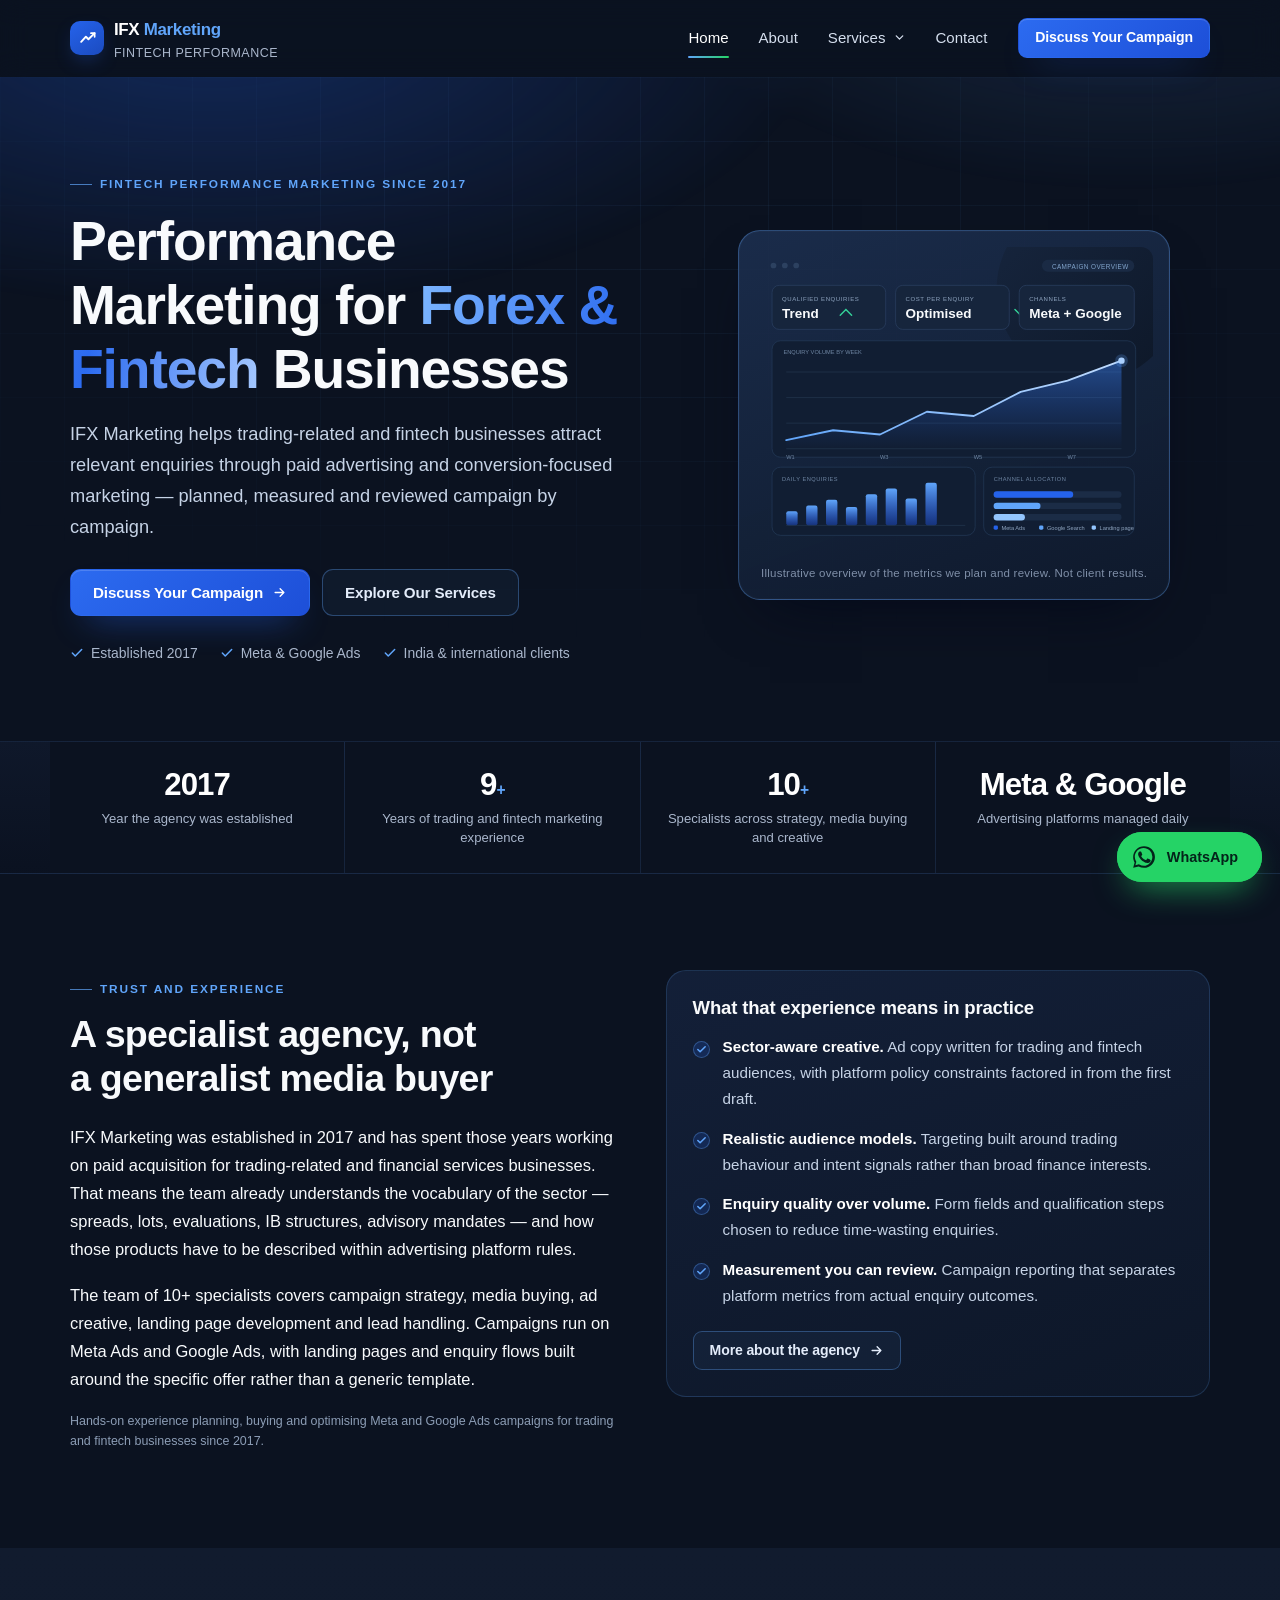
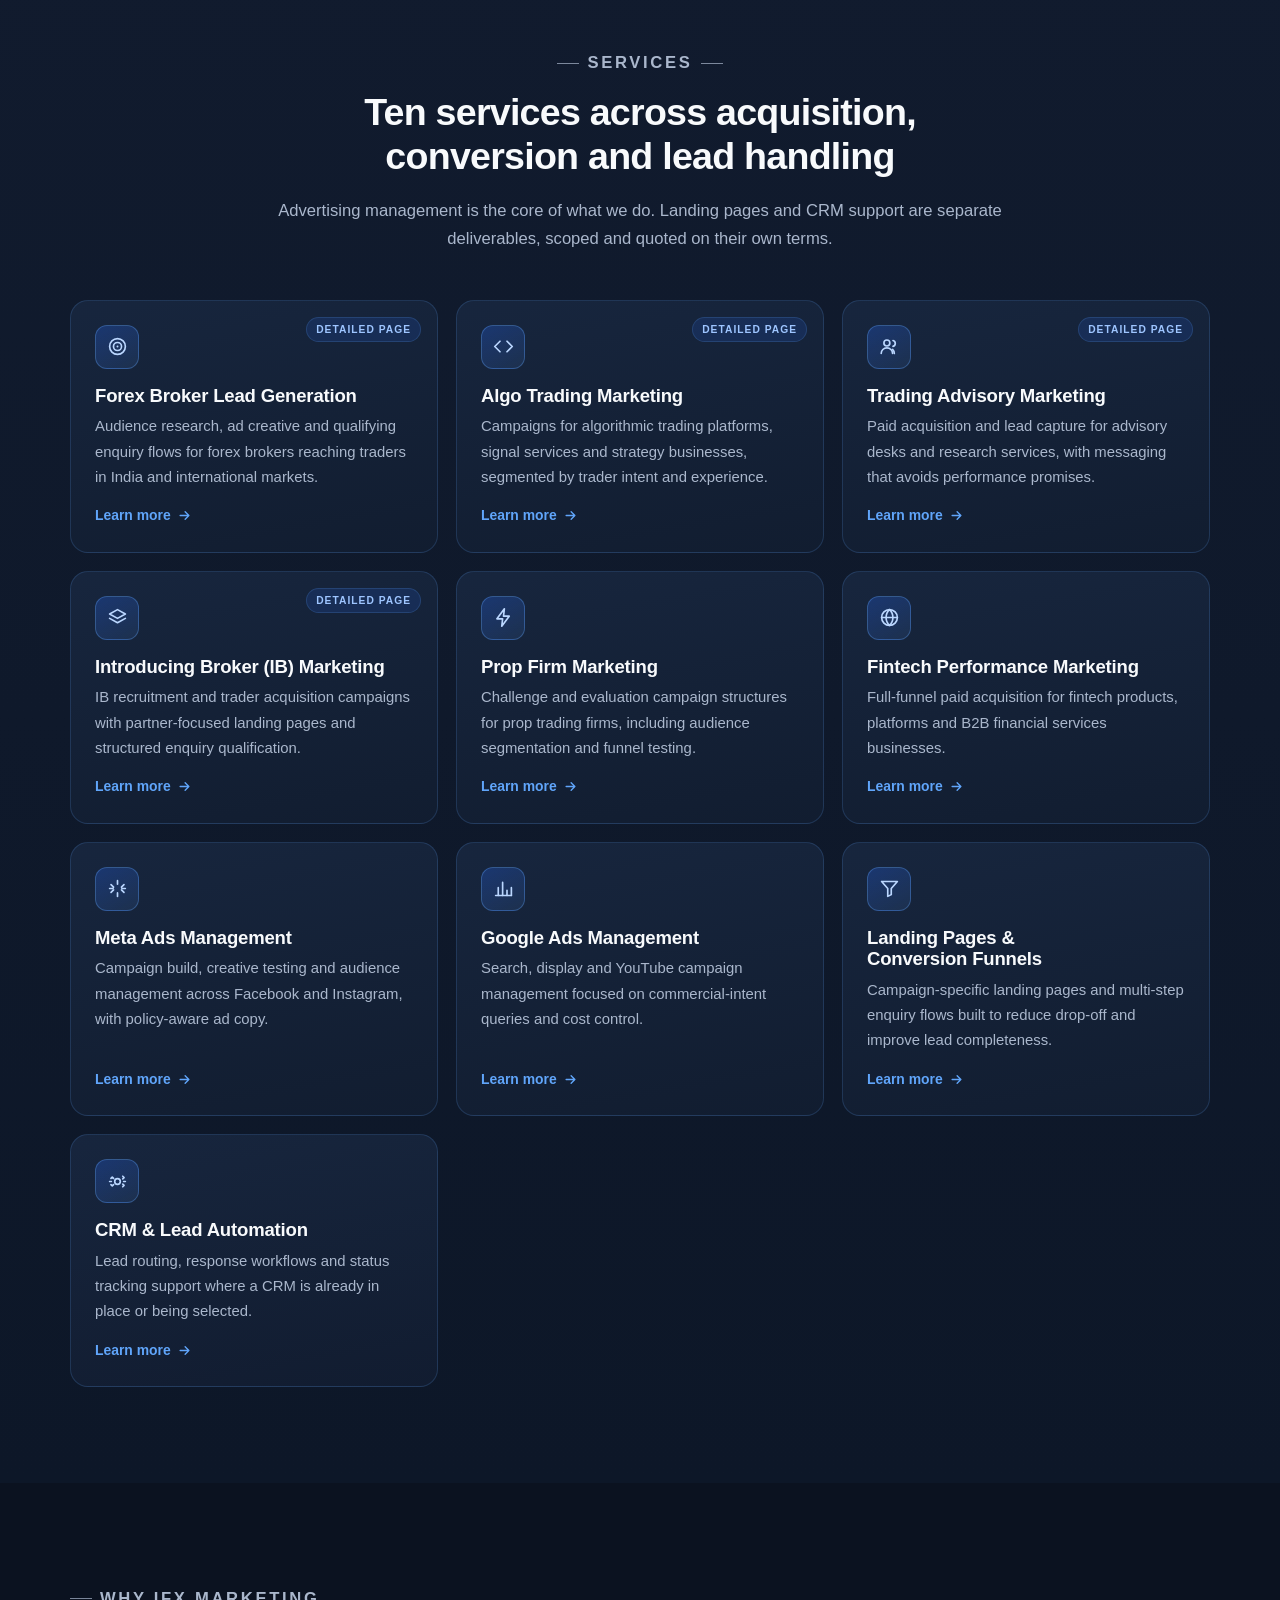
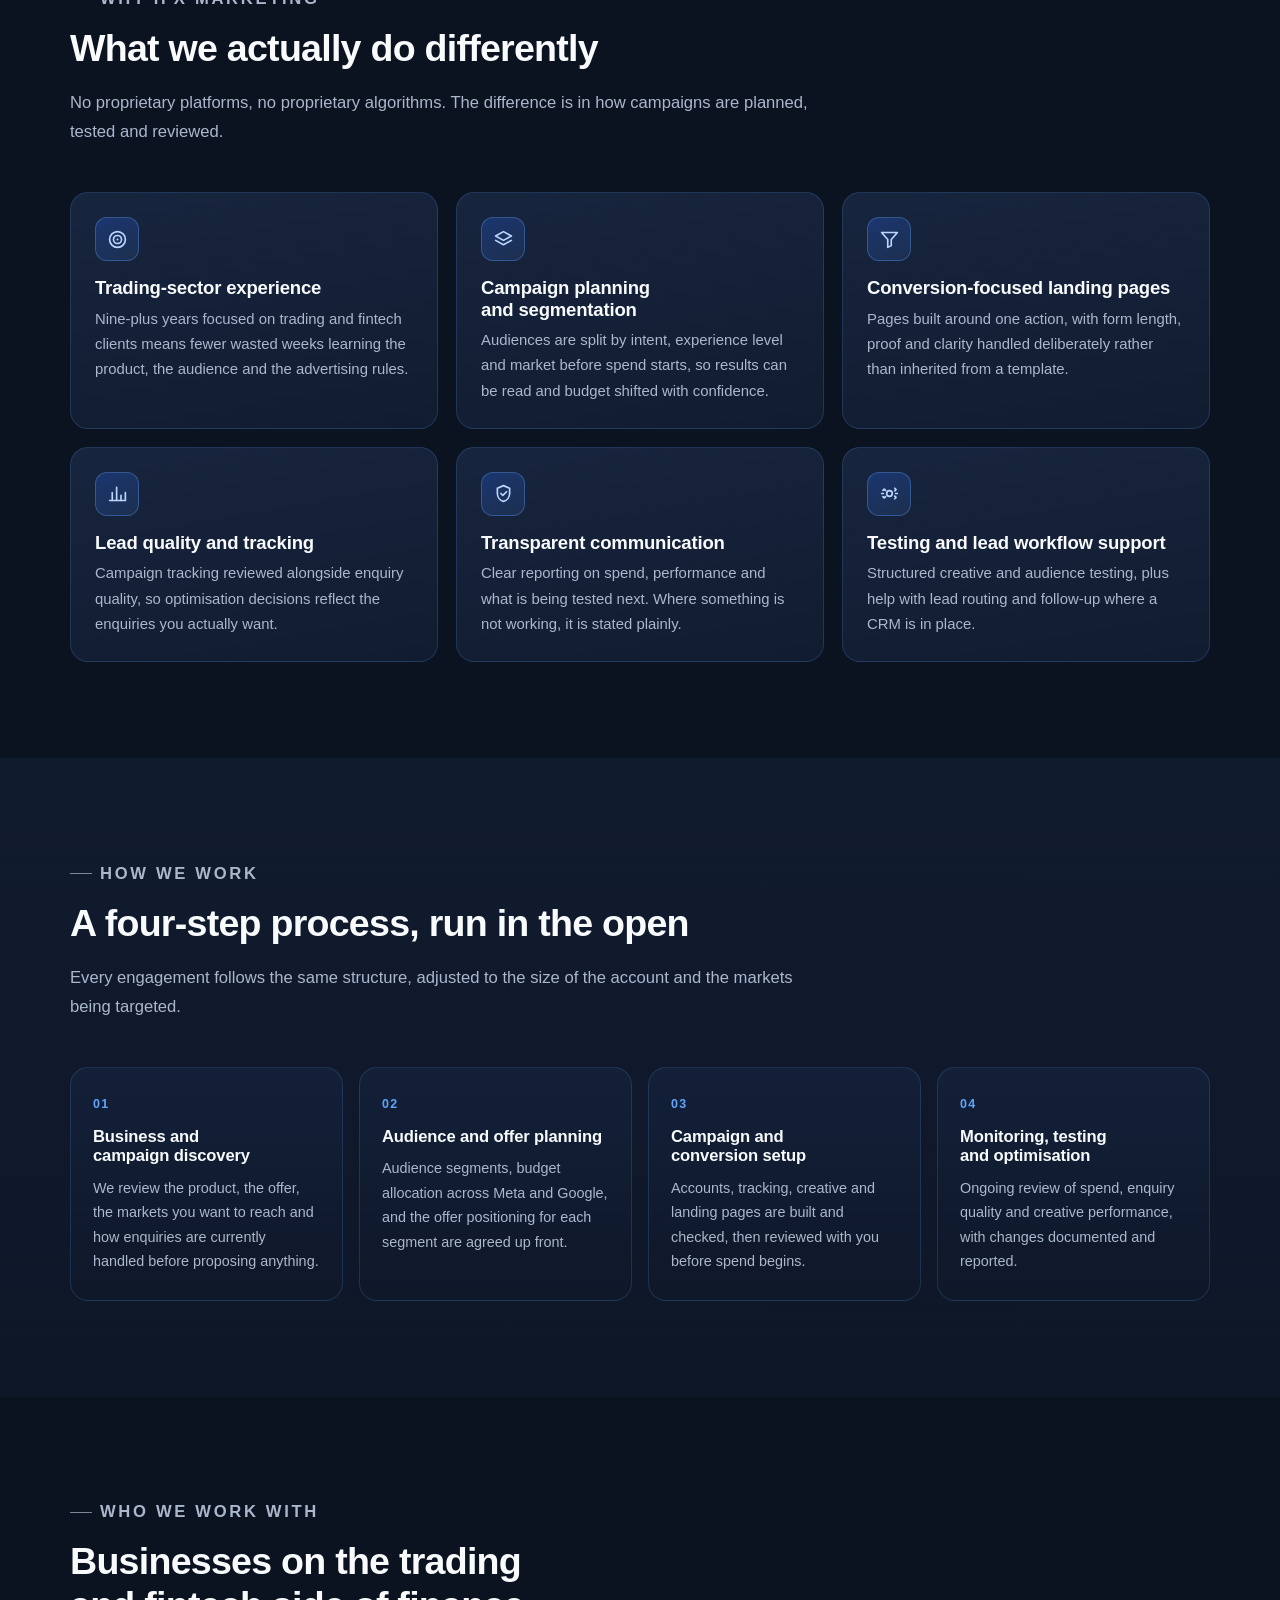
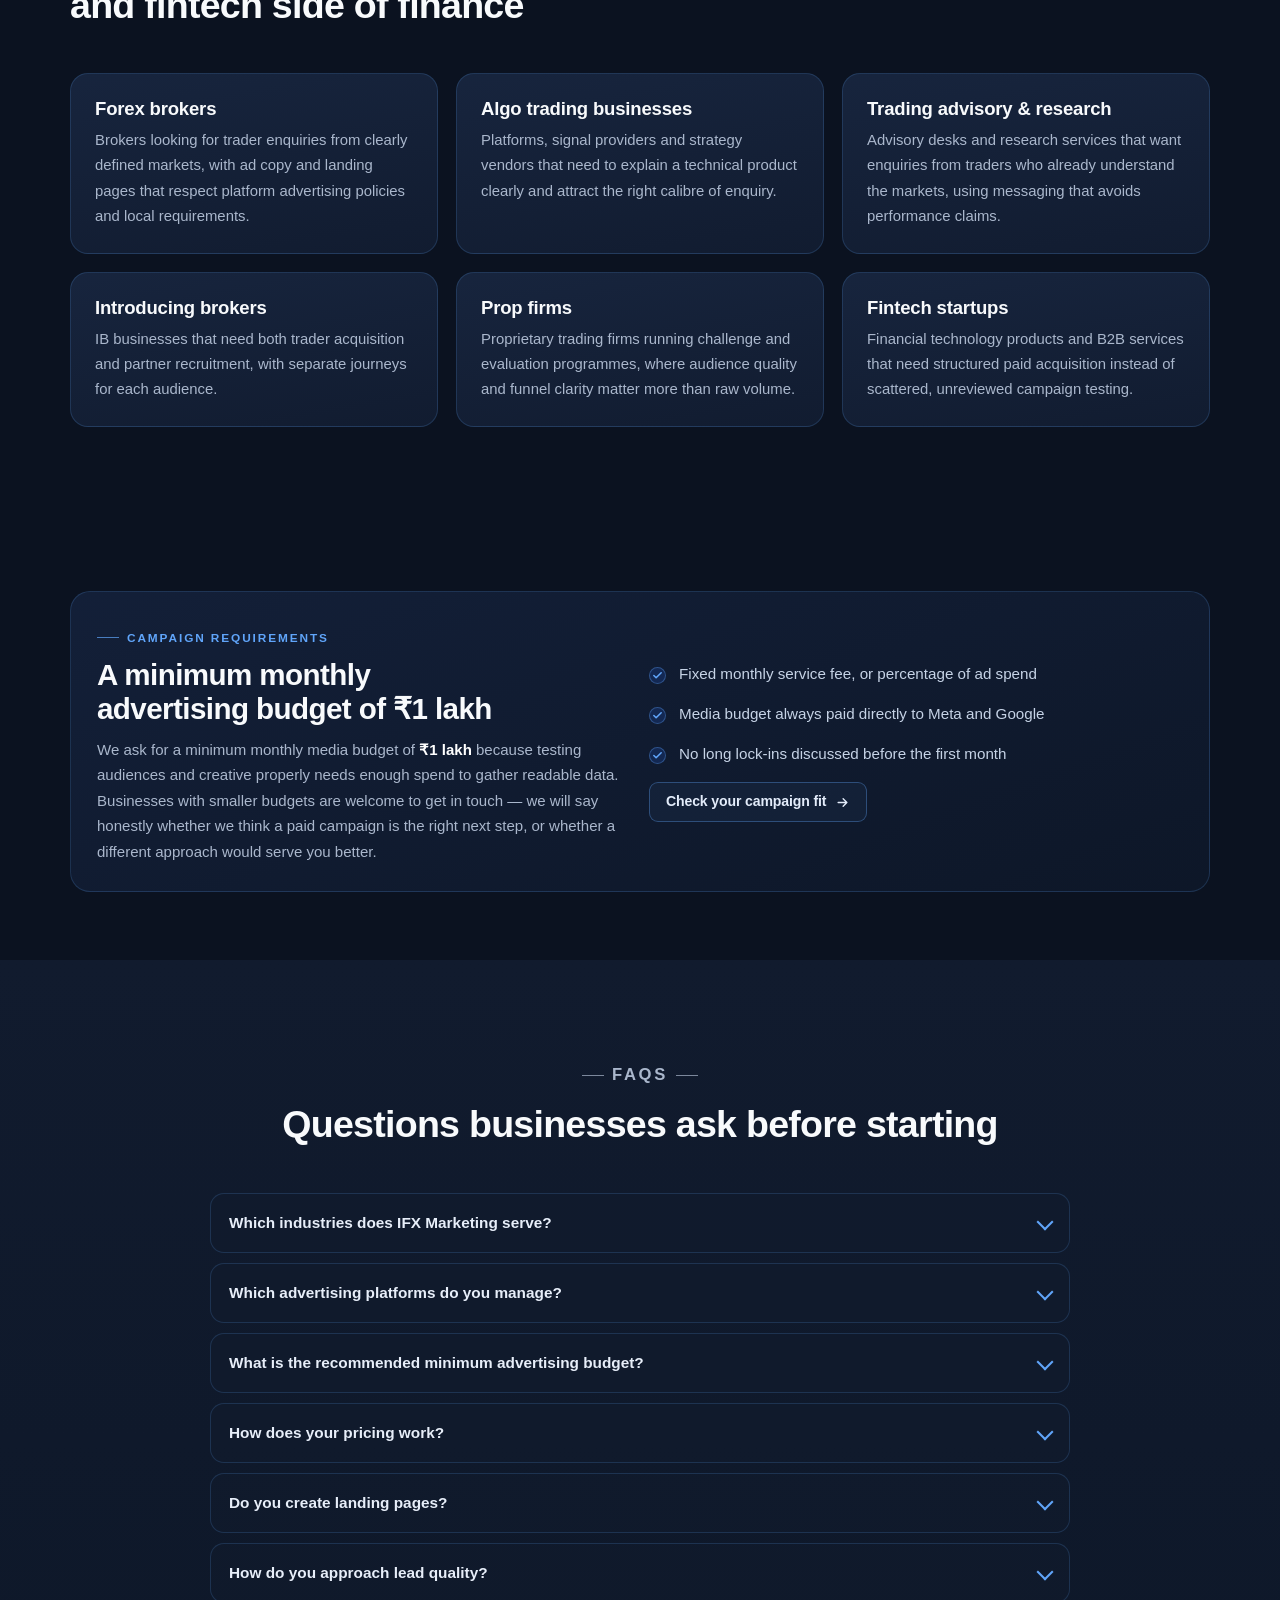
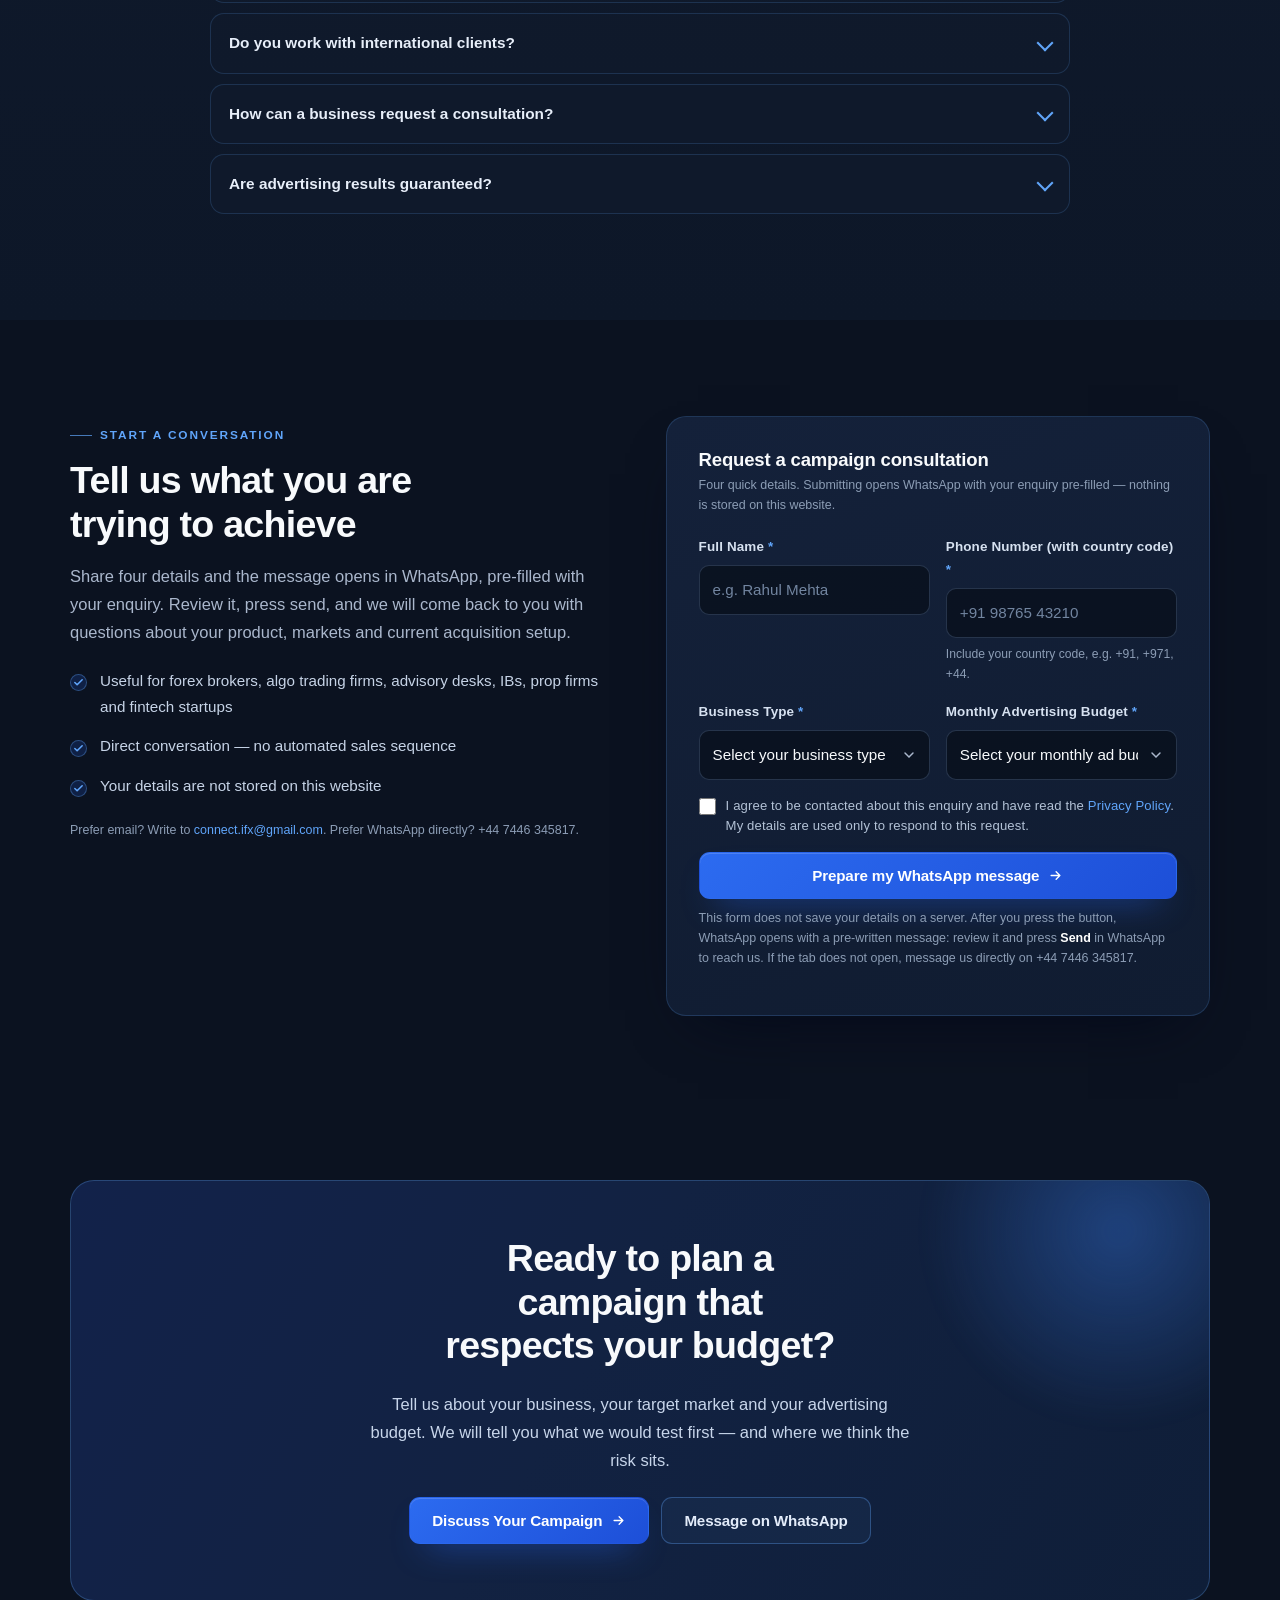
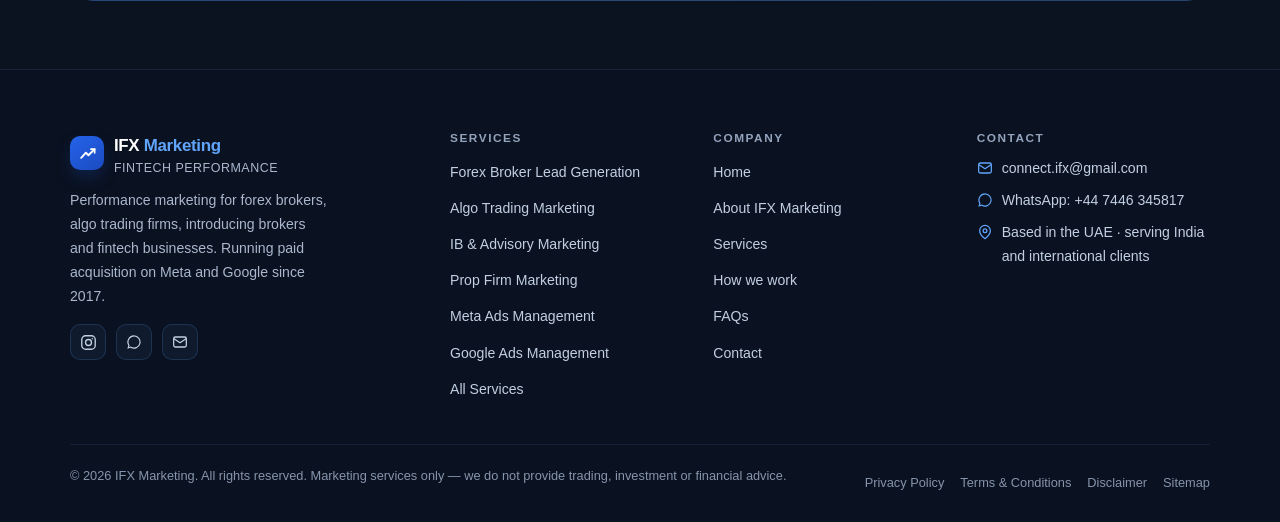
<file: ifxmarketing/index.html>
<!DOCTYPE html>
<html lang="en" class="no-js">
<head>
<meta charset="utf-8">
<meta name="viewport" content="width=device-width, initial-scale=1">
<title>Fintech Performance Marketing Agency | IFX Marketing</title>
<meta name="description" content="IFX Marketing is a fintech performance marketing agency established in 2017. Meta and Google Ads management, landing pages and lead generation for forex brokers, algo trading firms, IBs and prop firms.">
<link rel="canonical" href="https://ifxmarketing.com/">
<meta name="robots" content="index, follow, max-image-preview:large">
<meta name="theme-color" content="#0B1220">
<meta name="keywords" content="fintech performance marketing agency, forex lead generation agency, forex broker marketing, algo trading marketing agency, trading advisory lead generation, introducing broker marketing, Meta Ads for fintech, Google Ads for fintech, fintech lead generation India">

<!-- Open Graph -->
<meta property="og:type" content="website">
<meta property="og:site_name" content="IFX Marketing">
<meta property="og:locale" content="en_US">
<meta property="og:url" content="https://ifxmarketing.com/">
<meta property="og:title" content="Fintech Performance Marketing Agency | IFX Marketing">
<meta property="og:description" content="IFX Marketing is a fintech performance marketing agency established in 2017. Meta and Google Ads management, landing pages and lead generation for forex brokers, algo trading firms, IBs and prop firms.">
<meta property="og:image" content="https://ifxmarketing.com/assets/images/og-image.svg">
<meta property="og:image:alt" content="IFX Marketing — performance marketing for forex and fintech businesses">

<!-- Twitter -->
<meta name="twitter:card" content="summary_large_image">
<meta name="twitter:title" content="Fintech Performance Marketing Agency | IFX Marketing">
<meta name="twitter:description" content="IFX Marketing is a fintech performance marketing agency established in 2017. Meta and Google Ads management, landing pages and lead generation for forex brokers, algo trading firms, IBs and prop firms.">
<meta name="twitter:image" content="https://ifxmarketing.com/assets/images/og-image.svg">

<link rel="icon" href="assets/favicon.svg" type="image/svg+xml">
<link rel="apple-touch-icon" href="assets/favicon.svg">
<link rel="manifest" href="site.webmanifest">
<link rel="stylesheet" href="css/style.css">
<script src="js/config.js" defer></script>
<script src="js/script.js" defer></script>
<script type="application/ld+json">
{
  "@context": "https://schema.org",
  "@type": "Organization",
  "@id": "https://ifxmarketing.com/#organization",
  "name": "IFX Marketing",
  "url": "https://ifxmarketing.com/",
  "logo": "https://ifxmarketing.com/assets/images/og-image.svg",
  "description": "Fintech performance marketing agency established in 2017, running Meta Ads and Google Ads campaigns for forex brokers, algo trading firms, introducing brokers and fintech businesses.",
  "foundingDate": "2017",
  "email": "connect.ifx@gmail.com",
  "areaServed": ["IN", "AE", "GB"],
  "knowsAbout": ["fintech performance marketing", "forex lead generation", "Meta Ads", "Google Ads", "conversion funnel optimization"],
  "sameAs": ["https://www.instagram.com/ifx_marketing/"],
  "contactPoint": [{
    "@type": "ContactPoint",
    "contactType": "sales",
    "telephone": "+447446345817",
    "email": "connect.ifx@gmail.com",
    "availableLanguage": ["English"]
  }]
}
</script>
<script type="application/ld+json">
{
  "@context": "https://schema.org",
  "@type": "WebSite",
  "@id": "https://ifxmarketing.com/#website",
  "url": "https://ifxmarketing.com/",
  "name": "IFX Marketing",
  "inLanguage": "en",
  "publisher": { "@id": "https://ifxmarketing.com/#organization" }
}
</script>
<script type="application/ld+json">
{"@context":"https://schema.org","@type":"FAQPage","mainEntity":[{"@type":"Question","name":"Which industries does IFX Marketing serve?","acceptedAnswer":{"@type":"Answer","text":"We work with forex brokers, algorithmic trading businesses, trading advisory and research companies, introducing brokers, prop firms and broader fintech startups. Our paid advertising work is concentrated on trading-related and financial services businesses, where audience targeting and advertising policy requirements are specific."}},{"@type":"Question","name":"Which advertising platforms do you manage?","acceptedAnswer":{"@type":"Answer","text":"Primarily Meta Ads (Facebook and Instagram) and Google Ads, including search, display and YouTube where relevant. Depending on the campaign we may also recommend platform-appropriate landing pages and lead-handling workflows rather than adding more channels without a clear purpose."}},{"@type":"Question","name":"What is the recommended minimum advertising budget?","acceptedAnswer":{"@type":"Answer","text":"We generally work with businesses that can commit ₹1 lakh or more per month in advertising spend. Below that level there is often not enough data to test audiences and creatives properly, which makes optimisation slow and results harder to read."}},{"@type":"Question","name":"How does your pricing work?","acceptedAnswer":{"@type":"Answer","text":"We quote either a fixed monthly service fee or a percentage of advertising spend, depending on scope and how the account will be structured. Both models are discussed transparently before work begins, and the fee is always separate from the media budget paid to Meta or Google."}},{"@type":"Question","name":"Do you create landing pages?","acceptedAnswer":{"@type":"Answer","text":"Yes. Campaign-specific landing pages and multi-step enquiry flows are part of the scope when they are needed. This is a separate deliverable from ad management, and the scope, timeline and cost are agreed before the campaign starts."}},{"@type":"Question","name":"How do you approach lead quality?","acceptedAnswer":{"@type":"Answer","text":"Lead quality is addressed at three levels: audience and offer definition, the fields and steps used in the enquiry form, and what happens after a lead arrives. We review enquiry quality with you during the engagement and adjust targeting, creative and form requirements accordingly. We do not guarantee a specific lead-to-client conversion rate."}},{"@type":"Question","name":"Do you work with international clients?","acceptedAnswer":{"@type":"Answer","text":"Yes. Our primary market is India, and we also work with international clients. Targeting, ad copy and platform policy requirements vary by country, so campaigns are planned per market rather than reused across geographies."}},{"@type":"Question","name":"How can a business request a consultation?","acceptedAnswer":{"@type":"Answer","text":"Use the enquiry form on this page or the contact page, email connect.ifx@gmail.com, or message us on WhatsApp at +44 7446 345817. Share your business type and approximate monthly advertising budget so the first conversation can focus on campaign fit."}},{"@type":"Question","name":"Are advertising results guaranteed?","acceptedAnswer":{"@type":"Answer","text":"No. Paid advertising outcomes depend on factors outside any agency's control, including the offer, pricing, market conditions, landing page experience, sales follow-up and platform auction dynamics. We do not guarantee leads, sales, profits or advertising approval, and we do not promise specific search rankings."}}]}
</script>
</head>
<body>
<a class="skip-link" href="#main">Skip to main content</a><header class="site-header" id="site-header">
  <div class="container header-inner">
    <a class="brand" href="index.html" aria-label="IFX Marketing — home">
      <span class="brand-mark" aria-hidden="true"><svg width="19" height="19" viewBox="0 0 24 24" fill="none"><path d="M4 17.5 10 11l3.2 3.2L21 6.5" stroke="#fff" stroke-width="2.4" stroke-linecap="round" stroke-linejoin="round"/><path d="M16.4 6.5H21v4.6" stroke="#fff" stroke-width="2.2" stroke-linecap="round" stroke-linejoin="round"/></svg></span>
      <span class="brand-text">IFX <span>Marketing</span><em>Fintech Performance</em></span>
    </a>
    <nav class="nav" id="primary-nav" aria-label="Primary">
      <ul class="nav-list">
        <li><a class="nav-link" href="index.html" aria-current="page">Home</a></li>
        <li><a class="nav-link" href="about.html">About</a></li>
        <li>
          <button class="nav-drop-toggle" type="button" aria-expanded="false" aria-controls="services-menu">Services <svg width="13" height="13" viewBox="0 0 24 24" fill="none" stroke="currentColor" stroke-width="2.4" stroke-linecap="round" stroke-linejoin="round" aria-hidden="true"><path d="m6 9 6 6 6-6"/></svg></button>
          <ul class="dropdown" id="services-menu">
            <li><a href="forex-lead-generation.html">Forex Broker Lead Generation<span>Paid acquisition for regulated brokers</span></a></li><li><a href="algo-trading-marketing.html">Algo Trading Marketing<span>Campaigns for algorithmic trading firms</span></a></li><li><a href="ib-advisory-marketing.html">IB &amp; Advisory Marketing<span>Introducing brokers and advisory desks</span></a></li><li><a href="services.html">All services overview<span>Ten services across ads, funnels and CRM</span></a></li>
          </ul>
        </li>
        <li><a class="nav-link" href="contact.html">Contact</a></li>
        <li class="nav-cta-mobile"><a class="btn btn-primary btn-block" href="contact.html#enquiry">Discuss Your Campaign</a></li>
      </ul>
    </nav>
    <div class="header-actions">
      <a class="btn btn-primary btn-sm" href="contact.html#enquiry">Discuss Your Campaign</a>
      <button class="nav-toggle" type="button" aria-expanded="false" aria-controls="primary-nav" aria-label="Open menu"><span></span></button>
    </div>
  </div>
</header>
<main id="main">
  <section class="hero" aria-labelledby="hero-h">
    <div class="container hero-grid">
      <div class="hero-copy">
        <p class="eyebrow">Fintech performance marketing since 2017</p>
        <h1 id="hero-h">Performance Marketing for <span class="accent">Forex &amp; Fintech</span> Businesses</h1>
        <p class="hero-lede">IFX Marketing helps trading-related and fintech businesses attract relevant enquiries through paid advertising and conversion-focused marketing — planned, measured and reviewed campaign by campaign.</p>
        <div class="hero-actions">
          <a class="btn btn-primary" href="contact.html#enquiry">Discuss Your Campaign <svg width="15" height="15" viewBox="0 0 24 24" fill="none" stroke="currentColor" stroke-width="2.2" stroke-linecap="round" stroke-linejoin="round" aria-hidden="true"><path d="M5 12h14M13 6l6 6-6 6"/></svg></a>
          <a class="btn btn-ghost" href="services.html">Explore Our Services</a>
        </div>
        <ul class="hero-meta">
          <li><svg width="14" height="14" viewBox="0 0 24 24" fill="none" stroke="currentColor" stroke-width="2.6" stroke-linecap="round" stroke-linejoin="round" aria-hidden="true"><path d="M20 6 9 17l-5-5"/></svg> Established 2017</li>
          <li><svg width="14" height="14" viewBox="0 0 24 24" fill="none" stroke="currentColor" stroke-width="2.6" stroke-linecap="round" stroke-linejoin="round" aria-hidden="true"><path d="M20 6 9 17l-5-5"/></svg> Meta &amp; Google Ads</li>
          <li><svg width="14" height="14" viewBox="0 0 24 24" fill="none" stroke="currentColor" stroke-width="2.6" stroke-linecap="round" stroke-linejoin="round" aria-hidden="true"><path d="M20 6 9 17l-5-5"/></svg> India &amp; international clients</li>
        </ul>
      </div>
      <figure class="hero-visual">
  <svg viewBox="0 0 560 430" role="img" aria-labelledby="hv-t hv-d" xmlns="http://www.w3.org/2000/svg">
    <title id="hv-t">Illustrative paid acquisition overview</title>
    <desc id="hv-d">A stylised marketing analytics panel showing a rising enquiry trend, a daily enquiry bar chart, channel allocation between Meta and Google Search, and cost-per-enquiry trending down. All figures are illustrative placeholders, not reported client results.</desc>
    <defs>
      <linearGradient id="hv-panel" x1="0" y1="0" x2="1" y2="1">
        <stop offset="0" stop-color="#17263F"/><stop offset="1" stop-color="#0D1727"/>
      </linearGradient>
      <linearGradient id="hv-area" x1="0" y1="0" x2="0" y2="1">
        <stop offset="0" stop-color="#3B82F6" stop-opacity=".45"/>
        <stop offset="1" stop-color="#2563EB" stop-opacity="0"/>
      </linearGradient>
      <linearGradient id="hv-line" x1="0" y1="0" x2="1" y2="0">
        <stop offset="0" stop-color="#60A5FA"/><stop offset="1" stop-color="#BFDBFE"/>
      </linearGradient>
      <linearGradient id="hv-bar" x1="0" y1="1" x2="0" y2="0">
        <stop offset="0" stop-color="#1D4ED8" stop-opacity=".45"/><stop offset="1" stop-color="#60A5FA"/>
      </linearGradient>
      <linearGradient id="hv-glow" x1="0" y1="0" x2="1" y2="1">
        <stop offset="0" stop-color="#2563EB" stop-opacity=".55"/><stop offset="1" stop-color="#2563EB" stop-opacity="0"/>
      </linearGradient>
    </defs>

    <rect x="0" y="0" width="560" height="430" rx="14" fill="url(#panel)"/>
    <circle cx="470" cy="60" r="130" fill="url(#hv-panel)"/>

    <!-- top bar -->
    <g opacity=".9">
      <circle cx="26" cy="26" r="4" fill="#2F4463"/><circle cx="42" cy="26" r="4" fill="#2F4463"/><circle cx="58" cy="26" r="4" fill="#2F4463"/>
      <rect x="404" y="18" width="130" height="17" rx="8.5" fill="#1B2C46"/>
      <text x="418" y="30.5" font-family="Arial,Helvetica,sans-serif" font-size="9" fill="#8FB3DD" letter-spacing=".6">CAMPAIGN OVERVIEW</text>
    </g>

    <!-- KPI tiles -->
    <g font-family="Arial,Helvetica,sans-serif">
      <rect x="24" y="54" width="160" height="62" rx="10" fill="#16253C" stroke="#2B4062"/>
      <text x="38" y="76" font-size="8.5" fill="#8FA5C0" letter-spacing=".8">QUALIFIED ENQUIRIES</text>
      <text x="38" y="100" font-size="19" font-weight="bold" fill="#F8FAFC">Trend</text>
      <path d="M120 96l8-8 8 8" stroke="#34D399" stroke-width="2" fill="none" stroke-linecap="round"/>

      <rect x="198" y="54" width="160" height="62" rx="10" fill="#16253C" stroke="#2B4062"/>
      <text x="212" y="76" font-size="8.5" fill="#8FA5C0" letter-spacing=".8">COST PER ENQUIRY</text>
      <text x="212" y="100" font-size="19" font-weight="bold" fill="#F8FAFC">Optimised</text>
      <path d="M366 88l8 8 8-8" stroke="#34D399" stroke-width="2" fill="none" stroke-linecap="round"/>

      <rect x="372" y="54" width="162" height="62" rx="10" fill="#16253C" stroke="#2B4062"/>
      <text x="386" y="76" font-size="8.5" fill="#8FA5C0" letter-spacing=".8">CHANNELS</text>
      <text x="386" y="100" font-size="19" font-weight="bold" fill="#F8FAFC">Meta + Google</text>
    </g>

    <!-- line chart -->
    <g>
      <rect x="24" y="132" width="512" height="164" rx="12" fill="#111E33" stroke="#243A59"/>
      <g stroke="#22364F" stroke-width="1">
        <line x1="44" y1="176" x2="516" y2="176"/>
        <line x1="44" y1="212" x2="516" y2="212"/>
        <line x1="44" y1="248" x2="516" y2="248"/>
        <line x1="44" y1="284" x2="516" y2="284"/>
      </g>
      <path d="M44 272 L110 258 L176 264 L242 232 L308 238 L374 204 L440 188 L516 160 L516 284 L44 284 Z" fill="url(#hv-area)"/>
      <path d="M44 272 L110 258 L176 264 L242 232 L308 238 L374 204 L440 188 L516 160"
            fill="none" stroke="url(#hv-line)" stroke-width="2.6" stroke-linecap="round" stroke-linejoin="round"/>
      <circle cx="516" cy="160" r="4.5" fill="#BFDBFE"/>
      <circle cx="516" cy="160" r="9" fill="#60A5FA" opacity=".22"/>
      <g font-family="Arial,Helvetica,sans-serif" font-size="8" fill="#6F86A3">
        <text x="40" y="150">ENQUIRY VOLUME BY WEEK</text>
        <text x="44" y="298">W1</text><text x="176" y="298">W3</text><text x="308" y="298">W5</text><text x="440" y="298">W7</text>
      </g>
    </g>

    <!-- bars + channel split -->
    <g font-family="Arial,Helvetica,sans-serif">
      <rect x="24" y="310" width="286" height="96" rx="12" fill="#111E33" stroke="#243A59"/>
      <text x="38" y="330" font-size="8" fill="#6F86A3" letter-spacing=".7">DAILY ENQUIRIES</text>
      <g fill="url(#hv-bar)">
        <rect x="44"  y="372" width="16" height="20" rx="3"/>
        <rect x="72"  y="364" width="16" height="28" rx="3"/>
        <rect x="100" y="356" width="16" height="36" rx="3"/>
        <rect x="128" y="366" width="16" height="26" rx="3"/>
        <rect x="156" y="348" width="16" height="44" rx="3"/>
        <rect x="184" y="340" width="16" height="52" rx="3"/>
        <rect x="212" y="354" width="16" height="38" rx="3"/>
        <rect x="240" y="332" width="16" height="60" rx="3"/>
      </g>
      <line x1="44" y1="392" x2="296" y2="392" stroke="#22364F"/>

      <rect x="322" y="310" width="212" height="96" rx="12" fill="#111E33" stroke="#243A59"/>
      <text x="336" y="330" font-size="8" fill="#6F86A3" letter-spacing=".7">CHANNEL ALLOCATION</text>
      <g>
        <rect x="336" y="344" width="180" height="9" rx="4.5" fill="#1B2C46"/>
        <rect x="336" y="344" width="112" height="9" rx="4.5" fill="#2563EB"/>
        <rect x="336" y="360" width="180" height="9" rx="4.5" fill="#1B2C46"/>
        <rect x="336" y="360" width="66" height="9" rx="4.5" fill="#60A5FA"/>
        <rect x="336" y="376" width="180" height="9" rx="4.5" fill="#1B2C46"/>
        <rect x="336" y="376" width="44" height="9" rx="4.5" fill="#93C5FD"/>
      </g>
      <g font-size="8" fill="#8FA5C0">
        <rect x="336" y="392" width="6" height="6" rx="2" fill="#2563EB"/><text x="347" y="398">Meta Ads</text>
        <rect x="400" y="392" width="6" height="6" rx="2" fill="#60A5FA"/><text x="411" y="398">Google Search</text>
        <rect x="474" y="392" width="6" height="6" rx="2" fill="#93C5FD"/><text x="485" y="398">Landing page</text>
      </g>
    </g>
  </svg>
  <figcaption>Illustrative overview of the metrics we plan and review. Not client results.</figcaption>
</figure>
    </div>
  </section>

  <section class="trust-strip" aria-label="Agency experience at a glance">
    <div class="container" style="padding-inline:0">
      <div class="trust-grid">
        <div class="trust-item">
          <div class="num">2017</div>
          <div class="lbl">Year the agency was established</div>
        </div>
        <div class="trust-item">
          <div class="num">9<small>+</small></div>
          <div class="lbl">Years of trading and fintech marketing experience</div>
        </div>
        <div class="trust-item">
          <div class="num">10<small>+</small></div>
          <div class="lbl">Specialists across strategy, media buying and creative</div>
        </div>
        <div class="trust-item">
          <div class="num" data-ifx-adspend-value>Meta &amp; Google</div>
          <div class="lbl" data-ifx-adspend-label>Advertising platforms managed daily</div>
        </div>
      </div>
    </div>
  </section>

  <section class="section" id="trust" aria-labelledby="trust-h">
    <div class="container split">
      <div class="reveal">
        <p class="eyebrow">Trust and experience</p>
        <h2 id="trust-h">A specialist agency, not a generalist media buyer</h2>
        <p>IFX Marketing was established in 2017 and has spent those years working on paid acquisition for trading-related and financial services businesses. That means the team already understands the vocabulary of the sector — spreads, lots, evaluations, IB structures, advisory mandates — and how those products have to be described within advertising platform rules.</p>
        <p>The team of 10+ specialists covers campaign strategy, media buying, ad creative, landing page development and lead handling. Campaigns run on Meta Ads and Google Ads, with landing pages and enquiry flows built around the specific offer rather than a generic template.</p>
        <p class="form-note" data-ifx-adspend-note>Hands-on experience planning, buying and optimising Meta and Google Ads campaigns for trading and fintech businesses since 2017.</p>
      </div>
      <div class="panel reveal" data-reveal-delay="80">
        <h3 style="margin-bottom:16px">What that experience means in practice</h3>
        <ul class="feature-list">
          <li><strong>Sector-aware creative.</strong> Ad copy written for trading and fintech audiences, with platform policy constraints factored in from the first draft.</li>
          <li><strong>Realistic audience models.</strong> Targeting built around trading behaviour and intent signals rather than broad finance interests.</li>
          <li><strong>Enquiry quality over volume.</strong> Form fields and qualification steps chosen to reduce time-wasting enquiries.</li>
          <li><strong>Measurement you can review.</strong> Campaign reporting that separates platform metrics from actual enquiry outcomes.</li>
        </ul>
        <a class="btn btn-ghost btn-sm" href="about.html" style="margin-top:8px">More about the agency <svg width="15" height="15" viewBox="0 0 24 24" fill="none" stroke="currentColor" stroke-width="2.2" stroke-linecap="round" stroke-linejoin="round" aria-hidden="true"><path d="M5 12h14M13 6l6 6-6 6"/></svg></a>
      </div>
    </div>
  </section>

  <section class="section section--alt" id="services" aria-labelledby="services-h">
    <div class="container">
      <div class="section-head center">
        <p class="eyebrow center">Services</p>
        <h2 id="services-h">Ten services across acquisition, conversion and lead handling</h2>
        <p>Advertising management is the core of what we do. Landing pages and CRM support are separate deliverables, scoped and quoted on their own terms.</p>
      </div>
      <div class="grid grid-3"><article class="card service-card reveal" data-reveal-delay="0">
  <span class="tag">Detailed page</span>
  <div class="icon-badge"><svg width="21" height="21" viewBox="0 0 24 24" fill="none" stroke="currentColor" stroke-width="1.9" stroke-linecap="round" stroke-linejoin="round" aria-hidden="true"><circle cx="12" cy="12" r="9"/><circle cx="12" cy="12" r="4.6"/><circle cx="12" cy="12" r="1.1" fill="currentColor" stroke="none"/></svg></div>
  <h3>Forex Broker Lead Generation</h3>
  <p>Audience research, ad creative and qualifying enquiry flows for forex brokers reaching traders in India and international markets.</p>
  <a class="card-link" href="forex-lead-generation.html">Learn more <svg width="15" height="15" viewBox="0 0 24 24" fill="none" stroke="currentColor" stroke-width="2.2" stroke-linecap="round" stroke-linejoin="round" aria-hidden="true"><path d="M5 12h14M13 6l6 6-6 6"/></svg></a>
</article><article class="card service-card reveal" data-reveal-delay="45">
  <span class="tag">Detailed page</span>
  <div class="icon-badge"><svg width="21" height="21" viewBox="0 0 24 24" fill="none" stroke="currentColor" stroke-width="1.9" stroke-linecap="round" stroke-linejoin="round" aria-hidden="true"><path d="m8 6-6 6 6 6M16 6l6 6-6 6"/></svg></div>
  <h3>Algo Trading Marketing</h3>
  <p>Campaigns for algorithmic trading platforms, signal services and strategy businesses, segmented by trader intent and experience.</p>
  <a class="card-link" href="algo-trading-marketing.html">Learn more <svg width="15" height="15" viewBox="0 0 24 24" fill="none" stroke="currentColor" stroke-width="2.2" stroke-linecap="round" stroke-linejoin="round" aria-hidden="true"><path d="M5 12h14M13 6l6 6-6 6"/></svg></a>
</article><article class="card service-card reveal" data-reveal-delay="90">
  <span class="tag">Detailed page</span>
  <div class="icon-badge"><svg width="21" height="21" viewBox="0 0 24 24" fill="none" stroke="currentColor" stroke-width="1.9" stroke-linecap="round" stroke-linejoin="round"><circle cx="9" cy="8" r="3.4"/><path d="M2.5 20a6.5 6.5 0 0 1 13 0"/><path d="M16 5.2a3.4 3.4 0 0 1 0 6.6M17.5 20a6.4 6.4 0 0 0-2-4.6"/></svg></div>
  <h3>Trading Advisory Marketing</h3>
  <p>Paid acquisition and lead capture for advisory desks and research services, with messaging that avoids performance promises.</p>
  <a class="card-link" href="ib-advisory-marketing.html">Learn more <svg width="15" height="15" viewBox="0 0 24 24" fill="none" stroke="currentColor" stroke-width="2.2" stroke-linecap="round" stroke-linejoin="round" aria-hidden="true"><path d="M5 12h14M13 6l6 6-6 6"/></svg></a>
</article><article class="card service-card reveal" data-reveal-delay="135">
  <span class="tag">Detailed page</span>
  <div class="icon-badge"><svg width="21" height="21" viewBox="0 0 24 24" fill="none" stroke="currentColor" stroke-width="1.9" stroke-linecap="round" stroke-linejoin="round" aria-hidden="true"><path d="m12 3 9 5-9 5-9-5 9-5Z"/><path d="m3 13 9 5 9-5"/></svg></div>
  <h3>Introducing Broker (IB) Marketing</h3>
  <p>IB recruitment and trader acquisition campaigns with partner-focused landing pages and structured enquiry qualification.</p>
  <a class="card-link" href="ib-advisory-marketing.html">Learn more <svg width="15" height="15" viewBox="0 0 24 24" fill="none" stroke="currentColor" stroke-width="2.2" stroke-linecap="round" stroke-linejoin="round" aria-hidden="true"><path d="M5 12h14M13 6l6 6-6 6"/></svg></a>
</article><article class="card service-card reveal" data-reveal-delay="180">
  
  <div class="icon-badge"><svg width="21" height="21" viewBox="0 0 24 24" fill="none" stroke="currentColor" stroke-width="1.9" stroke-linecap="round" stroke-linejoin="round" aria-hidden="true"><path d="M13 2 4.5 13.5H11l-1 8.5 8.5-11.5H12l1-8.5Z"/></svg></div>
  <h3>Prop Firm Marketing</h3>
  <p>Challenge and evaluation campaign structures for prop trading firms, including audience segmentation and funnel testing.</p>
  <a class="card-link" href="services.html#prop-firm">Learn more <svg width="15" height="15" viewBox="0 0 24 24" fill="none" stroke="currentColor" stroke-width="2.2" stroke-linecap="round" stroke-linejoin="round" aria-hidden="true"><path d="M5 12h14M13 6l6 6-6 6"/></svg></a>
</article><article class="card service-card reveal" data-reveal-delay="225">
  
  <div class="icon-badge"><svg width="21" height="21" viewBox="0 0 24 24" fill="none" stroke="currentColor" stroke-width="1.9" stroke-linecap="round" stroke-linejoin="round" aria-hidden="true"><circle cx="12" cy="12" r="9"/><path d="M3 12h18M12 3c2.5 2.4 3.9 5.6 3.9 9S14.5 18.6 12 21c-2.5-2.4-3.9-5.6-3.9-9S9.5 5.4 12 3Z"/></svg></div>
  <h3>Fintech Performance Marketing</h3>
  <p>Full-funnel paid acquisition for fintech products, platforms and B2B financial services businesses.</p>
  <a class="card-link" href="services.html#fintech">Learn more <svg width="15" height="15" viewBox="0 0 24 24" fill="none" stroke="currentColor" stroke-width="2.2" stroke-linecap="round" stroke-linejoin="round" aria-hidden="true"><path d="M5 12h14M13 6l6 6-6 6"/></svg></a>
</article><article class="card service-card reveal" data-reveal-delay="240">
  
  <div class="icon-badge"><svg width="21" height="21" viewBox="0 0 24 24" fill="none" stroke="currentColor" stroke-width="1.9" stroke-linecap="round" stroke-linejoin="round" aria-hidden="true"><path d="M12 3v4M12 17v4M4.6 7.6l2.9 2.9M16.5 13.5l2.9 2.9M3 12h4M17 12h4M4.6 16.4l2.9-2.9M16.5 10.5l2.9-2.9"/></svg></div>
  <h3>Meta Ads Management</h3>
  <p>Campaign build, creative testing and audience management across Facebook and Instagram, with policy-aware ad copy.</p>
  <a class="card-link" href="services.html#meta-ads">Learn more <svg width="15" height="15" viewBox="0 0 24 24" fill="none" stroke="currentColor" stroke-width="2.2" stroke-linecap="round" stroke-linejoin="round" aria-hidden="true"><path d="M5 12h14M13 6l6 6-6 6"/></svg></a>
</article><article class="card service-card reveal" data-reveal-delay="240">
  
  <div class="icon-badge"><svg width="21" height="21" viewBox="0 0 24 24" fill="none" stroke="currentColor" stroke-width="1.9" stroke-linecap="round" stroke-linejoin="round" aria-hidden="true"><path d="M3 20h18"/><path d="M6 20V11M11 20V5M16 20v-6M21 20v-9"/></svg></div>
  <h3>Google Ads Management</h3>
  <p>Search, display and YouTube campaign management focused on commercial-intent queries and cost control.</p>
  <a class="card-link" href="services.html#google-ads">Learn more <svg width="15" height="15" viewBox="0 0 24 24" fill="none" stroke="currentColor" stroke-width="2.2" stroke-linecap="round" stroke-linejoin="round" aria-hidden="true"><path d="M5 12h14M13 6l6 6-6 6"/></svg></a>
</article><article class="card service-card reveal" data-reveal-delay="240">
  
  <div class="icon-badge"><svg width="21" height="21" viewBox="0 0 24 24" fill="none" stroke="currentColor" stroke-width="1.9" stroke-linecap="round" stroke-linejoin="round" aria-hidden="true"><path d="M3 4h18l-7 8v7l-4 2v-9L3 4Z"/></svg></div>
  <h3>Landing Pages &amp; Conversion Funnels</h3>
  <p>Campaign-specific landing pages and multi-step enquiry flows built to reduce drop-off and improve lead completeness.</p>
  <a class="card-link" href="services.html#landing-pages">Learn more <svg width="15" height="15" viewBox="0 0 24 24" fill="none" stroke="currentColor" stroke-width="2.2" stroke-linecap="round" stroke-linejoin="round" aria-hidden="true"><path d="M5 12h14M13 6l6 6-6 6"/></svg></a>
</article><article class="card service-card reveal" data-reveal-delay="240">
  
  <div class="icon-badge"><svg width="21" height="21" viewBox="0 0 24 24" fill="none" stroke="currentColor" stroke-width="1.9" stroke-linecap="round" stroke-linejoin="round" aria-hidden="true"><circle cx="12" cy="12" r="3.2"/><path d="M4.5 8.5 6 7l1.5 1.5M18 15l1.5 1.5-1.5 1.5M3 12h2M19 12h2M4.5 15.5 6 17l1.5-1.5M18 9l1.5-1.5L18 6"/></svg></div>
  <h3>CRM &amp; Lead Automation</h3>
  <p>Lead routing, response workflows and status tracking support where a CRM is already in place or being selected.</p>
  <a class="card-link" href="services.html#crm">Learn more <svg width="15" height="15" viewBox="0 0 24 24" fill="none" stroke="currentColor" stroke-width="2.2" stroke-linecap="round" stroke-linejoin="round" aria-hidden="true"><path d="M5 12h14M13 6l6 6-6 6"/></svg></a>
</article></div>
    </div>
  </section>

  <section class="section" id="why" aria-labelledby="why-h">
    <div class="container">
      <div class="section-head">
        <p class="eyebrow">Why IFX Marketing</p>
        <h2 id="why-h">What we actually do differently</h2>
        <p>No proprietary platforms, no proprietary algorithms. The difference is in how campaigns are planned, tested and reviewed.</p>
      </div>
      <div class="grid grid-3">
        <article class="card reveal"><div class="icon-badge"><svg width="21" height="21" viewBox="0 0 24 24" fill="none" stroke="currentColor" stroke-width="1.9" stroke-linecap="round" stroke-linejoin="round" aria-hidden="true"><circle cx="12" cy="12" r="9"/><circle cx="12" cy="12" r="4.6"/><circle cx="12" cy="12" r="1.1" fill="currentColor" stroke="none"/></svg></div><h3>Trading-sector experience</h3><p>Nine-plus years focused on trading and fintech clients means fewer wasted weeks learning the product, the audience and the advertising rules.</p></article>
        <article class="card reveal" data-reveal-delay="60"><div class="icon-badge"><svg width="21" height="21" viewBox="0 0 24 24" fill="none" stroke="currentColor" stroke-width="1.9" stroke-linecap="round" stroke-linejoin="round" aria-hidden="true"><path d="m12 3 9 5-9 5-9-5 9-5Z"/><path d="m3 13 9 5 9-5"/></svg></div><h3>Campaign planning and segmentation</h3><p>Audiences are split by intent, experience level and market before spend starts, so results can be read and budget shifted with confidence.</p></article>
        <article class="card reveal" data-reveal-delay="120"><div class="icon-badge"><svg width="21" height="21" viewBox="0 0 24 24" fill="none" stroke="currentColor" stroke-width="1.9" stroke-linecap="round" stroke-linejoin="round" aria-hidden="true"><path d="M3 4h18l-7 8v7l-4 2v-9L3 4Z"/></svg></div><h3>Conversion-focused landing pages</h3><p>Pages built around one action, with form length, proof and clarity handled deliberately rather than inherited from a template.</p></article>
        <article class="card reveal" data-reveal-delay="60"><div class="icon-badge"><svg width="21" height="21" viewBox="0 0 24 24" fill="none" stroke="currentColor" stroke-width="1.9" stroke-linecap="round" stroke-linejoin="round" aria-hidden="true"><path d="M3 20h18"/><path d="M6 20V11M11 20V5M16 20v-6M21 20v-9"/></svg></div><h3>Lead quality and tracking</h3><p>Campaign tracking reviewed alongside enquiry quality, so optimisation decisions reflect the enquiries you actually want.</p></article>
        <article class="card reveal" data-reveal-delay="120"><div class="icon-badge"><svg width="21" height="21" viewBox="0 0 24 24" fill="none" stroke="currentColor" stroke-width="1.9" stroke-linecap="round" stroke-linejoin="round" aria-hidden="true"><path d="M12 3 5 6v6c0 4.4 3 8.1 7 9 4-.9 7-4.6 7-9V6l-7-3Z"/><path d="m9 12 2.2 2.2L15.5 10"/></svg></div><h3>Transparent communication</h3><p>Clear reporting on spend, performance and what is being tested next. Where something is not working, it is stated plainly.</p></article>
        <article class="card reveal" data-reveal-delay="180"><div class="icon-badge"><svg width="21" height="21" viewBox="0 0 24 24" fill="none" stroke="currentColor" stroke-width="1.9" stroke-linecap="round" stroke-linejoin="round" aria-hidden="true"><circle cx="12" cy="12" r="3.2"/><path d="M4.5 8.5 6 7l1.5 1.5M18 15l1.5 1.5-1.5 1.5M3 12h2M19 12h2M4.5 15.5 6 17l1.5-1.5M18 9l1.5-1.5L18 6"/></svg></div><h3>Testing and lead workflow support</h3><p>Structured creative and audience testing, plus help with lead routing and follow-up where a CRM is in place.</p></article>
      </div>
    </div>
  </section>

  <section class="section section--alt" id="process" aria-labelledby="process-h">
    <div class="container">
      <div class="section-head">
        <p class="eyebrow">How we work</p>
        <h2 id="process-h">A four-step process, run in the open</h2>
        <p>Every engagement follows the same structure, adjusted to the size of the account and the markets being targeted.</p>
      </div>
      <div class="process">
        <article class="process-step reveal"><h3>Business and campaign discovery</h3><p>We review the product, the offer, the markets you want to reach and how enquiries are currently handled before proposing anything.</p></article>
        <article class="process-step reveal" data-reveal-delay="70"><h3>Audience and offer planning</h3><p>Audience segments, budget allocation across Meta and Google, and the offer positioning for each segment are agreed up front.</p></article>
        <article class="process-step reveal" data-reveal-delay="140"><h3>Campaign and conversion setup</h3><p>Accounts, tracking, creative and landing pages are built and checked, then reviewed with you before spend begins.</p></article>
        <article class="process-step reveal" data-reveal-delay="210"><h3>Monitoring, testing and optimisation</h3><p>Ongoing review of spend, enquiry quality and creative performance, with changes documented and reported.</p></article>
      </div>
    </div>
  </section>

  <section class="section" id="who" aria-labelledby="who-h">
    <div class="container">
      <div class="section-head">
        <p class="eyebrow">Who we work with</p>
        <h2 id="who-h">Businesses on the trading and fintech side of finance</h2>
      </div>
      <div class="grid grid-3"><article class="card reveal" data-reveal-delay="0">
  <h3>Forex brokers</h3>
  <p>Brokers looking for trader enquiries from clearly defined markets, with ad copy and landing pages that respect platform advertising policies and local requirements.</p>
</article><article class="card reveal" data-reveal-delay="45">
  <h3>Algo trading businesses</h3>
  <p>Platforms, signal providers and strategy vendors that need to explain a technical product clearly and attract the right calibre of enquiry.</p>
</article><article class="card reveal" data-reveal-delay="90">
  <h3>Trading advisory &amp; research</h3>
  <p>Advisory desks and research services that want enquiries from traders who already understand the markets, using messaging that avoids performance claims.</p>
</article><article class="card reveal" data-reveal-delay="135">
  <h3>Introducing brokers</h3>
  <p>IB businesses that need both trader acquisition and partner recruitment, with separate journeys for each audience.</p>
</article><article class="card reveal" data-reveal-delay="180">
  <h3>Prop firms</h3>
  <p>Proprietary trading firms running challenge and evaluation programmes, where audience quality and funnel clarity matter more than raw volume.</p>
</article><article class="card reveal" data-reveal-delay="210">
  <h3>Fintech startups</h3>
  <p>Financial technology products and B2B services that need structured paid acquisition instead of scattered, unreviewed campaign testing.</p>
</article></div>
    </div>
  </section>

  <section class="section section--tight" aria-labelledby="budget-h">
    <div class="container">
      <div class="panel reveal" style="display:grid;gap:18px;grid-template-columns:repeat(auto-fit,minmax(260px,1fr));align-items:center">
        <div>
          <p class="eyebrow" style="margin-bottom:10px">Campaign requirements</p>
          <h2 id="budget-h" style="font-size:clamp(1.4rem,2.4vw,1.85rem);margin-bottom:10px">A minimum monthly advertising budget of ₹1 lakh</h2>
          <p style="color:var(--muted);font-size:.94rem;margin:0">We ask for a minimum monthly media budget of <strong>₹1 lakh</strong> because testing audiences and creative properly needs enough spend to gather readable data. Businesses with smaller budgets are welcome to get in touch — we will say honestly whether we think a paid campaign is the right next step, or whether a different approach would serve you better.</p>
        </div>
        <div>
          <ul class="feature-list" style="margin-bottom:16px">
            <li>Fixed monthly service fee, or percentage of ad spend</li>
            <li>Media budget always paid directly to Meta and Google</li>
            <li>No long lock-ins discussed before the first month</li>
          </ul>
          <a class="btn btn-ghost btn-sm" href="contact.html#enquiry">Check your campaign fit <svg width="15" height="15" viewBox="0 0 24 24" fill="none" stroke="currentColor" stroke-width="2.2" stroke-linecap="round" stroke-linejoin="round" aria-hidden="true"><path d="M5 12h14M13 6l6 6-6 6"/></svg></a>
        </div>
      </div>
    </div>
  </section>

  <section class="section section--alt" id="faq" aria-labelledby="faq-h">
    <div class="container">
      <div class="section-head center">
        <p class="eyebrow center">FAQs</p>
        <h2 id="faq-h">Questions businesses ask before starting</h2>
      </div>
      <div class="faq"><details class="faq-item"><summary>Which industries does IFX Marketing serve?</summary><div class="faq-body"><p>We work with forex brokers, algorithmic trading businesses, trading advisory and research companies, introducing brokers, prop firms and broader fintech startups. Our paid advertising work is concentrated on trading-related and financial services businesses, where audience targeting and advertising policy requirements are specific.</p></div></details><details class="faq-item"><summary>Which advertising platforms do you manage?</summary><div class="faq-body"><p>Primarily Meta Ads (Facebook and Instagram) and Google Ads, including search, display and YouTube where relevant. Depending on the campaign we may also recommend platform-appropriate landing pages and lead-handling workflows rather than adding more channels without a clear purpose.</p></div></details><details class="faq-item"><summary>What is the recommended minimum advertising budget?</summary><div class="faq-body"><p>We generally work with businesses that can commit ₹1 lakh or more per month in advertising spend. Below that level there is often not enough data to test audiences and creatives properly, which makes optimisation slow and results harder to read.</p></div></details><details class="faq-item"><summary>How does your pricing work?</summary><div class="faq-body"><p>We quote either a fixed monthly service fee or a percentage of advertising spend, depending on scope and how the account will be structured. Both models are discussed transparently before work begins, and the fee is always separate from the media budget paid to Meta or Google.</p></div></details><details class="faq-item"><summary>Do you create landing pages?</summary><div class="faq-body"><p>Yes. Campaign-specific landing pages and multi-step enquiry flows are part of the scope when they are needed. This is a separate deliverable from ad management, and the scope, timeline and cost are agreed before the campaign starts.</p></div></details><details class="faq-item"><summary>How do you approach lead quality?</summary><div class="faq-body"><p>Lead quality is addressed at three levels: audience and offer definition, the fields and steps used in the enquiry form, and what happens after a lead arrives. We review enquiry quality with you during the engagement and adjust targeting, creative and form requirements accordingly. We do not guarantee a specific lead-to-client conversion rate.</p></div></details><details class="faq-item"><summary>Do you work with international clients?</summary><div class="faq-body"><p>Yes. Our primary market is India, and we also work with international clients. Targeting, ad copy and platform policy requirements vary by country, so campaigns are planned per market rather than reused across geographies.</p></div></details><details class="faq-item"><summary>How can a business request a consultation?</summary><div class="faq-body"><p>Use the enquiry form on this page or the contact page, email connect.ifx@gmail.com, or message us on WhatsApp at +44 7446 345817. Share your business type and approximate monthly advertising budget so the first conversation can focus on campaign fit.</p></div></details><details class="faq-item"><summary>Are advertising results guaranteed?</summary><div class="faq-body"><p>No. Paid advertising outcomes depend on factors outside any agency's control, including the offer, pricing, market conditions, landing page experience, sales follow-up and platform auction dynamics. We do not guarantee leads, sales, profits or advertising approval, and we do not promise specific search rankings.</p></div></details></div>
    </div>
  </section>

  <section class="section" id="enquiry" aria-labelledby="enq-h">
    <div class="container split" style="align-items:start">
      <div class="reveal">
        <p class="eyebrow">Start a conversation</p>
        <h2 id="enquiry-h" style="margin-bottom:.4em">Tell us what you are trying to achieve</h2>
        <p style="color:var(--muted)">Share four details and the message opens in WhatsApp, pre-filled with your enquiry. Review it, press send, and we will come back to you with questions about your product, markets and current acquisition setup.</p>
        <ul class="feature-list" style="margin:22px 0">
          <li>Useful for forex brokers, algo trading firms, advisory desks, IBs, prop firms and fintech startups</li>
          <li>Direct conversation — no automated sales sequence</li>
          <li>Your details are not stored on this website</li>
        </ul>
        <p class="form-note">Prefer email? Write to <a href="mailto:connect.ifx@gmail.com" data-ifx-email>connect.ifx@gmail.com</a>. Prefer WhatsApp directly? <span data-ifx-phone>+44 7446 345817</span>.</p>
      </div>
      <form class="form-card" data-ifx-form novalidate aria-labelledby="home-title">
  <h3 id="home-title" style="margin-bottom:6px">Request a campaign consultation</h3>
  <p class="form-note" style="margin-bottom:20px">Four quick details. Submitting opens WhatsApp with your enquiry pre-filled — nothing is stored on this website.</p>
  <div class="form-grid">
    <div class="field">
      <label for="home-name">Full Name <span class="req" aria-hidden="true">*</span></label>
      <input type="text" id="home-name" name="fullName" autocomplete="name" placeholder="e.g. Rahul Mehta" required aria-describedby="home-name-err">
      <span class="error-msg" id="home-name-err"></span>
    </div>
    <div class="field">
      <label for="home-phone">Phone Number (with country code) <span class="req" aria-hidden="true">*</span></label>
      <input type="tel" id="home-phone" name="phone" autocomplete="tel" inputmode="tel" placeholder="+91 98765 43210" required aria-describedby="home-phone-err home-phone-hint">
      <span class="hint" id="home-phone-hint">Include your country code, e.g. +91, +971, +44.</span>
      <span class="error-msg" id="home-phone-err"></span>
    </div>
    <div class="field">
      <label for="home-type">Business Type <span class="req" aria-hidden="true">*</span></label>
      <select id="home-type" name="businessType" required aria-describedby="home-type-err">
        <option value="" selected>Select your business type</option>
        <option value="Forex Broker">Forex Broker</option><option value="Algo Trading">Algo Trading</option><option value="Trading Advisory">Trading Advisory</option><option value="Introducing Broker (IB)">Introducing Broker (IB)</option><option value="Prop Firm">Prop Firm</option><option value="Fintech Startup">Fintech Startup</option><option value="Other">Other</option>
      </select>
      <span class="error-msg" id="home-type-err"></span>
    </div>
    <div class="field">
      <label for="home-budget">Monthly Advertising Budget <span class="req" aria-hidden="true">*</span></label>
      <select id="home-budget" name="budget" required aria-describedby="home-budget-err">
        <option value="" selected>Select your monthly ad budget</option>
        <option value="Below ₹1 lakh">Below ₹1 lakh</option><option value="₹1 lakh – ₹3 lakh">₹1 lakh – ₹3 lakh</option><option value="₹3 lakh – ₹5 lakh">₹3 lakh – ₹5 lakh</option><option value="₹5 lakh – ₹10 lakh">₹5 lakh – ₹10 lakh</option><option value="₹10 lakh+">₹10 lakh+</option>
      </select>
      <span class="error-msg" id="home-budget-err"></span>
    </div>
    <div class="field field--full">
      <div class="hp-field" aria-hidden="true">
        <label for="home-hp">Company website</label>
        <input type="text" id="home-hp" name="company_website" tabindex="-1" autocomplete="off">
      </div>
      <div class="check-row">
        <input type="checkbox" id="home-consent" name="consent" required aria-describedby="home-consent-err">
        <label for="home-consent" style="font-weight:400;font-size:.82rem;color:#B3C2D6">I agree to be contacted about this enquiry and have read the <a href="privacy-policy.html">Privacy Policy</a>. My details are used only to respond to this request.</label>
      </div>
      <span class="error-msg" id="home-consent-err"></span>
    </div>
    <div class="field field--full">
      <button type="submit" class="btn btn-primary btn-block">Prepare my WhatsApp message <svg width="15" height="15" viewBox="0 0 24 24" fill="none" stroke="currentColor" stroke-width="2.2" stroke-linecap="round" stroke-linejoin="round" aria-hidden="true"><path d="M5 12h14M13 6l6 6-6 6"/></svg></button>
      <p class="form-note">This form does not save your details on a server. After you press the button, WhatsApp opens with a pre-written message: review it and press <strong>Send</strong> in WhatsApp to reach us. If the tab does not open, message us directly on <span data-ifx-phone>+44 7446 345817</span>.</p>
      <div class="form-status" role="status" aria-live="polite"></div>
    </div>
  </div>
</form>
    </div>
  </section>

  <section class="section section--tight" aria-labelledby="cta-h">
    <div class="container">
      <div class="cta-band reveal">
        <h2 id="cta-h">Ready to plan a campaign that respects your budget?</h2>
        <p>Tell us about your business, your target market and your advertising budget. We will tell you what we would test first — and where we think the risk sits.</p>
        <div class="cta-actions">
          <a class="btn btn-primary" href="contact.html#enquiry">Discuss Your Campaign <svg width="15" height="15" viewBox="0 0 24 24" fill="none" stroke="currentColor" stroke-width="2.2" stroke-linecap="round" stroke-linejoin="round" aria-hidden="true"><path d="M5 12h14M13 6l6 6-6 6"/></svg></a>
          <a class="btn btn-ghost" href="https://wa.me/447446345817" data-ifx-wa="general" target="_blank" rel="noopener noreferrer">Message on WhatsApp</a>
        </div>
      </div>
    </div>
  </section>
</main>
<footer class="site-footer">
  <div class="container">
    <div class="footer-grid">
      <div class="footer-brand">
        <a class="brand" href="index.html" aria-label="IFX Marketing — home">
          <span class="brand-mark" aria-hidden="true"><svg width="19" height="19" viewBox="0 0 24 24" fill="none"><path d="M4 17.5 10 11l3.2 3.2L21 6.5" stroke="#fff" stroke-width="2.4" stroke-linecap="round" stroke-linejoin="round"/><path d="M16.4 6.5H21v4.6" stroke="#fff" stroke-width="2.2" stroke-linecap="round" stroke-linejoin="round"/></svg></span>
          <span class="brand-text">IFX <span>Marketing</span><em>Fintech Performance</em></span>
        </a>
        <p>Performance marketing for forex brokers, algo trading firms, introducing brokers and fintech businesses. Running paid acquisition on Meta and Google since 2017.</p>
        <div class="social-row">
          <a href="https://www.instagram.com/ifx_marketing/" data-ifx-instagram target="_blank" rel="noopener noreferrer" aria-label="IFX Marketing on Instagram"><svg width="17" height="17" viewBox="0 0 24 24" fill="none" stroke="currentColor" stroke-width="1.9" stroke-linecap="round" aria-hidden="true"><rect x="2.5" y="2.5" width="19" height="19" rx="5.4"/><circle cx="12" cy="12" r="4.2"/><circle cx="17.4" cy="6.6" r="1.1" fill="currentColor" stroke="none"/></svg></a>
          <a href="https://wa.me/447446345817" data-ifx-wa="general" target="_blank" rel="noopener noreferrer" aria-label="Chat with IFX Marketing on WhatsApp"><svg width="16" height="16" viewBox="0 0 24 24" fill="currentColor" aria-hidden="true"><path d="M12 2a10 10 0 0 0-8.6 15.1L2 22l5-1.3A10 10 0 1 0 12 2Zm0 18.2a8.2 8.2 0 0 1-4.2-1.2l-.3-.2-3 .8.8-2.9-.2-.3A8.2 8.2 0 1 1 12 20.2Z"/></svg></a>
          <a href="mailto:connect.ifx@gmail.com" data-ifx-email aria-label="Email IFX Marketing"><svg width="16" height="16" viewBox="0 0 24 24" fill="none" stroke="currentColor" stroke-width="1.9" stroke-linecap="round" stroke-linejoin="round" aria-hidden="true"><rect x="2.5" y="4.5" width="19" height="15" rx="2.5"/><path d="m3 7 9 6 9-6"/></svg></a>
        </div>
      </div>
      <div class="footer-col">
        <h4>Services</h4>
        <ul><li><a href="forex-lead-generation.html">Forex Broker Lead Generation</a></li><li><a href="algo-trading-marketing.html">Algo Trading Marketing</a></li><li><a href="ib-advisory-marketing.html">IB &amp; Advisory Marketing</a></li><li><a href="services.html#prop-firm">Prop Firm Marketing</a></li><li><a href="services.html#meta-ads">Meta Ads Management</a></li><li><a href="services.html#google-ads">Google Ads Management</a></li><li><a href="services.html">All Services</a></li></ul>
      </div>
      <div class="footer-col">
        <h4>Company</h4>
        <ul>
          <li><a href="index.html">Home</a></li>
          <li><a href="about.html">About IFX Marketing</a></li>
          <li><a href="services.html">Services</a></li>
          <li><a href="index.html#process">How we work</a></li>
          <li><a href="index.html#faq">FAQs</a></li>
          <li><a href="contact.html">Contact</a></li>
        </ul>
      </div>
      <div class="footer-col">
        <h4>Contact</h4>
        <ul class="footer-contact">
          <li><svg width="16" height="16" viewBox="0 0 24 24" fill="none" stroke="currentColor" stroke-width="1.9" stroke-linecap="round" stroke-linejoin="round" aria-hidden="true"><rect x="2.5" y="4.5" width="19" height="15" rx="2.5"/><path d="m3 7 9 6 9-6"/></svg><a href="mailto:connect.ifx@gmail.com" data-ifx-email>connect.ifx@gmail.com</a></li>
          <li><svg width="16" height="16" viewBox="0 0 24 24" fill="currentColor" aria-hidden="true"><path d="M12 2a10 10 0 0 0-8.6 15.1L2 22l5-1.3A10 10 0 1 0 12 2Zm0 18.2a8.2 8.2 0 0 1-4.2-1.2l-.3-.2-3 .8.8-2.9-.2-.3A8.2 8.2 0 1 1 12 20.2Z"/></svg><span>WhatsApp: <span data-ifx-phone>+44 7446 345817</span></span></li>
          <li><svg width="16" height="16" viewBox="0 0 24 24" fill="none" stroke="currentColor" stroke-width="1.9" stroke-linecap="round" stroke-linejoin="round" aria-hidden="true"><path d="M20 10c0 6-8 12-8 12S4 16 4 10a8 8 0 0 1 16 0Z"/><circle cx="12" cy="10" r="2.8"/></svg><span>Based in the UAE &middot; serving India and international clients</span></li>
        </ul>
      </div>
    </div>
    <div class="footer-bottom">
      <p>&copy; <span data-ifx-year>2026</span> IFX Marketing. All rights reserved. Marketing services only — we do not provide trading, investment or financial advice.</p>
      <nav class="footer-legal" aria-label="Legal">
        <a href="privacy-policy.html">Privacy Policy</a><a href="terms-and-conditions.html">Terms &amp; Conditions</a><a href="disclaimer.html">Disclaimer</a>
        <a href="sitemap.xml">Sitemap</a>
      </nav>
    </div>
  </div>
</footer><a class="wa-float" href="https://wa.me/447446345817" data-ifx-wa="float" target="_blank" rel="noopener noreferrer" aria-label="Chat with IFX Marketing on WhatsApp" title="Chat with IFX Marketing"><svg viewBox="0 0 24 24" fill="currentColor" aria-hidden="true"><path d="M17.47 14.38c-.28-.14-1.68-.83-1.94-.93-.26-.1-.45-.14-.64.14-.19.28-.73.93-.9 1.12-.16.19-.33.21-.61.07-.28-.14-1.19-.44-2.27-1.4-.84-.75-1.4-1.67-1.57-1.95-.16-.28-.02-.43.12-.57.13-.13.28-.33.42-.5.14-.16.19-.28.28-.47.09-.19.05-.35-.02-.49-.07-.14-.63-1.52-.86-2.08-.23-.55-.46-.47-.63-.48h-.54c-.19 0-.49.07-.75.35-.26.28-1 .97-1 2.37s1.02 2.75 1.16 2.94c.14.19 2 3.05 4.85 4.28.68.29 1.21.47 1.62.6.68.22 1.3.19 1.79.11.55-.08 1.68-.69 1.92-1.35.24-.66.24-1.23.17-1.35-.07-.12-.26-.19-.54-.33zM12.05 2C6.5 2 2 6.5 2 12.05c0 1.77.46 3.5 1.34 5.03L2 22l5.05-1.32a10 10 0 0 0 5 1.27h.01C17.6 21.95 22.1 17.45 22.1 11.9 22.1 6.35 17.6 2 12.05 2zm0 18.13h-.01c-1.55 0-3.07-.42-4.4-1.21l-.31-.19-3.27.86.87-3.19-.2-.33a8.1 8.1 0 0 1-1.24-4.32c0-4.48 3.65-8.12 8.13-8.12 2.17 0 4.21.85 5.74 2.38a8.07 8.07 0 0 1 2.38 5.75c0 4.48-3.65 8.37-7.69 8.37z"/></svg><span class="wa-label">WhatsApp</span></a>
</body>
</html>
</file>
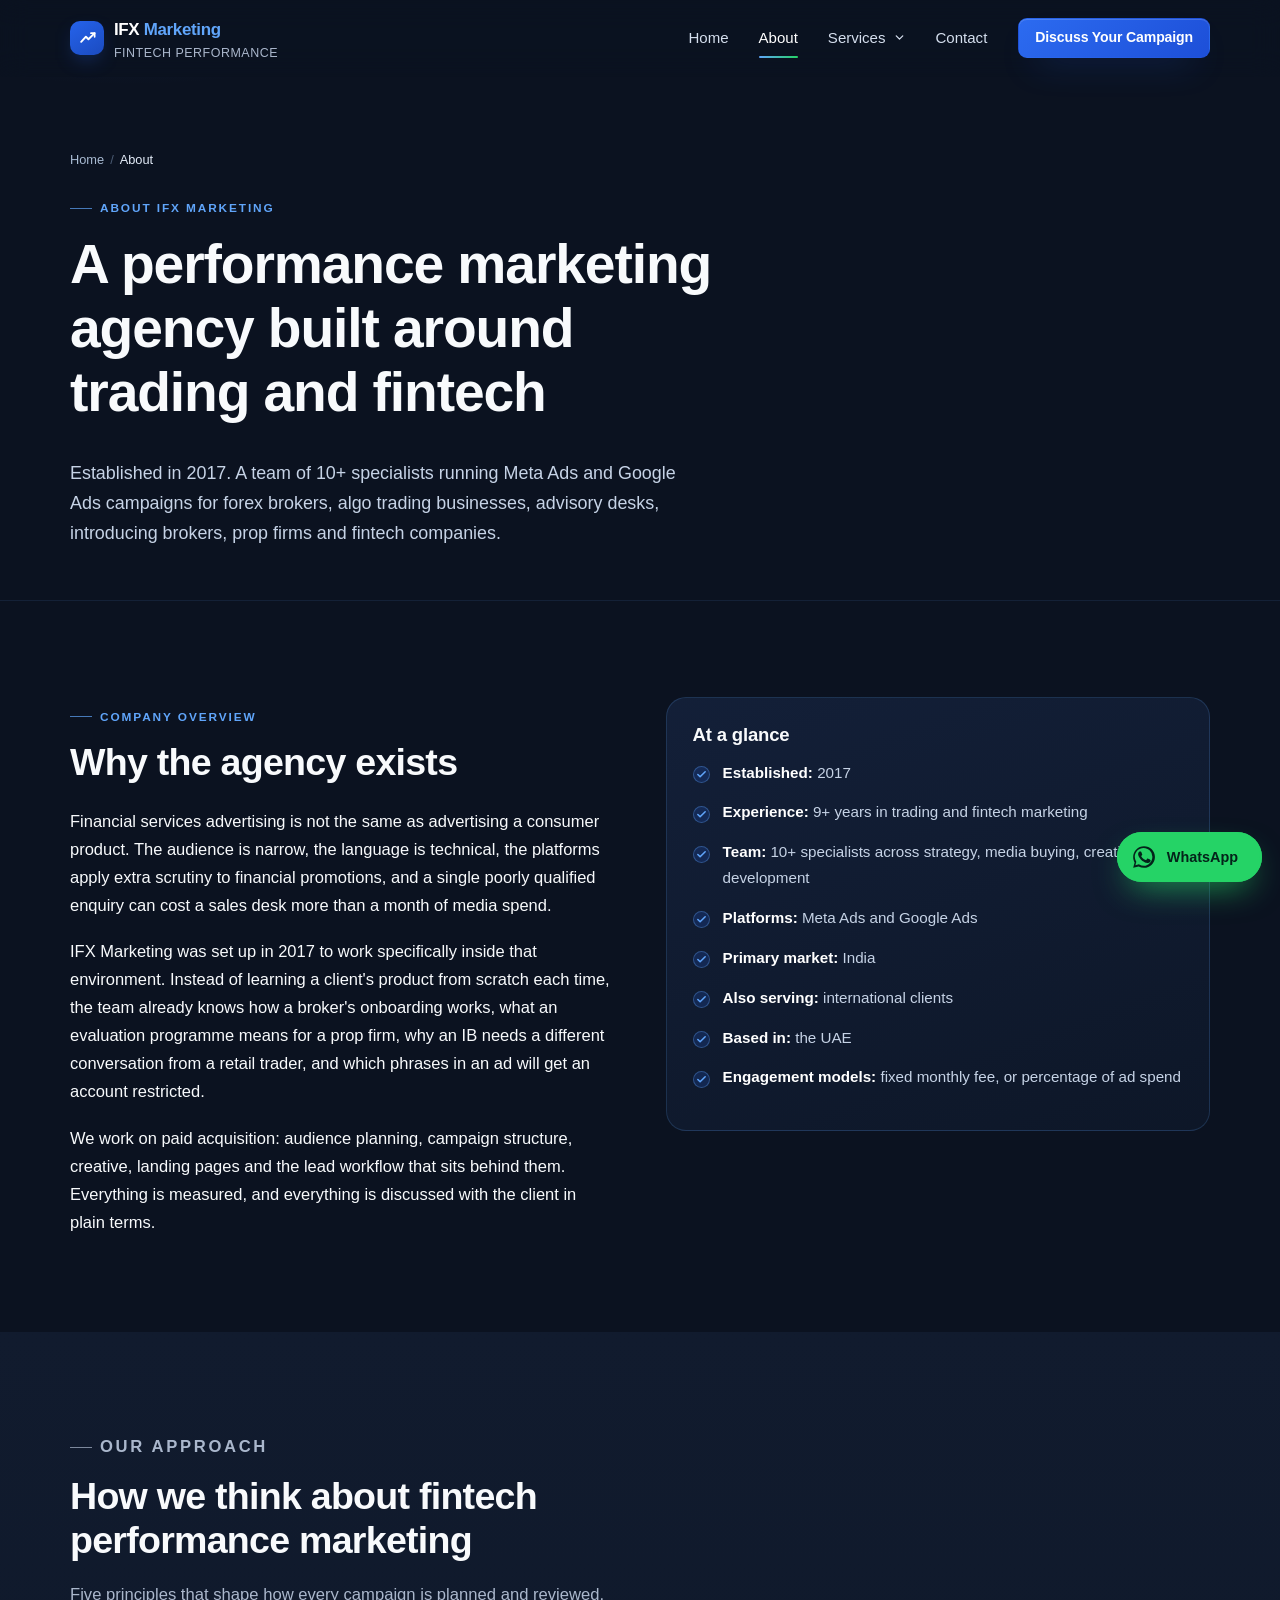
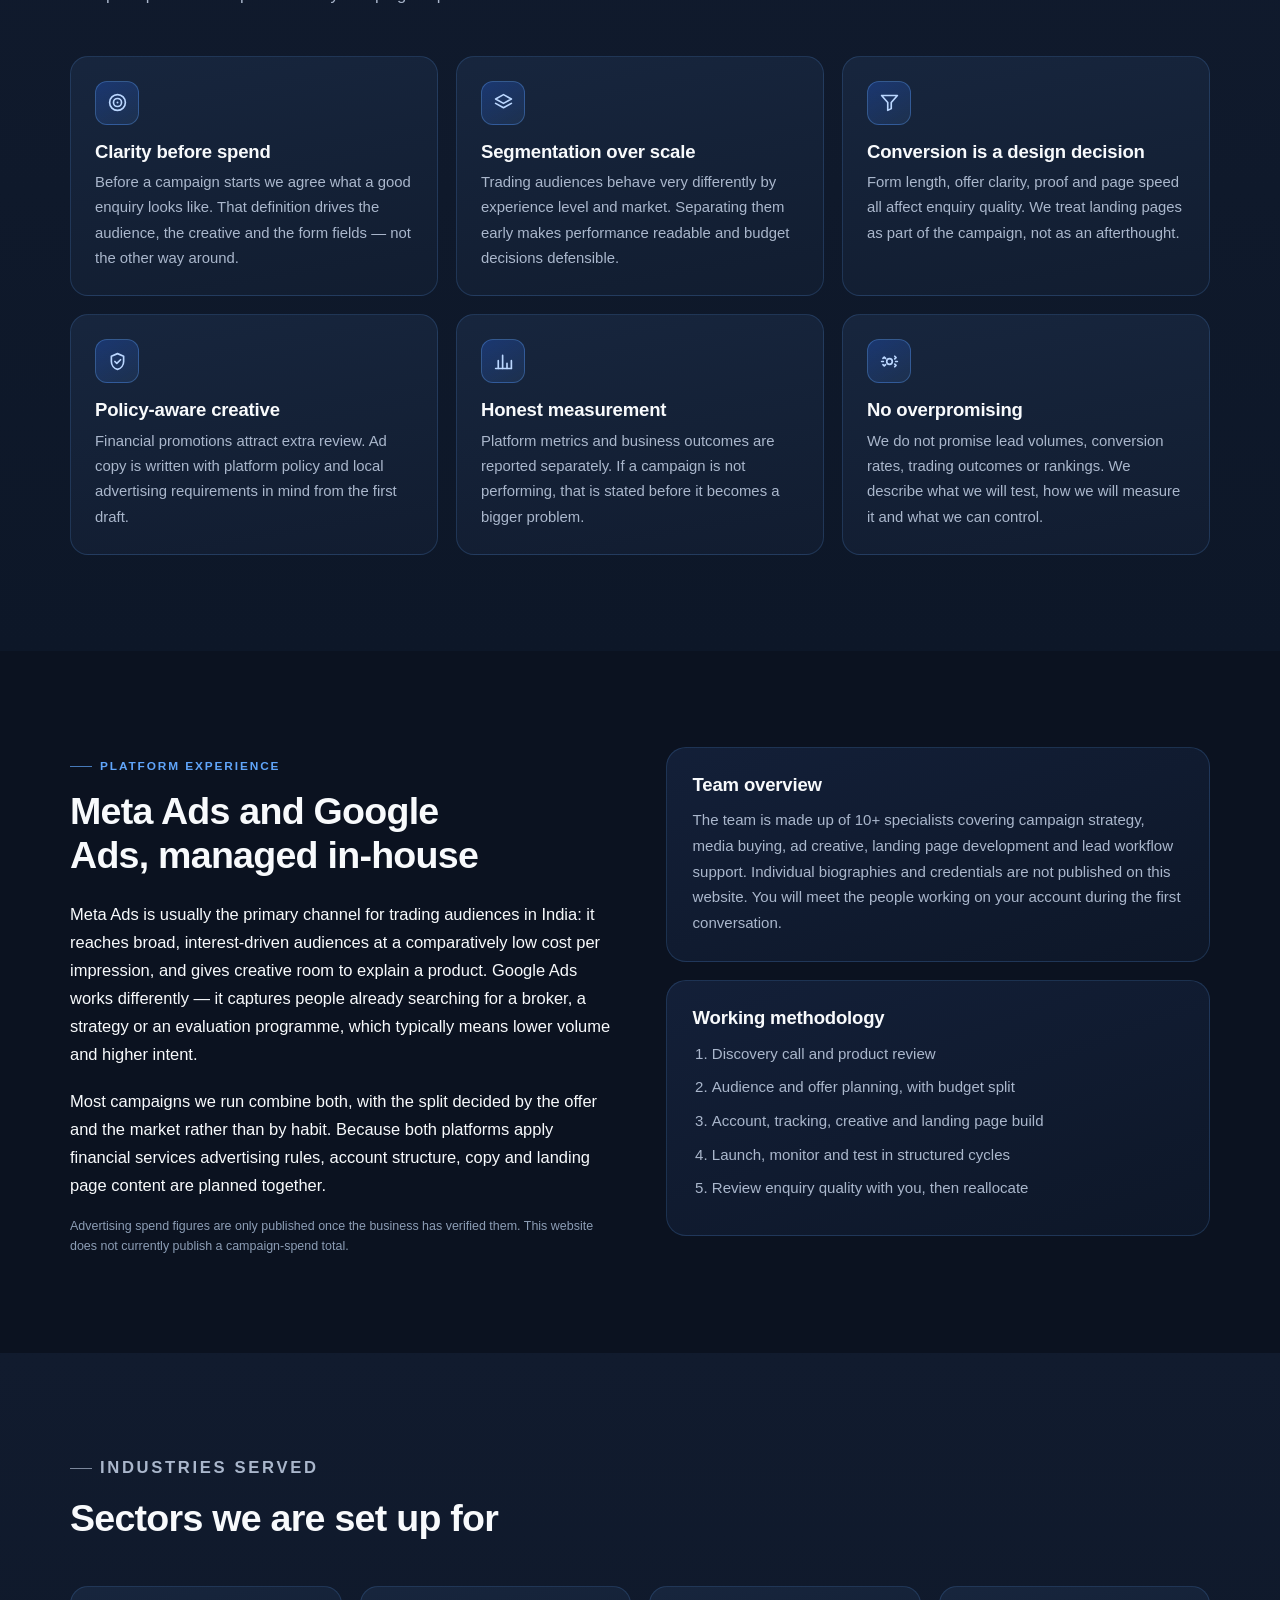
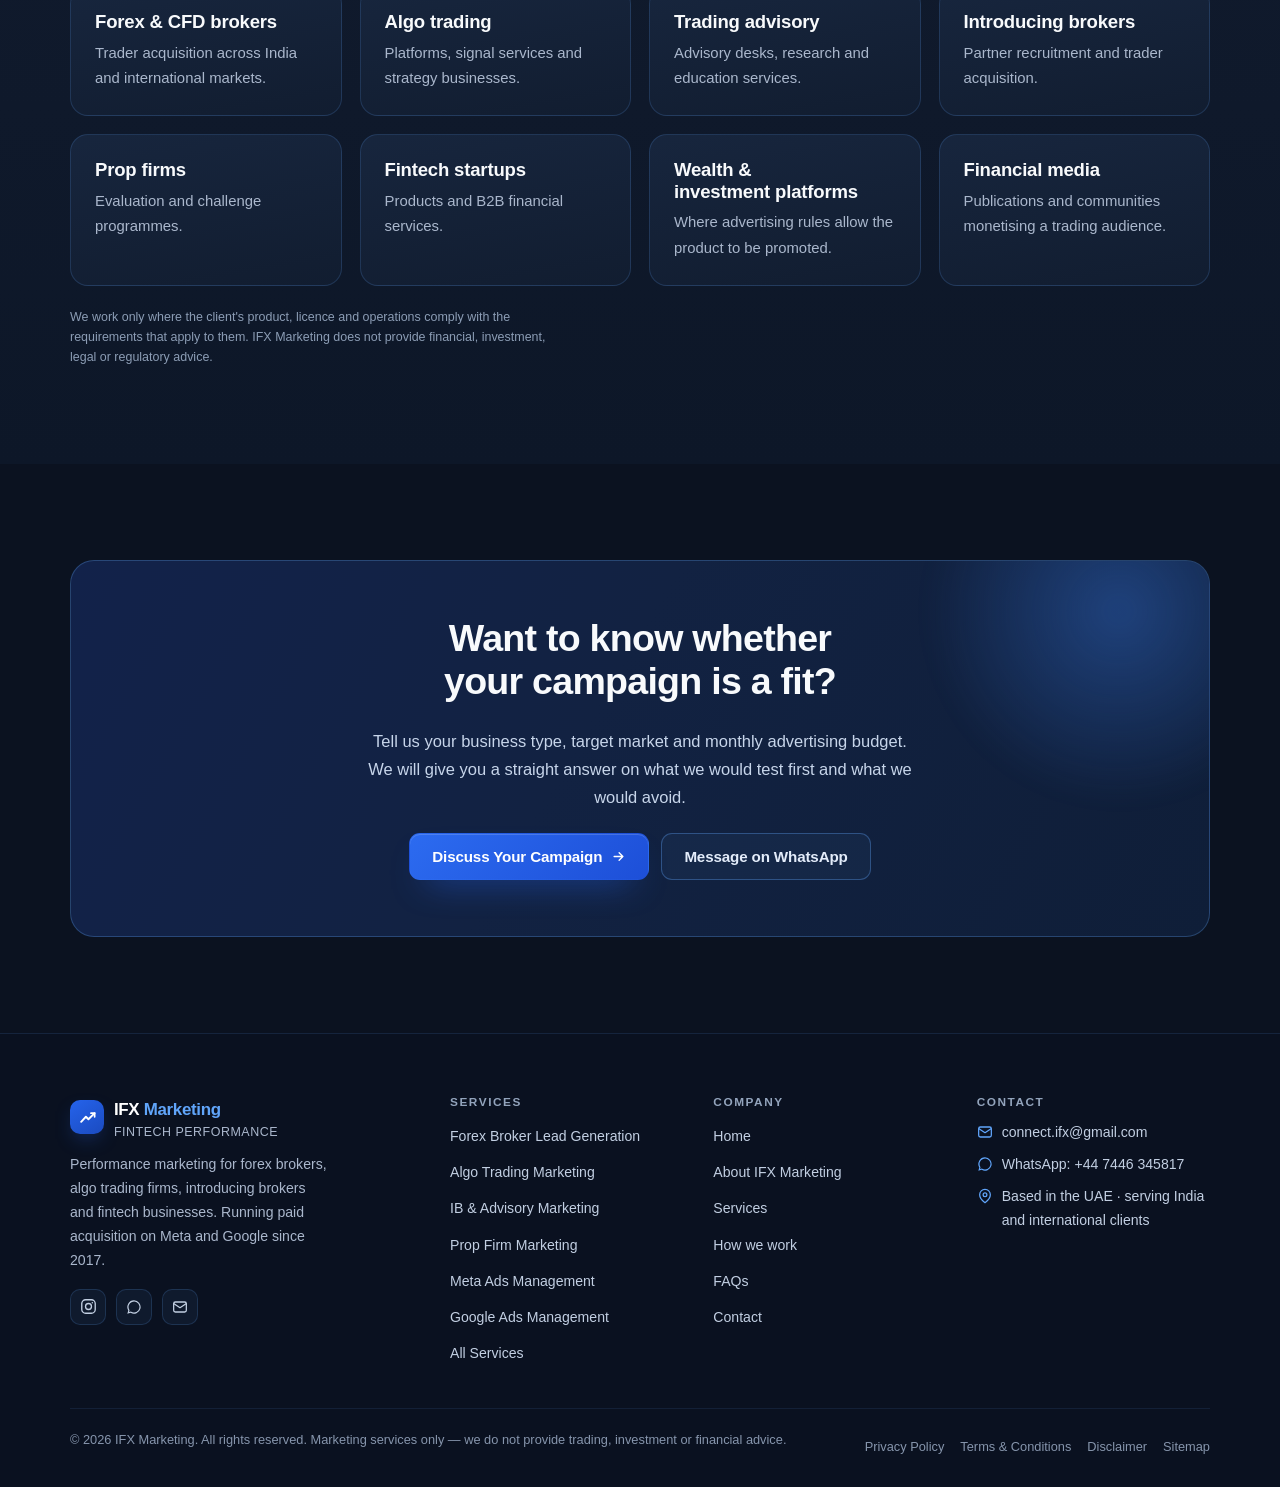
<file: ifxmarketing/about.html>
<!DOCTYPE html>
<html lang="en" class="no-js">
<head>
<meta charset="utf-8">
<meta name="viewport" content="width=device-width, initial-scale=1">
<title>About IFX Marketing | Fintech Performance Marketing Since 2017</title>
<meta name="description" content="IFX Marketing is a fintech performance marketing agency established in 2017 with a team of 10+ specialists running Meta Ads and Google Ads for forex, algo trading, IB, prop firm and fintech clients.">
<link rel="canonical" href="https://ifxmarketing.com/about.html">
<meta name="robots" content="index, follow, max-image-preview:large">
<meta name="theme-color" content="#0B1220">
<meta name="keywords" content="about IFX Marketing, fintech marketing agency India, forex marketing team, fintech performance marketing agency">

<!-- Open Graph -->
<meta property="og:type" content="website">
<meta property="og:site_name" content="IFX Marketing">
<meta property="og:locale" content="en_US">
<meta property="og:url" content="https://ifxmarketing.com/about.html">
<meta property="og:title" content="About IFX Marketing | Fintech Performance Marketing Since 2017">
<meta property="og:description" content="IFX Marketing is a fintech performance marketing agency established in 2017 with a team of 10+ specialists running Meta Ads and Google Ads for forex, algo trading, IB, prop firm and fintech clients.">
<meta property="og:image" content="https://ifxmarketing.com/assets/images/og-image.svg">
<meta property="og:image:alt" content="IFX Marketing — performance marketing for forex and fintech businesses">

<!-- Twitter -->
<meta name="twitter:card" content="summary_large_image">
<meta name="twitter:title" content="About IFX Marketing | Fintech Performance Marketing Since 2017">
<meta name="twitter:description" content="IFX Marketing is a fintech performance marketing agency established in 2017 with a team of 10+ specialists running Meta Ads and Google Ads for forex, algo trading, IB, prop firm and fintech clients.">
<meta name="twitter:image" content="https://ifxmarketing.com/assets/images/og-image.svg">

<link rel="icon" href="assets/favicon.svg" type="image/svg+xml">
<link rel="apple-touch-icon" href="assets/favicon.svg">
<link rel="manifest" href="site.webmanifest">
<link rel="stylesheet" href="css/style.css">
<script src="js/config.js" defer></script>
<script src="js/script.js" defer></script>
<script type="application/ld+json">
{
  "@context": "https://schema.org",
  "@type": "AboutPage",
  "@id": "https://ifxmarketing.com/about.html#page",
  "url": "https://ifxmarketing.com/about.html",
  "name": "About IFX Marketing",
  "inLanguage": "en",
  "mainEntity": { "@id": "https://ifxmarketing.com/#organization" }
}
</script>
<script type="application/ld+json">
{"@context":"https://schema.org","@type":"BreadcrumbList","itemListElement":[{"@type":"ListItem","position":1,"name":"Home","item":"https://ifxmarketing.com"},{"@type":"ListItem","position":2,"name":"About","item":"https://ifxmarketing.com/about.html"}]}
</script>
</head>
<body>
<a class="skip-link" href="#main">Skip to main content</a><header class="site-header" id="site-header">
  <div class="container header-inner">
    <a class="brand" href="index.html" aria-label="IFX Marketing — home">
      <span class="brand-mark" aria-hidden="true"><svg width="19" height="19" viewBox="0 0 24 24" fill="none"><path d="M4 17.5 10 11l3.2 3.2L21 6.5" stroke="#fff" stroke-width="2.4" stroke-linecap="round" stroke-linejoin="round"/><path d="M16.4 6.5H21v4.6" stroke="#fff" stroke-width="2.2" stroke-linecap="round" stroke-linejoin="round"/></svg></span>
      <span class="brand-text">IFX <span>Marketing</span><em>Fintech Performance</em></span>
    </a>
    <nav class="nav" id="primary-nav" aria-label="Primary">
      <ul class="nav-list">
        <li><a class="nav-link" href="index.html">Home</a></li>
        <li><a class="nav-link" href="about.html" aria-current="page">About</a></li>
        <li>
          <button class="nav-drop-toggle" type="button" aria-expanded="false" aria-controls="services-menu">Services <svg width="13" height="13" viewBox="0 0 24 24" fill="none" stroke="currentColor" stroke-width="2.4" stroke-linecap="round" stroke-linejoin="round" aria-hidden="true"><path d="m6 9 6 6 6-6"/></svg></button>
          <ul class="dropdown" id="services-menu">
            <li><a href="forex-lead-generation.html">Forex Broker Lead Generation<span>Paid acquisition for regulated brokers</span></a></li><li><a href="algo-trading-marketing.html">Algo Trading Marketing<span>Campaigns for algorithmic trading firms</span></a></li><li><a href="ib-advisory-marketing.html">IB &amp; Advisory Marketing<span>Introducing brokers and advisory desks</span></a></li><li><a href="services.html">All services overview<span>Ten services across ads, funnels and CRM</span></a></li>
          </ul>
        </li>
        <li><a class="nav-link" href="contact.html">Contact</a></li>
        <li class="nav-cta-mobile"><a class="btn btn-primary btn-block" href="contact.html#enquiry">Discuss Your Campaign</a></li>
      </ul>
    </nav>
    <div class="header-actions">
      <a class="btn btn-primary btn-sm" href="contact.html#enquiry">Discuss Your Campaign</a>
      <button class="nav-toggle" type="button" aria-expanded="false" aria-controls="primary-nav" aria-label="Open menu"><span></span></button>
    </div>
  </div>
</header>
<main id="main">
  <section class="page-hero">
    <div class="container">
      <nav aria-label="Breadcrumb"><ol class="breadcrumbs"><li><a href="index.html">Home</a></li><li><span aria-current="page">About</span></li></ol></nav>
      <p class="eyebrow">About IFX Marketing</p>
      <h1>A performance marketing agency built around trading and fintech</h1>
      <p class="lede">Established in 2017. A team of 10+ specialists running Meta Ads and Google Ads campaigns for forex brokers, algo trading businesses, advisory desks, introducing brokers, prop firms and fintech companies.</p>
    </div>
  </section>

  <section class="section">
    <div class="container split">
      <div class="reveal">
        <p class="eyebrow">Company overview</p>
        <h2>Why the agency exists</h2>
        <p>Financial services advertising is not the same as advertising a consumer product. The audience is narrow, the language is technical, the platforms apply extra scrutiny to financial promotions, and a single poorly qualified enquiry can cost a sales desk more than a month of media spend.</p>
        <p>IFX Marketing was set up in 2017 to work specifically inside that environment. Instead of learning a client's product from scratch each time, the team already knows how a broker's onboarding works, what an evaluation programme means for a prop firm, why an IB needs a different conversation from a retail trader, and which phrases in an ad will get an account restricted.</p>
        <p>We work on paid acquisition: audience planning, campaign structure, creative, landing pages and the lead workflow that sits behind them. Everything is measured, and everything is discussed with the client in plain terms.</p>
      </div>
      <div class="panel reveal" data-reveal-delay="80">
        <h3 style="margin-bottom:14px">At a glance</h3>
        <ul class="feature-list">
          <li><strong>Established:</strong> 2017</li>
          <li><strong>Experience:</strong> 9+ years in trading and fintech marketing</li>
          <li><strong>Team:</strong> 10+ specialists across strategy, media buying, creative and development</li>
          <li><strong>Platforms:</strong> Meta Ads and Google Ads</li>
          <li><strong>Primary market:</strong> India</li>
          <li><strong>Also serving:</strong> international clients</li>
          <li><strong>Based in:</strong> the UAE</li>
          <li><strong>Engagement models:</strong> fixed monthly fee, or percentage of ad spend</li>
        </ul>
      </div>
    </div>
  </section>

  <section class="section section--alt">
    <div class="container">
      <div class="section-head">
        <p class="eyebrow">Our approach</p>
        <h2>How we think about fintech performance marketing</h2>
        <p>Five principles that shape how every campaign is planned and reviewed.</p>
      </div>
      <div class="grid grid-3">
        <article class="card reveal"><div class="icon-badge"><svg width="21" height="21" viewBox="0 0 24 24" fill="none" stroke="currentColor" stroke-width="1.9" stroke-linecap="round" stroke-linejoin="round" aria-hidden="true"><circle cx="12" cy="12" r="9"/><circle cx="12" cy="12" r="4.6"/><circle cx="12" cy="12" r="1.1" fill="currentColor" stroke="none"/></svg></div><h3>Clarity before spend</h3><p>Before a campaign starts we agree what a good enquiry looks like. That definition drives the audience, the creative and the form fields — not the other way around.</p></article>
        <article class="card reveal" data-reveal-delay="60"><div class="icon-badge"><svg width="21" height="21" viewBox="0 0 24 24" fill="none" stroke="currentColor" stroke-width="1.9" stroke-linecap="round" stroke-linejoin="round" aria-hidden="true"><path d="m12 3 9 5-9 5-9-5 9-5Z"/><path d="m3 13 9 5 9-5"/></svg></div><h3>Segmentation over scale</h3><p>Trading audiences behave very differently by experience level and market. Separating them early makes performance readable and budget decisions defensible.</p></article>
        <article class="card reveal" data-reveal-delay="120"><div class="icon-badge"><svg width="21" height="21" viewBox="0 0 24 24" fill="none" stroke="currentColor" stroke-width="1.9" stroke-linecap="round" stroke-linejoin="round" aria-hidden="true"><path d="M3 4h18l-7 8v7l-4 2v-9L3 4Z"/></svg></div><h3>Conversion is a design decision</h3><p>Form length, offer clarity, proof and page speed all affect enquiry quality. We treat landing pages as part of the campaign, not as an afterthought.</p></article>
        <article class="card reveal" data-reveal-delay="60"><div class="icon-badge"><svg width="21" height="21" viewBox="0 0 24 24" fill="none" stroke="currentColor" stroke-width="1.9" stroke-linecap="round" stroke-linejoin="round" aria-hidden="true"><path d="M12 3 5 6v6c0 4.4 3 8.1 7 9 4-.9 7-4.6 7-9V6l-7-3Z"/><path d="m9 12 2.2 2.2L15.5 10"/></svg></div><h3>Policy-aware creative</h3><p>Financial promotions attract extra review. Ad copy is written with platform policy and local advertising requirements in mind from the first draft.</p></article>
        <article class="card reveal" data-reveal-delay="120"><div class="icon-badge"><svg width="21" height="21" viewBox="0 0 24 24" fill="none" stroke="currentColor" stroke-width="1.9" stroke-linecap="round" stroke-linejoin="round" aria-hidden="true"><path d="M3 20h18"/><path d="M6 20V11M11 20V5M16 20v-6M21 20v-9"/></svg></div><h3>Honest measurement</h3><p>Platform metrics and business outcomes are reported separately. If a campaign is not performing, that is stated before it becomes a bigger problem.</p></article>
        <article class="card reveal" data-reveal-delay="180"><div class="icon-badge"><svg width="21" height="21" viewBox="0 0 24 24" fill="none" stroke="currentColor" stroke-width="1.9" stroke-linecap="round" stroke-linejoin="round" aria-hidden="true"><circle cx="12" cy="12" r="3.2"/><path d="M4.5 8.5 6 7l1.5 1.5M18 15l1.5 1.5-1.5 1.5M3 12h2M19 12h2M4.5 15.5 6 17l1.5-1.5M18 9l1.5-1.5L18 6"/></svg></div><h3>No overpromising</h3><p>We do not promise lead volumes, conversion rates, trading outcomes or rankings. We describe what we will test, how we will measure it and what we can control.</p></article>
      </div>
    </div>
  </section>

  <section class="section">
    <div class="container split">
      <div class="reveal">
        <p class="eyebrow">Platform experience</p>
        <h2>Meta Ads and Google Ads, managed in-house</h2>
        <p>Meta Ads is usually the primary channel for trading audiences in India: it reaches broad, interest-driven audiences at a comparatively low cost per impression, and gives creative room to explain a product. Google Ads works differently — it captures people already searching for a broker, a strategy or an evaluation programme, which typically means lower volume and higher intent.</p>
        <p>Most campaigns we run combine both, with the split decided by the offer and the market rather than by habit. Because both platforms apply financial services advertising rules, account structure, copy and landing page content are planned together.</p>
        <p class="form-note">Advertising spend figures are only published once the business has verified them. This website does not currently publish a campaign-spend total.</p>
      </div>
      <div class="reveal" data-reveal-delay="80">
        <div class="panel" style="margin-bottom:18px">
          <h3 style="margin-bottom:12px">Team overview</h3>
          <p style="color:var(--muted);font-size:.94rem">The team is made up of 10+ specialists covering campaign strategy, media buying, ad creative, landing page development and lead workflow support. Individual biographies and credentials are not published on this website. You will meet the people working on your account during the first conversation.</p>
        </div>
        <div class="panel">
          <h3 style="margin-bottom:12px">Working methodology</h3>
          <ol style="color:var(--muted);font-size:.94rem;margin:0;padding-left:1.2rem">
            <li>Discovery call and product review</li>
            <li>Audience and offer planning, with budget split</li>
            <li>Account, tracking, creative and landing page build</li>
            <li>Launch, monitor and test in structured cycles</li>
            <li>Review enquiry quality with you, then reallocate</li>
          </ol>
        </div>
      </div>
    </div>
  </section>

  <section class="section section--alt">
    <div class="container">
      <div class="section-head">
        <p class="eyebrow">Industries served</p>
        <h2>Sectors we are set up for</h2>
      </div>
      <div class="grid grid-4">
        <article class="card reveal"><h3>Forex &amp; CFD brokers</h3><p>Trader acquisition across India and international markets.</p></article>
        <article class="card reveal" data-reveal-delay="50"><h3>Algo trading</h3><p>Platforms, signal services and strategy businesses.</p></article>
        <article class="card reveal" data-reveal-delay="100"><h3>Trading advisory</h3><p>Advisory desks, research and education services.</p></article>
        <article class="card reveal" data-reveal-delay="150"><h3>Introducing brokers</h3><p>Partner recruitment and trader acquisition.</p></article>
        <article class="card reveal" data-reveal-delay="50"><h3>Prop firms</h3><p>Evaluation and challenge programmes.</p></article>
        <article class="card reveal" data-reveal-delay="100"><h3>Fintech startups</h3><p>Products and B2B financial services.</p></article>
        <article class="card reveal" data-reveal-delay="150"><h3>Wealth &amp; investment platforms</h3><p>Where advertising rules allow the product to be promoted.</p></article>
        <article class="card reveal" data-reveal-delay="200"><h3>Financial media</h3><p>Publications and communities monetising a trading audience.</p></article>
      </div>
      <p class="form-note" style="margin-top:22px;max-width:70ch">We work only where the client's product, licence and operations comply with the requirements that apply to them. IFX Marketing does not provide financial, investment, legal or regulatory advice.</p>
    </div>
  </section>

  <section class="section" aria-labelledby="cta-h">
  <div class="container">
    <div class="cta-band reveal">
      <h2 id="cta-h">Want to know whether your campaign is a fit?</h2>
      <p>Tell us your business type, target market and monthly advertising budget. We will give you a straight answer on what we would test first and what we would avoid.</p>
      <div class="cta-actions">
        <a class="btn btn-primary" href="contact.html#enquiry">Discuss Your Campaign <svg width="15" height="15" viewBox="0 0 24 24" fill="none" stroke="currentColor" stroke-width="2.2" stroke-linecap="round" stroke-linejoin="round" aria-hidden="true"><path d="M5 12h14M13 6l6 6-6 6"/></svg></a>
        <a class="btn btn-ghost" href="https://wa.me/447446345817" data-ifx-wa="general" target="_blank" rel="noopener noreferrer">Message on WhatsApp</a>
      </div>
    </div>
  </div>
</section>
</main>
<footer class="site-footer">
  <div class="container">
    <div class="footer-grid">
      <div class="footer-brand">
        <a class="brand" href="index.html" aria-label="IFX Marketing — home">
          <span class="brand-mark" aria-hidden="true"><svg width="19" height="19" viewBox="0 0 24 24" fill="none"><path d="M4 17.5 10 11l3.2 3.2L21 6.5" stroke="#fff" stroke-width="2.4" stroke-linecap="round" stroke-linejoin="round"/><path d="M16.4 6.5H21v4.6" stroke="#fff" stroke-width="2.2" stroke-linecap="round" stroke-linejoin="round"/></svg></span>
          <span class="brand-text">IFX <span>Marketing</span><em>Fintech Performance</em></span>
        </a>
        <p>Performance marketing for forex brokers, algo trading firms, introducing brokers and fintech businesses. Running paid acquisition on Meta and Google since 2017.</p>
        <div class="social-row">
          <a href="https://www.instagram.com/ifx_marketing/" data-ifx-instagram target="_blank" rel="noopener noreferrer" aria-label="IFX Marketing on Instagram"><svg width="17" height="17" viewBox="0 0 24 24" fill="none" stroke="currentColor" stroke-width="1.9" stroke-linecap="round" aria-hidden="true"><rect x="2.5" y="2.5" width="19" height="19" rx="5.4"/><circle cx="12" cy="12" r="4.2"/><circle cx="17.4" cy="6.6" r="1.1" fill="currentColor" stroke="none"/></svg></a>
          <a href="https://wa.me/447446345817" data-ifx-wa="general" target="_blank" rel="noopener noreferrer" aria-label="Chat with IFX Marketing on WhatsApp"><svg width="16" height="16" viewBox="0 0 24 24" fill="currentColor" aria-hidden="true"><path d="M12 2a10 10 0 0 0-8.6 15.1L2 22l5-1.3A10 10 0 1 0 12 2Zm0 18.2a8.2 8.2 0 0 1-4.2-1.2l-.3-.2-3 .8.8-2.9-.2-.3A8.2 8.2 0 1 1 12 20.2Z"/></svg></a>
          <a href="mailto:connect.ifx@gmail.com" data-ifx-email aria-label="Email IFX Marketing"><svg width="16" height="16" viewBox="0 0 24 24" fill="none" stroke="currentColor" stroke-width="1.9" stroke-linecap="round" stroke-linejoin="round" aria-hidden="true"><rect x="2.5" y="4.5" width="19" height="15" rx="2.5"/><path d="m3 7 9 6 9-6"/></svg></a>
        </div>
      </div>
      <div class="footer-col">
        <h4>Services</h4>
        <ul><li><a href="forex-lead-generation.html">Forex Broker Lead Generation</a></li><li><a href="algo-trading-marketing.html">Algo Trading Marketing</a></li><li><a href="ib-advisory-marketing.html">IB &amp; Advisory Marketing</a></li><li><a href="services.html#prop-firm">Prop Firm Marketing</a></li><li><a href="services.html#meta-ads">Meta Ads Management</a></li><li><a href="services.html#google-ads">Google Ads Management</a></li><li><a href="services.html">All Services</a></li></ul>
      </div>
      <div class="footer-col">
        <h4>Company</h4>
        <ul>
          <li><a href="index.html">Home</a></li>
          <li><a href="about.html">About IFX Marketing</a></li>
          <li><a href="services.html">Services</a></li>
          <li><a href="index.html#process">How we work</a></li>
          <li><a href="index.html#faq">FAQs</a></li>
          <li><a href="contact.html">Contact</a></li>
        </ul>
      </div>
      <div class="footer-col">
        <h4>Contact</h4>
        <ul class="footer-contact">
          <li><svg width="16" height="16" viewBox="0 0 24 24" fill="none" stroke="currentColor" stroke-width="1.9" stroke-linecap="round" stroke-linejoin="round" aria-hidden="true"><rect x="2.5" y="4.5" width="19" height="15" rx="2.5"/><path d="m3 7 9 6 9-6"/></svg><a href="mailto:connect.ifx@gmail.com" data-ifx-email>connect.ifx@gmail.com</a></li>
          <li><svg width="16" height="16" viewBox="0 0 24 24" fill="currentColor" aria-hidden="true"><path d="M12 2a10 10 0 0 0-8.6 15.1L2 22l5-1.3A10 10 0 1 0 12 2Zm0 18.2a8.2 8.2 0 0 1-4.2-1.2l-.3-.2-3 .8.8-2.9-.2-.3A8.2 8.2 0 1 1 12 20.2Z"/></svg><span>WhatsApp: <span data-ifx-phone>+44 7446 345817</span></span></li>
          <li><svg width="16" height="16" viewBox="0 0 24 24" fill="none" stroke="currentColor" stroke-width="1.9" stroke-linecap="round" stroke-linejoin="round" aria-hidden="true"><path d="M20 10c0 6-8 12-8 12S4 16 4 10a8 8 0 0 1 16 0Z"/><circle cx="12" cy="10" r="2.8"/></svg><span>Based in the UAE &middot; serving India and international clients</span></li>
        </ul>
      </div>
    </div>
    <div class="footer-bottom">
      <p>&copy; <span data-ifx-year>2026</span> IFX Marketing. All rights reserved. Marketing services only — we do not provide trading, investment or financial advice.</p>
      <nav class="footer-legal" aria-label="Legal">
        <a href="privacy-policy.html">Privacy Policy</a><a href="terms-and-conditions.html">Terms &amp; Conditions</a><a href="disclaimer.html">Disclaimer</a>
        <a href="sitemap.xml">Sitemap</a>
      </nav>
    </div>
  </div>
</footer><a class="wa-float" href="https://wa.me/447446345817" data-ifx-wa="float" target="_blank" rel="noopener noreferrer" aria-label="Chat with IFX Marketing on WhatsApp" title="Chat with IFX Marketing"><svg viewBox="0 0 24 24" fill="currentColor" aria-hidden="true"><path d="M17.47 14.38c-.28-.14-1.68-.83-1.94-.93-.26-.1-.45-.14-.64.14-.19.28-.73.93-.9 1.12-.16.19-.33.21-.61.07-.28-.14-1.19-.44-2.27-1.4-.84-.75-1.4-1.67-1.57-1.95-.16-.28-.02-.43.12-.57.13-.13.28-.33.42-.5.14-.16.19-.28.28-.47.09-.19.05-.35-.02-.49-.07-.14-.63-1.52-.86-2.08-.23-.55-.46-.47-.63-.48h-.54c-.19 0-.49.07-.75.35-.26.28-1 .97-1 2.37s1.02 2.75 1.16 2.94c.14.19 2 3.05 4.85 4.28.68.29 1.21.47 1.62.6.68.22 1.3.19 1.79.11.55-.08 1.68-.69 1.92-1.35.24-.66.24-1.23.17-1.35-.07-.12-.26-.19-.54-.33zM12.05 2C6.5 2 2 6.5 2 12.05c0 1.77.46 3.5 1.34 5.03L2 22l5.05-1.32a10 10 0 0 0 5 1.27h.01C17.6 21.95 22.1 17.45 22.1 11.9 22.1 6.35 17.6 2 12.05 2zm0 18.13h-.01c-1.55 0-3.07-.42-4.4-1.21l-.31-.19-3.27.86.87-3.19-.2-.33a8.1 8.1 0 0 1-1.24-4.32c0-4.48 3.65-8.12 8.13-8.12 2.17 0 4.21.85 5.74 2.38a8.07 8.07 0 0 1 2.38 5.75c0 4.48-3.65 8.37-7.69 8.37z"/></svg><span class="wa-label">WhatsApp</span></a>
</body>
</html>
</file>
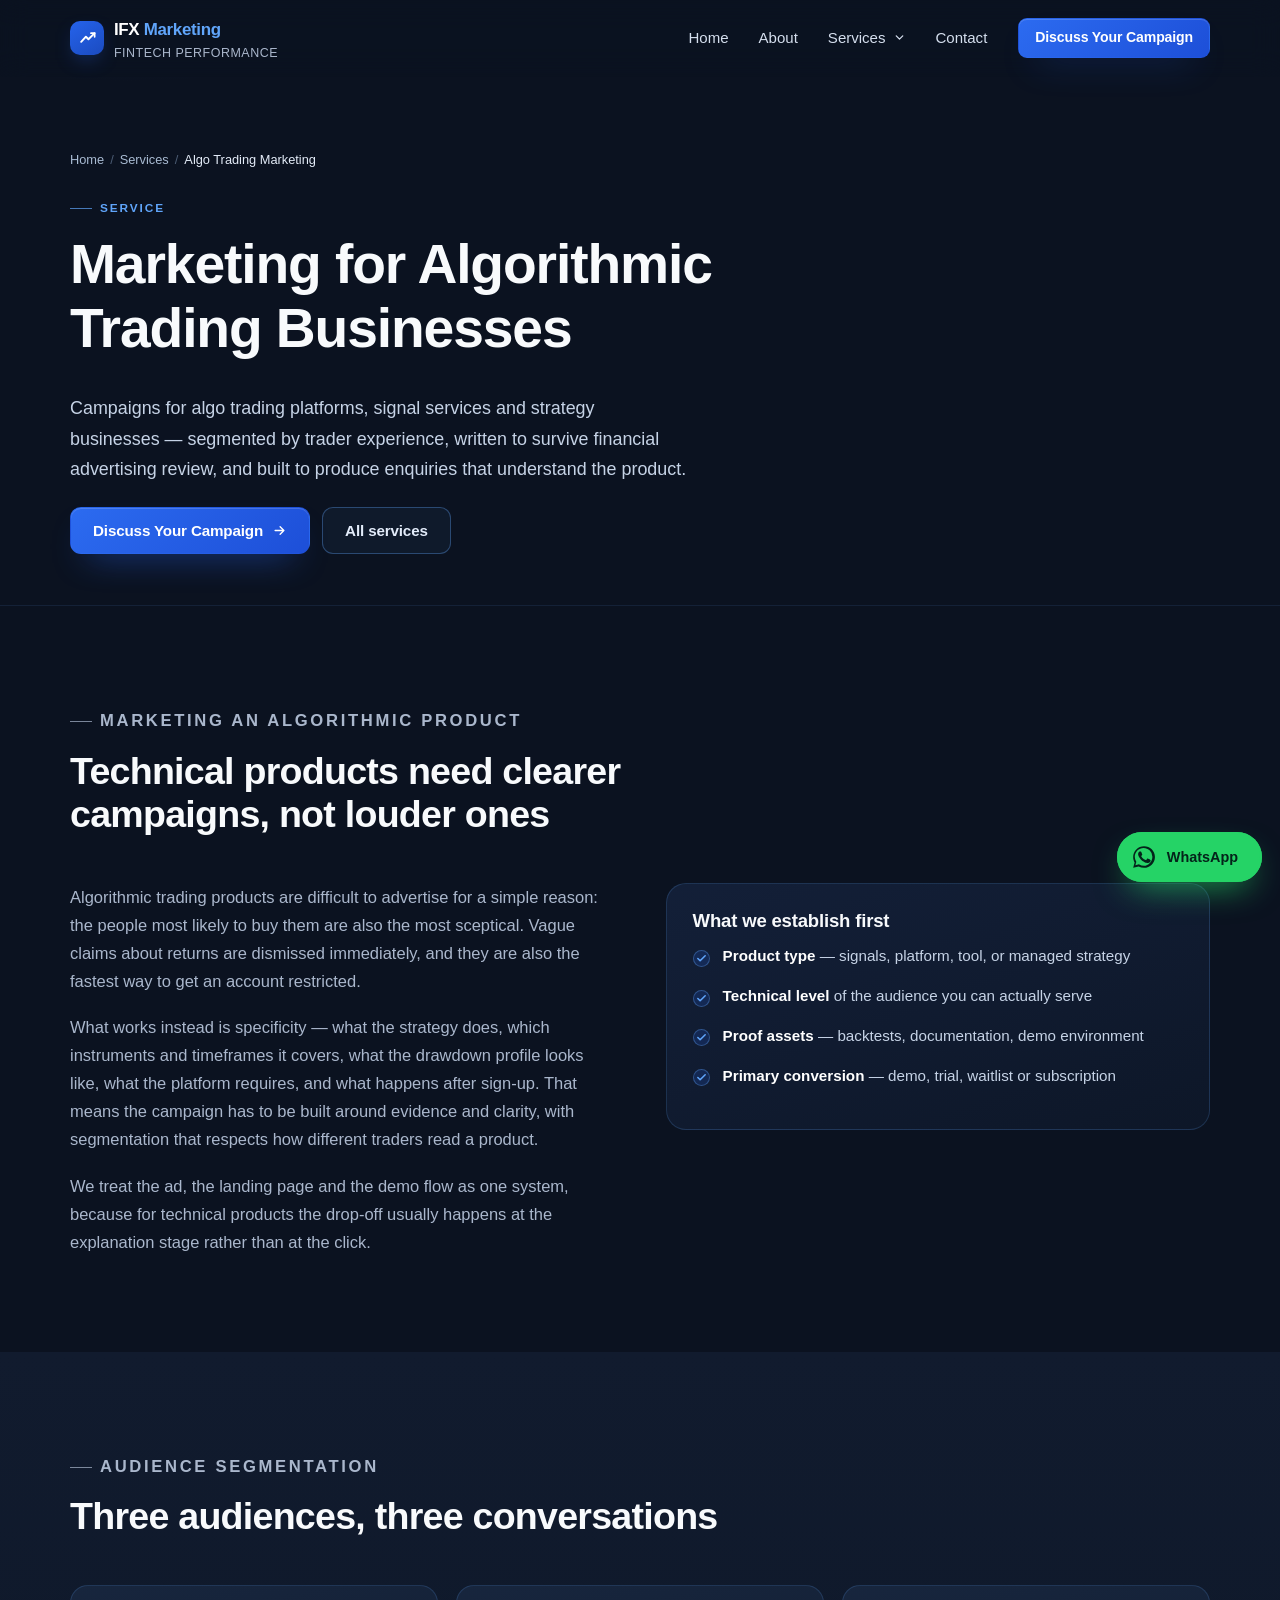
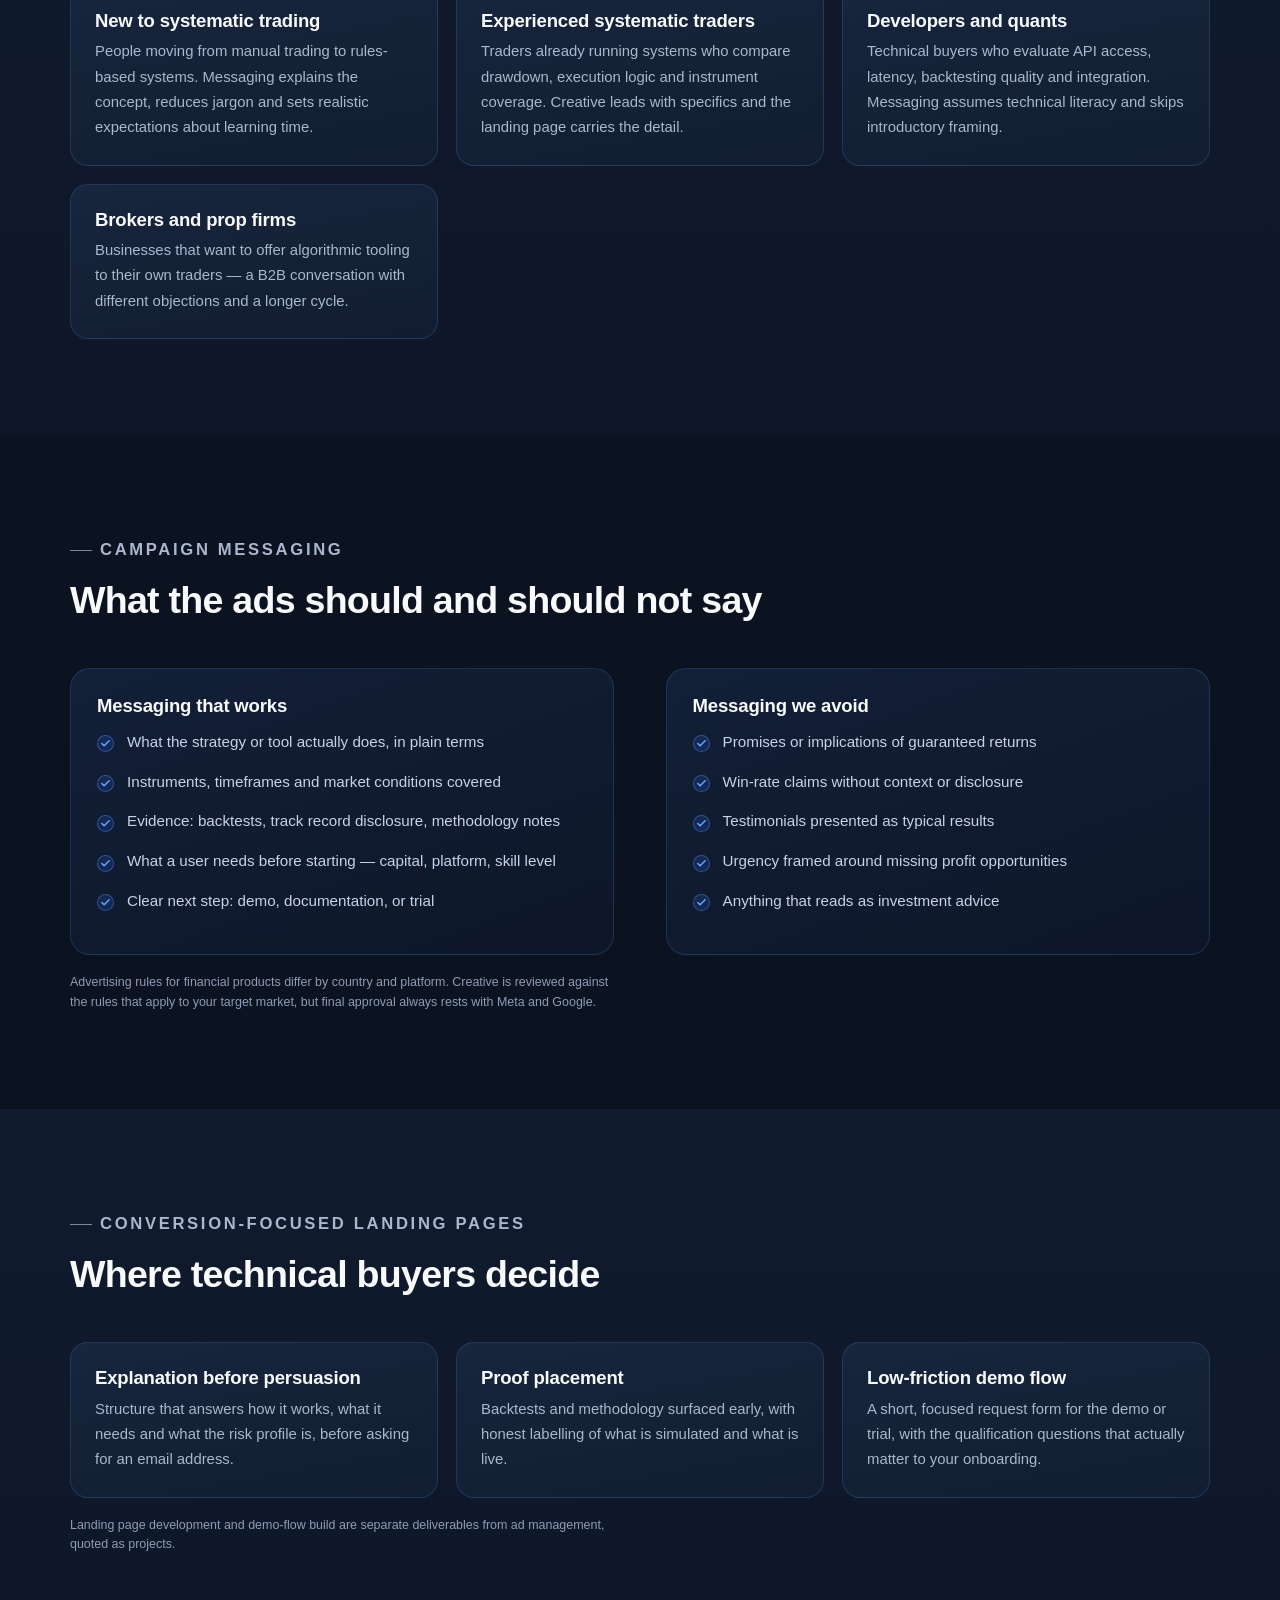
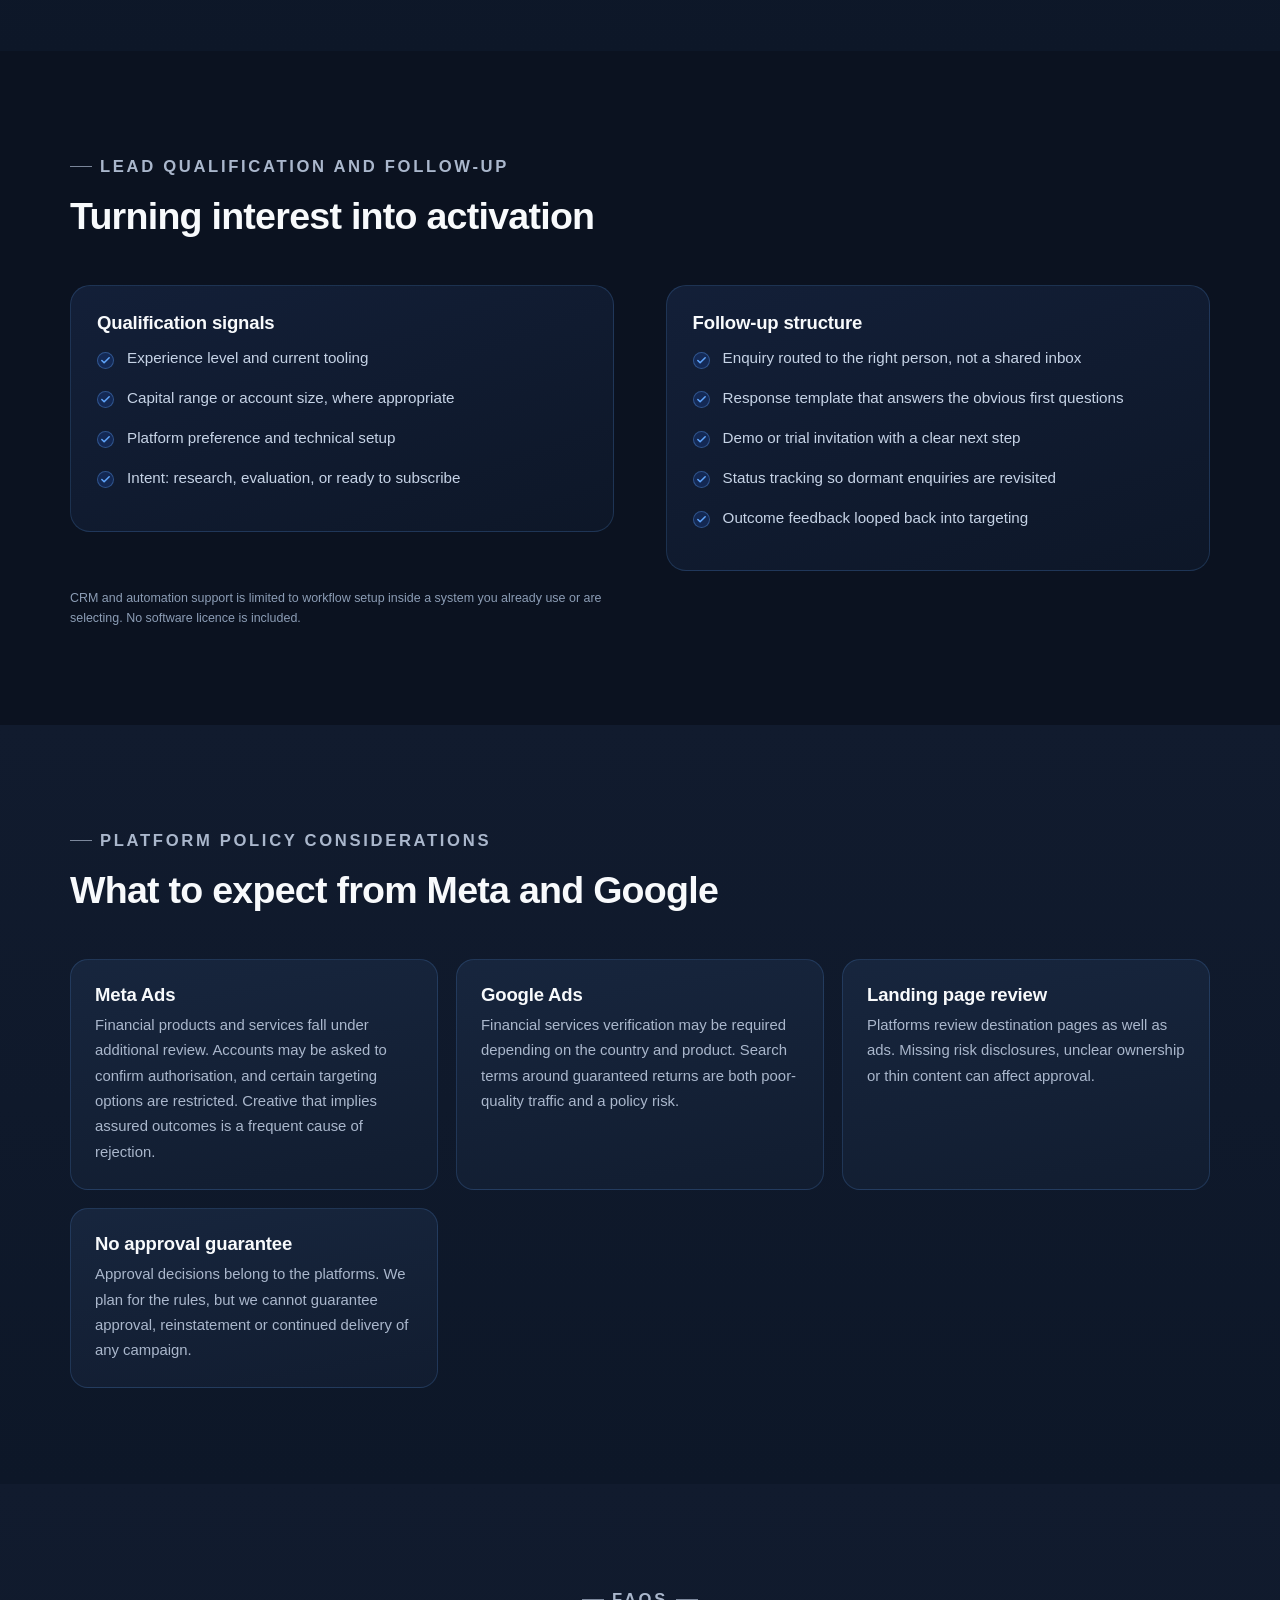
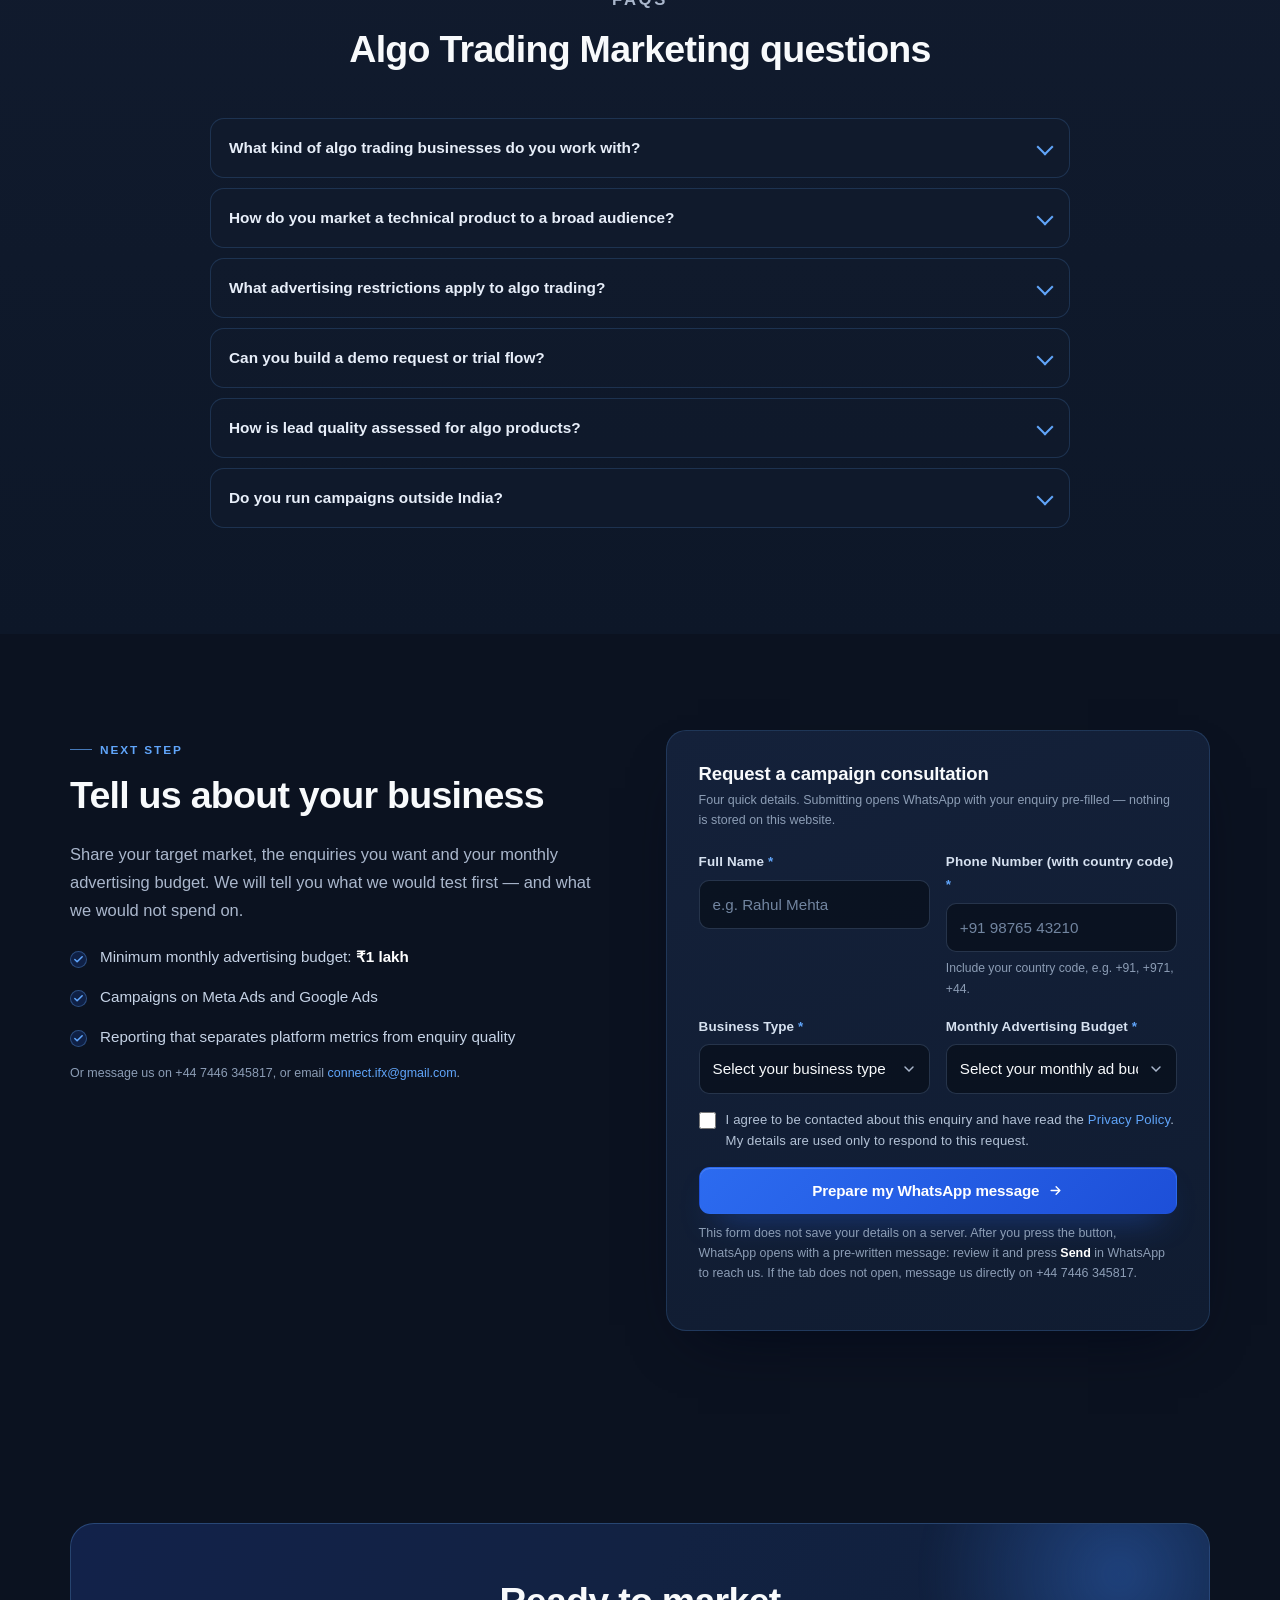
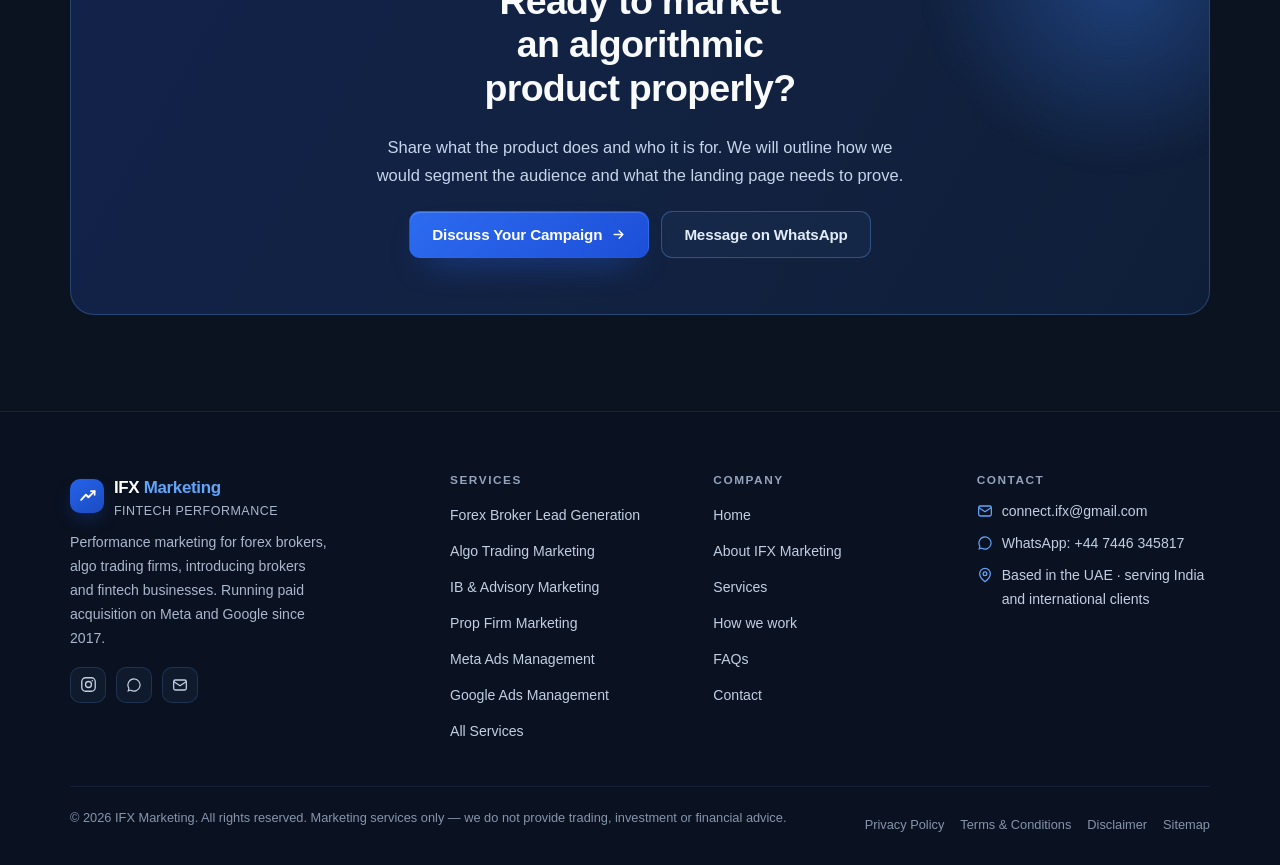
<file: ifxmarketing/algo-trading-marketing.html>
<!DOCTYPE html>
<html lang="en" class="no-js">
<head>
<meta charset="utf-8">
<meta name="viewport" content="width=device-width, initial-scale=1">
<title>Algo Trading Marketing Agency | Algorithmic Trading Ads | IFX Marketing</title>
<meta name="description" content="Algo trading marketing for platforms, signal providers and strategy businesses: audience segmentation, campaign messaging, conversion-focused landing pages, qualification and platform policy planning.">
<link rel="canonical" href="https://ifxmarketing.com/algo-trading-marketing.html">
<meta name="robots" content="index, follow, max-image-preview:large">
<meta name="theme-color" content="#0B1220">
<meta name="keywords" content="algo trading marketing agency, algorithmic trading marketing, algo trading lead generation, Meta Ads algo trading, trading platform marketing India">

<!-- Open Graph -->
<meta property="og:type" content="website">
<meta property="og:site_name" content="IFX Marketing">
<meta property="og:locale" content="en_US">
<meta property="og:url" content="https://ifxmarketing.com/algo-trading-marketing.html">
<meta property="og:title" content="Algo Trading Marketing Agency | Algorithmic Trading Ads | IFX Marketing">
<meta property="og:description" content="Algo trading marketing for platforms, signal providers and strategy businesses: audience segmentation, campaign messaging, conversion-focused landing pages, qualification and platform policy planning.">
<meta property="og:image" content="https://ifxmarketing.com/assets/images/og-image.svg">
<meta property="og:image:alt" content="IFX Marketing — performance marketing for forex and fintech businesses">

<!-- Twitter -->
<meta name="twitter:card" content="summary_large_image">
<meta name="twitter:title" content="Algo Trading Marketing Agency | Algorithmic Trading Ads | IFX Marketing">
<meta name="twitter:description" content="Algo trading marketing for platforms, signal providers and strategy businesses: audience segmentation, campaign messaging, conversion-focused landing pages, qualification and platform policy planning.">
<meta name="twitter:image" content="https://ifxmarketing.com/assets/images/og-image.svg">

<link rel="icon" href="assets/favicon.svg" type="image/svg+xml">
<link rel="apple-touch-icon" href="assets/favicon.svg">
<link rel="manifest" href="site.webmanifest">
<link rel="stylesheet" href="css/style.css">
<script src="js/config.js" defer></script>
<script src="js/script.js" defer></script>
<script type="application/ld+json">
{"@context":"https://schema.org","@type":"Service","name":"Algo Trading Marketing Agency","serviceType":"Algo Trading Marketing Agency","url":"https://ifxmarketing.com/algo-trading-marketing.html","provider":{"@id":"https://ifxmarketing.com/#organization"},"areaServed":["IN","AE","GB"],"description":"Algo trading marketing for platforms, signal providers and strategy businesses: audience segmentation, campaign messaging, conversion-focused landing pages, qualification and platform policy planning."}
</script>
<script type="application/ld+json">
{"@context":"https://schema.org","@type":"BreadcrumbList","itemListElement":[{"@type":"ListItem","position":1,"name":"Home","item":"https://ifxmarketing.com"},{"@type":"ListItem","position":2,"name":"Services","item":"https://ifxmarketing.com/services.html"},{"@type":"ListItem","position":3,"name":"Algo Trading Marketing","item":"https://ifxmarketing.com/algo-trading-marketing.html"}]}
</script>
<script type="application/ld+json">
{"@context":"https://schema.org","@type":"FAQPage","mainEntity":[{"@type":"Question","name":"What kind of algo trading businesses do you work with?","acceptedAnswer":{"@type":"Answer","text":"Strategy and signal providers, automated trading platforms, backtesting and analytics tools, and education businesses teaching systematic trading. We also work with brokers and prop firms that market algorithmic products to their own traders."}},{"@type":"Question","name":"How do you market a technical product to a broad audience?","acceptedAnswer":{"@type":"Answer","text":"By segmenting. A beginner needs explaining, an experienced systematic trader needs evidence and specifics, and a developer needs integration detail. Those are three different campaigns, not one ad with a long caption."}},{"@type":"Question","name":"What advertising restrictions apply to algo trading?","acceptedAnswer":{"@type":"Answer","text":"Meta and Google both restrict financial promotions, particularly anything that implies assured returns or performance guarantees. Claims about profitability, win rates or expected returns are avoided, and creative is reviewed against the policy that applies to the target country."}},{"@type":"Question","name":"Can you build a demo request or trial flow?","acceptedAnswer":{"@type":"Answer","text":"Yes. Demo requests, trial sign-ups and waitlists are all supported flows, including multi-step forms and landing pages built for a technical audience. This is scoped as a development deliverable."}},{"@type":"Question","name":"How is lead quality assessed for algo products?","acceptedAnswer":{"@type":"Answer","text":"By tracking what happens after the enquiry: whether the person engages with the demo, completes onboarding or activates a subscription. We review those outcomes with you rather than optimising purely against form fills."}},{"@type":"Question","name":"Do you run campaigns outside India?","acceptedAnswer":{"@type":"Answer","text":"Yes. India is our primary market and we also work with international clients. Targeting, language and policy expectations are planned per market."}}]}
</script>
</head>
<body>
<a class="skip-link" href="#main">Skip to main content</a><header class="site-header" id="site-header">
  <div class="container header-inner">
    <a class="brand" href="index.html" aria-label="IFX Marketing — home">
      <span class="brand-mark" aria-hidden="true"><svg width="19" height="19" viewBox="0 0 24 24" fill="none"><path d="M4 17.5 10 11l3.2 3.2L21 6.5" stroke="#fff" stroke-width="2.4" stroke-linecap="round" stroke-linejoin="round"/><path d="M16.4 6.5H21v4.6" stroke="#fff" stroke-width="2.2" stroke-linecap="round" stroke-linejoin="round"/></svg></span>
      <span class="brand-text">IFX <span>Marketing</span><em>Fintech Performance</em></span>
    </a>
    <nav class="nav" id="primary-nav" aria-label="Primary">
      <ul class="nav-list">
        <li><a class="nav-link" href="index.html">Home</a></li>
        <li><a class="nav-link" href="about.html">About</a></li>
        <li>
          <button class="nav-drop-toggle" type="button" aria-expanded="true" aria-controls="services-menu">Services <svg width="13" height="13" viewBox="0 0 24 24" fill="none" stroke="currentColor" stroke-width="2.4" stroke-linecap="round" stroke-linejoin="round" aria-hidden="true"><path d="m6 9 6 6 6-6"/></svg></button>
          <ul class="dropdown is-open" id="services-menu">
            <li><a href="forex-lead-generation.html">Forex Broker Lead Generation<span>Paid acquisition for regulated brokers</span></a></li><li><a href="algo-trading-marketing.html" aria-current="page">Algo Trading Marketing<span>Campaigns for algorithmic trading firms</span></a></li><li><a href="ib-advisory-marketing.html">IB &amp; Advisory Marketing<span>Introducing brokers and advisory desks</span></a></li><li><a href="services.html">All services overview<span>Ten services across ads, funnels and CRM</span></a></li>
          </ul>
        </li>
        <li><a class="nav-link" href="contact.html">Contact</a></li>
        <li class="nav-cta-mobile"><a class="btn btn-primary btn-block" href="contact.html#enquiry">Discuss Your Campaign</a></li>
      </ul>
    </nav>
    <div class="header-actions">
      <a class="btn btn-primary btn-sm" href="contact.html#enquiry">Discuss Your Campaign</a>
      <button class="nav-toggle" type="button" aria-expanded="false" aria-controls="primary-nav" aria-label="Open menu"><span></span></button>
    </div>
  </div>
</header><main id="main"><section class="page-hero"><div class="container">
<nav aria-label="Breadcrumb"><ol class="breadcrumbs"><li><a href="index.html">Home</a></li><li><a href="services.html">Services</a></li><li><span aria-current="page">Algo Trading Marketing</span></li></ol></nav>
<p class="eyebrow">Service</p>
<h1>Marketing for Algorithmic Trading Businesses</h1>
<p class="lede">Campaigns for algo trading platforms, signal services and strategy businesses — segmented by trader experience, written to survive financial advertising review, and built to produce enquiries that understand the product.</p>
<div class="hero-actions" style="margin-top:22px;margin-bottom:0">
  <a class="btn btn-primary" href="contact.html#enquiry">Discuss Your Campaign <svg width="15" height="15" viewBox="0 0 24 24" fill="none" stroke="currentColor" stroke-width="2.2" stroke-linecap="round" stroke-linejoin="round" aria-hidden="true"><path d="M5 12h14M13 6l6 6-6 6"/></svg></a>
  <a class="btn btn-ghost" href="services.html">All services</a>
</div></div></section>
  <section class="section">
    <div class="container">
      <div class="section-head"><p class="eyebrow">Marketing an algorithmic product</p><h2>Technical products need clearer campaigns, not louder ones</h2></div>
      <div class="split">
  <div class="reveal">
    <p style="color:var(--muted)">Algorithmic trading products are difficult to advertise for a simple reason: the people most likely to buy them are also the most sceptical. Vague claims about returns are dismissed immediately, and they are also the fastest way to get an account restricted.</p>
    <p style="color:var(--muted)">What works instead is specificity — what the strategy does, which instruments and timeframes it covers, what the drawdown profile looks like, what the platform requires, and what happens after sign-up. That means the campaign has to be built around evidence and clarity, with segmentation that respects how different traders read a product.</p>
    <p style="color:var(--muted);margin-bottom:0">We treat the ad, the landing page and the demo flow as one system, because for technical products the drop-off usually happens at the explanation stage rather than at the click.</p>
  </div>
  <div class="panel reveal" data-reveal-delay="80">
    <h3 style="margin-bottom:12px">What we establish first</h3>
    <ul class="feature-list" style="margin-bottom:0">
      <li><strong>Product type</strong> — signals, platform, tool, or managed strategy</li>
      <li><strong>Technical level</strong> of the audience you can actually serve</li>
      <li><strong>Proof assets</strong> — backtests, documentation, demo environment</li>
      <li><strong>Primary conversion</strong> — demo, trial, waitlist or subscription</li>
    </ul>
  </div>
</div>
    </div>
  </section>
  <section class="section section--alt">
    <div class="container">
      <div class="section-head"><p class="eyebrow">Audience segmentation</p><h2>Three audiences, three conversations</h2></div>
      <div class="grid grid-3"><article class="card reveal"><h3>New to systematic trading</h3><p>People moving from manual trading to rules-based systems. Messaging explains the concept, reduces jargon and sets realistic expectations about learning time.</p></article><article class="card reveal" data-reveal-delay="60"><h3>Experienced systematic traders</h3><p>Traders already running systems who compare drawdown, execution logic and instrument coverage. Creative leads with specifics and the landing page carries the detail.</p></article><article class="card reveal" data-reveal-delay="120"><h3>Developers and quants</h3><p>Technical buyers who evaluate API access, latency, backtesting quality and integration. Messaging assumes technical literacy and skips introductory framing.</p></article><article class="card reveal" data-reveal-delay="180"><h3>Brokers and prop firms</h3><p>Businesses that want to offer algorithmic tooling to their own traders — a B2B conversation with different objections and a longer cycle.</p></article></div>
    </div>
  </section>
  <section class="section">
    <div class="container">
      <div class="section-head"><p class="eyebrow">Campaign messaging</p><h2>What the ads should and should not say</h2></div>
      <div class="split">
  <div class="panel reveal"><h3 style="margin-bottom:12px">Messaging that works</h3><ul class="feature-list" style="margin-bottom:0"><li>What the strategy or tool actually does, in plain terms</li><li>Instruments, timeframes and market conditions covered</li><li>Evidence: backtests, track record disclosure, methodology notes</li><li>What a user needs before starting — capital, platform, skill level</li><li>Clear next step: demo, documentation, or trial</li></ul></div>
  <div class="panel reveal" data-reveal-delay="80"><h3 style="margin-bottom:12px">Messaging we avoid</h3><ul class="feature-list" style="margin-bottom:0"><li>Promises or implications of guaranteed returns</li><li>Win-rate claims without context or disclosure</li><li>Testimonials presented as typical results</li><li>Urgency framed around missing profit opportunities</li><li>Anything that reads as investment advice</li></ul></div>
</div><p class="form-note" style="margin-top:18px;max-width:78ch">Advertising rules for financial products differ by country and platform. Creative is reviewed against the rules that apply to your target market, but final approval always rests with Meta and Google.</p>
    </div>
  </section>
  <section class="section section--alt">
    <div class="container">
      <div class="section-head"><p class="eyebrow">Conversion-focused landing pages</p><h2>Where technical buyers decide</h2></div>
      <div class="grid grid-3">
  <article class="card reveal"><h3>Explanation before persuasion</h3><p>Structure that answers how it works, what it needs and what the risk profile is, before asking for an email address.</p></article>
  <article class="card reveal" data-reveal-delay="60"><h3>Proof placement</h3><p>Backtests and methodology surfaced early, with honest labelling of what is simulated and what is live.</p></article>
  <article class="card reveal" data-reveal-delay="120"><h3>Low-friction demo flow</h3><p>A short, focused request form for the demo or trial, with the qualification questions that actually matter to your onboarding.</p></article>
</div>
<p class="form-note" style="margin-top:18px;max-width:78ch">Landing page development and demo-flow build are separate deliverables from ad management, quoted as projects.</p>
    </div>
  </section>
  <section class="section">
    <div class="container">
      <div class="section-head"><p class="eyebrow">Lead qualification and follow-up</p><h2>Turning interest into activation</h2></div>
      <div class="split">
  <div class="panel reveal"><h3 style="margin-bottom:12px">Qualification signals</h3><ul class="feature-list" style="margin-bottom:0"><li>Experience level and current tooling</li><li>Capital range or account size, where appropriate</li><li>Platform preference and technical setup</li><li>Intent: research, evaluation, or ready to subscribe</li></ul></div>
  <div class="panel reveal" data-reveal-delay="80"><h3 style="margin-bottom:12px">Follow-up structure</h3><ul class="feature-list" style="margin-bottom:0"><li>Enquiry routed to the right person, not a shared inbox</li><li>Response template that answers the obvious first questions</li><li>Demo or trial invitation with a clear next step</li><li>Status tracking so dormant enquiries are revisited</li><li>Outcome feedback looped back into targeting</li></ul></div>
</div><p class="form-note" style="margin-top:18px;max-width:78ch">CRM and automation support is limited to workflow setup inside a system you already use or are selecting. No software licence is included.</p>
    </div>
  </section>
  <section class="section section--alt">
    <div class="container">
      <div class="section-head"><p class="eyebrow">Platform policy considerations</p><h2>What to expect from Meta and Google</h2></div>
      <div class="grid grid-2">
  <article class="card reveal"><h3>Meta Ads</h3><p>Financial products and services fall under additional review. Accounts may be asked to confirm authorisation, and certain targeting options are restricted. Creative that implies assured outcomes is a frequent cause of rejection.</p></article>
  <article class="card reveal" data-reveal-delay="60"><h3>Google Ads</h3><p>Financial services verification may be required depending on the country and product. Search terms around guaranteed returns are both poor-quality traffic and a policy risk.</p></article>
  <article class="card reveal" data-reveal-delay="60"><h3>Landing page review</h3><p>Platforms review destination pages as well as ads. Missing risk disclosures, unclear ownership or thin content can affect approval.</p></article>
  <article class="card reveal" data-reveal-delay="120"><h3>No approval guarantee</h3><p>Approval decisions belong to the platforms. We plan for the rules, but we cannot guarantee approval, reinstatement or continued delivery of any campaign.</p></article>
</div>
    </div>
  </section><section class="section section--alt" id="faq"><div class="container">
<div class="section-head center"><p class="eyebrow center">FAQs</p><h2>Algo Trading Marketing questions</h2></div><div class="faq"><details class="faq-item"><summary>What kind of algo trading businesses do you work with?</summary><div class="faq-body"><p>Strategy and signal providers, automated trading platforms, backtesting and analytics tools, and education businesses teaching systematic trading. We also work with brokers and prop firms that market algorithmic products to their own traders.</p></div></details><details class="faq-item"><summary>How do you market a technical product to a broad audience?</summary><div class="faq-body"><p>By segmenting. A beginner needs explaining, an experienced systematic trader needs evidence and specifics, and a developer needs integration detail. Those are three different campaigns, not one ad with a long caption.</p></div></details><details class="faq-item"><summary>What advertising restrictions apply to algo trading?</summary><div class="faq-body"><p>Meta and Google both restrict financial promotions, particularly anything that implies assured returns or performance guarantees. Claims about profitability, win rates or expected returns are avoided, and creative is reviewed against the policy that applies to the target country.</p></div></details><details class="faq-item"><summary>Can you build a demo request or trial flow?</summary><div class="faq-body"><p>Yes. Demo requests, trial sign-ups and waitlists are all supported flows, including multi-step forms and landing pages built for a technical audience. This is scoped as a development deliverable.</p></div></details><details class="faq-item"><summary>How is lead quality assessed for algo products?</summary><div class="faq-body"><p>By tracking what happens after the enquiry: whether the person engages with the demo, completes onboarding or activates a subscription. We review those outcomes with you rather than optimising purely against form fills.</p></div></details><details class="faq-item"><summary>Do you run campaigns outside India?</summary><div class="faq-body"><p>Yes. India is our primary market and we also work with international clients. Targeting, language and policy expectations are planned per market.</p></div></details></div>
</div></section><section class="section" id="enquiry"><div class="container split" style="align-items:start">
<div class="reveal"><p class="eyebrow">Next step</p><h2>Tell us about your business</h2>
<p style="color:var(--muted)">Share your target market, the enquiries you want and your monthly advertising budget. We will tell you what we would test first — and what we would not spend on.</p>
<ul class="feature-list" style="margin-top:20px">
<li>Minimum monthly advertising budget: <strong>₹1 lakh</strong></li>
<li>Campaigns on Meta Ads and Google Ads</li>
<li>Reporting that separates platform metrics from enquiry quality</li>
</ul>
<p class="form-note">Or message us on <span data-ifx-phone>+44 7446 345817</span>, or email <a href="mailto:connect.ifx@gmail.com" data-ifx-email>connect.ifx@gmail.com</a>.</p></div>
<form class="form-card" data-ifx-form novalidate aria-labelledby="algo-title">
  <h3 id="algo-title" style="margin-bottom:6px">Request a campaign consultation</h3>
  <p class="form-note" style="margin-bottom:20px">Four quick details. Submitting opens WhatsApp with your enquiry pre-filled — nothing is stored on this website.</p>
  <div class="form-grid">
    <div class="field">
      <label for="algo-name">Full Name <span class="req" aria-hidden="true">*</span></label>
      <input type="text" id="algo-name" name="fullName" autocomplete="name" placeholder="e.g. Rahul Mehta" required aria-describedby="algo-name-err">
      <span class="error-msg" id="algo-name-err"></span>
    </div>
    <div class="field">
      <label for="algo-phone">Phone Number (with country code) <span class="req" aria-hidden="true">*</span></label>
      <input type="tel" id="algo-phone" name="phone" autocomplete="tel" inputmode="tel" placeholder="+91 98765 43210" required aria-describedby="algo-phone-err algo-phone-hint">
      <span class="hint" id="algo-phone-hint">Include your country code, e.g. +91, +971, +44.</span>
      <span class="error-msg" id="algo-phone-err"></span>
    </div>
    <div class="field">
      <label for="algo-type">Business Type <span class="req" aria-hidden="true">*</span></label>
      <select id="algo-type" name="businessType" required aria-describedby="algo-type-err">
        <option value="" selected>Select your business type</option>
        <option value="Forex Broker">Forex Broker</option><option value="Algo Trading">Algo Trading</option><option value="Trading Advisory">Trading Advisory</option><option value="Introducing Broker (IB)">Introducing Broker (IB)</option><option value="Prop Firm">Prop Firm</option><option value="Fintech Startup">Fintech Startup</option><option value="Other">Other</option>
      </select>
      <span class="error-msg" id="algo-type-err"></span>
    </div>
    <div class="field">
      <label for="algo-budget">Monthly Advertising Budget <span class="req" aria-hidden="true">*</span></label>
      <select id="algo-budget" name="budget" required aria-describedby="algo-budget-err">
        <option value="" selected>Select your monthly ad budget</option>
        <option value="Below ₹1 lakh">Below ₹1 lakh</option><option value="₹1 lakh – ₹3 lakh">₹1 lakh – ₹3 lakh</option><option value="₹3 lakh – ₹5 lakh">₹3 lakh – ₹5 lakh</option><option value="₹5 lakh – ₹10 lakh">₹5 lakh – ₹10 lakh</option><option value="₹10 lakh+">₹10 lakh+</option>
      </select>
      <span class="error-msg" id="algo-budget-err"></span>
    </div>
    <div class="field field--full">
      <div class="hp-field" aria-hidden="true">
        <label for="algo-hp">Company website</label>
        <input type="text" id="algo-hp" name="company_website" tabindex="-1" autocomplete="off">
      </div>
      <div class="check-row">
        <input type="checkbox" id="algo-consent" name="consent" required aria-describedby="algo-consent-err">
        <label for="algo-consent" style="font-weight:400;font-size:.82rem;color:#B3C2D6">I agree to be contacted about this enquiry and have read the <a href="privacy-policy.html">Privacy Policy</a>. My details are used only to respond to this request.</label>
      </div>
      <span class="error-msg" id="algo-consent-err"></span>
    </div>
    <div class="field field--full">
      <button type="submit" class="btn btn-primary btn-block">Prepare my WhatsApp message <svg width="15" height="15" viewBox="0 0 24 24" fill="none" stroke="currentColor" stroke-width="2.2" stroke-linecap="round" stroke-linejoin="round" aria-hidden="true"><path d="M5 12h14M13 6l6 6-6 6"/></svg></button>
      <p class="form-note">This form does not save your details on a server. After you press the button, WhatsApp opens with a pre-written message: review it and press <strong>Send</strong> in WhatsApp to reach us. If the tab does not open, message us directly on <span data-ifx-phone>+44 7446 345817</span>.</p>
      <div class="form-status" role="status" aria-live="polite"></div>
    </div>
  </div>
</form>
</div></section><section class="section" aria-labelledby="cta-h">
  <div class="container">
    <div class="cta-band reveal">
      <h2 id="cta-h">Ready to market an algorithmic product properly?</h2>
      <p>Share what the product does and who it is for. We will outline how we would segment the audience and what the landing page needs to prove.</p>
      <div class="cta-actions">
        <a class="btn btn-primary" href="contact.html#enquiry">Discuss Your Campaign <svg width="15" height="15" viewBox="0 0 24 24" fill="none" stroke="currentColor" stroke-width="2.2" stroke-linecap="round" stroke-linejoin="round" aria-hidden="true"><path d="M5 12h14M13 6l6 6-6 6"/></svg></a>
        <a class="btn btn-ghost" href="https://wa.me/447446345817" data-ifx-wa="general" target="_blank" rel="noopener noreferrer">Message on WhatsApp</a>
      </div>
    </div>
  </div>
</section></main><footer class="site-footer">
  <div class="container">
    <div class="footer-grid">
      <div class="footer-brand">
        <a class="brand" href="index.html" aria-label="IFX Marketing — home">
          <span class="brand-mark" aria-hidden="true"><svg width="19" height="19" viewBox="0 0 24 24" fill="none"><path d="M4 17.5 10 11l3.2 3.2L21 6.5" stroke="#fff" stroke-width="2.4" stroke-linecap="round" stroke-linejoin="round"/><path d="M16.4 6.5H21v4.6" stroke="#fff" stroke-width="2.2" stroke-linecap="round" stroke-linejoin="round"/></svg></span>
          <span class="brand-text">IFX <span>Marketing</span><em>Fintech Performance</em></span>
        </a>
        <p>Performance marketing for forex brokers, algo trading firms, introducing brokers and fintech businesses. Running paid acquisition on Meta and Google since 2017.</p>
        <div class="social-row">
          <a href="https://www.instagram.com/ifx_marketing/" data-ifx-instagram target="_blank" rel="noopener noreferrer" aria-label="IFX Marketing on Instagram"><svg width="17" height="17" viewBox="0 0 24 24" fill="none" stroke="currentColor" stroke-width="1.9" stroke-linecap="round" aria-hidden="true"><rect x="2.5" y="2.5" width="19" height="19" rx="5.4"/><circle cx="12" cy="12" r="4.2"/><circle cx="17.4" cy="6.6" r="1.1" fill="currentColor" stroke="none"/></svg></a>
          <a href="https://wa.me/447446345817" data-ifx-wa="general" target="_blank" rel="noopener noreferrer" aria-label="Chat with IFX Marketing on WhatsApp"><svg width="16" height="16" viewBox="0 0 24 24" fill="currentColor" aria-hidden="true"><path d="M12 2a10 10 0 0 0-8.6 15.1L2 22l5-1.3A10 10 0 1 0 12 2Zm0 18.2a8.2 8.2 0 0 1-4.2-1.2l-.3-.2-3 .8.8-2.9-.2-.3A8.2 8.2 0 1 1 12 20.2Z"/></svg></a>
          <a href="mailto:connect.ifx@gmail.com" data-ifx-email aria-label="Email IFX Marketing"><svg width="16" height="16" viewBox="0 0 24 24" fill="none" stroke="currentColor" stroke-width="1.9" stroke-linecap="round" stroke-linejoin="round" aria-hidden="true"><rect x="2.5" y="4.5" width="19" height="15" rx="2.5"/><path d="m3 7 9 6 9-6"/></svg></a>
        </div>
      </div>
      <div class="footer-col">
        <h4>Services</h4>
        <ul><li><a href="forex-lead-generation.html">Forex Broker Lead Generation</a></li><li><a href="algo-trading-marketing.html">Algo Trading Marketing</a></li><li><a href="ib-advisory-marketing.html">IB &amp; Advisory Marketing</a></li><li><a href="services.html#prop-firm">Prop Firm Marketing</a></li><li><a href="services.html#meta-ads">Meta Ads Management</a></li><li><a href="services.html#google-ads">Google Ads Management</a></li><li><a href="services.html">All Services</a></li></ul>
      </div>
      <div class="footer-col">
        <h4>Company</h4>
        <ul>
          <li><a href="index.html">Home</a></li>
          <li><a href="about.html">About IFX Marketing</a></li>
          <li><a href="services.html">Services</a></li>
          <li><a href="index.html#process">How we work</a></li>
          <li><a href="index.html#faq">FAQs</a></li>
          <li><a href="contact.html">Contact</a></li>
        </ul>
      </div>
      <div class="footer-col">
        <h4>Contact</h4>
        <ul class="footer-contact">
          <li><svg width="16" height="16" viewBox="0 0 24 24" fill="none" stroke="currentColor" stroke-width="1.9" stroke-linecap="round" stroke-linejoin="round" aria-hidden="true"><rect x="2.5" y="4.5" width="19" height="15" rx="2.5"/><path d="m3 7 9 6 9-6"/></svg><a href="mailto:connect.ifx@gmail.com" data-ifx-email>connect.ifx@gmail.com</a></li>
          <li><svg width="16" height="16" viewBox="0 0 24 24" fill="currentColor" aria-hidden="true"><path d="M12 2a10 10 0 0 0-8.6 15.1L2 22l5-1.3A10 10 0 1 0 12 2Zm0 18.2a8.2 8.2 0 0 1-4.2-1.2l-.3-.2-3 .8.8-2.9-.2-.3A8.2 8.2 0 1 1 12 20.2Z"/></svg><span>WhatsApp: <span data-ifx-phone>+44 7446 345817</span></span></li>
          <li><svg width="16" height="16" viewBox="0 0 24 24" fill="none" stroke="currentColor" stroke-width="1.9" stroke-linecap="round" stroke-linejoin="round" aria-hidden="true"><path d="M20 10c0 6-8 12-8 12S4 16 4 10a8 8 0 0 1 16 0Z"/><circle cx="12" cy="10" r="2.8"/></svg><span>Based in the UAE &middot; serving India and international clients</span></li>
        </ul>
      </div>
    </div>
    <div class="footer-bottom">
      <p>&copy; <span data-ifx-year>2026</span> IFX Marketing. All rights reserved. Marketing services only — we do not provide trading, investment or financial advice.</p>
      <nav class="footer-legal" aria-label="Legal">
        <a href="privacy-policy.html">Privacy Policy</a><a href="terms-and-conditions.html">Terms &amp; Conditions</a><a href="disclaimer.html">Disclaimer</a>
        <a href="sitemap.xml">Sitemap</a>
      </nav>
    </div>
  </div>
</footer><a class="wa-float" href="https://wa.me/447446345817" data-ifx-wa="float" target="_blank" rel="noopener noreferrer" aria-label="Chat with IFX Marketing on WhatsApp" title="Chat with IFX Marketing"><svg viewBox="0 0 24 24" fill="currentColor" aria-hidden="true"><path d="M17.47 14.38c-.28-.14-1.68-.83-1.94-.93-.26-.1-.45-.14-.64.14-.19.28-.73.93-.9 1.12-.16.19-.33.21-.61.07-.28-.14-1.19-.44-2.27-1.4-.84-.75-1.4-1.67-1.57-1.95-.16-.28-.02-.43.12-.57.13-.13.28-.33.42-.5.14-.16.19-.28.28-.47.09-.19.05-.35-.02-.49-.07-.14-.63-1.52-.86-2.08-.23-.55-.46-.47-.63-.48h-.54c-.19 0-.49.07-.75.35-.26.28-1 .97-1 2.37s1.02 2.75 1.16 2.94c.14.19 2 3.05 4.85 4.28.68.29 1.21.47 1.62.6.68.22 1.3.19 1.79.11.55-.08 1.68-.69 1.92-1.35.24-.66.24-1.23.17-1.35-.07-.12-.26-.19-.54-.33zM12.05 2C6.5 2 2 6.5 2 12.05c0 1.77.46 3.5 1.34 5.03L2 22l5.05-1.32a10 10 0 0 0 5 1.27h.01C17.6 21.95 22.1 17.45 22.1 11.9 22.1 6.35 17.6 2 12.05 2zm0 18.13h-.01c-1.55 0-3.07-.42-4.4-1.21l-.31-.19-3.27.86.87-3.19-.2-.33a8.1 8.1 0 0 1-1.24-4.32c0-4.48 3.65-8.12 8.13-8.12 2.17 0 4.21.85 5.74 2.38a8.07 8.07 0 0 1 2.38 5.75c0 4.48-3.65 8.37-7.69 8.37z"/></svg><span class="wa-label">WhatsApp</span></a>
</body>
</html>
</file>
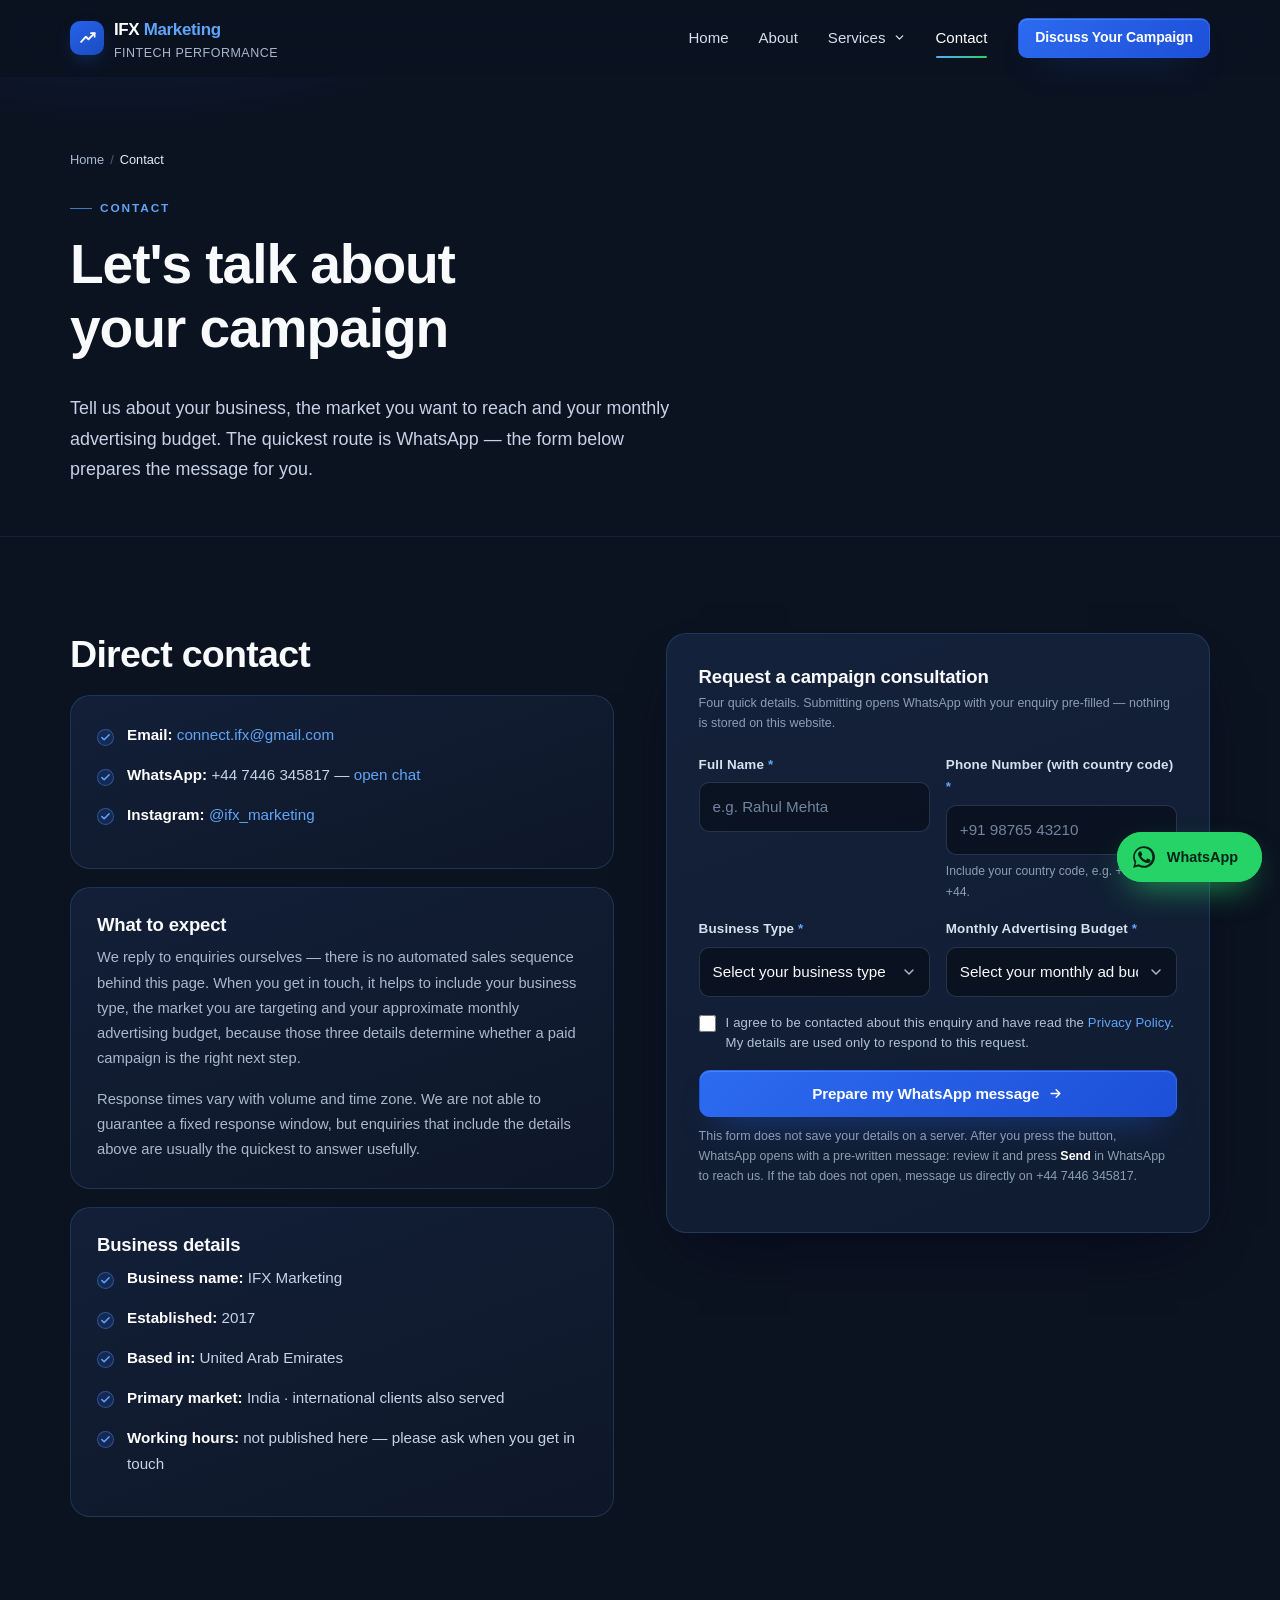
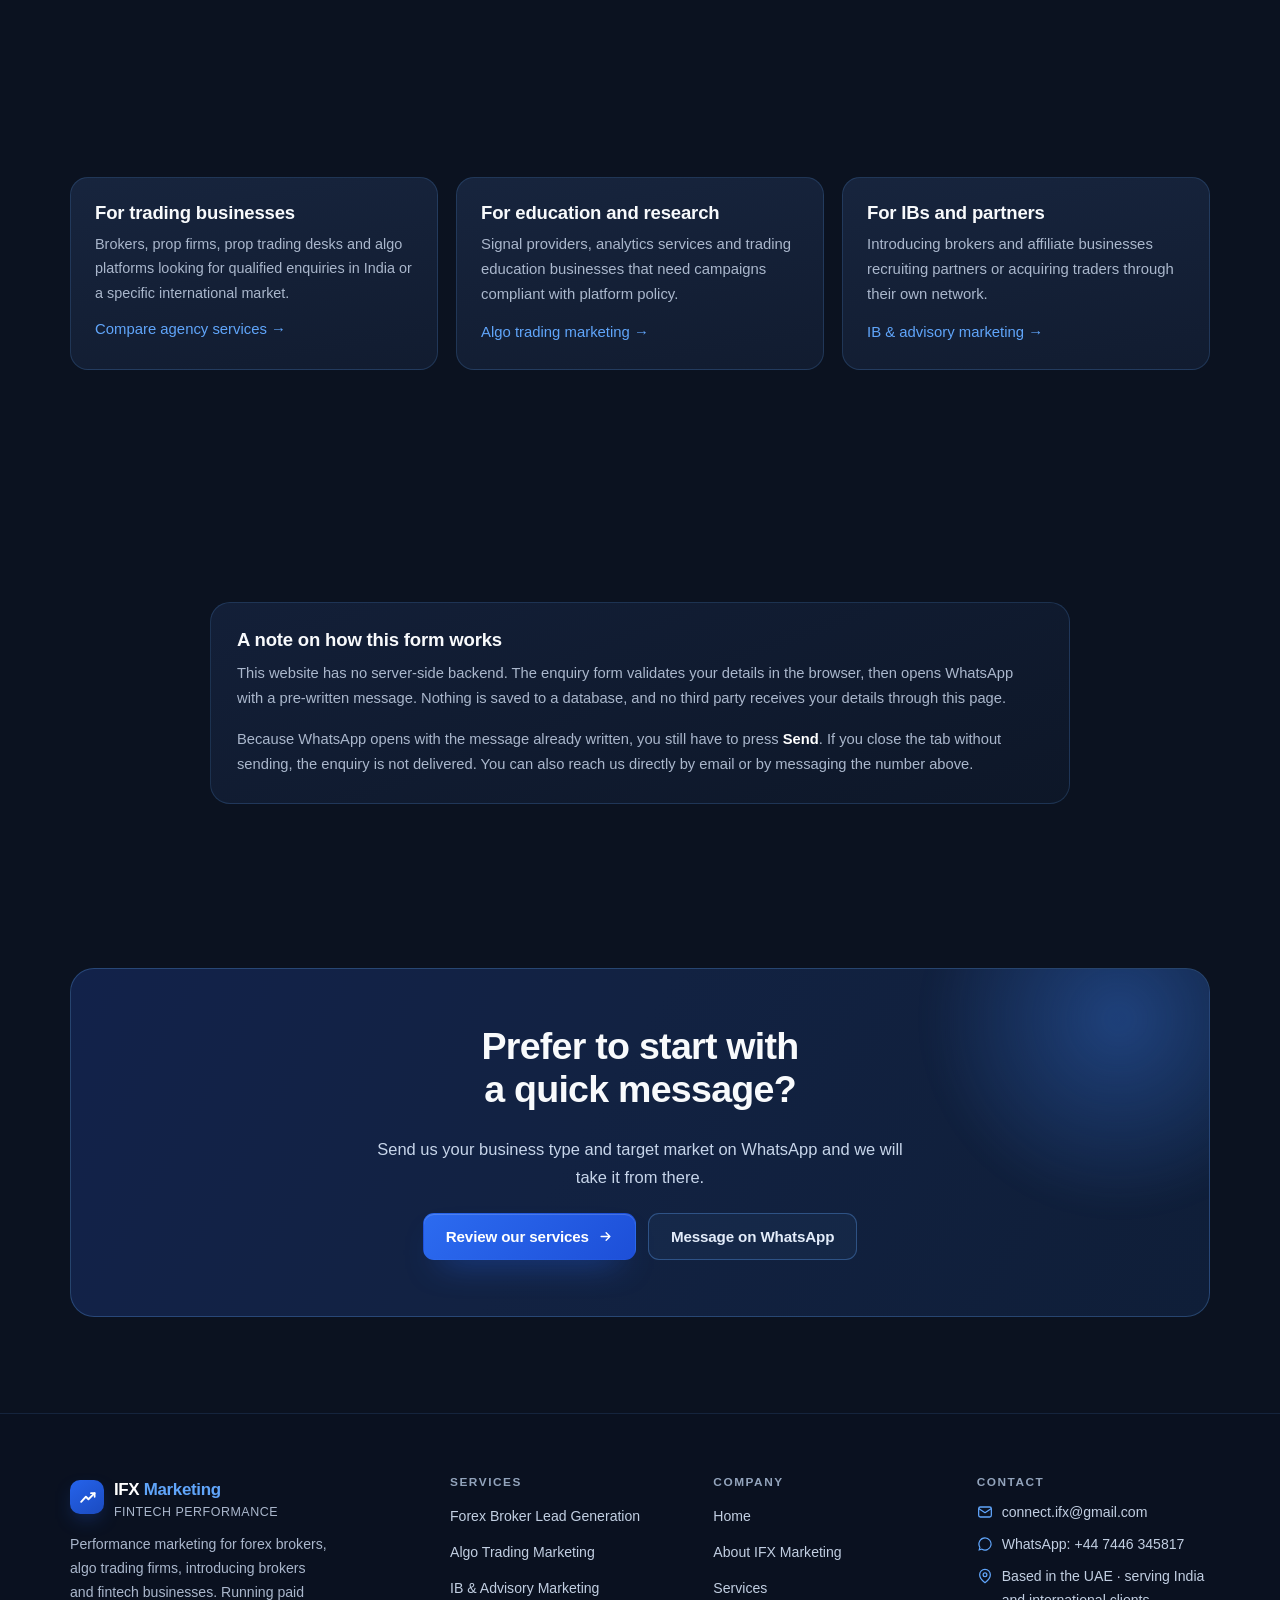
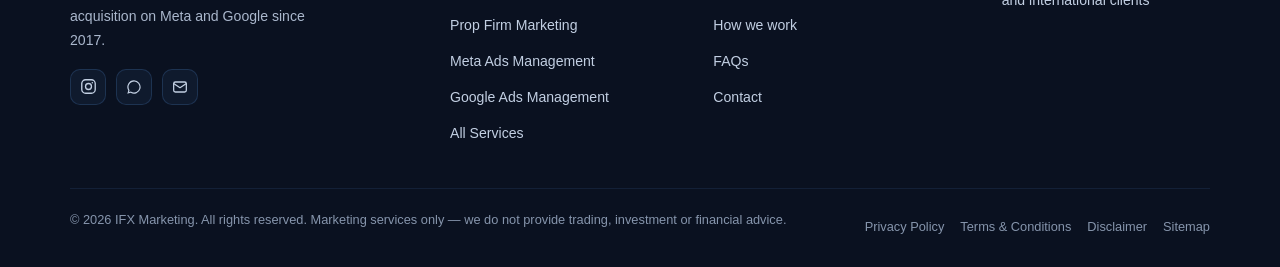
<file: ifxmarketing/contact.html>
<!DOCTYPE html>
<html lang="en" class="no-js">
<head>
<meta charset="utf-8">
<meta name="viewport" content="width=device-width, initial-scale=1">
<title>Contact IFX Marketing | Fintech Marketing Enquiries</title>
<meta name="description" content="Contact IFX Marketing about fintech performance marketing. Email connect.ifx@gmail.com, message +44 7446 345817 on WhatsApp, or send an enquiry about your forex, algo trading, IB or prop firm campaign.">
<link rel="canonical" href="https://ifxmarketing.com/contact.html">
<meta name="robots" content="index, follow, max-image-preview:large">
<meta name="theme-color" content="#0B1220">
<meta name="keywords" content="contact fintech marketing agency, forex marketing enquiry, fintech lead generation consultation">

<!-- Open Graph -->
<meta property="og:type" content="website">
<meta property="og:site_name" content="IFX Marketing">
<meta property="og:locale" content="en_US">
<meta property="og:url" content="https://ifxmarketing.com/contact.html">
<meta property="og:title" content="Contact IFX Marketing | Fintech Marketing Enquiries">
<meta property="og:description" content="Contact IFX Marketing about fintech performance marketing. Email connect.ifx@gmail.com, message +44 7446 345817 on WhatsApp, or send an enquiry about your forex, algo trading, IB or prop firm campaign.">
<meta property="og:image" content="https://ifxmarketing.com/assets/images/og-image.svg">
<meta property="og:image:alt" content="IFX Marketing — performance marketing for forex and fintech businesses">

<!-- Twitter -->
<meta name="twitter:card" content="summary_large_image">
<meta name="twitter:title" content="Contact IFX Marketing | Fintech Marketing Enquiries">
<meta name="twitter:description" content="Contact IFX Marketing about fintech performance marketing. Email connect.ifx@gmail.com, message +44 7446 345817 on WhatsApp, or send an enquiry about your forex, algo trading, IB or prop firm campaign.">
<meta name="twitter:image" content="https://ifxmarketing.com/assets/images/og-image.svg">

<link rel="icon" href="assets/favicon.svg" type="image/svg+xml">
<link rel="apple-touch-icon" href="assets/favicon.svg">
<link rel="manifest" href="site.webmanifest">
<link rel="stylesheet" href="css/style.css">
<script src="js/config.js" defer></script>
<script src="js/script.js" defer></script>
<script type="application/ld+json">
{
  "@context": "https://schema.org",
  "@type": "ContactPage",
  "@id": "https://ifxmarketing.com/contact.html#page",
  "url": "https://ifxmarketing.com/contact.html",
  "name": "Contact IFX Marketing",
  "inLanguage": "en",
  "mainEntity": { "@id": "https://ifxmarketing.com/#organization" }
}
</script>
<script type="application/ld+json">
{"@context":"https://schema.org","@type":"BreadcrumbList","itemListElement":[{"@type":"ListItem","position":1,"name":"Home","item":"https://ifxmarketing.com"},{"@type":"ListItem","position":2,"name":"Contact","item":"https://ifxmarketing.com/contact.html"}]}
</script>
</head>
<body>
<a class="skip-link" href="#main">Skip to main content</a><header class="site-header" id="site-header">
  <div class="container header-inner">
    <a class="brand" href="index.html" aria-label="IFX Marketing — home">
      <span class="brand-mark" aria-hidden="true"><svg width="19" height="19" viewBox="0 0 24 24" fill="none"><path d="M4 17.5 10 11l3.2 3.2L21 6.5" stroke="#fff" stroke-width="2.4" stroke-linecap="round" stroke-linejoin="round"/><path d="M16.4 6.5H21v4.6" stroke="#fff" stroke-width="2.2" stroke-linecap="round" stroke-linejoin="round"/></svg></span>
      <span class="brand-text">IFX <span>Marketing</span><em>Fintech Performance</em></span>
    </a>
    <nav class="nav" id="primary-nav" aria-label="Primary">
      <ul class="nav-list">
        <li><a class="nav-link" href="index.html">Home</a></li>
        <li><a class="nav-link" href="about.html">About</a></li>
        <li>
          <button class="nav-drop-toggle" type="button" aria-expanded="false" aria-controls="services-menu">Services <svg width="13" height="13" viewBox="0 0 24 24" fill="none" stroke="currentColor" stroke-width="2.4" stroke-linecap="round" stroke-linejoin="round" aria-hidden="true"><path d="m6 9 6 6 6-6"/></svg></button>
          <ul class="dropdown" id="services-menu">
            <li><a href="forex-lead-generation.html">Forex Broker Lead Generation<span>Paid acquisition for regulated brokers</span></a></li><li><a href="algo-trading-marketing.html">Algo Trading Marketing<span>Campaigns for algorithmic trading firms</span></a></li><li><a href="ib-advisory-marketing.html">IB &amp; Advisory Marketing<span>Introducing brokers and advisory desks</span></a></li><li><a href="services.html">All services overview<span>Ten services across ads, funnels and CRM</span></a></li>
          </ul>
        </li>
        <li><a class="nav-link" href="contact.html" aria-current="page">Contact</a></li>
        <li class="nav-cta-mobile"><a class="btn btn-primary btn-block" href="contact.html#enquiry">Discuss Your Campaign</a></li>
      </ul>
    </nav>
    <div class="header-actions">
      <a class="btn btn-primary btn-sm" href="contact.html#enquiry">Discuss Your Campaign</a>
      <button class="nav-toggle" type="button" aria-expanded="false" aria-controls="primary-nav" aria-label="Open menu"><span></span></button>
    </div>
  </div>
</header>
<main id="main">
  <section class="page-hero">
    <div class="container">
      <nav aria-label="Breadcrumb"><ol class="breadcrumbs"><li><a href="index.html">Home</a></li><li><span aria-current="page">Contact</span></li></ol></nav>
      <p class="eyebrow">Contact</p>
      <h1>Let's talk about your campaign</h1>
      <p class="lede">Tell us about your business, the market you want to reach and your monthly advertising budget. The quickest route is WhatsApp — the form below prepares the message for you.</p>
    </div>
  </section>

  <section class="section" id="enquiry">
    <div class="container split" style="align-items:start">
      <div class="reveal">
        <h2 style="margin-bottom:.5em">Direct contact</h2>
        <div class="panel" style="margin-bottom:18px">
          <ul class="feature-list" style="margin:0">
            <li><strong>Email:</strong> <a href="mailto:connect.ifx@gmail.com" data-ifx-email>connect.ifx@gmail.com</a></li>
            <li><strong>WhatsApp:</strong> <span data-ifx-phone>+44 7446 345817</span> — <a href="https://wa.me/447446345817" data-ifx-wa="general" target="_blank" rel="noopener noreferrer">open chat</a></li>
            <li><strong>Instagram:</strong> <a href="https://www.instagram.com/ifx_marketing/" data-ifx-instagram target="_blank" rel="noopener noreferrer">@ifx_marketing</a></li>
          </ul>
        </div>

        <div class="panel" style="margin-bottom:18px">
          <h3 style="margin-bottom:10px">What to expect</h3>
          <p style="color:var(--muted);font-size:.92rem">We reply to enquiries ourselves — there is no automated sales sequence behind this page. When you get in touch, it helps to include your business type, the market you are targeting and your approximate monthly advertising budget, because those three details determine whether a paid campaign is the right next step.</p>
          <p style="color:var(--muted);font-size:.92rem;margin-bottom:0">Response times vary with volume and time zone. We are not able to guarantee a fixed response window, but enquiries that include the details above are usually the quickest to answer usefully.</p>
        </div>

        <div class="panel">
          <h3 style="margin-bottom:10px">Business details</h3>
          <ul class="feature-list" style="margin-bottom:0">
            <li><strong>Business name:</strong> IFX Marketing</li>
            <li><strong>Established:</strong> 2017</li>
            <li><strong>Based in:</strong> United Arab Emirates</li>
            <li><strong>Primary market:</strong> India · international clients also served</li>
            <li><strong>Working hours:</strong> not published here — please ask when you get in touch</li>
          </ul>
        </div>
      </div>
      <form class="form-card" data-ifx-form novalidate aria-labelledby="contact-title">
  <h3 id="contact-title" style="margin-bottom:6px">Request a campaign consultation</h3>
  <p class="form-note" style="margin-bottom:20px">Four quick details. Submitting opens WhatsApp with your enquiry pre-filled — nothing is stored on this website.</p>
  <div class="form-grid">
    <div class="field">
      <label for="contact-name">Full Name <span class="req" aria-hidden="true">*</span></label>
      <input type="text" id="contact-name" name="fullName" autocomplete="name" placeholder="e.g. Rahul Mehta" required aria-describedby="contact-name-err">
      <span class="error-msg" id="contact-name-err"></span>
    </div>
    <div class="field">
      <label for="contact-phone">Phone Number (with country code) <span class="req" aria-hidden="true">*</span></label>
      <input type="tel" id="contact-phone" name="phone" autocomplete="tel" inputmode="tel" placeholder="+91 98765 43210" required aria-describedby="contact-phone-err contact-phone-hint">
      <span class="hint" id="contact-phone-hint">Include your country code, e.g. +91, +971, +44.</span>
      <span class="error-msg" id="contact-phone-err"></span>
    </div>
    <div class="field">
      <label for="contact-type">Business Type <span class="req" aria-hidden="true">*</span></label>
      <select id="contact-type" name="businessType" required aria-describedby="contact-type-err">
        <option value="" selected>Select your business type</option>
        <option value="Forex Broker">Forex Broker</option><option value="Algo Trading">Algo Trading</option><option value="Trading Advisory">Trading Advisory</option><option value="Introducing Broker (IB)">Introducing Broker (IB)</option><option value="Prop Firm">Prop Firm</option><option value="Fintech Startup">Fintech Startup</option><option value="Other">Other</option>
      </select>
      <span class="error-msg" id="contact-type-err"></span>
    </div>
    <div class="field">
      <label for="contact-budget">Monthly Advertising Budget <span class="req" aria-hidden="true">*</span></label>
      <select id="contact-budget" name="budget" required aria-describedby="contact-budget-err">
        <option value="" selected>Select your monthly ad budget</option>
        <option value="Below ₹1 lakh">Below ₹1 lakh</option><option value="₹1 lakh – ₹3 lakh">₹1 lakh – ₹3 lakh</option><option value="₹3 lakh – ₹5 lakh">₹3 lakh – ₹5 lakh</option><option value="₹5 lakh – ₹10 lakh">₹5 lakh – ₹10 lakh</option><option value="₹10 lakh+">₹10 lakh+</option>
      </select>
      <span class="error-msg" id="contact-budget-err"></span>
    </div>
    <div class="field field--full">
      <div class="hp-field" aria-hidden="true">
        <label for="contact-hp">Company website</label>
        <input type="text" id="contact-hp" name="company_website" tabindex="-1" autocomplete="off">
      </div>
      <div class="check-row">
        <input type="checkbox" id="contact-consent" name="consent" required aria-describedby="contact-consent-err">
        <label for="contact-consent" style="font-weight:400;font-size:.82rem;color:#B3C2D6">I agree to be contacted about this enquiry and have read the <a href="privacy-policy.html">Privacy Policy</a>. My details are used only to respond to this request.</label>
      </div>
      <span class="error-msg" id="contact-consent-err"></span>
    </div>
    <div class="field field--full">
      <button type="submit" class="btn btn-primary btn-block">Prepare my WhatsApp message <svg width="15" height="15" viewBox="0 0 24 24" fill="none" stroke="currentColor" stroke-width="2.2" stroke-linecap="round" stroke-linejoin="round" aria-hidden="true"><path d="M5 12h14M13 6l6 6-6 6"/></svg></button>
      <p class="form-note">This form does not save your details on a server. After you press the button, WhatsApp opens with a pre-written message: review it and press <strong>Send</strong> in WhatsApp to reach us. If the tab does not open, message us directly on <span data-ifx-phone>+44 7446 345817</span>.</p>
      <div class="form-status" role="status" aria-live="polite"></div>
    </div>
  </div>
</form>
    </div>
  </section>

  <section class="section section--tight">
    <div class="section">
      <div class="container">
        <div class="grid grid-3">
          <div class="card reveal">
            <h3>For trading businesses</h3>
            <p style="font-size:.9rem">Brokers, prop firms, prop trading desks and algo platforms looking for qualified enquiries in India or a specific international market.</p>
            <p style="margin-top:12px"><a href="services.html">Compare agency services →</a></p>
          </div>
          <div class="card reveal">
            <h3>For education and research</h3>
            <p>Signal providers, analytics services and trading education businesses that need campaigns compliant with platform policy.</p>
            <p style="margin-top:12px"><a href="algo-trading-marketing.html">Algo trading marketing →</a></p>
          </div>
          <div class="card reveal">
            <h3>For IBs and partners</h3>
            <p>Introducing brokers and affiliate businesses recruiting partners or acquiring traders through their own network.</p>
            <p style="margin-top:12px"><a href="ib-advisory-marketing.html">IB &amp; advisory marketing →</a></p>
          </div>
        </div>
      </div>
    </div>
  </section>

  <section class="section section--tight">
    <div class="container">
      <div class="panel reveal" style="max-width:860px;margin-inline:auto">
        <h3 style="margin-bottom:10px">A note on how this form works</h3>
        <p style="color:var(--muted);font-size:.92rem">This website has no server-side backend. The enquiry form validates your details in the browser, then opens WhatsApp with a pre-written message. Nothing is saved to a database, and no third party receives your details through this page.</p>
        <p style="color:var(--muted);font-size:.92rem;margin-bottom:0">Because WhatsApp opens with the message already written, you still have to press <strong>Send</strong>. If you close the tab without sending, the enquiry is not delivered. You can also reach us directly by email or by messaging the number above.</p>
      </div>
    </div>
  </section>

  <section class="section" aria-labelledby="cta-h">
  <div class="container">
    <div class="cta-band reveal">
      <h2 id="cta-h">Prefer to start with a quick message?</h2>
      <p>Send us your business type and target market on WhatsApp and we will take it from there.</p>
      <div class="cta-actions">
        <a class="btn btn-primary" href="index.html#services">Review our services <svg width="15" height="15" viewBox="0 0 24 24" fill="none" stroke="currentColor" stroke-width="2.2" stroke-linecap="round" stroke-linejoin="round" aria-hidden="true"><path d="M5 12h14M13 6l6 6-6 6"/></svg></a>
        <a class="btn btn-ghost" href="https://wa.me/447446345817" data-ifx-wa="general" target="_blank" rel="noopener noreferrer">Message on WhatsApp</a>
      </div>
    </div>
  </div>
</section>
</main>
<footer class="site-footer">
  <div class="container">
    <div class="footer-grid">
      <div class="footer-brand">
        <a class="brand" href="index.html" aria-label="IFX Marketing — home">
          <span class="brand-mark" aria-hidden="true"><svg width="19" height="19" viewBox="0 0 24 24" fill="none"><path d="M4 17.5 10 11l3.2 3.2L21 6.5" stroke="#fff" stroke-width="2.4" stroke-linecap="round" stroke-linejoin="round"/><path d="M16.4 6.5H21v4.6" stroke="#fff" stroke-width="2.2" stroke-linecap="round" stroke-linejoin="round"/></svg></span>
          <span class="brand-text">IFX <span>Marketing</span><em>Fintech Performance</em></span>
        </a>
        <p>Performance marketing for forex brokers, algo trading firms, introducing brokers and fintech businesses. Running paid acquisition on Meta and Google since 2017.</p>
        <div class="social-row">
          <a href="https://www.instagram.com/ifx_marketing/" data-ifx-instagram target="_blank" rel="noopener noreferrer" aria-label="IFX Marketing on Instagram"><svg width="17" height="17" viewBox="0 0 24 24" fill="none" stroke="currentColor" stroke-width="1.9" stroke-linecap="round" aria-hidden="true"><rect x="2.5" y="2.5" width="19" height="19" rx="5.4"/><circle cx="12" cy="12" r="4.2"/><circle cx="17.4" cy="6.6" r="1.1" fill="currentColor" stroke="none"/></svg></a>
          <a href="https://wa.me/447446345817" data-ifx-wa="general" target="_blank" rel="noopener noreferrer" aria-label="Chat with IFX Marketing on WhatsApp"><svg width="16" height="16" viewBox="0 0 24 24" fill="currentColor" aria-hidden="true"><path d="M12 2a10 10 0 0 0-8.6 15.1L2 22l5-1.3A10 10 0 1 0 12 2Zm0 18.2a8.2 8.2 0 0 1-4.2-1.2l-.3-.2-3 .8.8-2.9-.2-.3A8.2 8.2 0 1 1 12 20.2Z"/></svg></a>
          <a href="mailto:connect.ifx@gmail.com" data-ifx-email aria-label="Email IFX Marketing"><svg width="16" height="16" viewBox="0 0 24 24" fill="none" stroke="currentColor" stroke-width="1.9" stroke-linecap="round" stroke-linejoin="round" aria-hidden="true"><rect x="2.5" y="4.5" width="19" height="15" rx="2.5"/><path d="m3 7 9 6 9-6"/></svg></a>
        </div>
      </div>
      <div class="footer-col">
        <h4>Services</h4>
        <ul><li><a href="forex-lead-generation.html">Forex Broker Lead Generation</a></li><li><a href="algo-trading-marketing.html">Algo Trading Marketing</a></li><li><a href="ib-advisory-marketing.html">IB &amp; Advisory Marketing</a></li><li><a href="services.html#prop-firm">Prop Firm Marketing</a></li><li><a href="services.html#meta-ads">Meta Ads Management</a></li><li><a href="services.html#google-ads">Google Ads Management</a></li><li><a href="services.html">All Services</a></li></ul>
      </div>
      <div class="footer-col">
        <h4>Company</h4>
        <ul>
          <li><a href="index.html">Home</a></li>
          <li><a href="about.html">About IFX Marketing</a></li>
          <li><a href="services.html">Services</a></li>
          <li><a href="index.html#process">How we work</a></li>
          <li><a href="index.html#faq">FAQs</a></li>
          <li><a href="contact.html">Contact</a></li>
        </ul>
      </div>
      <div class="footer-col">
        <h4>Contact</h4>
        <ul class="footer-contact">
          <li><svg width="16" height="16" viewBox="0 0 24 24" fill="none" stroke="currentColor" stroke-width="1.9" stroke-linecap="round" stroke-linejoin="round" aria-hidden="true"><rect x="2.5" y="4.5" width="19" height="15" rx="2.5"/><path d="m3 7 9 6 9-6"/></svg><a href="mailto:connect.ifx@gmail.com" data-ifx-email>connect.ifx@gmail.com</a></li>
          <li><svg width="16" height="16" viewBox="0 0 24 24" fill="currentColor" aria-hidden="true"><path d="M12 2a10 10 0 0 0-8.6 15.1L2 22l5-1.3A10 10 0 1 0 12 2Zm0 18.2a8.2 8.2 0 0 1-4.2-1.2l-.3-.2-3 .8.8-2.9-.2-.3A8.2 8.2 0 1 1 12 20.2Z"/></svg><span>WhatsApp: <span data-ifx-phone>+44 7446 345817</span></span></li>
          <li><svg width="16" height="16" viewBox="0 0 24 24" fill="none" stroke="currentColor" stroke-width="1.9" stroke-linecap="round" stroke-linejoin="round" aria-hidden="true"><path d="M20 10c0 6-8 12-8 12S4 16 4 10a8 8 0 0 1 16 0Z"/><circle cx="12" cy="10" r="2.8"/></svg><span>Based in the UAE &middot; serving India and international clients</span></li>
        </ul>
      </div>
    </div>
    <div class="footer-bottom">
      <p>&copy; <span data-ifx-year>2026</span> IFX Marketing. All rights reserved. Marketing services only — we do not provide trading, investment or financial advice.</p>
      <nav class="footer-legal" aria-label="Legal">
        <a href="privacy-policy.html">Privacy Policy</a><a href="terms-and-conditions.html">Terms &amp; Conditions</a><a href="disclaimer.html">Disclaimer</a>
        <a href="sitemap.xml">Sitemap</a>
      </nav>
    </div>
  </div>
</footer><a class="wa-float" href="https://wa.me/447446345817" data-ifx-wa="float" target="_blank" rel="noopener noreferrer" aria-label="Chat with IFX Marketing on WhatsApp" title="Chat with IFX Marketing"><svg viewBox="0 0 24 24" fill="currentColor" aria-hidden="true"><path d="M17.47 14.38c-.28-.14-1.68-.83-1.94-.93-.26-.1-.45-.14-.64.14-.19.28-.73.93-.9 1.12-.16.19-.33.21-.61.07-.28-.14-1.19-.44-2.27-1.4-.84-.75-1.4-1.67-1.57-1.95-.16-.28-.02-.43.12-.57.13-.13.28-.33.42-.5.14-.16.19-.28.28-.47.09-.19.05-.35-.02-.49-.07-.14-.63-1.52-.86-2.08-.23-.55-.46-.47-.63-.48h-.54c-.19 0-.49.07-.75.35-.26.28-1 .97-1 2.37s1.02 2.75 1.16 2.94c.14.19 2 3.05 4.85 4.28.68.29 1.21.47 1.62.6.68.22 1.3.19 1.79.11.55-.08 1.68-.69 1.92-1.35.24-.66.24-1.23.17-1.35-.07-.12-.26-.19-.54-.33zM12.05 2C6.5 2 2 6.5 2 12.05c0 1.77.46 3.5 1.34 5.03L2 22l5.05-1.32a10 10 0 0 0 5 1.27h.01C17.6 21.95 22.1 17.45 22.1 11.9 22.1 6.35 17.6 2 12.05 2zm0 18.13h-.01c-1.55 0-3.07-.42-4.4-1.21l-.31-.19-3.27.86.87-3.19-.2-.33a8.1 8.1 0 0 1-1.24-4.32c0-4.48 3.65-8.12 8.13-8.12 2.17 0 4.21.85 5.74 2.38a8.07 8.07 0 0 1 2.38 5.75c0 4.48-3.65 8.37-7.69 8.37z"/></svg><span class="wa-label">WhatsApp</span></a>
</body>
</html>
</file>
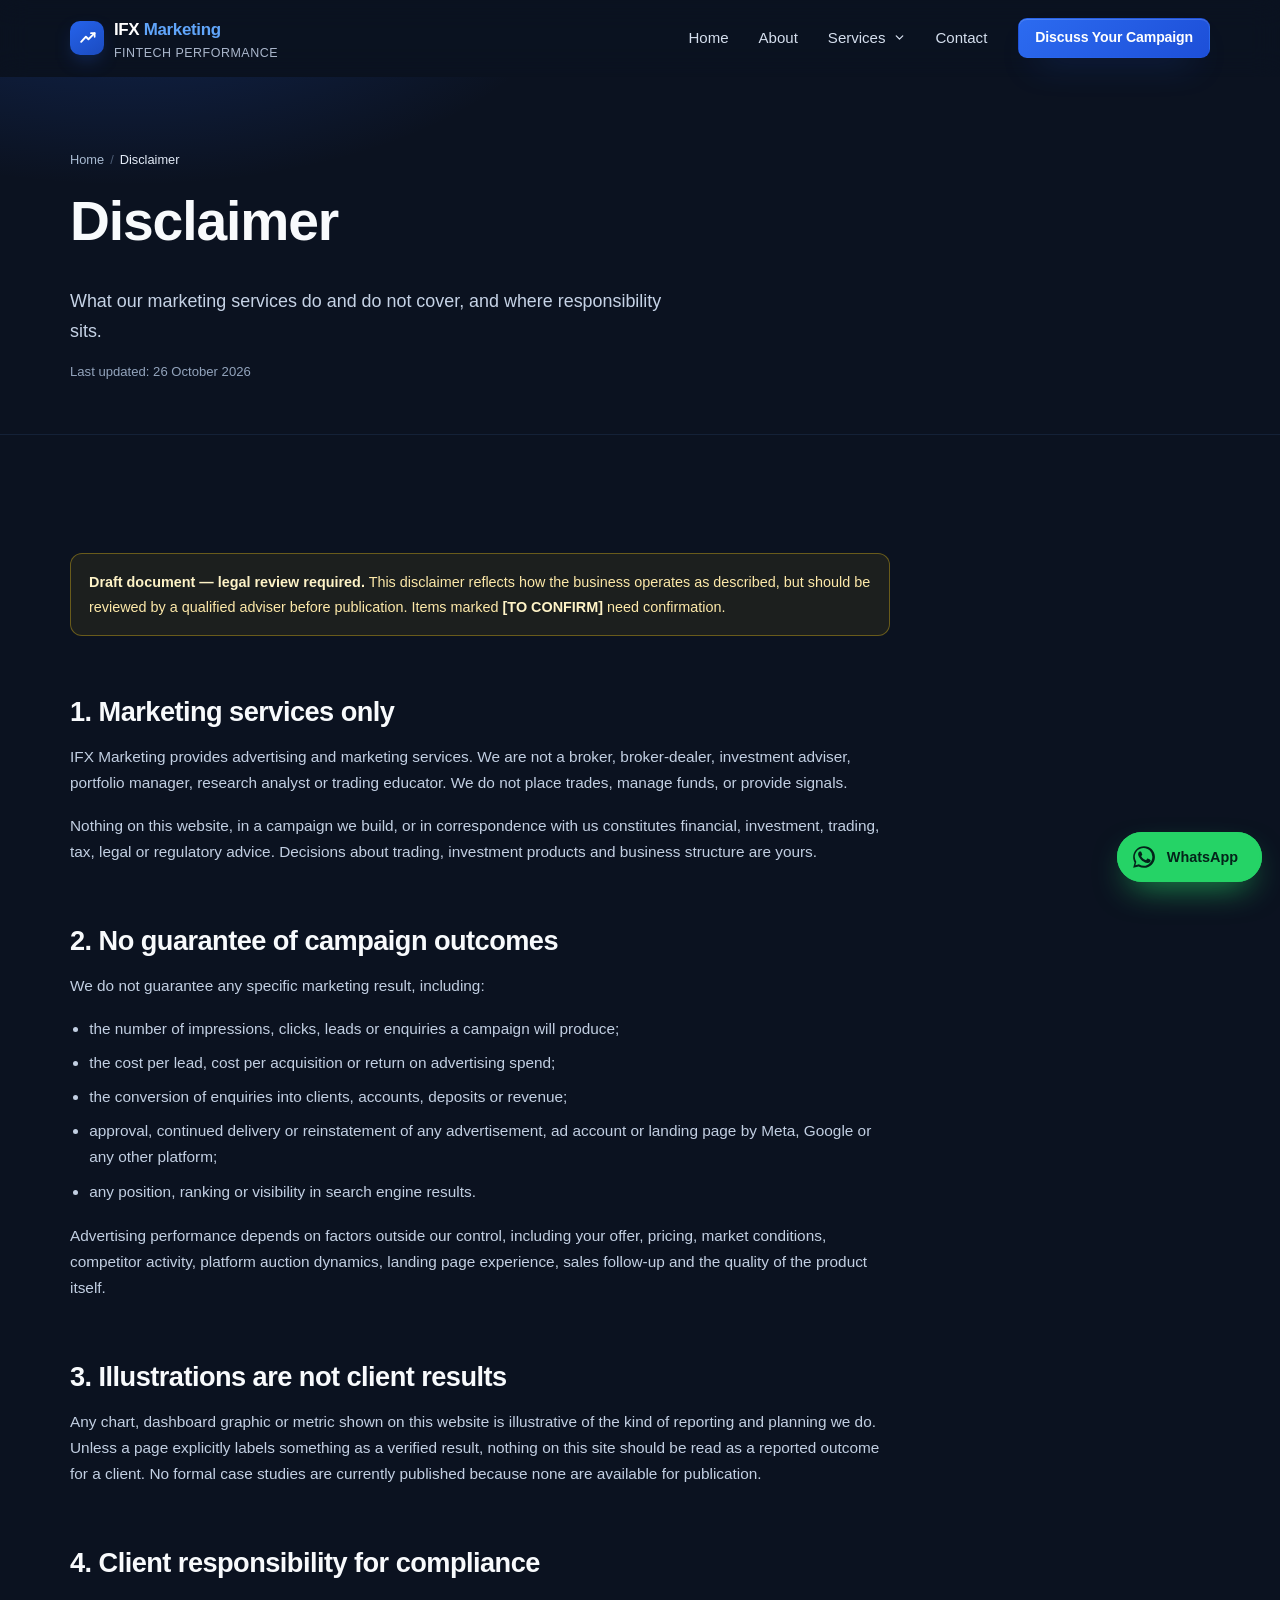
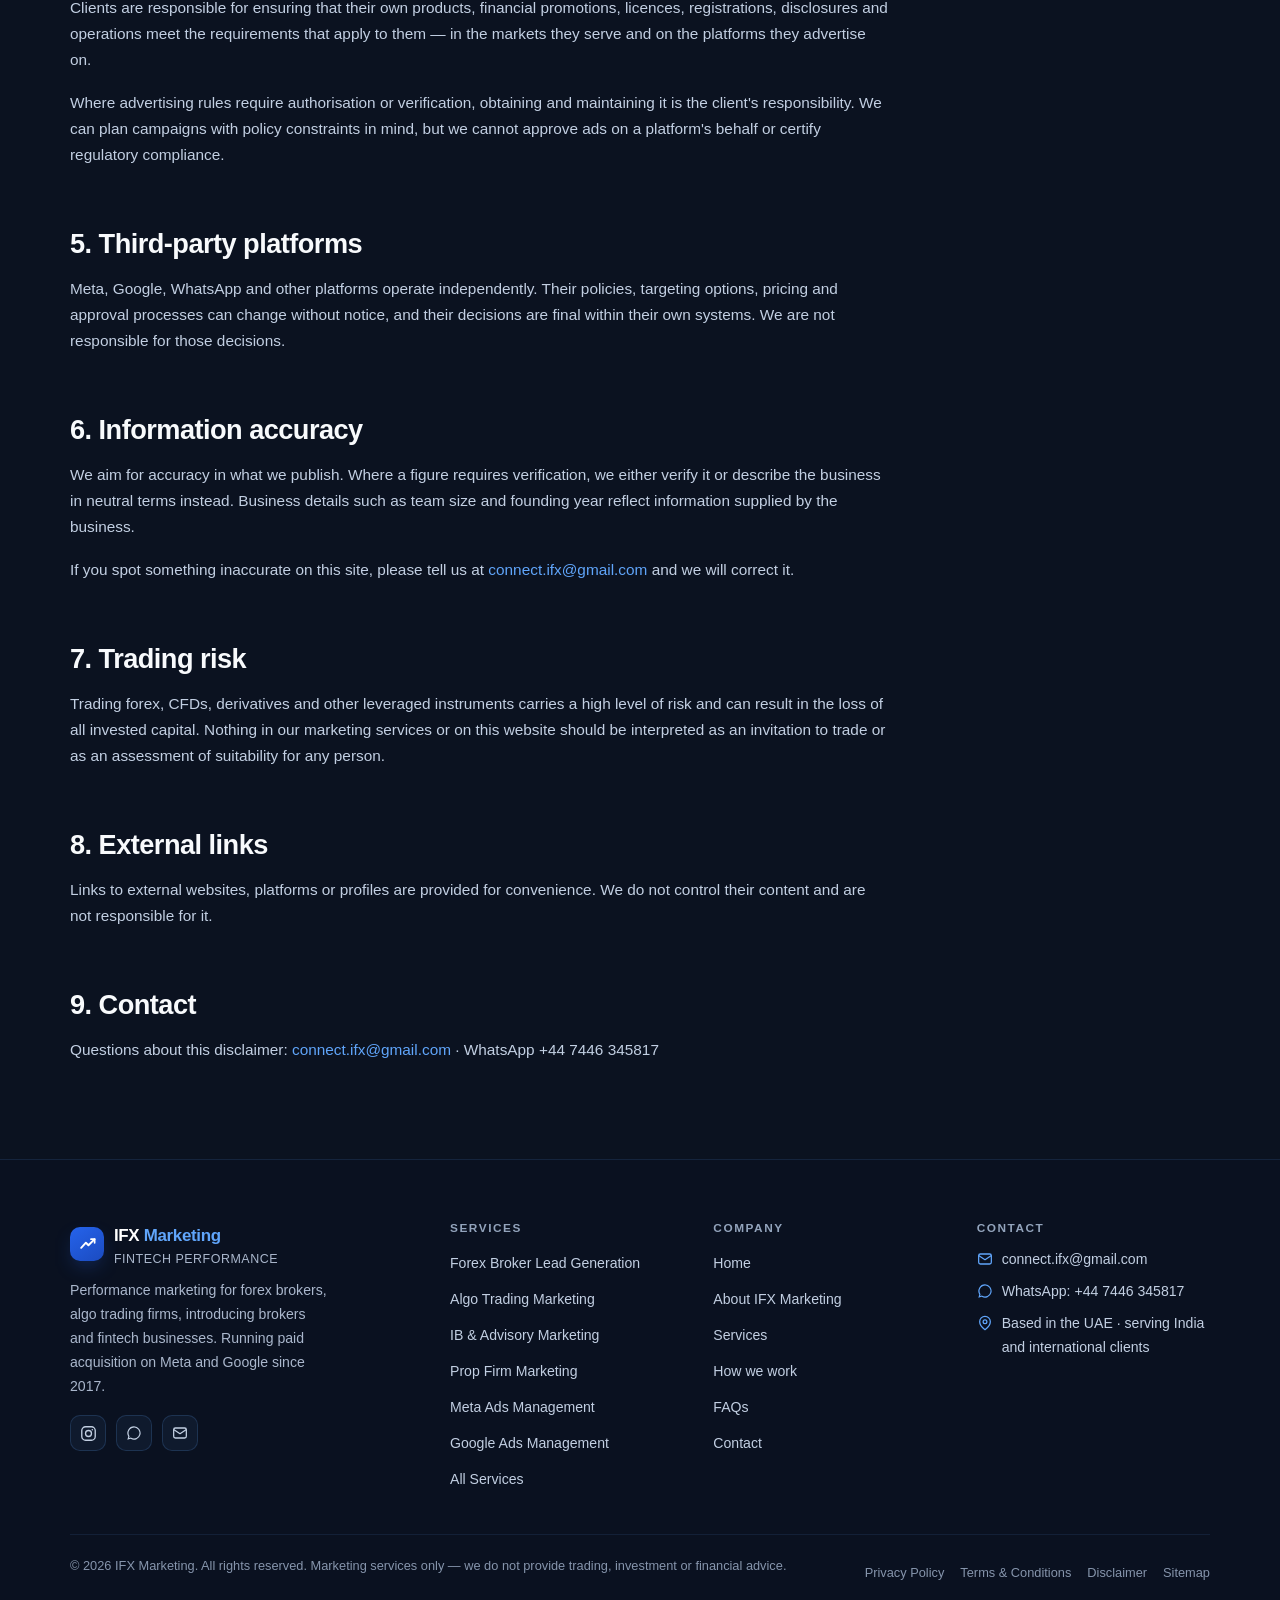
<file: ifxmarketing/disclaimer.html>
<!DOCTYPE html>
<html lang="en" class="no-js">
<head>
<meta charset="utf-8">
<meta name="viewport" content="width=device-width, initial-scale=1">
<title>Disclaimer | IFX Marketing</title>
<meta name="description" content="IFX Marketing provides marketing services only. We do not guarantee campaign outcomes, lead volumes, sales, profits or advertising approval, and we do not provide financial or regulatory advice.">
<link rel="canonical" href="https://ifxmarketing.com/disclaimer.html">
<meta name="robots" content="index, follow, max-image-preview:large">
<meta name="theme-color" content="#0B1220">

<!-- Open Graph -->
<meta property="og:type" content="website">
<meta property="og:site_name" content="IFX Marketing">
<meta property="og:locale" content="en_US">
<meta property="og:url" content="https://ifxmarketing.com/disclaimer.html">
<meta property="og:title" content="Disclaimer | IFX Marketing">
<meta property="og:description" content="IFX Marketing provides marketing services only. We do not guarantee campaign outcomes, lead volumes, sales, profits or advertising approval, and we do not provide financial or regulatory advice.">
<meta property="og:image" content="https://ifxmarketing.com/assets/images/og-image.svg">
<meta property="og:image:alt" content="IFX Marketing — performance marketing for forex and fintech businesses">

<!-- Twitter -->
<meta name="twitter:card" content="summary_large_image">
<meta name="twitter:title" content="Disclaimer | IFX Marketing">
<meta name="twitter:description" content="IFX Marketing provides marketing services only. We do not guarantee campaign outcomes, lead volumes, sales, profits or advertising approval, and we do not provide financial or regulatory advice.">
<meta name="twitter:image" content="https://ifxmarketing.com/assets/images/og-image.svg">

<link rel="icon" href="assets/favicon.svg" type="image/svg+xml">
<link rel="apple-touch-icon" href="assets/favicon.svg">
<link rel="manifest" href="site.webmanifest">
<link rel="stylesheet" href="css/style.css">
<script src="js/config.js" defer></script>
<script src="js/script.js" defer></script>
</head>
<body>
<a class="skip-link" href="#main">Skip to main content</a><header class="site-header" id="site-header">
  <div class="container header-inner">
    <a class="brand" href="index.html" aria-label="IFX Marketing — home">
      <span class="brand-mark" aria-hidden="true"><svg width="19" height="19" viewBox="0 0 24 24" fill="none"><path d="M4 17.5 10 11l3.2 3.2L21 6.5" stroke="#fff" stroke-width="2.4" stroke-linecap="round" stroke-linejoin="round"/><path d="M16.4 6.5H21v4.6" stroke="#fff" stroke-width="2.2" stroke-linecap="round" stroke-linejoin="round"/></svg></span>
      <span class="brand-text">IFX <span>Marketing</span><em>Fintech Performance</em></span>
    </a>
    <nav class="nav" id="primary-nav" aria-label="Primary">
      <ul class="nav-list">
        <li><a class="nav-link" href="index.html">Home</a></li>
        <li><a class="nav-link" href="about.html">About</a></li>
        <li>
          <button class="nav-drop-toggle" type="button" aria-expanded="false" aria-controls="services-menu">Services <svg width="13" height="13" viewBox="0 0 24 24" fill="none" stroke="currentColor" stroke-width="2.4" stroke-linecap="round" stroke-linejoin="round" aria-hidden="true"><path d="m6 9 6 6 6-6"/></svg></button>
          <ul class="dropdown" id="services-menu">
            <li><a href="forex-lead-generation.html">Forex Broker Lead Generation<span>Paid acquisition for regulated brokers</span></a></li><li><a href="algo-trading-marketing.html">Algo Trading Marketing<span>Campaigns for algorithmic trading firms</span></a></li><li><a href="ib-advisory-marketing.html">IB &amp; Advisory Marketing<span>Introducing brokers and advisory desks</span></a></li><li><a href="services.html">All services overview<span>Ten services across ads, funnels and CRM</span></a></li>
          </ul>
        </li>
        <li><a class="nav-link" href="contact.html">Contact</a></li>
        <li class="nav-cta-mobile"><a class="btn btn-primary btn-block" href="contact.html#enquiry">Discuss Your Campaign</a></li>
      </ul>
    </nav>
    <div class="header-actions">
      <a class="btn btn-primary btn-sm" href="contact.html#enquiry">Discuss Your Campaign</a>
      <button class="nav-toggle" type="button" aria-expanded="false" aria-controls="primary-nav" aria-label="Open menu"><span></span></button>
    </div>
  </div>
</header>
<main id="main">
  <section class="page-hero">
    <div class="container">
      <nav aria-label="Breadcrumb"><ol class="breadcrumbs"><li><a href="index.html">Home</a></li><li><span aria-current="page">Disclaimer</span></li></ol></nav>
      <h1>Disclaimer</h1>
      <p class="lede">What our marketing services do and do not cover, and where responsibility sits.</p>
      <p class="updated" style="margin-top:14px">Last updated: 26 October 2026</p>
    </div>
  </section>

  <section class="section">
    <div class="container">
      <div class="prose">
        <div class="notice">
          <strong>Draft document — legal review required.</strong> This disclaimer reflects how the business operates as described, but should be reviewed by a qualified adviser before publication. Items marked <strong>[TO CONFIRM]</strong> need confirmation.
        </div>

        <h2>1. Marketing services only</h2>
        <p>IFX Marketing provides advertising and marketing services. We are not a broker, broker-dealer, investment adviser, portfolio manager, research analyst or trading educator. We do not place trades, manage funds, or provide signals.</p>
        <p>Nothing on this website, in a campaign we build, or in correspondence with us constitutes financial, investment, trading, tax, legal or regulatory advice. Decisions about trading, investment products and business structure are yours.</p>

        <h2>2. No guarantee of campaign outcomes</h2>
        <p>We do not guarantee any specific marketing result, including:</p>
        <ul>
          <li>the number of impressions, clicks, leads or enquiries a campaign will produce;</li>
          <li>the cost per lead, cost per acquisition or return on advertising spend;</li>
          <li>the conversion of enquiries into clients, accounts, deposits or revenue;</li>
          <li>approval, continued delivery or reinstatement of any advertisement, ad account or landing page by Meta, Google or any other platform;</li>
          <li>any position, ranking or visibility in search engine results.</li>
        </ul>
        <p>Advertising performance depends on factors outside our control, including your offer, pricing, market conditions, competitor activity, platform auction dynamics, landing page experience, sales follow-up and the quality of the product itself.</p>

        <h2>3. Illustrations are not client results</h2>
        <p>Any chart, dashboard graphic or metric shown on this website is illustrative of the kind of reporting and planning we do. Unless a page explicitly labels something as a verified result, nothing on this site should be read as a reported outcome for a client. No formal case studies are currently published because none are available for publication.</p>

        <h2>4. Client responsibility for compliance</h2>
        <p>Clients are responsible for ensuring that their own products, financial promotions, licences, registrations, disclosures and operations meet the requirements that apply to them — in the markets they serve and on the platforms they advertise on.</p>
        <p>Where advertising rules require authorisation or verification, obtaining and maintaining it is the client's responsibility. We can plan campaigns with policy constraints in mind, but we cannot approve ads on a platform's behalf or certify regulatory compliance.</p>

        <h2>5. Third-party platforms</h2>
        <p>Meta, Google, WhatsApp and other platforms operate independently. Their policies, targeting options, pricing and approval processes can change without notice, and their decisions are final within their own systems. We are not responsible for those decisions.</p>

        <h2>6. Information accuracy</h2>
        <p>We aim for accuracy in what we publish. Where a figure requires verification, we either verify it or describe the business in neutral terms instead. Business details such as team size and founding year reflect information supplied by the business.</p>
        <p>If you spot something inaccurate on this site, please tell us at <a href="mailto:connect.ifx@gmail.com" data-ifx-email>connect.ifx@gmail.com</a> and we will correct it.</p>

        <h2>7. Trading risk</h2>
        <p>Trading forex, CFDs, derivatives and other leveraged instruments carries a high level of risk and can result in the loss of all invested capital. Nothing in our marketing services or on this website should be interpreted as an invitation to trade or as an assessment of suitability for any person.</p>

        <h2>8. External links</h2>
        <p>Links to external websites, platforms or profiles are provided for convenience. We do not control their content and are not responsible for it.</p>

        <h2>9. Contact</h2>
        <p>Questions about this disclaimer: <a href="mailto:connect.ifx@gmail.com" data-ifx-email>connect.ifx@gmail.com</a> · WhatsApp <span data-ifx-phone>+44 7446 345817</span></p>
      </div>
    </div>
  </section>
</main>
<footer class="site-footer">
  <div class="container">
    <div class="footer-grid">
      <div class="footer-brand">
        <a class="brand" href="index.html" aria-label="IFX Marketing — home">
          <span class="brand-mark" aria-hidden="true"><svg width="19" height="19" viewBox="0 0 24 24" fill="none"><path d="M4 17.5 10 11l3.2 3.2L21 6.5" stroke="#fff" stroke-width="2.4" stroke-linecap="round" stroke-linejoin="round"/><path d="M16.4 6.5H21v4.6" stroke="#fff" stroke-width="2.2" stroke-linecap="round" stroke-linejoin="round"/></svg></span>
          <span class="brand-text">IFX <span>Marketing</span><em>Fintech Performance</em></span>
        </a>
        <p>Performance marketing for forex brokers, algo trading firms, introducing brokers and fintech businesses. Running paid acquisition on Meta and Google since 2017.</p>
        <div class="social-row">
          <a href="https://www.instagram.com/ifx_marketing/" data-ifx-instagram target="_blank" rel="noopener noreferrer" aria-label="IFX Marketing on Instagram"><svg width="17" height="17" viewBox="0 0 24 24" fill="none" stroke="currentColor" stroke-width="1.9" stroke-linecap="round" aria-hidden="true"><rect x="2.5" y="2.5" width="19" height="19" rx="5.4"/><circle cx="12" cy="12" r="4.2"/><circle cx="17.4" cy="6.6" r="1.1" fill="currentColor" stroke="none"/></svg></a>
          <a href="https://wa.me/447446345817" data-ifx-wa="general" target="_blank" rel="noopener noreferrer" aria-label="Chat with IFX Marketing on WhatsApp"><svg width="16" height="16" viewBox="0 0 24 24" fill="currentColor" aria-hidden="true"><path d="M12 2a10 10 0 0 0-8.6 15.1L2 22l5-1.3A10 10 0 1 0 12 2Zm0 18.2a8.2 8.2 0 0 1-4.2-1.2l-.3-.2-3 .8.8-2.9-.2-.3A8.2 8.2 0 1 1 12 20.2Z"/></svg></a>
          <a href="mailto:connect.ifx@gmail.com" data-ifx-email aria-label="Email IFX Marketing"><svg width="16" height="16" viewBox="0 0 24 24" fill="none" stroke="currentColor" stroke-width="1.9" stroke-linecap="round" stroke-linejoin="round" aria-hidden="true"><rect x="2.5" y="4.5" width="19" height="15" rx="2.5"/><path d="m3 7 9 6 9-6"/></svg></a>
        </div>
      </div>
      <div class="footer-col">
        <h4>Services</h4>
        <ul><li><a href="forex-lead-generation.html">Forex Broker Lead Generation</a></li><li><a href="algo-trading-marketing.html">Algo Trading Marketing</a></li><li><a href="ib-advisory-marketing.html">IB &amp; Advisory Marketing</a></li><li><a href="services.html#prop-firm">Prop Firm Marketing</a></li><li><a href="services.html#meta-ads">Meta Ads Management</a></li><li><a href="services.html#google-ads">Google Ads Management</a></li><li><a href="services.html">All Services</a></li></ul>
      </div>
      <div class="footer-col">
        <h4>Company</h4>
        <ul>
          <li><a href="index.html">Home</a></li>
          <li><a href="about.html">About IFX Marketing</a></li>
          <li><a href="services.html">Services</a></li>
          <li><a href="index.html#process">How we work</a></li>
          <li><a href="index.html#faq">FAQs</a></li>
          <li><a href="contact.html">Contact</a></li>
        </ul>
      </div>
      <div class="footer-col">
        <h4>Contact</h4>
        <ul class="footer-contact">
          <li><svg width="16" height="16" viewBox="0 0 24 24" fill="none" stroke="currentColor" stroke-width="1.9" stroke-linecap="round" stroke-linejoin="round" aria-hidden="true"><rect x="2.5" y="4.5" width="19" height="15" rx="2.5"/><path d="m3 7 9 6 9-6"/></svg><a href="mailto:connect.ifx@gmail.com" data-ifx-email>connect.ifx@gmail.com</a></li>
          <li><svg width="16" height="16" viewBox="0 0 24 24" fill="currentColor" aria-hidden="true"><path d="M12 2a10 10 0 0 0-8.6 15.1L2 22l5-1.3A10 10 0 1 0 12 2Zm0 18.2a8.2 8.2 0 0 1-4.2-1.2l-.3-.2-3 .8.8-2.9-.2-.3A8.2 8.2 0 1 1 12 20.2Z"/></svg><span>WhatsApp: <span data-ifx-phone>+44 7446 345817</span></span></li>
          <li><svg width="16" height="16" viewBox="0 0 24 24" fill="none" stroke="currentColor" stroke-width="1.9" stroke-linecap="round" stroke-linejoin="round" aria-hidden="true"><path d="M20 10c0 6-8 12-8 12S4 16 4 10a8 8 0 0 1 16 0Z"/><circle cx="12" cy="10" r="2.8"/></svg><span>Based in the UAE &middot; serving India and international clients</span></li>
        </ul>
      </div>
    </div>
    <div class="footer-bottom">
      <p>&copy; <span data-ifx-year>2026</span> IFX Marketing. All rights reserved. Marketing services only — we do not provide trading, investment or financial advice.</p>
      <nav class="footer-legal" aria-label="Legal">
        <a href="privacy-policy.html">Privacy Policy</a><a href="terms-and-conditions.html">Terms &amp; Conditions</a><a href="disclaimer.html">Disclaimer</a>
        <a href="sitemap.xml">Sitemap</a>
      </nav>
    </div>
  </div>
</footer><a class="wa-float" href="https://wa.me/447446345817" data-ifx-wa="float" target="_blank" rel="noopener noreferrer" aria-label="Chat with IFX Marketing on WhatsApp" title="Chat with IFX Marketing"><svg viewBox="0 0 24 24" fill="currentColor" aria-hidden="true"><path d="M17.47 14.38c-.28-.14-1.68-.83-1.94-.93-.26-.1-.45-.14-.64.14-.19.28-.73.93-.9 1.12-.16.19-.33.21-.61.07-.28-.14-1.19-.44-2.27-1.4-.84-.75-1.4-1.67-1.57-1.95-.16-.28-.02-.43.12-.57.13-.13.28-.33.42-.5.14-.16.19-.28.28-.47.09-.19.05-.35-.02-.49-.07-.14-.63-1.52-.86-2.08-.23-.55-.46-.47-.63-.48h-.54c-.19 0-.49.07-.75.35-.26.28-1 .97-1 2.37s1.02 2.75 1.16 2.94c.14.19 2 3.05 4.85 4.28.68.29 1.21.47 1.62.6.68.22 1.3.19 1.79.11.55-.08 1.68-.69 1.92-1.35.24-.66.24-1.23.17-1.35-.07-.12-.26-.19-.54-.33zM12.05 2C6.5 2 2 6.5 2 12.05c0 1.77.46 3.5 1.34 5.03L2 22l5.05-1.32a10 10 0 0 0 5 1.27h.01C17.6 21.95 22.1 17.45 22.1 11.9 22.1 6.35 17.6 2 12.05 2zm0 18.13h-.01c-1.55 0-3.07-.42-4.4-1.21l-.31-.19-3.27.86.87-3.19-.2-.33a8.1 8.1 0 0 1-1.24-4.32c0-4.48 3.65-8.12 8.13-8.12 2.17 0 4.21.85 5.74 2.38a8.07 8.07 0 0 1 2.38 5.75c0 4.48-3.65 8.37-7.69 8.37z"/></svg><span class="wa-label">WhatsApp</span></a>
</body>
</html>
</file>
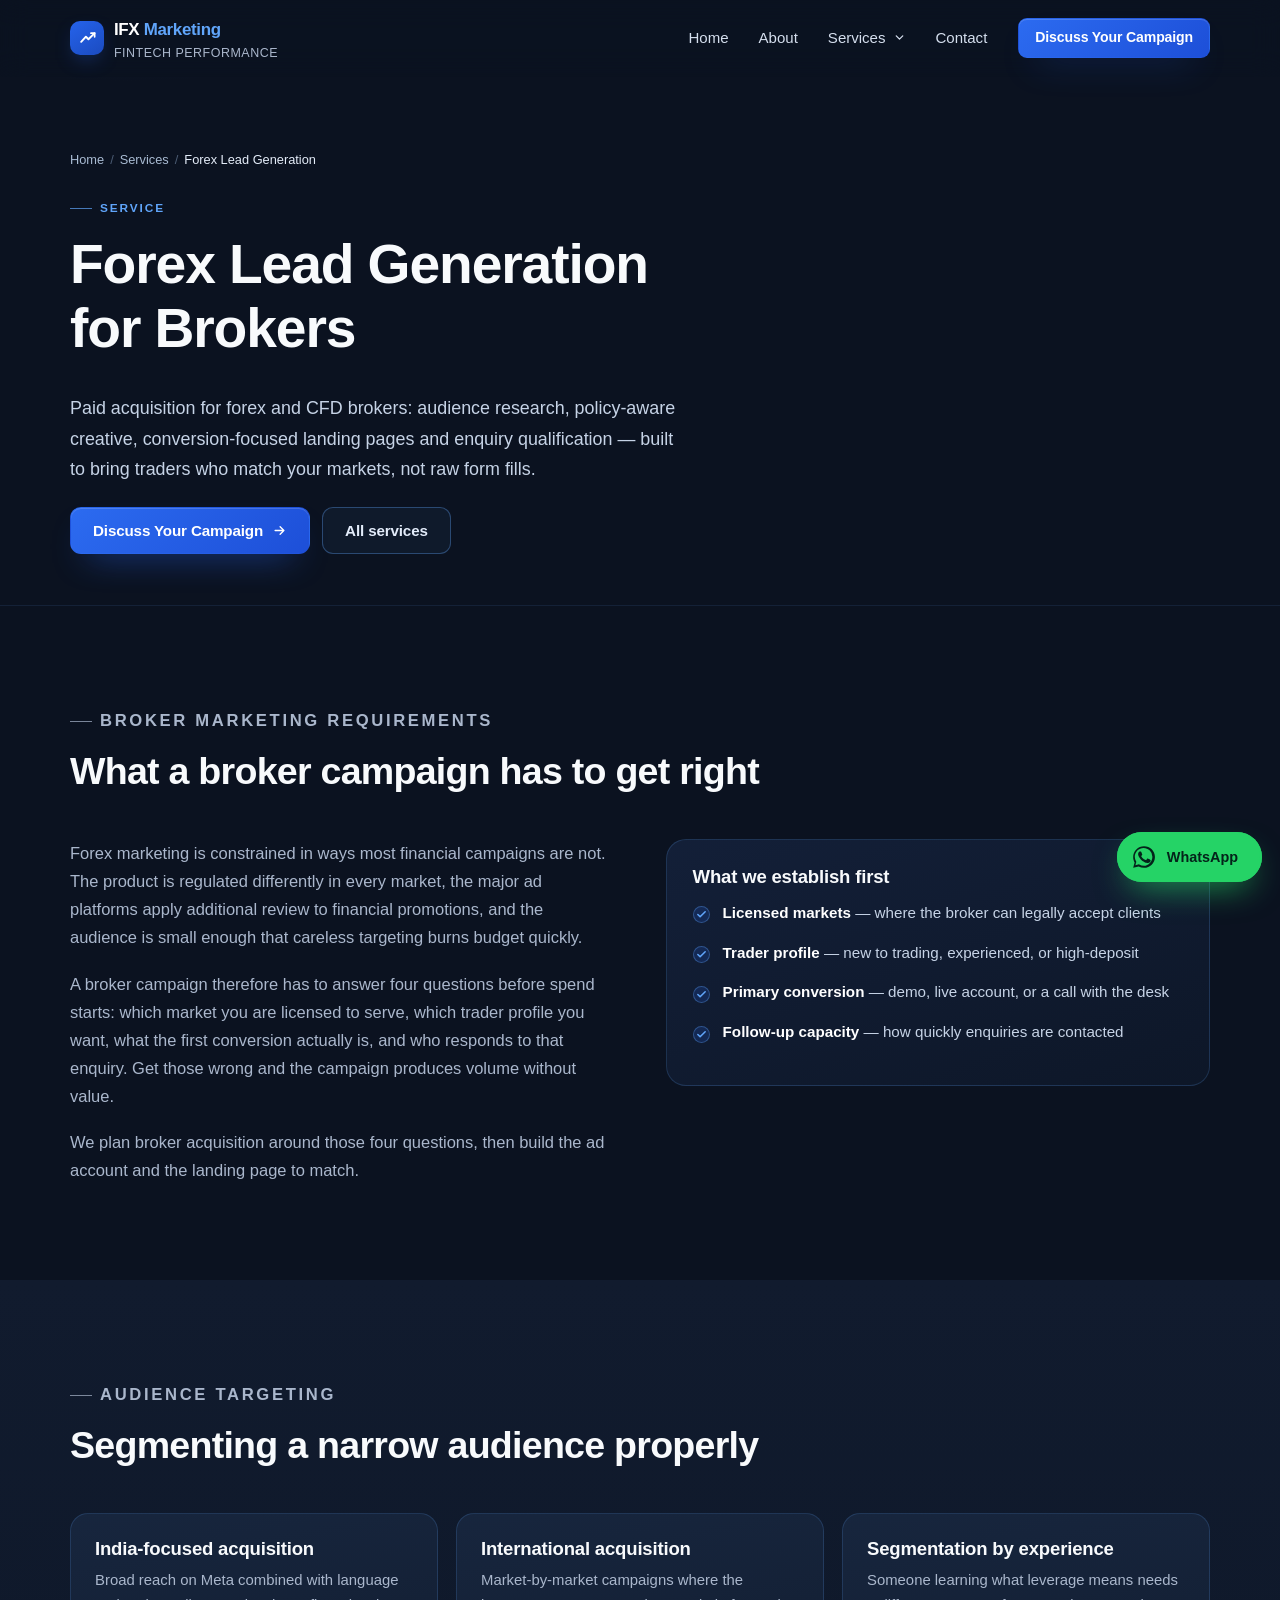
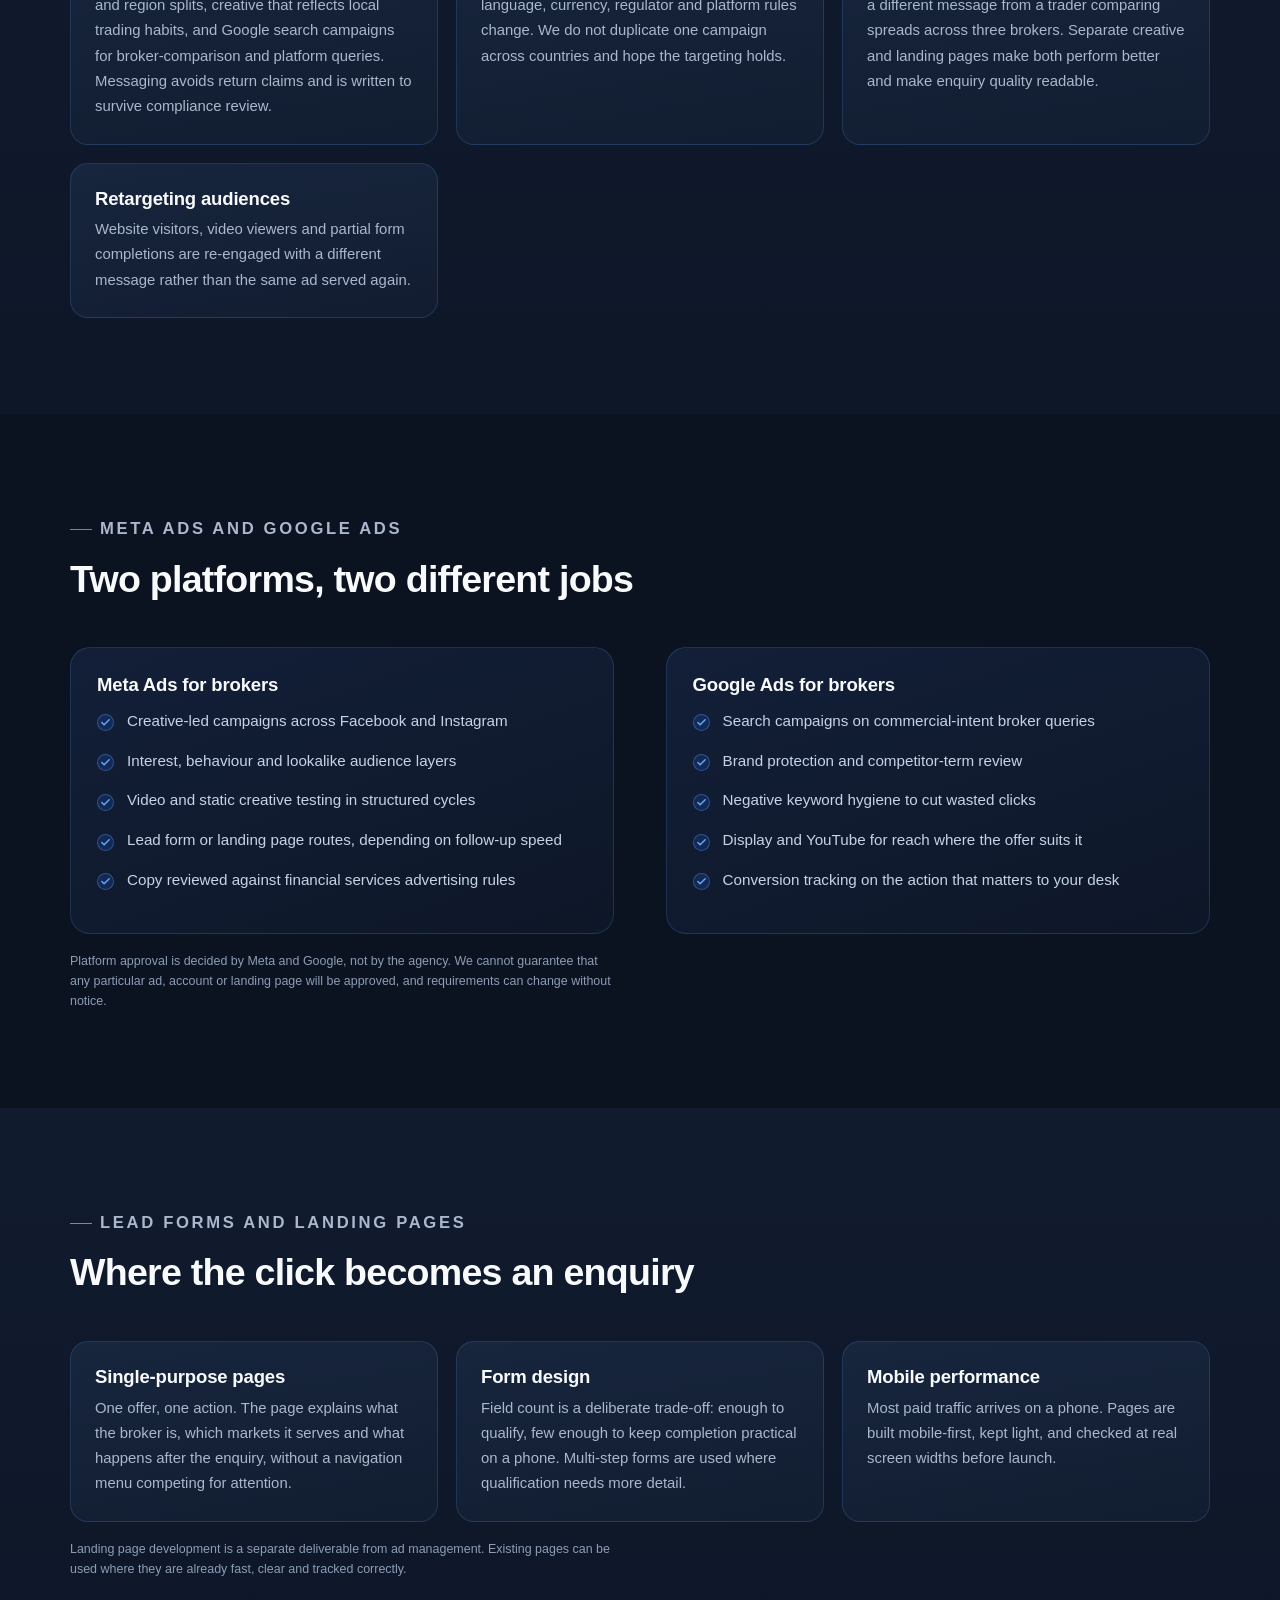
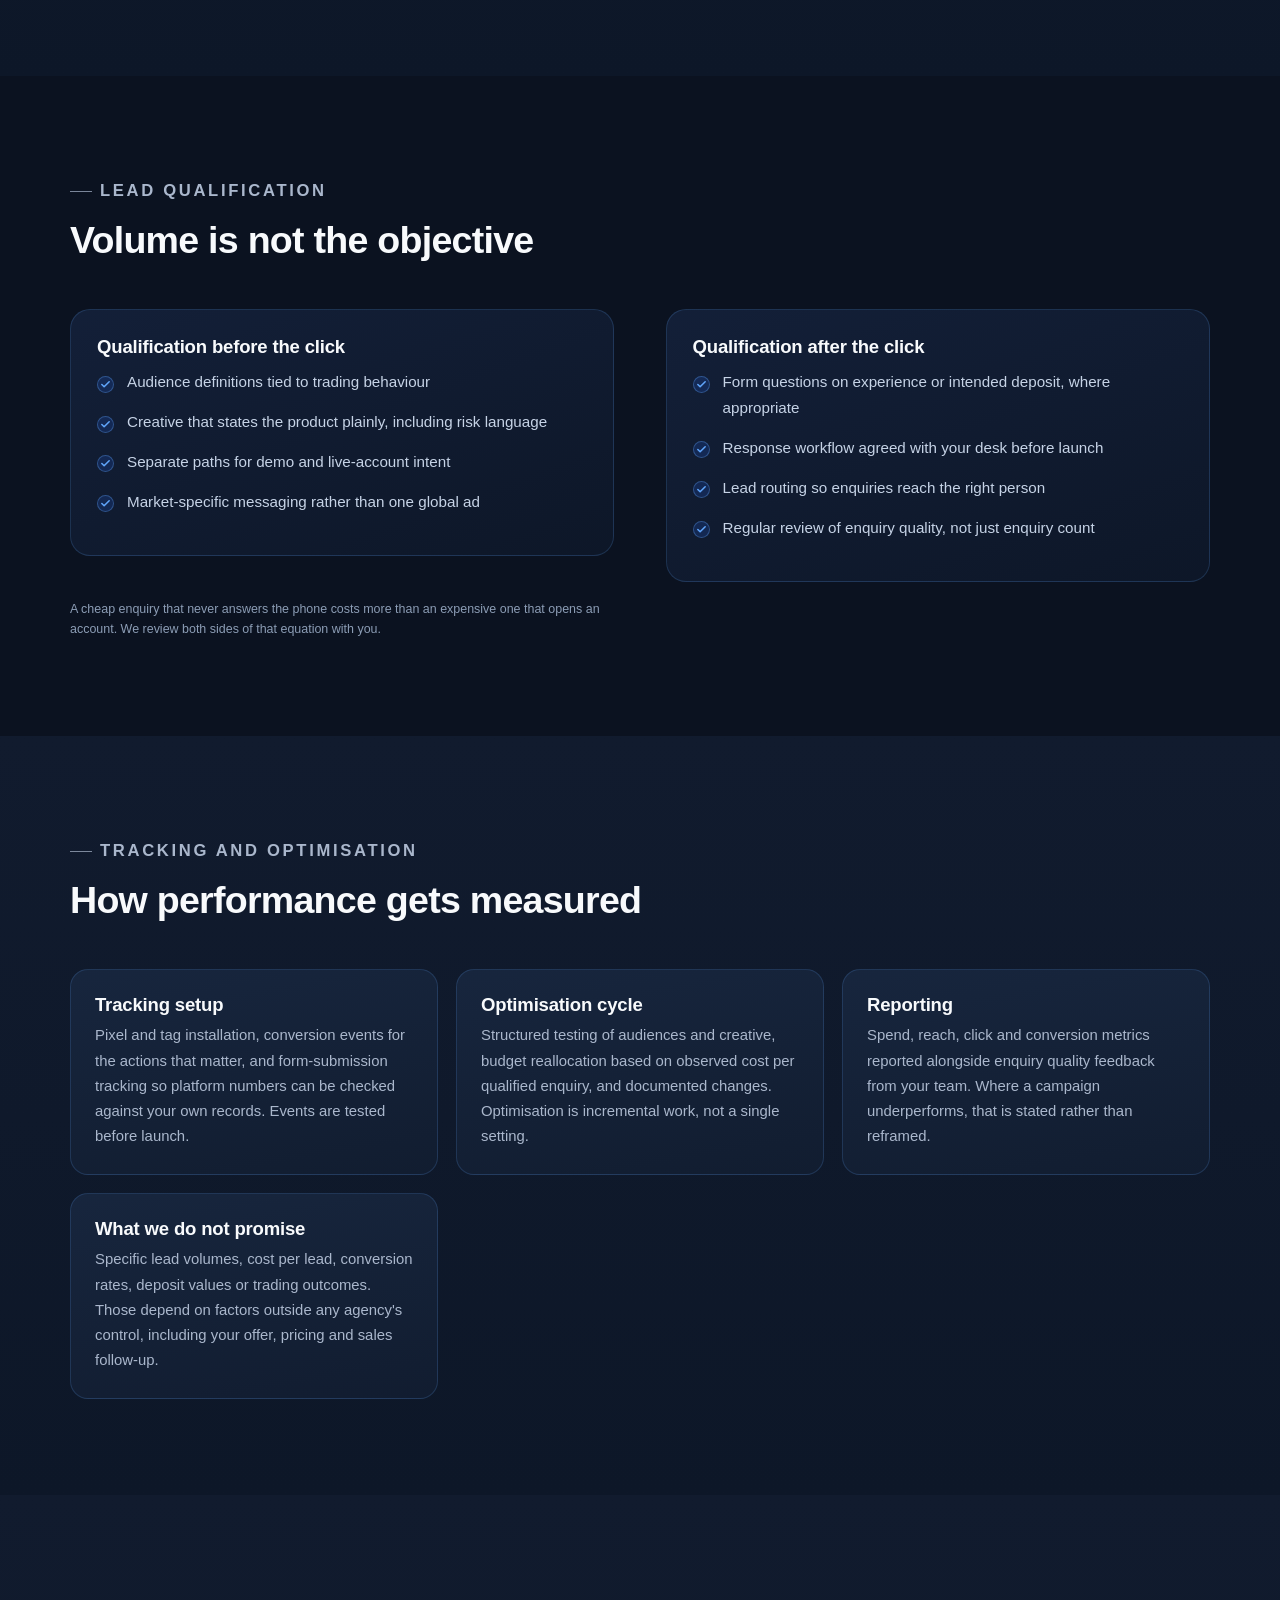
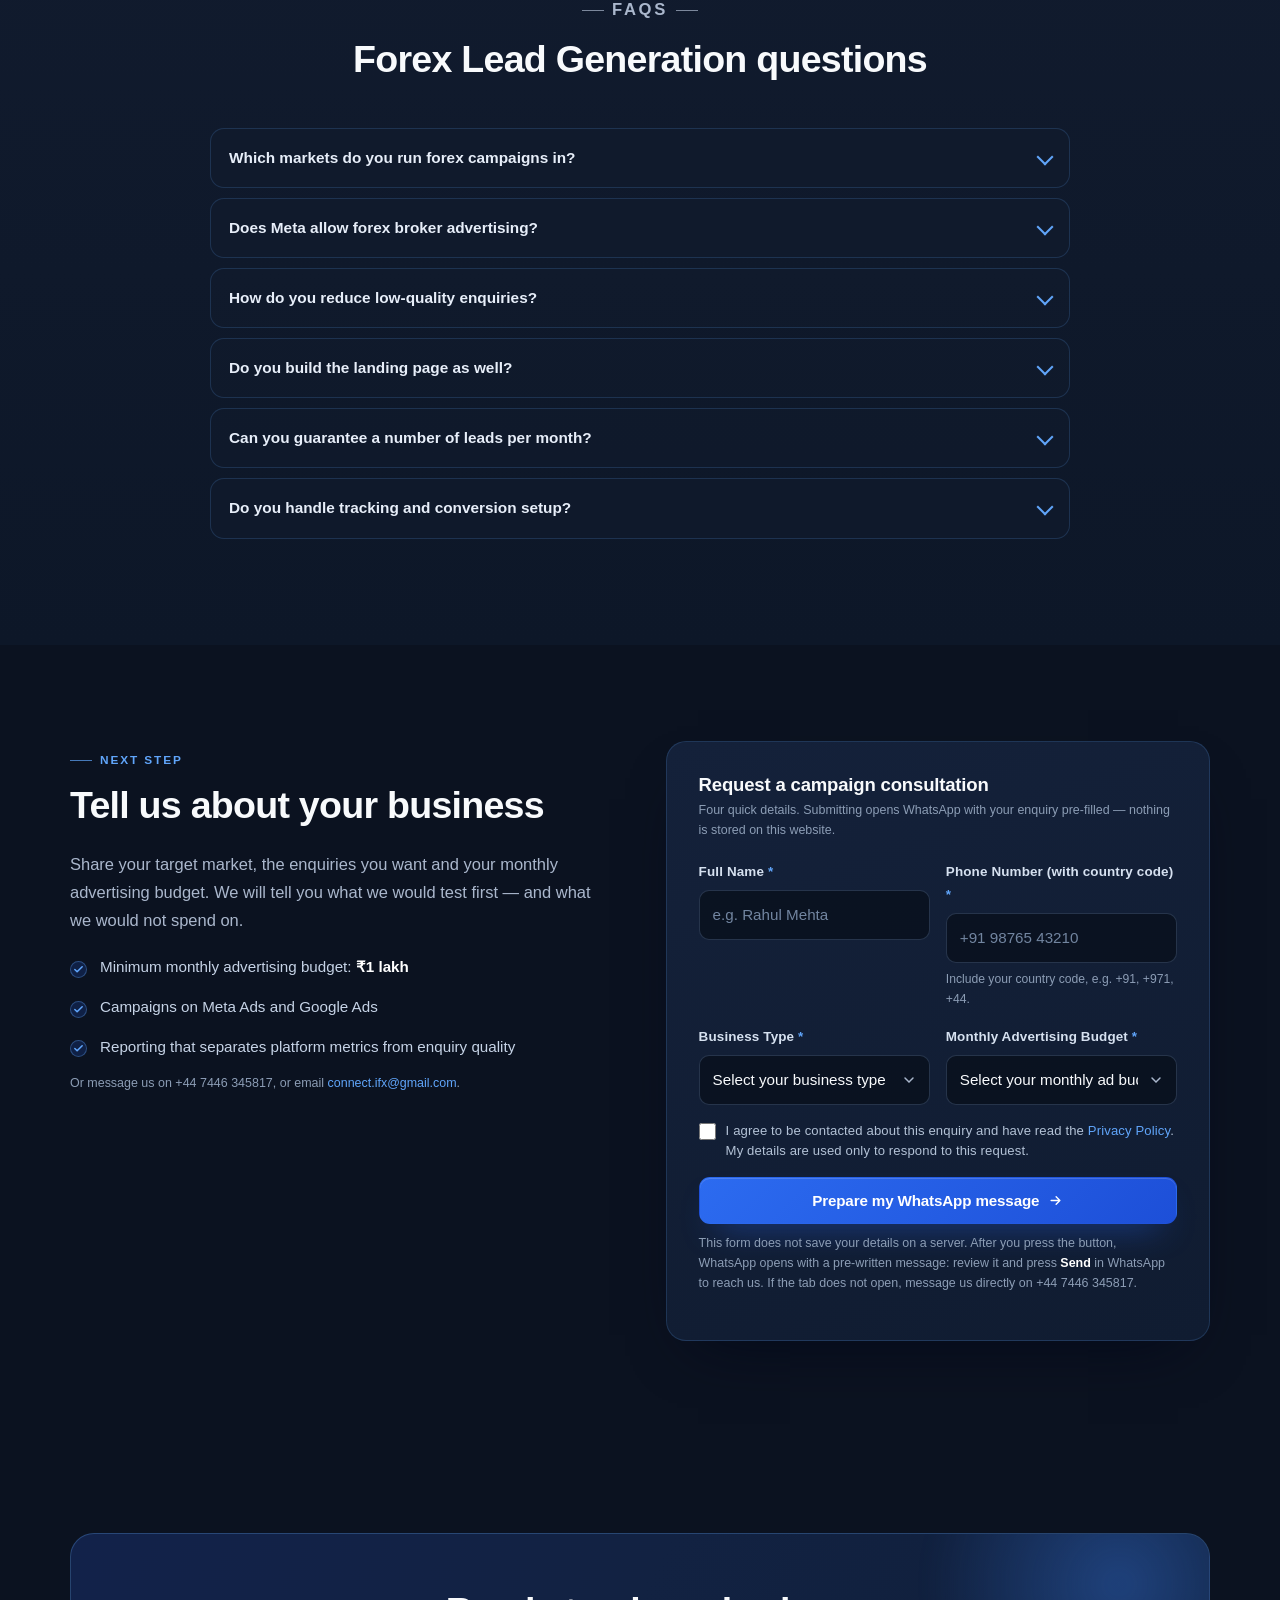
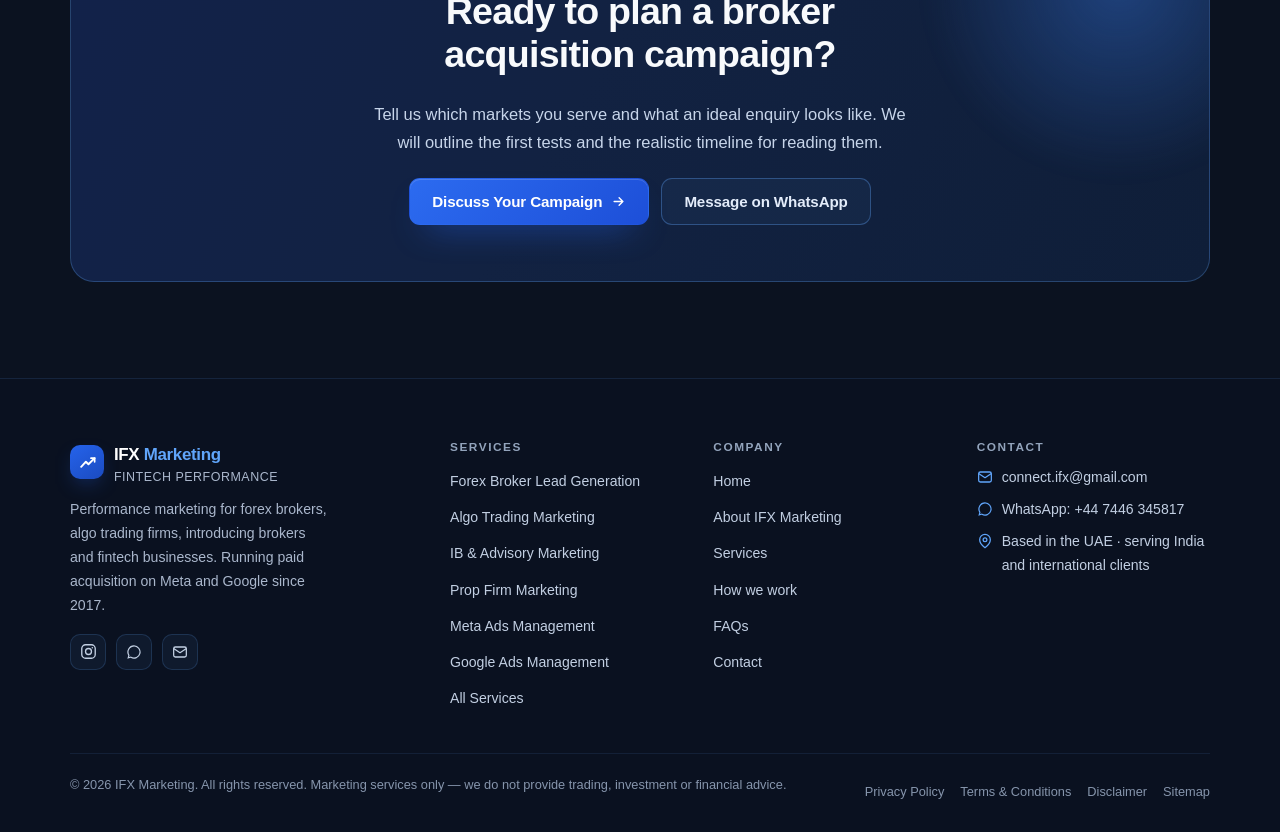
<file: ifxmarketing/forex-lead-generation.html>
<!DOCTYPE html>
<html lang="en" class="no-js">
<head>
<meta charset="utf-8">
<meta name="viewport" content="width=device-width, initial-scale=1">
<title>Forex Lead Generation Agency | Forex Broker Marketing | IFX Marketing</title>
<meta name="description" content="Forex lead generation for brokers: audience targeting, Meta and Google Ads management, landing pages and qualification built around qualified enquiries rather than raw volume.">
<link rel="canonical" href="https://ifxmarketing.com/forex-lead-generation.html">
<meta name="robots" content="index, follow, max-image-preview:large">
<meta name="theme-color" content="#0B1220">
<meta name="keywords" content="forex lead generation agency, forex broker marketing, forex broker lead generation India, Meta Ads for forex brokers, Google Ads forex broker, CFD broker marketing">

<!-- Open Graph -->
<meta property="og:type" content="website">
<meta property="og:site_name" content="IFX Marketing">
<meta property="og:locale" content="en_US">
<meta property="og:url" content="https://ifxmarketing.com/forex-lead-generation.html">
<meta property="og:title" content="Forex Lead Generation Agency | Forex Broker Marketing | IFX Marketing">
<meta property="og:description" content="Forex lead generation for brokers: audience targeting, Meta and Google Ads management, landing pages and qualification built around qualified enquiries rather than raw volume.">
<meta property="og:image" content="https://ifxmarketing.com/assets/images/og-image.svg">
<meta property="og:image:alt" content="IFX Marketing — performance marketing for forex and fintech businesses">

<!-- Twitter -->
<meta name="twitter:card" content="summary_large_image">
<meta name="twitter:title" content="Forex Lead Generation Agency | Forex Broker Marketing | IFX Marketing">
<meta name="twitter:description" content="Forex lead generation for brokers: audience targeting, Meta and Google Ads management, landing pages and qualification built around qualified enquiries rather than raw volume.">
<meta name="twitter:image" content="https://ifxmarketing.com/assets/images/og-image.svg">

<link rel="icon" href="assets/favicon.svg" type="image/svg+xml">
<link rel="apple-touch-icon" href="assets/favicon.svg">
<link rel="manifest" href="site.webmanifest">
<link rel="stylesheet" href="css/style.css">
<script src="js/config.js" defer></script>
<script src="js/script.js" defer></script>
<script type="application/ld+json">
{"@context":"https://schema.org","@type":"Service","name":"Forex Lead Generation Agency","serviceType":"Forex Lead Generation Agency","url":"https://ifxmarketing.com/forex-lead-generation.html","provider":{"@id":"https://ifxmarketing.com/#organization"},"areaServed":["IN","AE","GB"],"description":"Forex lead generation for brokers: audience targeting, Meta and Google Ads management, landing pages and qualification built around qualified enquiries rather than raw volume."}
</script>
<script type="application/ld+json">
{"@context":"https://schema.org","@type":"BreadcrumbList","itemListElement":[{"@type":"ListItem","position":1,"name":"Home","item":"https://ifxmarketing.com"},{"@type":"ListItem","position":2,"name":"Services","item":"https://ifxmarketing.com/services.html"},{"@type":"ListItem","position":3,"name":"Forex Lead Generation","item":"https://ifxmarketing.com/forex-lead-generation.html"}]}
</script>
<script type="application/ld+json">
{"@context":"https://schema.org","@type":"FAQPage","mainEntity":[{"@type":"Question","name":"Which markets do you run forex campaigns in?","acceptedAnswer":{"@type":"Answer","text":"India is our primary market, and we also run campaigns for international markets. Targeting, creative and platform policy requirements differ by country, so each market is planned separately rather than scaled from a single campaign."}},{"@type":"Question","name":"Does Meta allow forex broker advertising?","acceptedAnswer":{"@type":"Answer","text":"Meta restricts certain financial products and requires advertisers to be authorised where applicable. Approval depends on the product, the targeting country, the landing page content and the account history, and it can change at any time. We plan campaigns with those constraints in mind but cannot guarantee that a specific ad will be approved."}},{"@type":"Question","name":"How do you reduce low-quality enquiries?","acceptedAnswer":{"@type":"Answer","text":"By qualifying earlier: tighter audience definitions, clearer creative about what the product is and is not, and enquiry forms that ask about market experience or intended deposit where appropriate. We then review enquiry quality with your team and adjust."}},{"@type":"Question","name":"Do you build the landing page as well?","acceptedAnswer":{"@type":"Answer","text":"Yes, where it is needed. Landing page development is a separate deliverable from ad management and is quoted as a project. Existing pages can be used if they are fast, clear and tracked correctly."}},{"@type":"Question","name":"Can you guarantee a number of leads per month?","acceptedAnswer":{"@type":"Answer","text":"No. Lead volume depends on budget, offer, market conditions and platform approval. We can describe the testing plan and the metrics we will report, but we do not guarantee lead volumes or cost per lead."}},{"@type":"Question","name":"Do you handle tracking and conversion setup?","acceptedAnswer":{"@type":"Answer","text":"Yes — pixel or tag installation, conversion events and form-submission tracking so campaign performance can be judged against your own records. Account and website access is arranged before the campaign build."}}]}
</script>
</head>
<body>
<a class="skip-link" href="#main">Skip to main content</a><header class="site-header" id="site-header">
  <div class="container header-inner">
    <a class="brand" href="index.html" aria-label="IFX Marketing — home">
      <span class="brand-mark" aria-hidden="true"><svg width="19" height="19" viewBox="0 0 24 24" fill="none"><path d="M4 17.5 10 11l3.2 3.2L21 6.5" stroke="#fff" stroke-width="2.4" stroke-linecap="round" stroke-linejoin="round"/><path d="M16.4 6.5H21v4.6" stroke="#fff" stroke-width="2.2" stroke-linecap="round" stroke-linejoin="round"/></svg></span>
      <span class="brand-text">IFX <span>Marketing</span><em>Fintech Performance</em></span>
    </a>
    <nav class="nav" id="primary-nav" aria-label="Primary">
      <ul class="nav-list">
        <li><a class="nav-link" href="index.html">Home</a></li>
        <li><a class="nav-link" href="about.html">About</a></li>
        <li>
          <button class="nav-drop-toggle" type="button" aria-expanded="true" aria-controls="services-menu">Services <svg width="13" height="13" viewBox="0 0 24 24" fill="none" stroke="currentColor" stroke-width="2.4" stroke-linecap="round" stroke-linejoin="round" aria-hidden="true"><path d="m6 9 6 6 6-6"/></svg></button>
          <ul class="dropdown is-open" id="services-menu">
            <li><a href="forex-lead-generation.html" aria-current="page">Forex Broker Lead Generation<span>Paid acquisition for regulated brokers</span></a></li><li><a href="algo-trading-marketing.html">Algo Trading Marketing<span>Campaigns for algorithmic trading firms</span></a></li><li><a href="ib-advisory-marketing.html">IB &amp; Advisory Marketing<span>Introducing brokers and advisory desks</span></a></li><li><a href="services.html">All services overview<span>Ten services across ads, funnels and CRM</span></a></li>
          </ul>
        </li>
        <li><a class="nav-link" href="contact.html">Contact</a></li>
        <li class="nav-cta-mobile"><a class="btn btn-primary btn-block" href="contact.html#enquiry">Discuss Your Campaign</a></li>
      </ul>
    </nav>
    <div class="header-actions">
      <a class="btn btn-primary btn-sm" href="contact.html#enquiry">Discuss Your Campaign</a>
      <button class="nav-toggle" type="button" aria-expanded="false" aria-controls="primary-nav" aria-label="Open menu"><span></span></button>
    </div>
  </div>
</header><main id="main"><section class="page-hero"><div class="container">
<nav aria-label="Breadcrumb"><ol class="breadcrumbs"><li><a href="index.html">Home</a></li><li><a href="services.html">Services</a></li><li><span aria-current="page">Forex Lead Generation</span></li></ol></nav>
<p class="eyebrow">Service</p>
<h1>Forex Lead Generation for Brokers</h1>
<p class="lede">Paid acquisition for forex and CFD brokers: audience research, policy-aware creative, conversion-focused landing pages and enquiry qualification — built to bring traders who match your markets, not raw form fills.</p>
<div class="hero-actions" style="margin-top:22px;margin-bottom:0">
  <a class="btn btn-primary" href="contact.html#enquiry">Discuss Your Campaign <svg width="15" height="15" viewBox="0 0 24 24" fill="none" stroke="currentColor" stroke-width="2.2" stroke-linecap="round" stroke-linejoin="round" aria-hidden="true"><path d="M5 12h14M13 6l6 6-6 6"/></svg></a>
  <a class="btn btn-ghost" href="services.html">All services</a>
</div></div></section>
  <section class="section">
    <div class="container">
      <div class="section-head"><p class="eyebrow">Broker marketing requirements</p><h2>What a broker campaign has to get right</h2></div>
      <div class="split">
  <div class="reveal">
    <p style="color:var(--muted)">Forex marketing is constrained in ways most financial campaigns are not. The product is regulated differently in every market, the major ad platforms apply additional review to financial promotions, and the audience is small enough that careless targeting burns budget quickly.</p>
    <p style="color:var(--muted)">A broker campaign therefore has to answer four questions before spend starts: which market you are licensed to serve, which trader profile you want, what the first conversion actually is, and who responds to that enquiry. Get those wrong and the campaign produces volume without value.</p>
    <p style="color:var(--muted);margin-bottom:0">We plan broker acquisition around those four questions, then build the ad account and the landing page to match.</p>
  </div>
  <div class="panel reveal" data-reveal-delay="80">
    <h3 style="margin-bottom:12px">What we establish first</h3>
    <ul class="feature-list" style="margin-bottom:0">
      <li><strong>Licensed markets</strong> — where the broker can legally accept clients</li>
      <li><strong>Trader profile</strong> — new to trading, experienced, or high-deposit</li>
      <li><strong>Primary conversion</strong> — demo, live account, or a call with the desk</li>
      <li><strong>Follow-up capacity</strong> — how quickly enquiries are contacted</li>
    </ul>
  </div>
</div>
    </div>
  </section>
  <section class="section section--alt">
    <div class="container">
      <div class="section-head"><p class="eyebrow">Audience targeting</p><h2>Segmenting a narrow audience properly</h2></div>
      <div class="grid grid-2">
  <article class="card reveal"><h3>India-focused acquisition</h3><p>Broad reach on Meta combined with language and region splits, creative that reflects local trading habits, and Google search campaigns for broker-comparison and platform queries. Messaging avoids return claims and is written to survive compliance review.</p></article>
  <article class="card reveal" data-reveal-delay="60"><h3>International acquisition</h3><p>Market-by-market campaigns where the language, currency, regulator and platform rules change. We do not duplicate one campaign across countries and hope the targeting holds.</p></article>
  <article class="card reveal" data-reveal-delay="60"><h3>Segmentation by experience</h3><p>Someone learning what leverage means needs a different message from a trader comparing spreads across three brokers. Separate creative and landing pages make both perform better and make enquiry quality readable.</p></article>
  <article class="card reveal" data-reveal-delay="120"><h3>Retargeting audiences</h3><p>Website visitors, video viewers and partial form completions are re-engaged with a different message rather than the same ad served again.</p></article>
</div>
    </div>
  </section>
  <section class="section">
    <div class="container">
      <div class="section-head"><p class="eyebrow">Meta Ads and Google Ads</p><h2>Two platforms, two different jobs</h2></div>
      <div class="split">
  <div class="panel reveal"><h3 style="margin-bottom:12px">Meta Ads for brokers</h3><ul class="feature-list" style="margin-bottom:0"><li>Creative-led campaigns across Facebook and Instagram</li><li>Interest, behaviour and lookalike audience layers</li><li>Video and static creative testing in structured cycles</li><li>Lead form or landing page routes, depending on follow-up speed</li><li>Copy reviewed against financial services advertising rules</li></ul></div>
  <div class="panel reveal" data-reveal-delay="80"><h3 style="margin-bottom:12px">Google Ads for brokers</h3><ul class="feature-list" style="margin-bottom:0"><li>Search campaigns on commercial-intent broker queries</li><li>Brand protection and competitor-term review</li><li>Negative keyword hygiene to cut wasted clicks</li><li>Display and YouTube for reach where the offer suits it</li><li>Conversion tracking on the action that matters to your desk</li></ul></div>
</div><p class="form-note" style="margin-top:18px;max-width:78ch">Platform approval is decided by Meta and Google, not by the agency. We cannot guarantee that any particular ad, account or landing page will be approved, and requirements can change without notice.</p>
    </div>
  </section>
  <section class="section section--alt">
    <div class="container">
      <div class="section-head"><p class="eyebrow">Lead forms and landing pages</p><h2>Where the click becomes an enquiry</h2></div>
      <div class="grid grid-3">
  <article class="card reveal"><h3>Single-purpose pages</h3><p>One offer, one action. The page explains what the broker is, which markets it serves and what happens after the enquiry, without a navigation menu competing for attention.</p></article>
  <article class="card reveal" data-reveal-delay="60"><h3>Form design</h3><p>Field count is a deliberate trade-off: enough to qualify, few enough to keep completion practical on a phone. Multi-step forms are used where qualification needs more detail.</p></article>
  <article class="card reveal" data-reveal-delay="120"><h3>Mobile performance</h3><p>Most paid traffic arrives on a phone. Pages are built mobile-first, kept light, and checked at real screen widths before launch.</p></article>
</div>
<p class="form-note" style="margin-top:18px;max-width:78ch">Landing page development is a separate deliverable from ad management. Existing pages can be used where they are already fast, clear and tracked correctly.</p>
    </div>
  </section>
  <section class="section">
    <div class="container">
      <div class="section-head"><p class="eyebrow">Lead qualification</p><h2>Volume is not the objective</h2></div>
      <div class="split">
  <div class="panel reveal"><h3 style="margin-bottom:12px">Qualification before the click</h3><ul class="feature-list" style="margin-bottom:0"><li>Audience definitions tied to trading behaviour</li><li>Creative that states the product plainly, including risk language</li><li>Separate paths for demo and live-account intent</li><li>Market-specific messaging rather than one global ad</li></ul></div>
  <div class="panel reveal" data-reveal-delay="80"><h3 style="margin-bottom:12px">Qualification after the click</h3><ul class="feature-list" style="margin-bottom:0"><li>Form questions on experience or intended deposit, where appropriate</li><li>Response workflow agreed with your desk before launch</li><li>Lead routing so enquiries reach the right person</li><li>Regular review of enquiry quality, not just enquiry count</li></ul></div>
</div><p class="form-note" style="margin-top:18px;max-width:78ch">A cheap enquiry that never answers the phone costs more than an expensive one that opens an account. We review both sides of that equation with you.</p>
    </div>
  </section>
  <section class="section section--alt">
    <div class="container">
      <div class="section-head"><p class="eyebrow">Tracking and optimisation</p><h2>How performance gets measured</h2></div>
      <div class="grid grid-3"><article class="card reveal"><h3>Tracking setup</h3><p>Pixel and tag installation, conversion events for the actions that matter, and form-submission tracking so platform numbers can be checked against your own records. Events are tested before launch.</p></article><article class="card reveal" data-reveal-delay="60"><h3>Optimisation cycle</h3><p>Structured testing of audiences and creative, budget reallocation based on observed cost per qualified enquiry, and documented changes. Optimisation is incremental work, not a single setting.</p></article><article class="card reveal" data-reveal-delay="120"><h3>Reporting</h3><p>Spend, reach, click and conversion metrics reported alongside enquiry quality feedback from your team. Where a campaign underperforms, that is stated rather than reframed.</p></article><article class="card reveal" data-reveal-delay="180"><h3>What we do not promise</h3><p>Specific lead volumes, cost per lead, conversion rates, deposit values or trading outcomes. Those depend on factors outside any agency's control, including your offer, pricing and sales follow-up.</p></article></div>
    </div>
  </section><section class="section section--alt" id="faq"><div class="container">
<div class="section-head center"><p class="eyebrow center">FAQs</p><h2>Forex Lead Generation questions</h2></div><div class="faq"><details class="faq-item"><summary>Which markets do you run forex campaigns in?</summary><div class="faq-body"><p>India is our primary market, and we also run campaigns for international markets. Targeting, creative and platform policy requirements differ by country, so each market is planned separately rather than scaled from a single campaign.</p></div></details><details class="faq-item"><summary>Does Meta allow forex broker advertising?</summary><div class="faq-body"><p>Meta restricts certain financial products and requires advertisers to be authorised where applicable. Approval depends on the product, the targeting country, the landing page content and the account history, and it can change at any time. We plan campaigns with those constraints in mind but cannot guarantee that a specific ad will be approved.</p></div></details><details class="faq-item"><summary>How do you reduce low-quality enquiries?</summary><div class="faq-body"><p>By qualifying earlier: tighter audience definitions, clearer creative about what the product is and is not, and enquiry forms that ask about market experience or intended deposit where appropriate. We then review enquiry quality with your team and adjust.</p></div></details><details class="faq-item"><summary>Do you build the landing page as well?</summary><div class="faq-body"><p>Yes, where it is needed. Landing page development is a separate deliverable from ad management and is quoted as a project. Existing pages can be used if they are fast, clear and tracked correctly.</p></div></details><details class="faq-item"><summary>Can you guarantee a number of leads per month?</summary><div class="faq-body"><p>No. Lead volume depends on budget, offer, market conditions and platform approval. We can describe the testing plan and the metrics we will report, but we do not guarantee lead volumes or cost per lead.</p></div></details><details class="faq-item"><summary>Do you handle tracking and conversion setup?</summary><div class="faq-body"><p>Yes — pixel or tag installation, conversion events and form-submission tracking so campaign performance can be judged against your own records. Account and website access is arranged before the campaign build.</p></div></details></div>
</div></section><section class="section" id="enquiry"><div class="container split" style="align-items:start">
<div class="reveal"><p class="eyebrow">Next step</p><h2>Tell us about your business</h2>
<p style="color:var(--muted)">Share your target market, the enquiries you want and your monthly advertising budget. We will tell you what we would test first — and what we would not spend on.</p>
<ul class="feature-list" style="margin-top:20px">
<li>Minimum monthly advertising budget: <strong>₹1 lakh</strong></li>
<li>Campaigns on Meta Ads and Google Ads</li>
<li>Reporting that separates platform metrics from enquiry quality</li>
</ul>
<p class="form-note">Or message us on <span data-ifx-phone>+44 7446 345817</span>, or email <a href="mailto:connect.ifx@gmail.com" data-ifx-email>connect.ifx@gmail.com</a>.</p></div>
<form class="form-card" data-ifx-form novalidate aria-labelledby="forex-title">
  <h3 id="forex-title" style="margin-bottom:6px">Request a campaign consultation</h3>
  <p class="form-note" style="margin-bottom:20px">Four quick details. Submitting opens WhatsApp with your enquiry pre-filled — nothing is stored on this website.</p>
  <div class="form-grid">
    <div class="field">
      <label for="forex-name">Full Name <span class="req" aria-hidden="true">*</span></label>
      <input type="text" id="forex-name" name="fullName" autocomplete="name" placeholder="e.g. Rahul Mehta" required aria-describedby="forex-name-err">
      <span class="error-msg" id="forex-name-err"></span>
    </div>
    <div class="field">
      <label for="forex-phone">Phone Number (with country code) <span class="req" aria-hidden="true">*</span></label>
      <input type="tel" id="forex-phone" name="phone" autocomplete="tel" inputmode="tel" placeholder="+91 98765 43210" required aria-describedby="forex-phone-err forex-phone-hint">
      <span class="hint" id="forex-phone-hint">Include your country code, e.g. +91, +971, +44.</span>
      <span class="error-msg" id="forex-phone-err"></span>
    </div>
    <div class="field">
      <label for="forex-type">Business Type <span class="req" aria-hidden="true">*</span></label>
      <select id="forex-type" name="businessType" required aria-describedby="forex-type-err">
        <option value="" selected>Select your business type</option>
        <option value="Forex Broker">Forex Broker</option><option value="Algo Trading">Algo Trading</option><option value="Trading Advisory">Trading Advisory</option><option value="Introducing Broker (IB)">Introducing Broker (IB)</option><option value="Prop Firm">Prop Firm</option><option value="Fintech Startup">Fintech Startup</option><option value="Other">Other</option>
      </select>
      <span class="error-msg" id="forex-type-err"></span>
    </div>
    <div class="field">
      <label for="forex-budget">Monthly Advertising Budget <span class="req" aria-hidden="true">*</span></label>
      <select id="forex-budget" name="budget" required aria-describedby="forex-budget-err">
        <option value="" selected>Select your monthly ad budget</option>
        <option value="Below ₹1 lakh">Below ₹1 lakh</option><option value="₹1 lakh – ₹3 lakh">₹1 lakh – ₹3 lakh</option><option value="₹3 lakh – ₹5 lakh">₹3 lakh – ₹5 lakh</option><option value="₹5 lakh – ₹10 lakh">₹5 lakh – ₹10 lakh</option><option value="₹10 lakh+">₹10 lakh+</option>
      </select>
      <span class="error-msg" id="forex-budget-err"></span>
    </div>
    <div class="field field--full">
      <div class="hp-field" aria-hidden="true">
        <label for="forex-hp">Company website</label>
        <input type="text" id="forex-hp" name="company_website" tabindex="-1" autocomplete="off">
      </div>
      <div class="check-row">
        <input type="checkbox" id="forex-consent" name="consent" required aria-describedby="forex-consent-err">
        <label for="forex-consent" style="font-weight:400;font-size:.82rem;color:#B3C2D6">I agree to be contacted about this enquiry and have read the <a href="privacy-policy.html">Privacy Policy</a>. My details are used only to respond to this request.</label>
      </div>
      <span class="error-msg" id="forex-consent-err"></span>
    </div>
    <div class="field field--full">
      <button type="submit" class="btn btn-primary btn-block">Prepare my WhatsApp message <svg width="15" height="15" viewBox="0 0 24 24" fill="none" stroke="currentColor" stroke-width="2.2" stroke-linecap="round" stroke-linejoin="round" aria-hidden="true"><path d="M5 12h14M13 6l6 6-6 6"/></svg></button>
      <p class="form-note">This form does not save your details on a server. After you press the button, WhatsApp opens with a pre-written message: review it and press <strong>Send</strong> in WhatsApp to reach us. If the tab does not open, message us directly on <span data-ifx-phone>+44 7446 345817</span>.</p>
      <div class="form-status" role="status" aria-live="polite"></div>
    </div>
  </div>
</form>
</div></section><section class="section" aria-labelledby="cta-h">
  <div class="container">
    <div class="cta-band reveal">
      <h2 id="cta-h">Ready to plan a broker acquisition campaign?</h2>
      <p>Tell us which markets you serve and what an ideal enquiry looks like. We will outline the first tests and the realistic timeline for reading them.</p>
      <div class="cta-actions">
        <a class="btn btn-primary" href="contact.html#enquiry">Discuss Your Campaign <svg width="15" height="15" viewBox="0 0 24 24" fill="none" stroke="currentColor" stroke-width="2.2" stroke-linecap="round" stroke-linejoin="round" aria-hidden="true"><path d="M5 12h14M13 6l6 6-6 6"/></svg></a>
        <a class="btn btn-ghost" href="https://wa.me/447446345817" data-ifx-wa="general" target="_blank" rel="noopener noreferrer">Message on WhatsApp</a>
      </div>
    </div>
  </div>
</section></main><footer class="site-footer">
  <div class="container">
    <div class="footer-grid">
      <div class="footer-brand">
        <a class="brand" href="index.html" aria-label="IFX Marketing — home">
          <span class="brand-mark" aria-hidden="true"><svg width="19" height="19" viewBox="0 0 24 24" fill="none"><path d="M4 17.5 10 11l3.2 3.2L21 6.5" stroke="#fff" stroke-width="2.4" stroke-linecap="round" stroke-linejoin="round"/><path d="M16.4 6.5H21v4.6" stroke="#fff" stroke-width="2.2" stroke-linecap="round" stroke-linejoin="round"/></svg></span>
          <span class="brand-text">IFX <span>Marketing</span><em>Fintech Performance</em></span>
        </a>
        <p>Performance marketing for forex brokers, algo trading firms, introducing brokers and fintech businesses. Running paid acquisition on Meta and Google since 2017.</p>
        <div class="social-row">
          <a href="https://www.instagram.com/ifx_marketing/" data-ifx-instagram target="_blank" rel="noopener noreferrer" aria-label="IFX Marketing on Instagram"><svg width="17" height="17" viewBox="0 0 24 24" fill="none" stroke="currentColor" stroke-width="1.9" stroke-linecap="round" aria-hidden="true"><rect x="2.5" y="2.5" width="19" height="19" rx="5.4"/><circle cx="12" cy="12" r="4.2"/><circle cx="17.4" cy="6.6" r="1.1" fill="currentColor" stroke="none"/></svg></a>
          <a href="https://wa.me/447446345817" data-ifx-wa="general" target="_blank" rel="noopener noreferrer" aria-label="Chat with IFX Marketing on WhatsApp"><svg width="16" height="16" viewBox="0 0 24 24" fill="currentColor" aria-hidden="true"><path d="M12 2a10 10 0 0 0-8.6 15.1L2 22l5-1.3A10 10 0 1 0 12 2Zm0 18.2a8.2 8.2 0 0 1-4.2-1.2l-.3-.2-3 .8.8-2.9-.2-.3A8.2 8.2 0 1 1 12 20.2Z"/></svg></a>
          <a href="mailto:connect.ifx@gmail.com" data-ifx-email aria-label="Email IFX Marketing"><svg width="16" height="16" viewBox="0 0 24 24" fill="none" stroke="currentColor" stroke-width="1.9" stroke-linecap="round" stroke-linejoin="round" aria-hidden="true"><rect x="2.5" y="4.5" width="19" height="15" rx="2.5"/><path d="m3 7 9 6 9-6"/></svg></a>
        </div>
      </div>
      <div class="footer-col">
        <h4>Services</h4>
        <ul><li><a href="forex-lead-generation.html">Forex Broker Lead Generation</a></li><li><a href="algo-trading-marketing.html">Algo Trading Marketing</a></li><li><a href="ib-advisory-marketing.html">IB &amp; Advisory Marketing</a></li><li><a href="services.html#prop-firm">Prop Firm Marketing</a></li><li><a href="services.html#meta-ads">Meta Ads Management</a></li><li><a href="services.html#google-ads">Google Ads Management</a></li><li><a href="services.html">All Services</a></li></ul>
      </div>
      <div class="footer-col">
        <h4>Company</h4>
        <ul>
          <li><a href="index.html">Home</a></li>
          <li><a href="about.html">About IFX Marketing</a></li>
          <li><a href="services.html">Services</a></li>
          <li><a href="index.html#process">How we work</a></li>
          <li><a href="index.html#faq">FAQs</a></li>
          <li><a href="contact.html">Contact</a></li>
        </ul>
      </div>
      <div class="footer-col">
        <h4>Contact</h4>
        <ul class="footer-contact">
          <li><svg width="16" height="16" viewBox="0 0 24 24" fill="none" stroke="currentColor" stroke-width="1.9" stroke-linecap="round" stroke-linejoin="round" aria-hidden="true"><rect x="2.5" y="4.5" width="19" height="15" rx="2.5"/><path d="m3 7 9 6 9-6"/></svg><a href="mailto:connect.ifx@gmail.com" data-ifx-email>connect.ifx@gmail.com</a></li>
          <li><svg width="16" height="16" viewBox="0 0 24 24" fill="currentColor" aria-hidden="true"><path d="M12 2a10 10 0 0 0-8.6 15.1L2 22l5-1.3A10 10 0 1 0 12 2Zm0 18.2a8.2 8.2 0 0 1-4.2-1.2l-.3-.2-3 .8.8-2.9-.2-.3A8.2 8.2 0 1 1 12 20.2Z"/></svg><span>WhatsApp: <span data-ifx-phone>+44 7446 345817</span></span></li>
          <li><svg width="16" height="16" viewBox="0 0 24 24" fill="none" stroke="currentColor" stroke-width="1.9" stroke-linecap="round" stroke-linejoin="round" aria-hidden="true"><path d="M20 10c0 6-8 12-8 12S4 16 4 10a8 8 0 0 1 16 0Z"/><circle cx="12" cy="10" r="2.8"/></svg><span>Based in the UAE &middot; serving India and international clients</span></li>
        </ul>
      </div>
    </div>
    <div class="footer-bottom">
      <p>&copy; <span data-ifx-year>2026</span> IFX Marketing. All rights reserved. Marketing services only — we do not provide trading, investment or financial advice.</p>
      <nav class="footer-legal" aria-label="Legal">
        <a href="privacy-policy.html">Privacy Policy</a><a href="terms-and-conditions.html">Terms &amp; Conditions</a><a href="disclaimer.html">Disclaimer</a>
        <a href="sitemap.xml">Sitemap</a>
      </nav>
    </div>
  </div>
</footer><a class="wa-float" href="https://wa.me/447446345817" data-ifx-wa="float" target="_blank" rel="noopener noreferrer" aria-label="Chat with IFX Marketing on WhatsApp" title="Chat with IFX Marketing"><svg viewBox="0 0 24 24" fill="currentColor" aria-hidden="true"><path d="M17.47 14.38c-.28-.14-1.68-.83-1.94-.93-.26-.1-.45-.14-.64.14-.19.28-.73.93-.9 1.12-.16.19-.33.21-.61.07-.28-.14-1.19-.44-2.27-1.4-.84-.75-1.4-1.67-1.57-1.95-.16-.28-.02-.43.12-.57.13-.13.28-.33.42-.5.14-.16.19-.28.28-.47.09-.19.05-.35-.02-.49-.07-.14-.63-1.52-.86-2.08-.23-.55-.46-.47-.63-.48h-.54c-.19 0-.49.07-.75.35-.26.28-1 .97-1 2.37s1.02 2.75 1.16 2.94c.14.19 2 3.05 4.85 4.28.68.29 1.21.47 1.62.6.68.22 1.3.19 1.79.11.55-.08 1.68-.69 1.92-1.35.24-.66.24-1.23.17-1.35-.07-.12-.26-.19-.54-.33zM12.05 2C6.5 2 2 6.5 2 12.05c0 1.77.46 3.5 1.34 5.03L2 22l5.05-1.32a10 10 0 0 0 5 1.27h.01C17.6 21.95 22.1 17.45 22.1 11.9 22.1 6.35 17.6 2 12.05 2zm0 18.13h-.01c-1.55 0-3.07-.42-4.4-1.21l-.31-.19-3.27.86.87-3.19-.2-.33a8.1 8.1 0 0 1-1.24-4.32c0-4.48 3.65-8.12 8.13-8.12 2.17 0 4.21.85 5.74 2.38a8.07 8.07 0 0 1 2.38 5.75c0 4.48-3.65 8.37-7.69 8.37z"/></svg><span class="wa-label">WhatsApp</span></a>
</body>
</html>
</file>
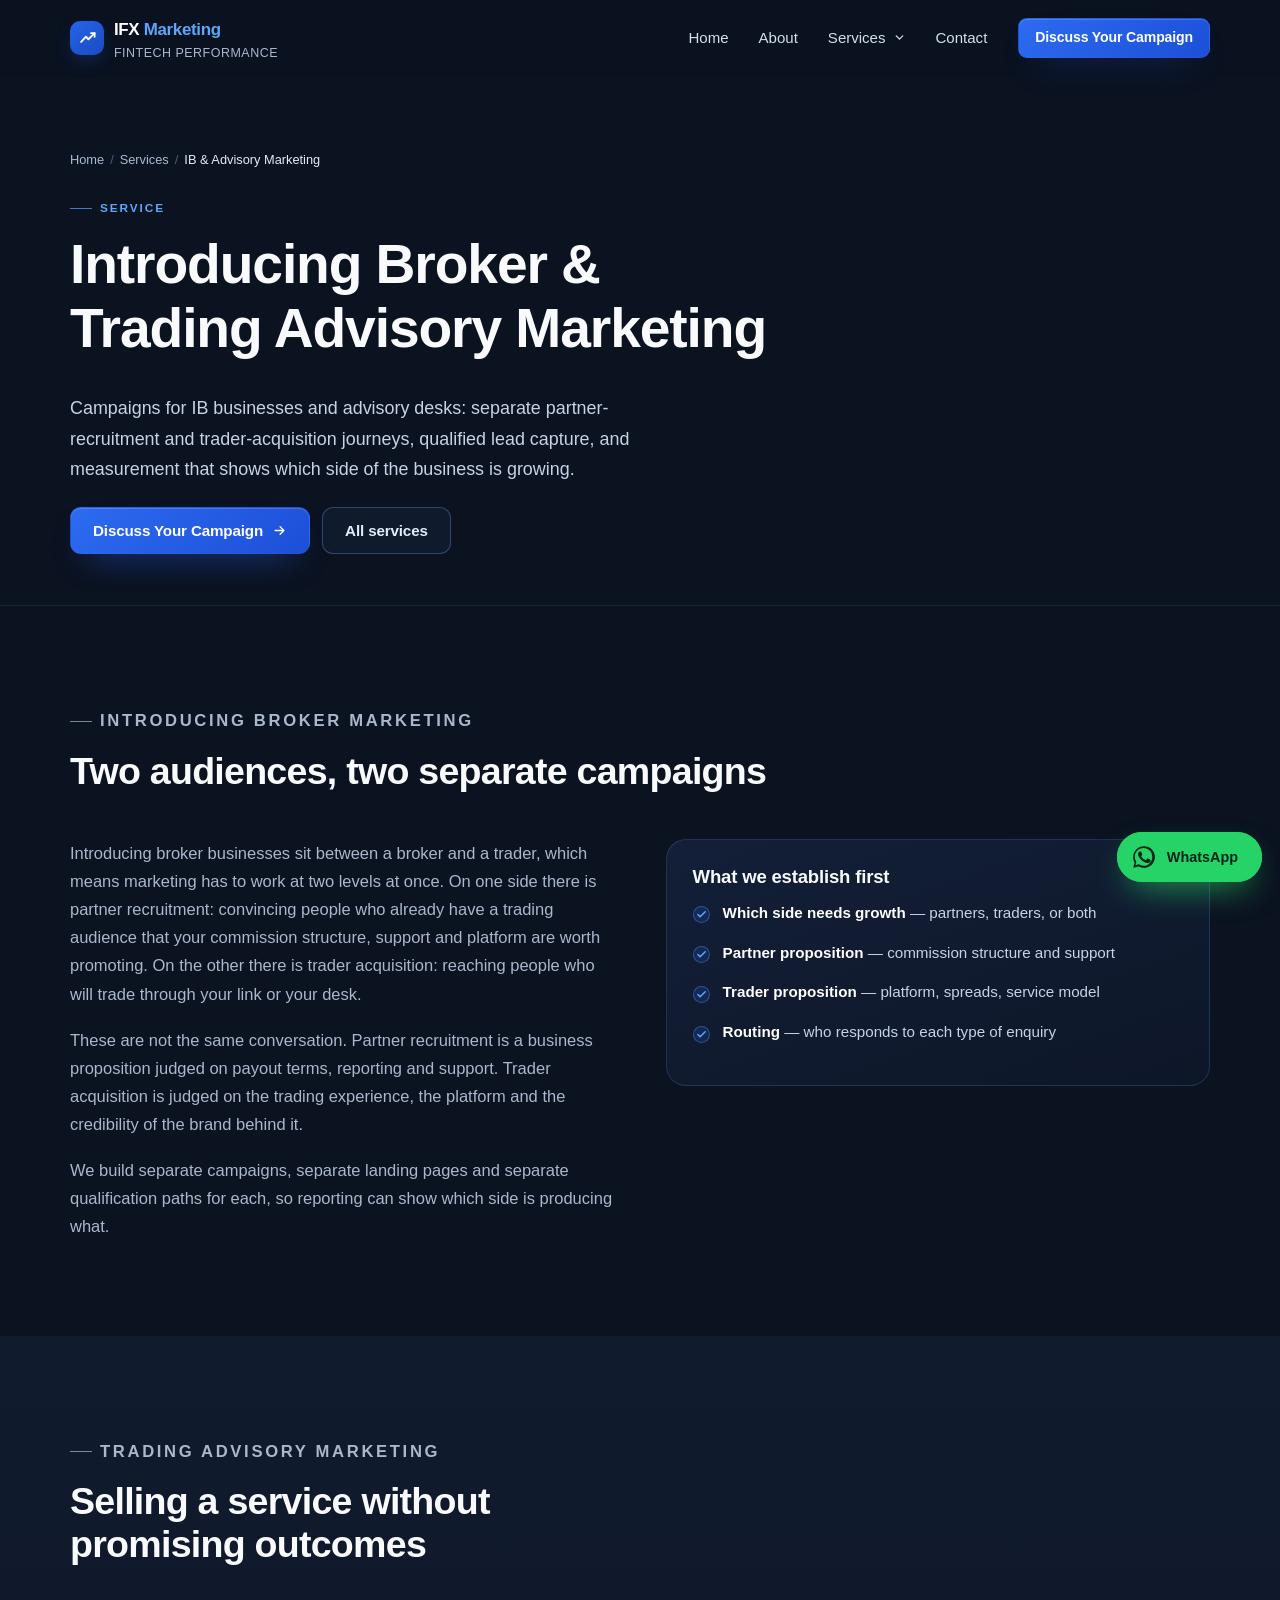
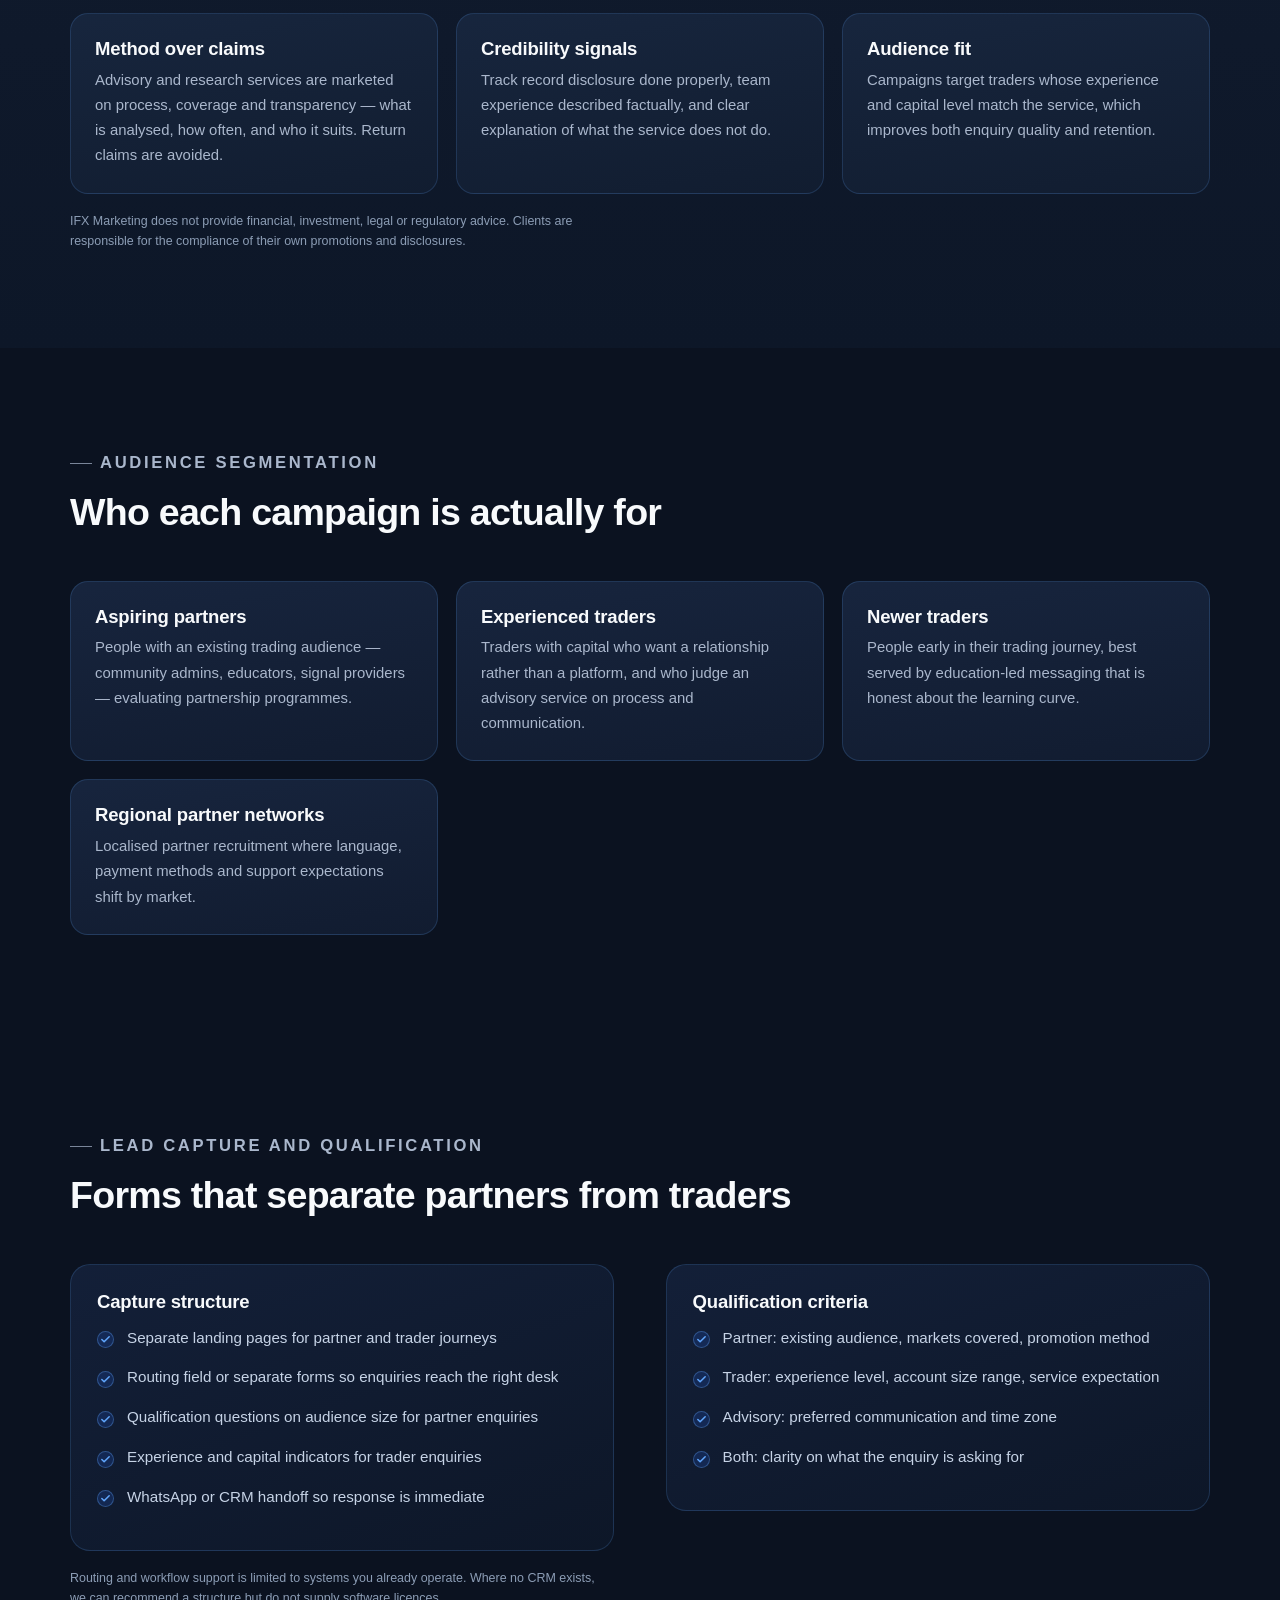
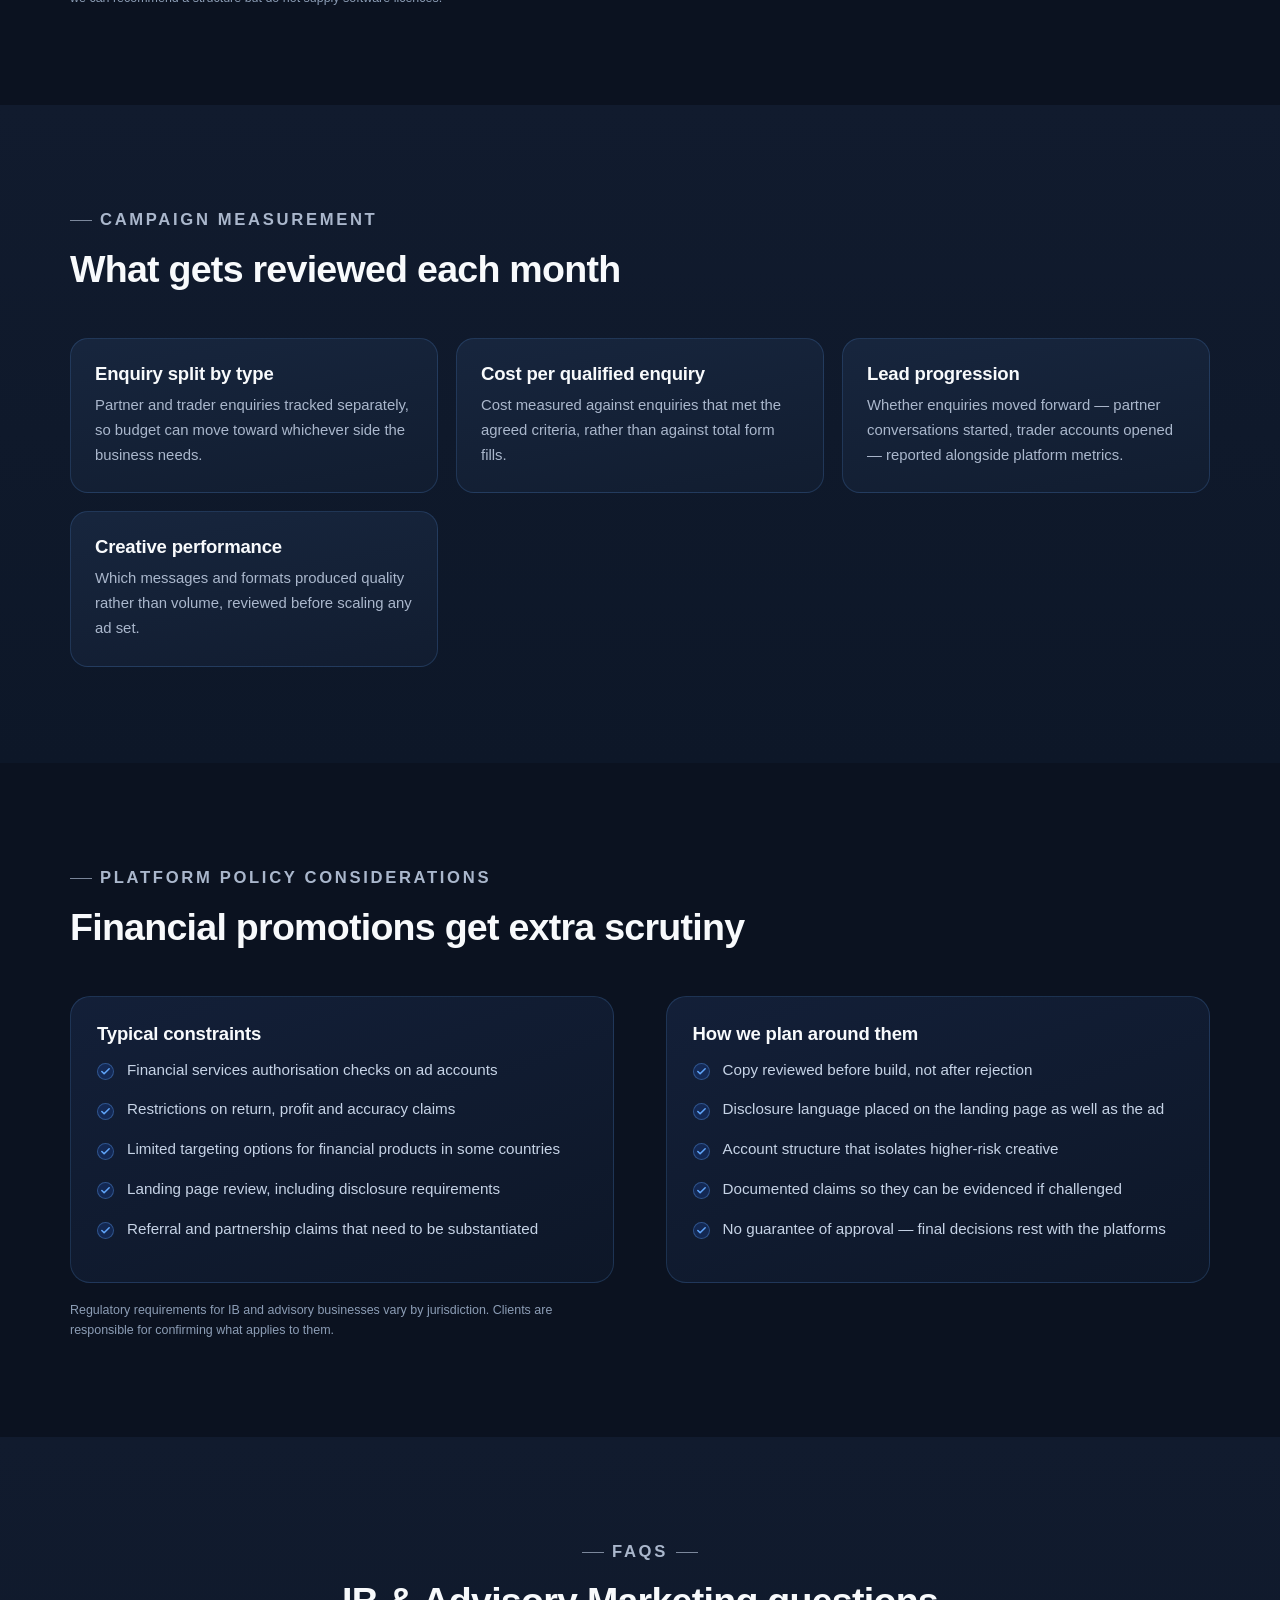
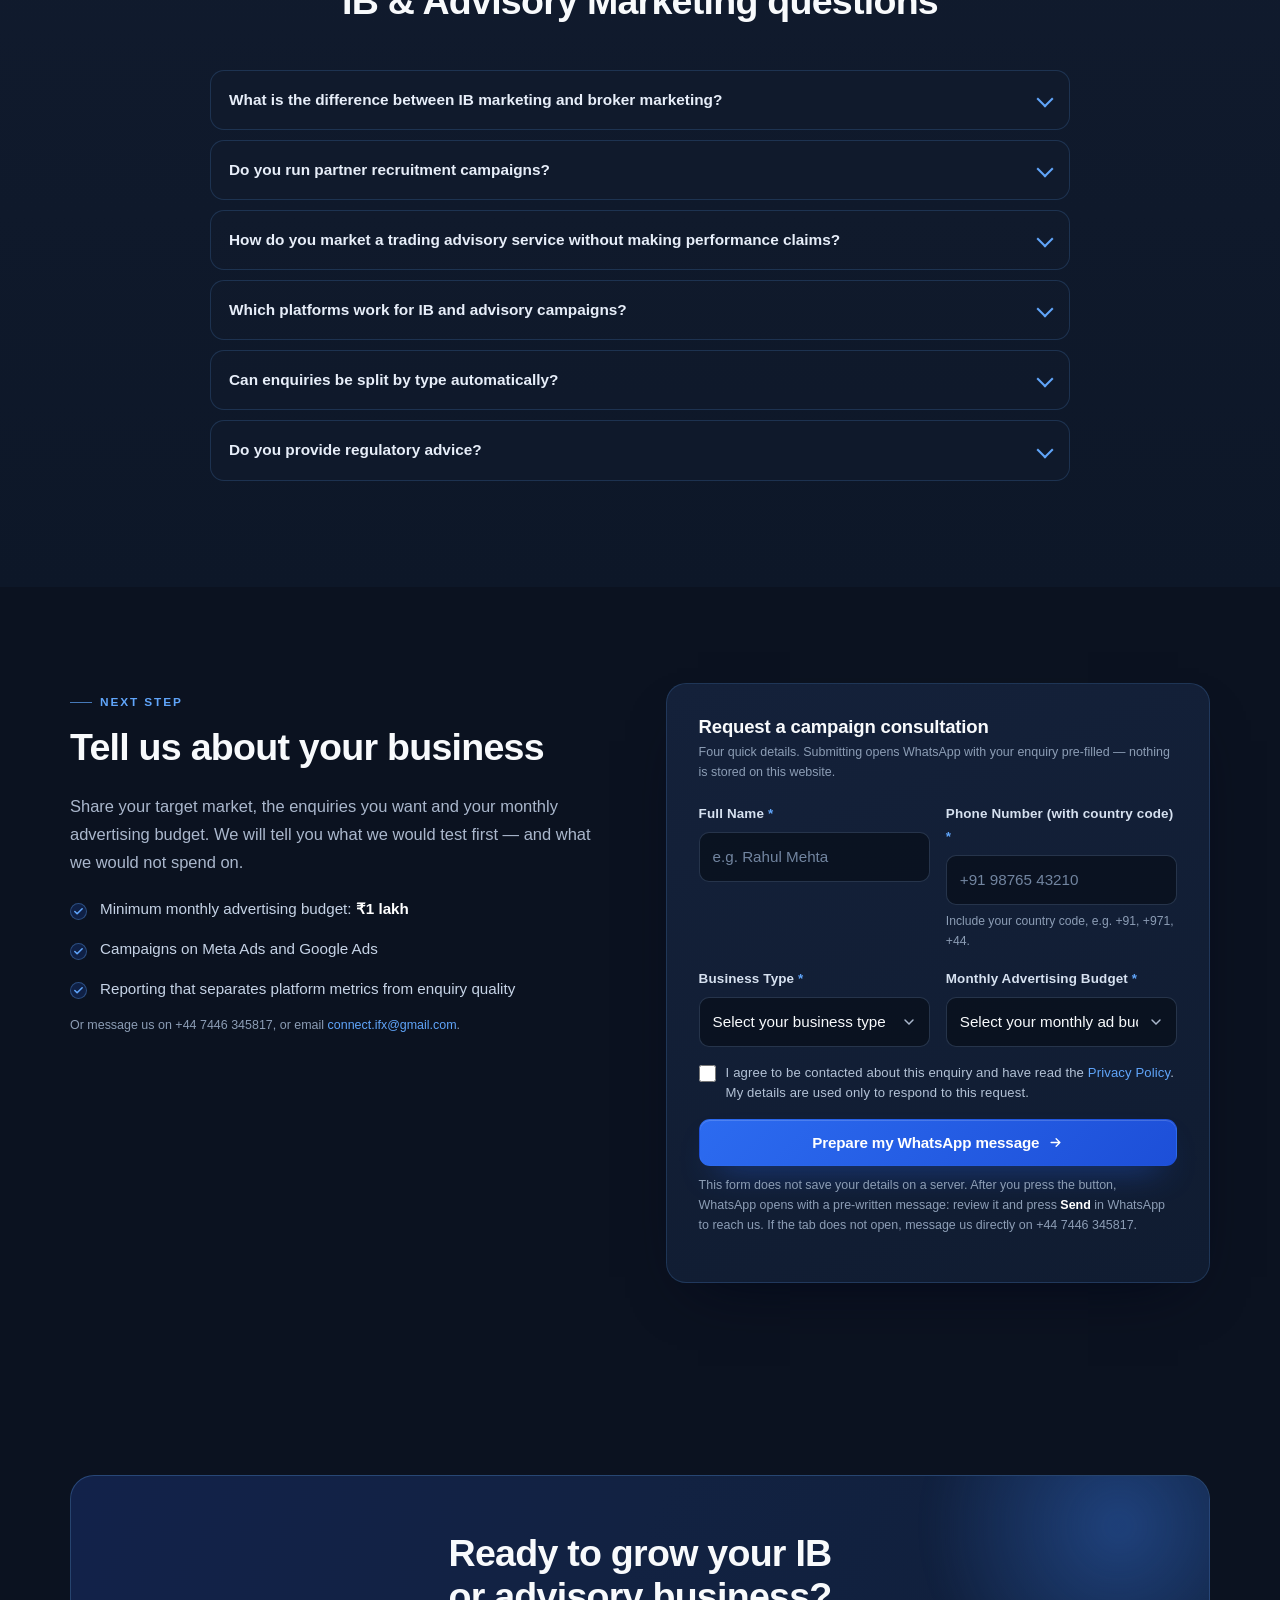
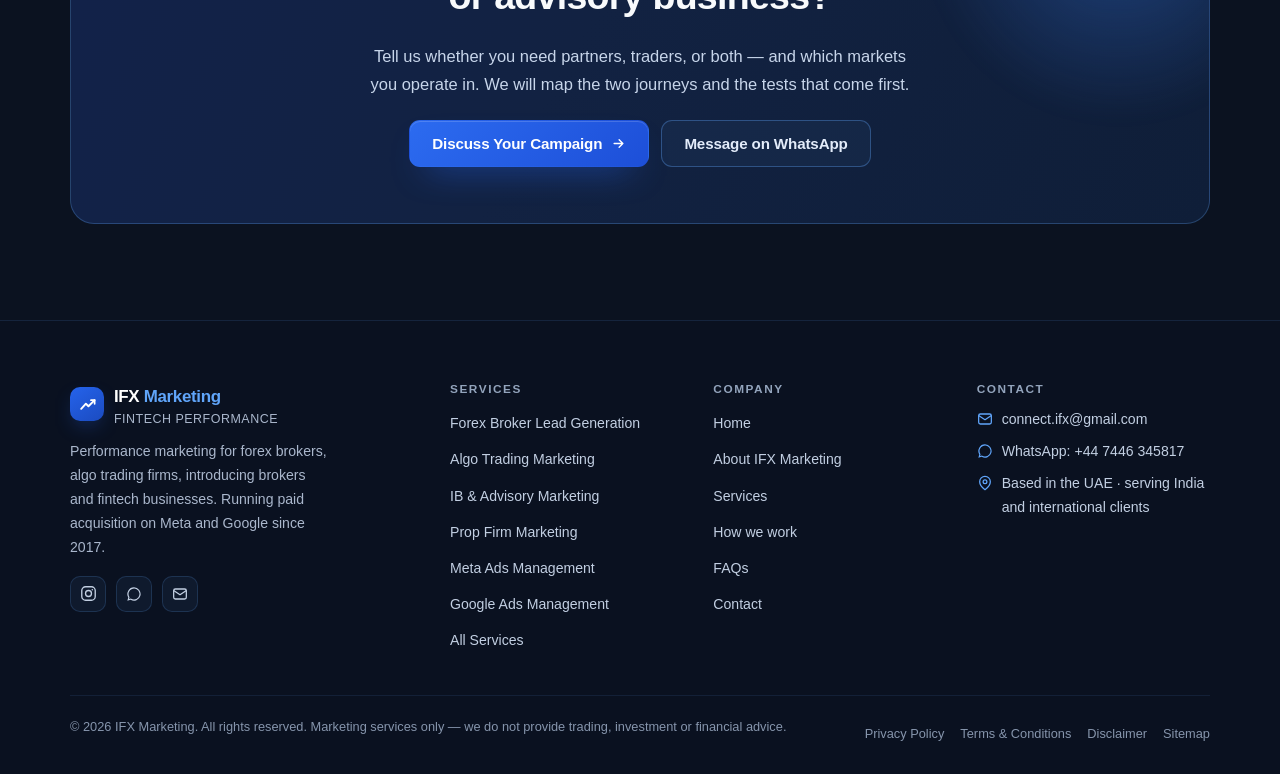
<file: ifxmarketing/ib-advisory-marketing.html>
<!DOCTYPE html>
<html lang="en" class="no-js">
<head>
<meta charset="utf-8">
<meta name="viewport" content="width=device-width, initial-scale=1">
<title>IB &amp; Trading Advisory Marketing | Introducing Broker Lead Generation</title>
<meta name="description" content="Marketing for introducing brokers and trading advisory businesses: partner recruitment, trader acquisition, audience segmentation, lead capture, campaign measurement and platform policy planning.">
<link rel="canonical" href="https://ifxmarketing.com/ib-advisory-marketing.html">
<meta name="robots" content="index, follow, max-image-preview:large">
<meta name="theme-color" content="#0B1220">
<meta name="keywords" content="introducing broker marketing, IB lead generation, trading advisory marketing, advisory lead generation India, partner recruitment forex">

<!-- Open Graph -->
<meta property="og:type" content="website">
<meta property="og:site_name" content="IFX Marketing">
<meta property="og:locale" content="en_US">
<meta property="og:url" content="https://ifxmarketing.com/ib-advisory-marketing.html">
<meta property="og:title" content="IB &amp; Trading Advisory Marketing | Introducing Broker Lead Generation">
<meta property="og:description" content="Marketing for introducing brokers and trading advisory businesses: partner recruitment, trader acquisition, audience segmentation, lead capture, campaign measurement and platform policy planning.">
<meta property="og:image" content="https://ifxmarketing.com/assets/images/og-image.svg">
<meta property="og:image:alt" content="IFX Marketing — performance marketing for forex and fintech businesses">

<!-- Twitter -->
<meta name="twitter:card" content="summary_large_image">
<meta name="twitter:title" content="IB &amp; Trading Advisory Marketing | Introducing Broker Lead Generation">
<meta name="twitter:description" content="Marketing for introducing brokers and trading advisory businesses: partner recruitment, trader acquisition, audience segmentation, lead capture, campaign measurement and platform policy planning.">
<meta name="twitter:image" content="https://ifxmarketing.com/assets/images/og-image.svg">

<link rel="icon" href="assets/favicon.svg" type="image/svg+xml">
<link rel="apple-touch-icon" href="assets/favicon.svg">
<link rel="manifest" href="site.webmanifest">
<link rel="stylesheet" href="css/style.css">
<script src="js/config.js" defer></script>
<script src="js/script.js" defer></script>
<script type="application/ld+json">
{"@context":"https://schema.org","@type":"Service","name":"IB &amp; Trading Advisory Marketing","serviceType":"IB &amp; Trading Advisory Marketing","url":"https://ifxmarketing.com/ib-advisory-marketing.html","provider":{"@id":"https://ifxmarketing.com/#organization"},"areaServed":["IN","AE","GB"],"description":"Marketing for introducing brokers and trading advisory businesses: partner recruitment, trader acquisition, audience segmentation, lead capture, campaign measurement and platform policy planning."}
</script>
<script type="application/ld+json">
{"@context":"https://schema.org","@type":"BreadcrumbList","itemListElement":[{"@type":"ListItem","position":1,"name":"Home","item":"https://ifxmarketing.com"},{"@type":"ListItem","position":2,"name":"Services","item":"https://ifxmarketing.com/services.html"},{"@type":"ListItem","position":3,"name":"IB &amp; Advisory Marketing","item":"https://ifxmarketing.com/ib-advisory-marketing.html"}]}
</script>
<script type="application/ld+json">
{"@context":"https://schema.org","@type":"FAQPage","mainEntity":[{"@type":"Question","name":"What is the difference between IB marketing and broker marketing?","acceptedAnswer":{"@type":"Answer","text":"Broker marketing is aimed at traders opening an account directly. IB marketing has two audiences: partners who will introduce clients, and traders acquired through an IB network. The messages, landing pages and qualification criteria for those two groups are different."}},{"@type":"Question","name":"Do you run partner recruitment campaigns?","acceptedAnswer":{"@type":"Answer","text":"Yes. Partner recruitment campaigns target people who already promote or advise traders, and use landing pages that explain commission structure, support and onboarding rather than trading features."}},{"@type":"Question","name":"How do you market a trading advisory service without making performance claims?","acceptedAnswer":{"@type":"Answer","text":"By focusing on process, methodology, transparency and the type of trader the service suits. Claims about returns, accuracy or profit are avoided entirely, which is both a policy requirement and a credibility advantage."}},{"@type":"Question","name":"Which platforms work for IB and advisory campaigns?","acceptedAnswer":{"@type":"Answer","text":"Meta Ads is usually the primary channel for reach and creative explanation, with Google Ads capturing people already searching for advisory services or partnership programmes. The split is decided per market."}},{"@type":"Question","name":"Can enquiries be split by type automatically?","acceptedAnswer":{"@type":"Answer","text":"Yes, where a CRM or form workflow supports it. Partner enquiries and trader enquiries can be routed differently, using separate forms or a single form with a routing field."}},{"@type":"Question","name":"Do you provide regulatory advice?","acceptedAnswer":{"@type":"Answer","text":"No. IFX Marketing provides marketing services only. Clients remain responsible for their licences, disclosures and the compliance of their own promotions."}}]}
</script>
</head>
<body>
<a class="skip-link" href="#main">Skip to main content</a><header class="site-header" id="site-header">
  <div class="container header-inner">
    <a class="brand" href="index.html" aria-label="IFX Marketing — home">
      <span class="brand-mark" aria-hidden="true"><svg width="19" height="19" viewBox="0 0 24 24" fill="none"><path d="M4 17.5 10 11l3.2 3.2L21 6.5" stroke="#fff" stroke-width="2.4" stroke-linecap="round" stroke-linejoin="round"/><path d="M16.4 6.5H21v4.6" stroke="#fff" stroke-width="2.2" stroke-linecap="round" stroke-linejoin="round"/></svg></span>
      <span class="brand-text">IFX <span>Marketing</span><em>Fintech Performance</em></span>
    </a>
    <nav class="nav" id="primary-nav" aria-label="Primary">
      <ul class="nav-list">
        <li><a class="nav-link" href="index.html">Home</a></li>
        <li><a class="nav-link" href="about.html">About</a></li>
        <li>
          <button class="nav-drop-toggle" type="button" aria-expanded="true" aria-controls="services-menu">Services <svg width="13" height="13" viewBox="0 0 24 24" fill="none" stroke="currentColor" stroke-width="2.4" stroke-linecap="round" stroke-linejoin="round" aria-hidden="true"><path d="m6 9 6 6 6-6"/></svg></button>
          <ul class="dropdown is-open" id="services-menu">
            <li><a href="forex-lead-generation.html">Forex Broker Lead Generation<span>Paid acquisition for regulated brokers</span></a></li><li><a href="algo-trading-marketing.html">Algo Trading Marketing<span>Campaigns for algorithmic trading firms</span></a></li><li><a href="ib-advisory-marketing.html" aria-current="page">IB &amp; Advisory Marketing<span>Introducing brokers and advisory desks</span></a></li><li><a href="services.html">All services overview<span>Ten services across ads, funnels and CRM</span></a></li>
          </ul>
        </li>
        <li><a class="nav-link" href="contact.html">Contact</a></li>
        <li class="nav-cta-mobile"><a class="btn btn-primary btn-block" href="contact.html#enquiry">Discuss Your Campaign</a></li>
      </ul>
    </nav>
    <div class="header-actions">
      <a class="btn btn-primary btn-sm" href="contact.html#enquiry">Discuss Your Campaign</a>
      <button class="nav-toggle" type="button" aria-expanded="false" aria-controls="primary-nav" aria-label="Open menu"><span></span></button>
    </div>
  </div>
</header><main id="main"><section class="page-hero"><div class="container">
<nav aria-label="Breadcrumb"><ol class="breadcrumbs"><li><a href="index.html">Home</a></li><li><a href="services.html">Services</a></li><li><span aria-current="page">IB &amp; Advisory Marketing</span></li></ol></nav>
<p class="eyebrow">Service</p>
<h1>Introducing Broker &amp; Trading Advisory Marketing</h1>
<p class="lede">Campaigns for IB businesses and advisory desks: separate partner-recruitment and trader-acquisition journeys, qualified lead capture, and measurement that shows which side of the business is growing.</p>
<div class="hero-actions" style="margin-top:22px;margin-bottom:0">
  <a class="btn btn-primary" href="contact.html#enquiry">Discuss Your Campaign <svg width="15" height="15" viewBox="0 0 24 24" fill="none" stroke="currentColor" stroke-width="2.2" stroke-linecap="round" stroke-linejoin="round" aria-hidden="true"><path d="M5 12h14M13 6l6 6-6 6"/></svg></a>
  <a class="btn btn-ghost" href="services.html">All services</a>
</div></div></section>
  <section class="section">
    <div class="container">
      <div class="section-head"><p class="eyebrow">Introducing broker marketing</p><h2>Two audiences, two separate campaigns</h2></div>
      <div class="split">
  <div class="reveal">
    <p style="color:var(--muted)">Introducing broker businesses sit between a broker and a trader, which means marketing has to work at two levels at once. On one side there is partner recruitment: convincing people who already have a trading audience that your commission structure, support and platform are worth promoting. On the other there is trader acquisition: reaching people who will trade through your link or your desk.</p>
    <p style="color:var(--muted)">These are not the same conversation. Partner recruitment is a business proposition judged on payout terms, reporting and support. Trader acquisition is judged on the trading experience, the platform and the credibility of the brand behind it.</p>
    <p style="color:var(--muted);margin-bottom:0">We build separate campaigns, separate landing pages and separate qualification paths for each, so reporting can show which side is producing what.</p>
  </div>
  <div class="panel reveal" data-reveal-delay="80">
    <h3 style="margin-bottom:12px">What we establish first</h3>
    <ul class="feature-list" style="margin-bottom:0">
      <li><strong>Which side needs growth</strong> — partners, traders, or both</li>
      <li><strong>Partner proposition</strong> — commission structure and support</li>
      <li><strong>Trader proposition</strong> — platform, spreads, service model</li>
      <li><strong>Routing</strong> — who responds to each type of enquiry</li>
    </ul>
  </div>
</div>
    </div>
  </section>
  <section class="section section--alt">
    <div class="container">
      <div class="section-head"><p class="eyebrow">Trading advisory marketing</p><h2>Selling a service without promising outcomes</h2></div>
      <div class="grid grid-3">
  <article class="card reveal"><h3>Method over claims</h3><p>Advisory and research services are marketed on process, coverage and transparency — what is analysed, how often, and who it suits. Return claims are avoided.</p></article>
  <article class="card reveal" data-reveal-delay="60"><h3>Credibility signals</h3><p>Track record disclosure done properly, team experience described factually, and clear explanation of what the service does not do.</p></article>
  <article class="card reveal" data-reveal-delay="120"><h3>Audience fit</h3><p>Campaigns target traders whose experience and capital level match the service, which improves both enquiry quality and retention.</p></article>
</div>
<p class="form-note" style="margin-top:18px;max-width:78ch">IFX Marketing does not provide financial, investment, legal or regulatory advice. Clients are responsible for the compliance of their own promotions and disclosures.</p>
    </div>
  </section>
  <section class="section">
    <div class="container">
      <div class="section-head"><p class="eyebrow">Audience segmentation</p><h2>Who each campaign is actually for</h2></div>
      <div class="grid grid-3"><article class="card reveal"><h3>Aspiring partners</h3><p>People with an existing trading audience — community admins, educators, signal providers — evaluating partnership programmes.</p></article><article class="card reveal" data-reveal-delay="60"><h3>Experienced traders</h3><p>Traders with capital who want a relationship rather than a platform, and who judge an advisory service on process and communication.</p></article><article class="card reveal" data-reveal-delay="120"><h3>Newer traders</h3><p>People early in their trading journey, best served by education-led messaging that is honest about the learning curve.</p></article><article class="card reveal" data-reveal-delay="180"><h3>Regional partner networks</h3><p>Localised partner recruitment where language, payment methods and support expectations shift by market.</p></article></div>
    </div>
  </section>
  <section class="section">
    <div class="container">
      <div class="section-head"><p class="eyebrow">Lead capture and qualification</p><h2>Forms that separate partners from traders</h2></div>
      <div class="split">
  <div class="panel reveal"><h3 style="margin-bottom:12px">Capture structure</h3><ul class="feature-list" style="margin-bottom:0"><li>Separate landing pages for partner and trader journeys</li><li>Routing field or separate forms so enquiries reach the right desk</li><li>Qualification questions on audience size for partner enquiries</li><li>Experience and capital indicators for trader enquiries</li><li>WhatsApp or CRM handoff so response is immediate</li></ul></div>
  <div class="panel reveal" data-reveal-delay="80"><h3 style="margin-bottom:12px">Qualification criteria</h3><ul class="feature-list" style="margin-bottom:0"><li>Partner: existing audience, markets covered, promotion method</li><li>Trader: experience level, account size range, service expectation</li><li>Advisory: preferred communication and time zone</li><li>Both: clarity on what the enquiry is asking for</li></ul></div>
</div><p class="form-note" style="margin-top:18px;max-width:78ch">Routing and workflow support is limited to systems you already operate. Where no CRM exists, we can recommend a structure but do not supply software licences.</p>
    </div>
  </section>
  <section class="section section--alt">
    <div class="container">
      <div class="section-head"><p class="eyebrow">Campaign measurement</p><h2>What gets reviewed each month</h2></div>
      <div class="grid grid-3"><article class="card reveal"><h3>Enquiry split by type</h3><p>Partner and trader enquiries tracked separately, so budget can move toward whichever side the business needs.</p></article><article class="card reveal" data-reveal-delay="60"><h3>Cost per qualified enquiry</h3><p>Cost measured against enquiries that met the agreed criteria, rather than against total form fills.</p></article><article class="card reveal" data-reveal-delay="120"><h3>Lead progression</h3><p>Whether enquiries moved forward — partner conversations started, trader accounts opened — reported alongside platform metrics.</p></article><article class="card reveal" data-reveal-delay="180"><h3>Creative performance</h3><p>Which messages and formats produced quality rather than volume, reviewed before scaling any ad set.</p></article></div>
    </div>
  </section>
  <section class="section">
    <div class="container">
      <div class="section-head"><p class="eyebrow">Platform policy considerations</p><h2>Financial promotions get extra scrutiny</h2></div>
      <div class="split">
  <div class="panel reveal"><h3 style="margin-bottom:12px">Typical constraints</h3><ul class="feature-list" style="margin-bottom:0"><li>Financial services authorisation checks on ad accounts</li><li>Restrictions on return, profit and accuracy claims</li><li>Limited targeting options for financial products in some countries</li><li>Landing page review, including disclosure requirements</li><li>Referral and partnership claims that need to be substantiated</li></ul></div>
  <div class="panel reveal" data-reveal-delay="80"><h3 style="margin-bottom:12px">How we plan around them</h3><ul class="feature-list" style="margin-bottom:0"><li>Copy reviewed before build, not after rejection</li><li>Disclosure language placed on the landing page as well as the ad</li><li>Account structure that isolates higher-risk creative</li><li>Documented claims so they can be evidenced if challenged</li><li>No guarantee of approval — final decisions rest with the platforms</li></ul></div>
</div><p class="form-note" style="margin-top:18px;max-width:78ch">Regulatory requirements for IB and advisory businesses vary by jurisdiction. Clients are responsible for confirming what applies to them.</p>
    </div>
  </section><section class="section section--alt" id="faq"><div class="container">
<div class="section-head center"><p class="eyebrow center">FAQs</p><h2>IB &amp; Advisory Marketing questions</h2></div><div class="faq"><details class="faq-item"><summary>What is the difference between IB marketing and broker marketing?</summary><div class="faq-body"><p>Broker marketing is aimed at traders opening an account directly. IB marketing has two audiences: partners who will introduce clients, and traders acquired through an IB network. The messages, landing pages and qualification criteria for those two groups are different.</p></div></details><details class="faq-item"><summary>Do you run partner recruitment campaigns?</summary><div class="faq-body"><p>Yes. Partner recruitment campaigns target people who already promote or advise traders, and use landing pages that explain commission structure, support and onboarding rather than trading features.</p></div></details><details class="faq-item"><summary>How do you market a trading advisory service without making performance claims?</summary><div class="faq-body"><p>By focusing on process, methodology, transparency and the type of trader the service suits. Claims about returns, accuracy or profit are avoided entirely, which is both a policy requirement and a credibility advantage.</p></div></details><details class="faq-item"><summary>Which platforms work for IB and advisory campaigns?</summary><div class="faq-body"><p>Meta Ads is usually the primary channel for reach and creative explanation, with Google Ads capturing people already searching for advisory services or partnership programmes. The split is decided per market.</p></div></details><details class="faq-item"><summary>Can enquiries be split by type automatically?</summary><div class="faq-body"><p>Yes, where a CRM or form workflow supports it. Partner enquiries and trader enquiries can be routed differently, using separate forms or a single form with a routing field.</p></div></details><details class="faq-item"><summary>Do you provide regulatory advice?</summary><div class="faq-body"><p>No. IFX Marketing provides marketing services only. Clients remain responsible for their licences, disclosures and the compliance of their own promotions.</p></div></details></div>
</div></section><section class="section" id="enquiry"><div class="container split" style="align-items:start">
<div class="reveal"><p class="eyebrow">Next step</p><h2>Tell us about your business</h2>
<p style="color:var(--muted)">Share your target market, the enquiries you want and your monthly advertising budget. We will tell you what we would test first — and what we would not spend on.</p>
<ul class="feature-list" style="margin-top:20px">
<li>Minimum monthly advertising budget: <strong>₹1 lakh</strong></li>
<li>Campaigns on Meta Ads and Google Ads</li>
<li>Reporting that separates platform metrics from enquiry quality</li>
</ul>
<p class="form-note">Or message us on <span data-ifx-phone>+44 7446 345817</span>, or email <a href="mailto:connect.ifx@gmail.com" data-ifx-email>connect.ifx@gmail.com</a>.</p></div>
<form class="form-card" data-ifx-form novalidate aria-labelledby="ib-title">
  <h3 id="ib-title" style="margin-bottom:6px">Request a campaign consultation</h3>
  <p class="form-note" style="margin-bottom:20px">Four quick details. Submitting opens WhatsApp with your enquiry pre-filled — nothing is stored on this website.</p>
  <div class="form-grid">
    <div class="field">
      <label for="ib-name">Full Name <span class="req" aria-hidden="true">*</span></label>
      <input type="text" id="ib-name" name="fullName" autocomplete="name" placeholder="e.g. Rahul Mehta" required aria-describedby="ib-name-err">
      <span class="error-msg" id="ib-name-err"></span>
    </div>
    <div class="field">
      <label for="ib-phone">Phone Number (with country code) <span class="req" aria-hidden="true">*</span></label>
      <input type="tel" id="ib-phone" name="phone" autocomplete="tel" inputmode="tel" placeholder="+91 98765 43210" required aria-describedby="ib-phone-err ib-phone-hint">
      <span class="hint" id="ib-phone-hint">Include your country code, e.g. +91, +971, +44.</span>
      <span class="error-msg" id="ib-phone-err"></span>
    </div>
    <div class="field">
      <label for="ib-type">Business Type <span class="req" aria-hidden="true">*</span></label>
      <select id="ib-type" name="businessType" required aria-describedby="ib-type-err">
        <option value="" selected>Select your business type</option>
        <option value="Forex Broker">Forex Broker</option><option value="Algo Trading">Algo Trading</option><option value="Trading Advisory">Trading Advisory</option><option value="Introducing Broker (IB)">Introducing Broker (IB)</option><option value="Prop Firm">Prop Firm</option><option value="Fintech Startup">Fintech Startup</option><option value="Other">Other</option>
      </select>
      <span class="error-msg" id="ib-type-err"></span>
    </div>
    <div class="field">
      <label for="ib-budget">Monthly Advertising Budget <span class="req" aria-hidden="true">*</span></label>
      <select id="ib-budget" name="budget" required aria-describedby="ib-budget-err">
        <option value="" selected>Select your monthly ad budget</option>
        <option value="Below ₹1 lakh">Below ₹1 lakh</option><option value="₹1 lakh – ₹3 lakh">₹1 lakh – ₹3 lakh</option><option value="₹3 lakh – ₹5 lakh">₹3 lakh – ₹5 lakh</option><option value="₹5 lakh – ₹10 lakh">₹5 lakh – ₹10 lakh</option><option value="₹10 lakh+">₹10 lakh+</option>
      </select>
      <span class="error-msg" id="ib-budget-err"></span>
    </div>
    <div class="field field--full">
      <div class="hp-field" aria-hidden="true">
        <label for="ib-hp">Company website</label>
        <input type="text" id="ib-hp" name="company_website" tabindex="-1" autocomplete="off">
      </div>
      <div class="check-row">
        <input type="checkbox" id="ib-consent" name="consent" required aria-describedby="ib-consent-err">
        <label for="ib-consent" style="font-weight:400;font-size:.82rem;color:#B3C2D6">I agree to be contacted about this enquiry and have read the <a href="privacy-policy.html">Privacy Policy</a>. My details are used only to respond to this request.</label>
      </div>
      <span class="error-msg" id="ib-consent-err"></span>
    </div>
    <div class="field field--full">
      <button type="submit" class="btn btn-primary btn-block">Prepare my WhatsApp message <svg width="15" height="15" viewBox="0 0 24 24" fill="none" stroke="currentColor" stroke-width="2.2" stroke-linecap="round" stroke-linejoin="round" aria-hidden="true"><path d="M5 12h14M13 6l6 6-6 6"/></svg></button>
      <p class="form-note">This form does not save your details on a server. After you press the button, WhatsApp opens with a pre-written message: review it and press <strong>Send</strong> in WhatsApp to reach us. If the tab does not open, message us directly on <span data-ifx-phone>+44 7446 345817</span>.</p>
      <div class="form-status" role="status" aria-live="polite"></div>
    </div>
  </div>
</form>
</div></section><section class="section" aria-labelledby="cta-h">
  <div class="container">
    <div class="cta-band reveal">
      <h2 id="cta-h">Ready to grow your IB or advisory business?</h2>
      <p>Tell us whether you need partners, traders, or both — and which markets you operate in. We will map the two journeys and the tests that come first.</p>
      <div class="cta-actions">
        <a class="btn btn-primary" href="contact.html#enquiry">Discuss Your Campaign <svg width="15" height="15" viewBox="0 0 24 24" fill="none" stroke="currentColor" stroke-width="2.2" stroke-linecap="round" stroke-linejoin="round" aria-hidden="true"><path d="M5 12h14M13 6l6 6-6 6"/></svg></a>
        <a class="btn btn-ghost" href="https://wa.me/447446345817" data-ifx-wa="general" target="_blank" rel="noopener noreferrer">Message on WhatsApp</a>
      </div>
    </div>
  </div>
</section></main><footer class="site-footer">
  <div class="container">
    <div class="footer-grid">
      <div class="footer-brand">
        <a class="brand" href="index.html" aria-label="IFX Marketing — home">
          <span class="brand-mark" aria-hidden="true"><svg width="19" height="19" viewBox="0 0 24 24" fill="none"><path d="M4 17.5 10 11l3.2 3.2L21 6.5" stroke="#fff" stroke-width="2.4" stroke-linecap="round" stroke-linejoin="round"/><path d="M16.4 6.5H21v4.6" stroke="#fff" stroke-width="2.2" stroke-linecap="round" stroke-linejoin="round"/></svg></span>
          <span class="brand-text">IFX <span>Marketing</span><em>Fintech Performance</em></span>
        </a>
        <p>Performance marketing for forex brokers, algo trading firms, introducing brokers and fintech businesses. Running paid acquisition on Meta and Google since 2017.</p>
        <div class="social-row">
          <a href="https://www.instagram.com/ifx_marketing/" data-ifx-instagram target="_blank" rel="noopener noreferrer" aria-label="IFX Marketing on Instagram"><svg width="17" height="17" viewBox="0 0 24 24" fill="none" stroke="currentColor" stroke-width="1.9" stroke-linecap="round" aria-hidden="true"><rect x="2.5" y="2.5" width="19" height="19" rx="5.4"/><circle cx="12" cy="12" r="4.2"/><circle cx="17.4" cy="6.6" r="1.1" fill="currentColor" stroke="none"/></svg></a>
          <a href="https://wa.me/447446345817" data-ifx-wa="general" target="_blank" rel="noopener noreferrer" aria-label="Chat with IFX Marketing on WhatsApp"><svg width="16" height="16" viewBox="0 0 24 24" fill="currentColor" aria-hidden="true"><path d="M12 2a10 10 0 0 0-8.6 15.1L2 22l5-1.3A10 10 0 1 0 12 2Zm0 18.2a8.2 8.2 0 0 1-4.2-1.2l-.3-.2-3 .8.8-2.9-.2-.3A8.2 8.2 0 1 1 12 20.2Z"/></svg></a>
          <a href="mailto:connect.ifx@gmail.com" data-ifx-email aria-label="Email IFX Marketing"><svg width="16" height="16" viewBox="0 0 24 24" fill="none" stroke="currentColor" stroke-width="1.9" stroke-linecap="round" stroke-linejoin="round" aria-hidden="true"><rect x="2.5" y="4.5" width="19" height="15" rx="2.5"/><path d="m3 7 9 6 9-6"/></svg></a>
        </div>
      </div>
      <div class="footer-col">
        <h4>Services</h4>
        <ul><li><a href="forex-lead-generation.html">Forex Broker Lead Generation</a></li><li><a href="algo-trading-marketing.html">Algo Trading Marketing</a></li><li><a href="ib-advisory-marketing.html">IB &amp; Advisory Marketing</a></li><li><a href="services.html#prop-firm">Prop Firm Marketing</a></li><li><a href="services.html#meta-ads">Meta Ads Management</a></li><li><a href="services.html#google-ads">Google Ads Management</a></li><li><a href="services.html">All Services</a></li></ul>
      </div>
      <div class="footer-col">
        <h4>Company</h4>
        <ul>
          <li><a href="index.html">Home</a></li>
          <li><a href="about.html">About IFX Marketing</a></li>
          <li><a href="services.html">Services</a></li>
          <li><a href="index.html#process">How we work</a></li>
          <li><a href="index.html#faq">FAQs</a></li>
          <li><a href="contact.html">Contact</a></li>
        </ul>
      </div>
      <div class="footer-col">
        <h4>Contact</h4>
        <ul class="footer-contact">
          <li><svg width="16" height="16" viewBox="0 0 24 24" fill="none" stroke="currentColor" stroke-width="1.9" stroke-linecap="round" stroke-linejoin="round" aria-hidden="true"><rect x="2.5" y="4.5" width="19" height="15" rx="2.5"/><path d="m3 7 9 6 9-6"/></svg><a href="mailto:connect.ifx@gmail.com" data-ifx-email>connect.ifx@gmail.com</a></li>
          <li><svg width="16" height="16" viewBox="0 0 24 24" fill="currentColor" aria-hidden="true"><path d="M12 2a10 10 0 0 0-8.6 15.1L2 22l5-1.3A10 10 0 1 0 12 2Zm0 18.2a8.2 8.2 0 0 1-4.2-1.2l-.3-.2-3 .8.8-2.9-.2-.3A8.2 8.2 0 1 1 12 20.2Z"/></svg><span>WhatsApp: <span data-ifx-phone>+44 7446 345817</span></span></li>
          <li><svg width="16" height="16" viewBox="0 0 24 24" fill="none" stroke="currentColor" stroke-width="1.9" stroke-linecap="round" stroke-linejoin="round" aria-hidden="true"><path d="M20 10c0 6-8 12-8 12S4 16 4 10a8 8 0 0 1 16 0Z"/><circle cx="12" cy="10" r="2.8"/></svg><span>Based in the UAE &middot; serving India and international clients</span></li>
        </ul>
      </div>
    </div>
    <div class="footer-bottom">
      <p>&copy; <span data-ifx-year>2026</span> IFX Marketing. All rights reserved. Marketing services only — we do not provide trading, investment or financial advice.</p>
      <nav class="footer-legal" aria-label="Legal">
        <a href="privacy-policy.html">Privacy Policy</a><a href="terms-and-conditions.html">Terms &amp; Conditions</a><a href="disclaimer.html">Disclaimer</a>
        <a href="sitemap.xml">Sitemap</a>
      </nav>
    </div>
  </div>
</footer><a class="wa-float" href="https://wa.me/447446345817" data-ifx-wa="float" target="_blank" rel="noopener noreferrer" aria-label="Chat with IFX Marketing on WhatsApp" title="Chat with IFX Marketing"><svg viewBox="0 0 24 24" fill="currentColor" aria-hidden="true"><path d="M17.47 14.38c-.28-.14-1.68-.83-1.94-.93-.26-.1-.45-.14-.64.14-.19.28-.73.93-.9 1.12-.16.19-.33.21-.61.07-.28-.14-1.19-.44-2.27-1.4-.84-.75-1.4-1.67-1.57-1.95-.16-.28-.02-.43.12-.57.13-.13.28-.33.42-.5.14-.16.19-.28.28-.47.09-.19.05-.35-.02-.49-.07-.14-.63-1.52-.86-2.08-.23-.55-.46-.47-.63-.48h-.54c-.19 0-.49.07-.75.35-.26.28-1 .97-1 2.37s1.02 2.75 1.16 2.94c.14.19 2 3.05 4.85 4.28.68.29 1.21.47 1.62.6.68.22 1.3.19 1.79.11.55-.08 1.68-.69 1.92-1.35.24-.66.24-1.23.17-1.35-.07-.12-.26-.19-.54-.33zM12.05 2C6.5 2 2 6.5 2 12.05c0 1.77.46 3.5 1.34 5.03L2 22l5.05-1.32a10 10 0 0 0 5 1.27h.01C17.6 21.95 22.1 17.45 22.1 11.9 22.1 6.35 17.6 2 12.05 2zm0 18.13h-.01c-1.55 0-3.07-.42-4.4-1.21l-.31-.19-3.27.86.87-3.19-.2-.33a8.1 8.1 0 0 1-1.24-4.32c0-4.48 3.65-8.12 8.13-8.12 2.17 0 4.21.85 5.74 2.38a8.07 8.07 0 0 1 2.38 5.75c0 4.48-3.65 8.37-7.69 8.37z"/></svg><span class="wa-label">WhatsApp</span></a>
</body>
</html>
</file>
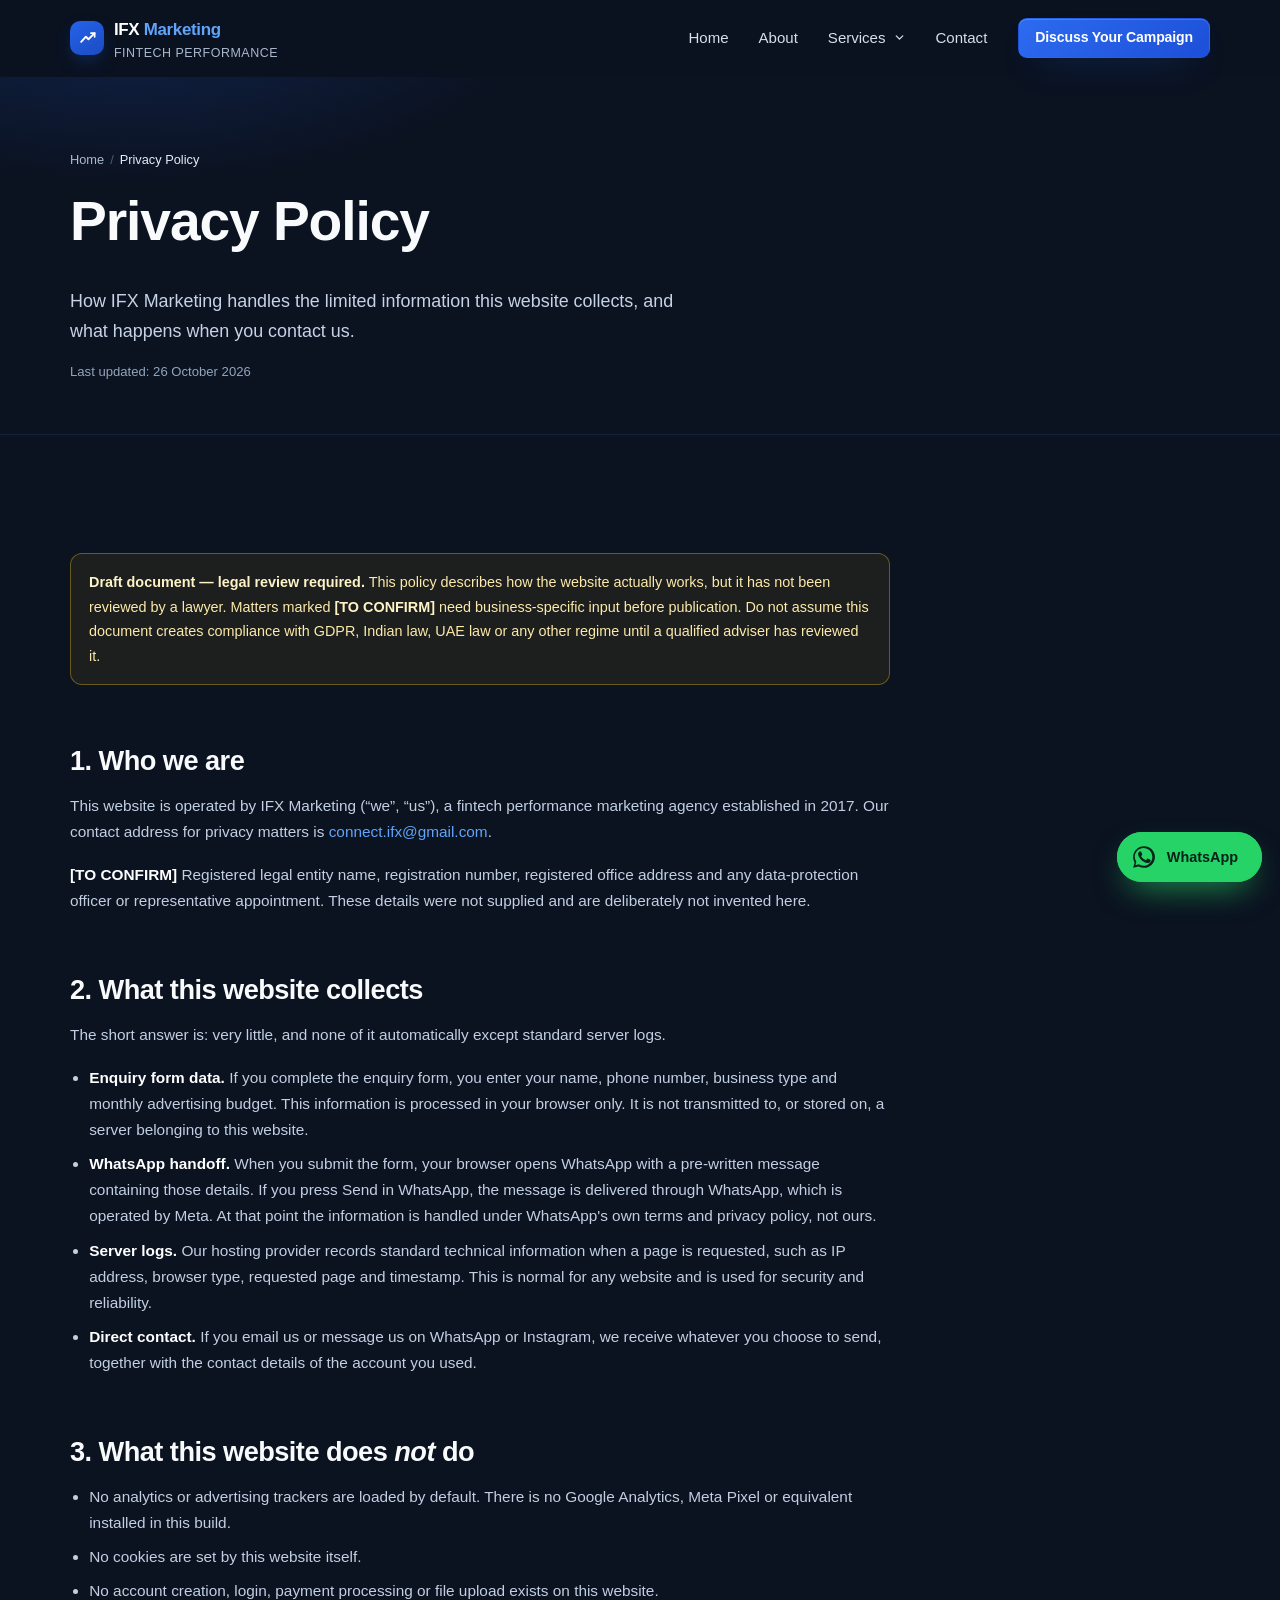
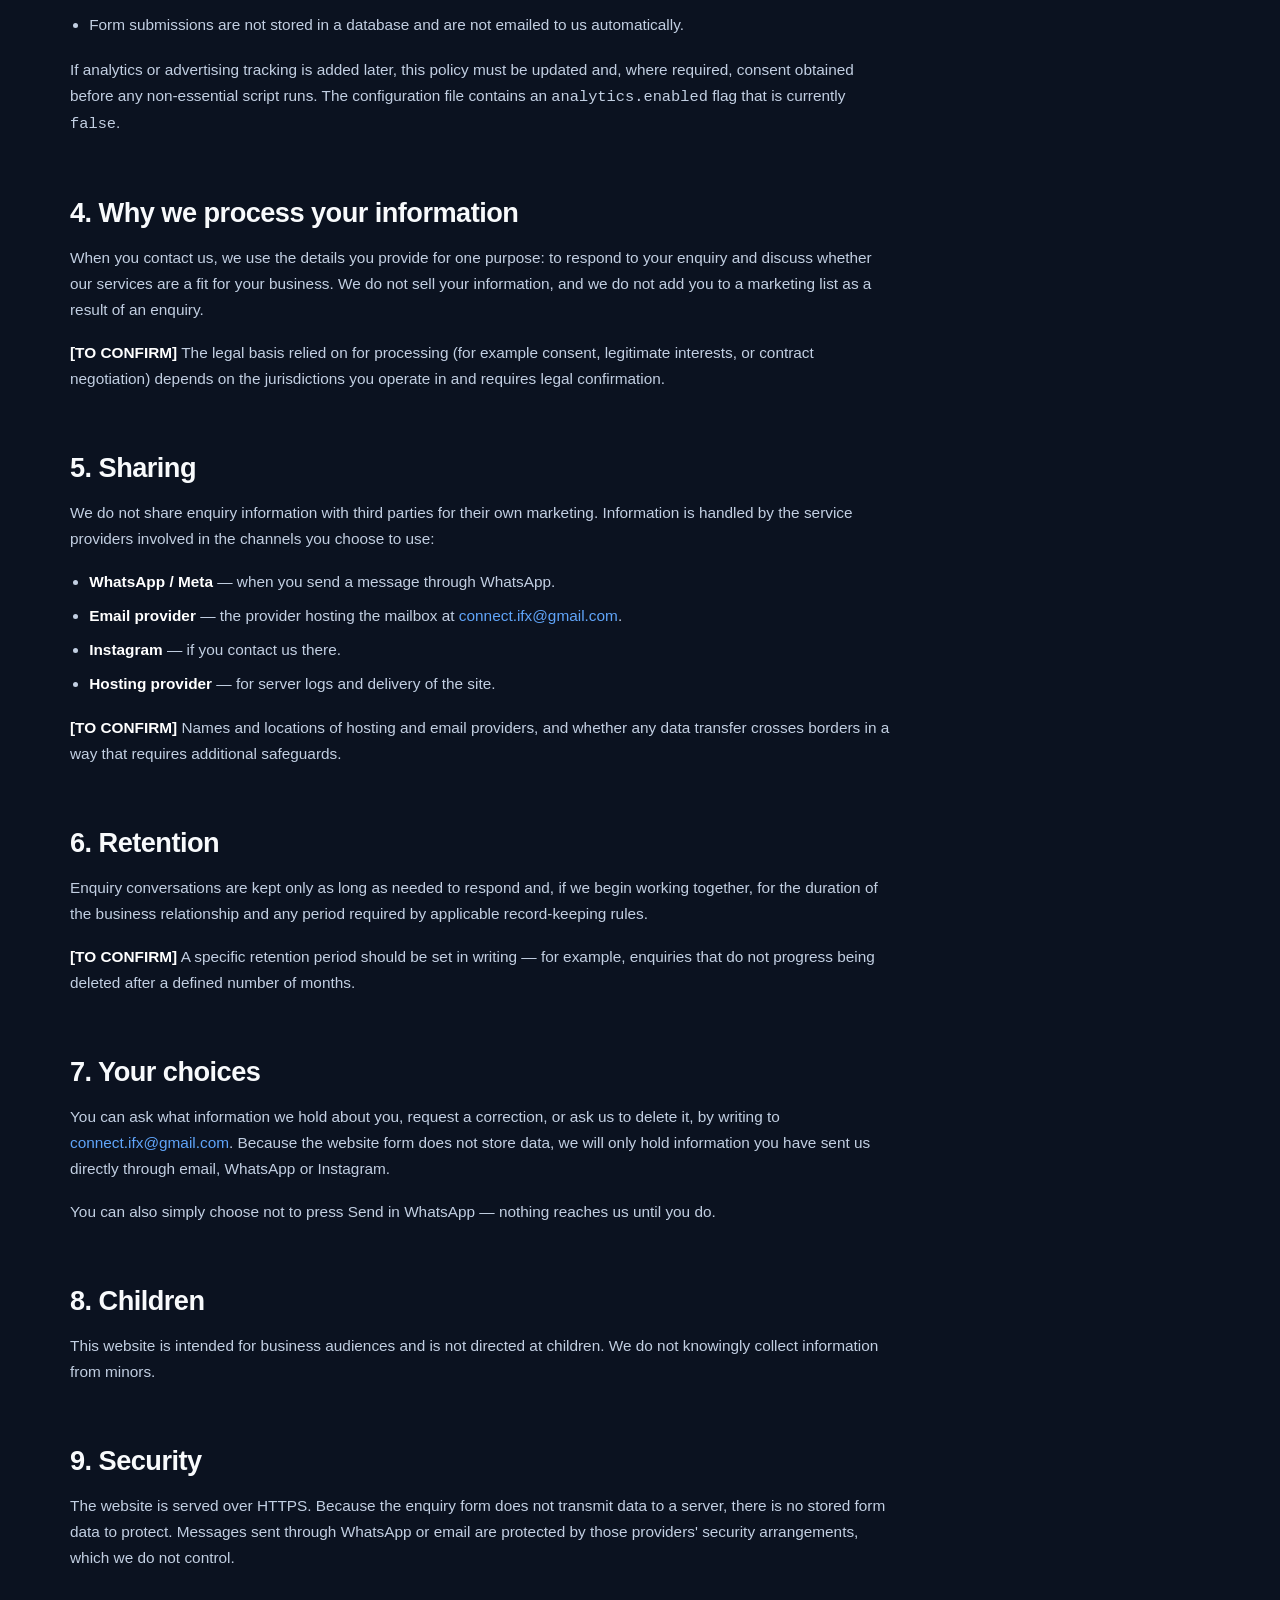
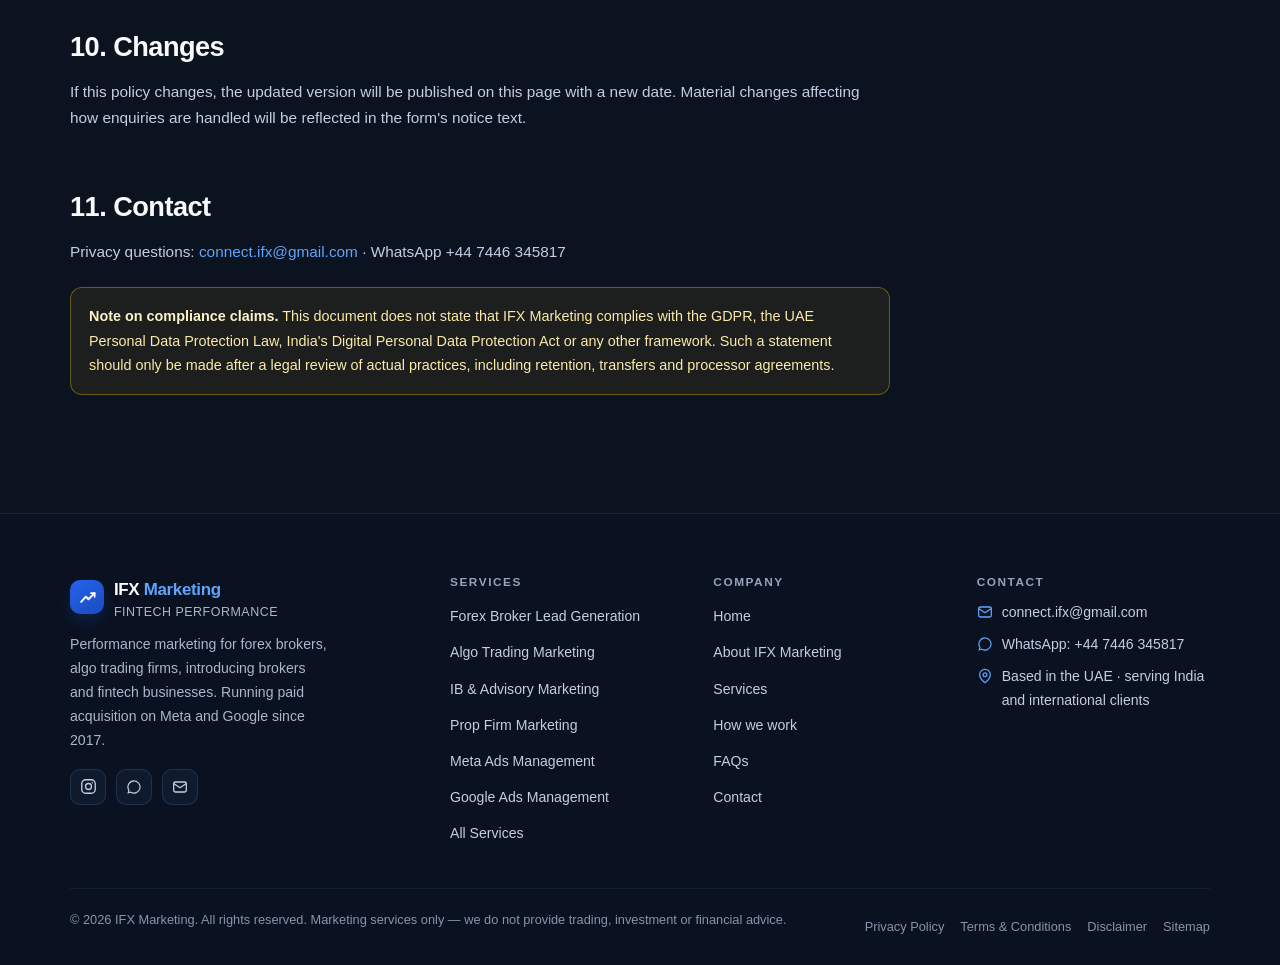
<file: ifxmarketing/privacy-policy.html>
<!DOCTYPE html>
<html lang="en" class="no-js">
<head>
<meta charset="utf-8">
<meta name="viewport" content="width=device-width, initial-scale=1">
<title>Privacy Policy | IFX Marketing</title>
<meta name="description" content="How IFX Marketing handles information collected through this website: enquiry form data, WhatsApp handoff, server logs, retention and privacy contact details.">
<link rel="canonical" href="https://ifxmarketing.com/privacy-policy.html">
<meta name="robots" content="index, follow, max-image-preview:large">
<meta name="theme-color" content="#0B1220">

<!-- Open Graph -->
<meta property="og:type" content="website">
<meta property="og:site_name" content="IFX Marketing">
<meta property="og:locale" content="en_US">
<meta property="og:url" content="https://ifxmarketing.com/privacy-policy.html">
<meta property="og:title" content="Privacy Policy | IFX Marketing">
<meta property="og:description" content="How IFX Marketing handles information collected through this website: enquiry form data, WhatsApp handoff, server logs, retention and privacy contact details.">
<meta property="og:image" content="https://ifxmarketing.com/assets/images/og-image.svg">
<meta property="og:image:alt" content="IFX Marketing — performance marketing for forex and fintech businesses">

<!-- Twitter -->
<meta name="twitter:card" content="summary_large_image">
<meta name="twitter:title" content="Privacy Policy | IFX Marketing">
<meta name="twitter:description" content="How IFX Marketing handles information collected through this website: enquiry form data, WhatsApp handoff, server logs, retention and privacy contact details.">
<meta name="twitter:image" content="https://ifxmarketing.com/assets/images/og-image.svg">

<link rel="icon" href="assets/favicon.svg" type="image/svg+xml">
<link rel="apple-touch-icon" href="assets/favicon.svg">
<link rel="manifest" href="site.webmanifest">
<link rel="stylesheet" href="css/style.css">
<script src="js/config.js" defer></script>
<script src="js/script.js" defer></script>
</head>
<body>
<a class="skip-link" href="#main">Skip to main content</a><header class="site-header" id="site-header">
  <div class="container header-inner">
    <a class="brand" href="index.html" aria-label="IFX Marketing — home">
      <span class="brand-mark" aria-hidden="true"><svg width="19" height="19" viewBox="0 0 24 24" fill="none"><path d="M4 17.5 10 11l3.2 3.2L21 6.5" stroke="#fff" stroke-width="2.4" stroke-linecap="round" stroke-linejoin="round"/><path d="M16.4 6.5H21v4.6" stroke="#fff" stroke-width="2.2" stroke-linecap="round" stroke-linejoin="round"/></svg></span>
      <span class="brand-text">IFX <span>Marketing</span><em>Fintech Performance</em></span>
    </a>
    <nav class="nav" id="primary-nav" aria-label="Primary">
      <ul class="nav-list">
        <li><a class="nav-link" href="index.html">Home</a></li>
        <li><a class="nav-link" href="about.html">About</a></li>
        <li>
          <button class="nav-drop-toggle" type="button" aria-expanded="false" aria-controls="services-menu">Services <svg width="13" height="13" viewBox="0 0 24 24" fill="none" stroke="currentColor" stroke-width="2.4" stroke-linecap="round" stroke-linejoin="round" aria-hidden="true"><path d="m6 9 6 6 6-6"/></svg></button>
          <ul class="dropdown" id="services-menu">
            <li><a href="forex-lead-generation.html">Forex Broker Lead Generation<span>Paid acquisition for regulated brokers</span></a></li><li><a href="algo-trading-marketing.html">Algo Trading Marketing<span>Campaigns for algorithmic trading firms</span></a></li><li><a href="ib-advisory-marketing.html">IB &amp; Advisory Marketing<span>Introducing brokers and advisory desks</span></a></li><li><a href="services.html">All services overview<span>Ten services across ads, funnels and CRM</span></a></li>
          </ul>
        </li>
        <li><a class="nav-link" href="contact.html">Contact</a></li>
        <li class="nav-cta-mobile"><a class="btn btn-primary btn-block" href="contact.html#enquiry">Discuss Your Campaign</a></li>
      </ul>
    </nav>
    <div class="header-actions">
      <a class="btn btn-primary btn-sm" href="contact.html#enquiry">Discuss Your Campaign</a>
      <button class="nav-toggle" type="button" aria-expanded="false" aria-controls="primary-nav" aria-label="Open menu"><span></span></button>
    </div>
  </div>
</header>
<main id="main">
  <section class="page-hero">
    <div class="container">
      <nav aria-label="Breadcrumb"><ol class="breadcrumbs"><li><a href="index.html">Home</a></li><li><span aria-current="page">Privacy Policy</span></li></ol></nav>
      <h1>Privacy Policy</h1>
      <p class="lede">How IFX Marketing handles the limited information this website collects, and what happens when you contact us.</p>
      <p class="updated" style="margin-top:14px">Last updated: 26 October 2026</p>
    </div>
  </section>

  <section class="section">
    <div class="container">
      <div class="prose">
        <div class="notice">
          <strong>Draft document — legal review required.</strong> This policy describes how the website actually works, but it has not been reviewed by a lawyer. Matters marked <strong>[TO CONFIRM]</strong> need business-specific input before publication. Do not assume this document creates compliance with GDPR, Indian law, UAE law or any other regime until a qualified adviser has reviewed it.
        </div>

        <h2>1. Who we are</h2>
        <p>This website is operated by IFX Marketing (“we”, “us”), a fintech performance marketing agency established in 2017. Our contact address for privacy matters is <a href="mailto:connect.ifx@gmail.com" data-ifx-email>connect.ifx@gmail.com</a>.</p>
        <p><strong>[TO CONFIRM]</strong> Registered legal entity name, registration number, registered office address and any data-protection officer or representative appointment. These details were not supplied and are deliberately not invented here.</p>

        <h2>2. What this website collects</h2>
        <p>The short answer is: very little, and none of it automatically except standard server logs.</p>
        <ul>
          <li><strong>Enquiry form data.</strong> If you complete the enquiry form, you enter your name, phone number, business type and monthly advertising budget. This information is processed in your browser only. It is not transmitted to, or stored on, a server belonging to this website.</li>
          <li><strong>WhatsApp handoff.</strong> When you submit the form, your browser opens WhatsApp with a pre-written message containing those details. If you press Send in WhatsApp, the message is delivered through WhatsApp, which is operated by Meta. At that point the information is handled under WhatsApp's own terms and privacy policy, not ours.</li>
          <li><strong>Server logs.</strong> Our hosting provider records standard technical information when a page is requested, such as IP address, browser type, requested page and timestamp. This is normal for any website and is used for security and reliability.</li>
          <li><strong>Direct contact.</strong> If you email us or message us on WhatsApp or Instagram, we receive whatever you choose to send, together with the contact details of the account you used.</li>
        </ul>

        <h2>3. What this website does <em>not</em> do</h2>
        <ul>
          <li>No analytics or advertising trackers are loaded by default. There is no Google Analytics, Meta Pixel or equivalent installed in this build.</li>
          <li>No cookies are set by this website itself.</li>
          <li>No account creation, login, payment processing or file upload exists on this website.</li>
          <li>Form submissions are not stored in a database and are not emailed to us automatically.</li>
        </ul>
        <p>If analytics or advertising tracking is added later, this policy must be updated and, where required, consent obtained before any non-essential script runs. The configuration file contains an <code>analytics.enabled</code> flag that is currently <code>false</code>.</p>

        <h2>4. Why we process your information</h2>
        <p>When you contact us, we use the details you provide for one purpose: to respond to your enquiry and discuss whether our services are a fit for your business. We do not sell your information, and we do not add you to a marketing list as a result of an enquiry.</p>
        <p><strong>[TO CONFIRM]</strong> The legal basis relied on for processing (for example consent, legitimate interests, or contract negotiation) depends on the jurisdictions you operate in and requires legal confirmation.</p>

        <h2>5. Sharing</h2>
        <p>We do not share enquiry information with third parties for their own marketing. Information is handled by the service providers involved in the channels you choose to use:</p>
        <ul>
          <li><strong>WhatsApp / Meta</strong> — when you send a message through WhatsApp.</li>
          <li><strong>Email provider</strong> — the provider hosting the mailbox at <a href="mailto:connect.ifx@gmail.com" data-ifx-email>connect.ifx@gmail.com</a>.</li>
          <li><strong>Instagram</strong> — if you contact us there.</li>
          <li><strong>Hosting provider</strong> — for server logs and delivery of the site.</li>
        </ul>
        <p><strong>[TO CONFIRM]</strong> Names and locations of hosting and email providers, and whether any data transfer crosses borders in a way that requires additional safeguards.</p>

        <h2>6. Retention</h2>
        <p>Enquiry conversations are kept only as long as needed to respond and, if we begin working together, for the duration of the business relationship and any period required by applicable record-keeping rules.</p>
        <p><strong>[TO CONFIRM]</strong> A specific retention period should be set in writing — for example, enquiries that do not progress being deleted after a defined number of months.</p>

        <h2>7. Your choices</h2>
        <p>You can ask what information we hold about you, request a correction, or ask us to delete it, by writing to <a href="mailto:connect.ifx@gmail.com" data-ifx-email>connect.ifx@gmail.com</a>. Because the website form does not store data, we will only hold information you have sent us directly through email, WhatsApp or Instagram.</p>
        <p>You can also simply choose not to press Send in WhatsApp — nothing reaches us until you do.</p>

        <h2>8. Children</h2>
        <p>This website is intended for business audiences and is not directed at children. We do not knowingly collect information from minors.</p>

        <h2>9. Security</h2>
        <p>The website is served over HTTPS. Because the enquiry form does not transmit data to a server, there is no stored form data to protect. Messages sent through WhatsApp or email are protected by those providers' security arrangements, which we do not control.</p>

        <h2>10. Changes</h2>
        <p>If this policy changes, the updated version will be published on this page with a new date. Material changes affecting how enquiries are handled will be reflected in the form's notice text.</p>

        <h2>11. Contact</h2>
        <p>Privacy questions: <a href="mailto:connect.ifx@gmail.com" data-ifx-email>connect.ifx@gmail.com</a> · WhatsApp <span data-ifx-phone>+44 7446 345817</span></p>

        <div class="notice">
          <strong>Note on compliance claims.</strong> This document does not state that IFX Marketing complies with the GDPR, the UAE Personal Data Protection Law, India's Digital Personal Data Protection Act or any other framework. Such a statement should only be made after a legal review of actual practices, including retention, transfers and processor agreements.
        </div>
      </div>
    </div>
  </section>
</main>
<footer class="site-footer">
  <div class="container">
    <div class="footer-grid">
      <div class="footer-brand">
        <a class="brand" href="index.html" aria-label="IFX Marketing — home">
          <span class="brand-mark" aria-hidden="true"><svg width="19" height="19" viewBox="0 0 24 24" fill="none"><path d="M4 17.5 10 11l3.2 3.2L21 6.5" stroke="#fff" stroke-width="2.4" stroke-linecap="round" stroke-linejoin="round"/><path d="M16.4 6.5H21v4.6" stroke="#fff" stroke-width="2.2" stroke-linecap="round" stroke-linejoin="round"/></svg></span>
          <span class="brand-text">IFX <span>Marketing</span><em>Fintech Performance</em></span>
        </a>
        <p>Performance marketing for forex brokers, algo trading firms, introducing brokers and fintech businesses. Running paid acquisition on Meta and Google since 2017.</p>
        <div class="social-row">
          <a href="https://www.instagram.com/ifx_marketing/" data-ifx-instagram target="_blank" rel="noopener noreferrer" aria-label="IFX Marketing on Instagram"><svg width="17" height="17" viewBox="0 0 24 24" fill="none" stroke="currentColor" stroke-width="1.9" stroke-linecap="round" aria-hidden="true"><rect x="2.5" y="2.5" width="19" height="19" rx="5.4"/><circle cx="12" cy="12" r="4.2"/><circle cx="17.4" cy="6.6" r="1.1" fill="currentColor" stroke="none"/></svg></a>
          <a href="https://wa.me/447446345817" data-ifx-wa="general" target="_blank" rel="noopener noreferrer" aria-label="Chat with IFX Marketing on WhatsApp"><svg width="16" height="16" viewBox="0 0 24 24" fill="currentColor" aria-hidden="true"><path d="M12 2a10 10 0 0 0-8.6 15.1L2 22l5-1.3A10 10 0 1 0 12 2Zm0 18.2a8.2 8.2 0 0 1-4.2-1.2l-.3-.2-3 .8.8-2.9-.2-.3A8.2 8.2 0 1 1 12 20.2Z"/></svg></a>
          <a href="mailto:connect.ifx@gmail.com" data-ifx-email aria-label="Email IFX Marketing"><svg width="16" height="16" viewBox="0 0 24 24" fill="none" stroke="currentColor" stroke-width="1.9" stroke-linecap="round" stroke-linejoin="round" aria-hidden="true"><rect x="2.5" y="4.5" width="19" height="15" rx="2.5"/><path d="m3 7 9 6 9-6"/></svg></a>
        </div>
      </div>
      <div class="footer-col">
        <h4>Services</h4>
        <ul><li><a href="forex-lead-generation.html">Forex Broker Lead Generation</a></li><li><a href="algo-trading-marketing.html">Algo Trading Marketing</a></li><li><a href="ib-advisory-marketing.html">IB &amp; Advisory Marketing</a></li><li><a href="services.html#prop-firm">Prop Firm Marketing</a></li><li><a href="services.html#meta-ads">Meta Ads Management</a></li><li><a href="services.html#google-ads">Google Ads Management</a></li><li><a href="services.html">All Services</a></li></ul>
      </div>
      <div class="footer-col">
        <h4>Company</h4>
        <ul>
          <li><a href="index.html">Home</a></li>
          <li><a href="about.html">About IFX Marketing</a></li>
          <li><a href="services.html">Services</a></li>
          <li><a href="index.html#process">How we work</a></li>
          <li><a href="index.html#faq">FAQs</a></li>
          <li><a href="contact.html">Contact</a></li>
        </ul>
      </div>
      <div class="footer-col">
        <h4>Contact</h4>
        <ul class="footer-contact">
          <li><svg width="16" height="16" viewBox="0 0 24 24" fill="none" stroke="currentColor" stroke-width="1.9" stroke-linecap="round" stroke-linejoin="round" aria-hidden="true"><rect x="2.5" y="4.5" width="19" height="15" rx="2.5"/><path d="m3 7 9 6 9-6"/></svg><a href="mailto:connect.ifx@gmail.com" data-ifx-email>connect.ifx@gmail.com</a></li>
          <li><svg width="16" height="16" viewBox="0 0 24 24" fill="currentColor" aria-hidden="true"><path d="M12 2a10 10 0 0 0-8.6 15.1L2 22l5-1.3A10 10 0 1 0 12 2Zm0 18.2a8.2 8.2 0 0 1-4.2-1.2l-.3-.2-3 .8.8-2.9-.2-.3A8.2 8.2 0 1 1 12 20.2Z"/></svg><span>WhatsApp: <span data-ifx-phone>+44 7446 345817</span></span></li>
          <li><svg width="16" height="16" viewBox="0 0 24 24" fill="none" stroke="currentColor" stroke-width="1.9" stroke-linecap="round" stroke-linejoin="round" aria-hidden="true"><path d="M20 10c0 6-8 12-8 12S4 16 4 10a8 8 0 0 1 16 0Z"/><circle cx="12" cy="10" r="2.8"/></svg><span>Based in the UAE &middot; serving India and international clients</span></li>
        </ul>
      </div>
    </div>
    <div class="footer-bottom">
      <p>&copy; <span data-ifx-year>2026</span> IFX Marketing. All rights reserved. Marketing services only — we do not provide trading, investment or financial advice.</p>
      <nav class="footer-legal" aria-label="Legal">
        <a href="privacy-policy.html">Privacy Policy</a><a href="terms-and-conditions.html">Terms &amp; Conditions</a><a href="disclaimer.html">Disclaimer</a>
        <a href="sitemap.xml">Sitemap</a>
      </nav>
    </div>
  </div>
</footer><a class="wa-float" href="https://wa.me/447446345817" data-ifx-wa="float" target="_blank" rel="noopener noreferrer" aria-label="Chat with IFX Marketing on WhatsApp" title="Chat with IFX Marketing"><svg viewBox="0 0 24 24" fill="currentColor" aria-hidden="true"><path d="M17.47 14.38c-.28-.14-1.68-.83-1.94-.93-.26-.1-.45-.14-.64.14-.19.28-.73.93-.9 1.12-.16.19-.33.21-.61.07-.28-.14-1.19-.44-2.27-1.4-.84-.75-1.4-1.67-1.57-1.95-.16-.28-.02-.43.12-.57.13-.13.28-.33.42-.5.14-.16.19-.28.28-.47.09-.19.05-.35-.02-.49-.07-.14-.63-1.52-.86-2.08-.23-.55-.46-.47-.63-.48h-.54c-.19 0-.49.07-.75.35-.26.28-1 .97-1 2.37s1.02 2.75 1.16 2.94c.14.19 2 3.05 4.85 4.28.68.29 1.21.47 1.62.6.68.22 1.3.19 1.79.11.55-.08 1.68-.69 1.92-1.35.24-.66.24-1.23.17-1.35-.07-.12-.26-.19-.54-.33zM12.05 2C6.5 2 2 6.5 2 12.05c0 1.77.46 3.5 1.34 5.03L2 22l5.05-1.32a10 10 0 0 0 5 1.27h.01C17.6 21.95 22.1 17.45 22.1 11.9 22.1 6.35 17.6 2 12.05 2zm0 18.13h-.01c-1.55 0-3.07-.42-4.4-1.21l-.31-.19-3.27.86.87-3.19-.2-.33a8.1 8.1 0 0 1-1.24-4.32c0-4.48 3.65-8.12 8.13-8.12 2.17 0 4.21.85 5.74 2.38a8.07 8.07 0 0 1 2.38 5.75c0 4.48-3.65 8.37-7.69 8.37z"/></svg><span class="wa-label">WhatsApp</span></a>
</body>
</html>
</file>
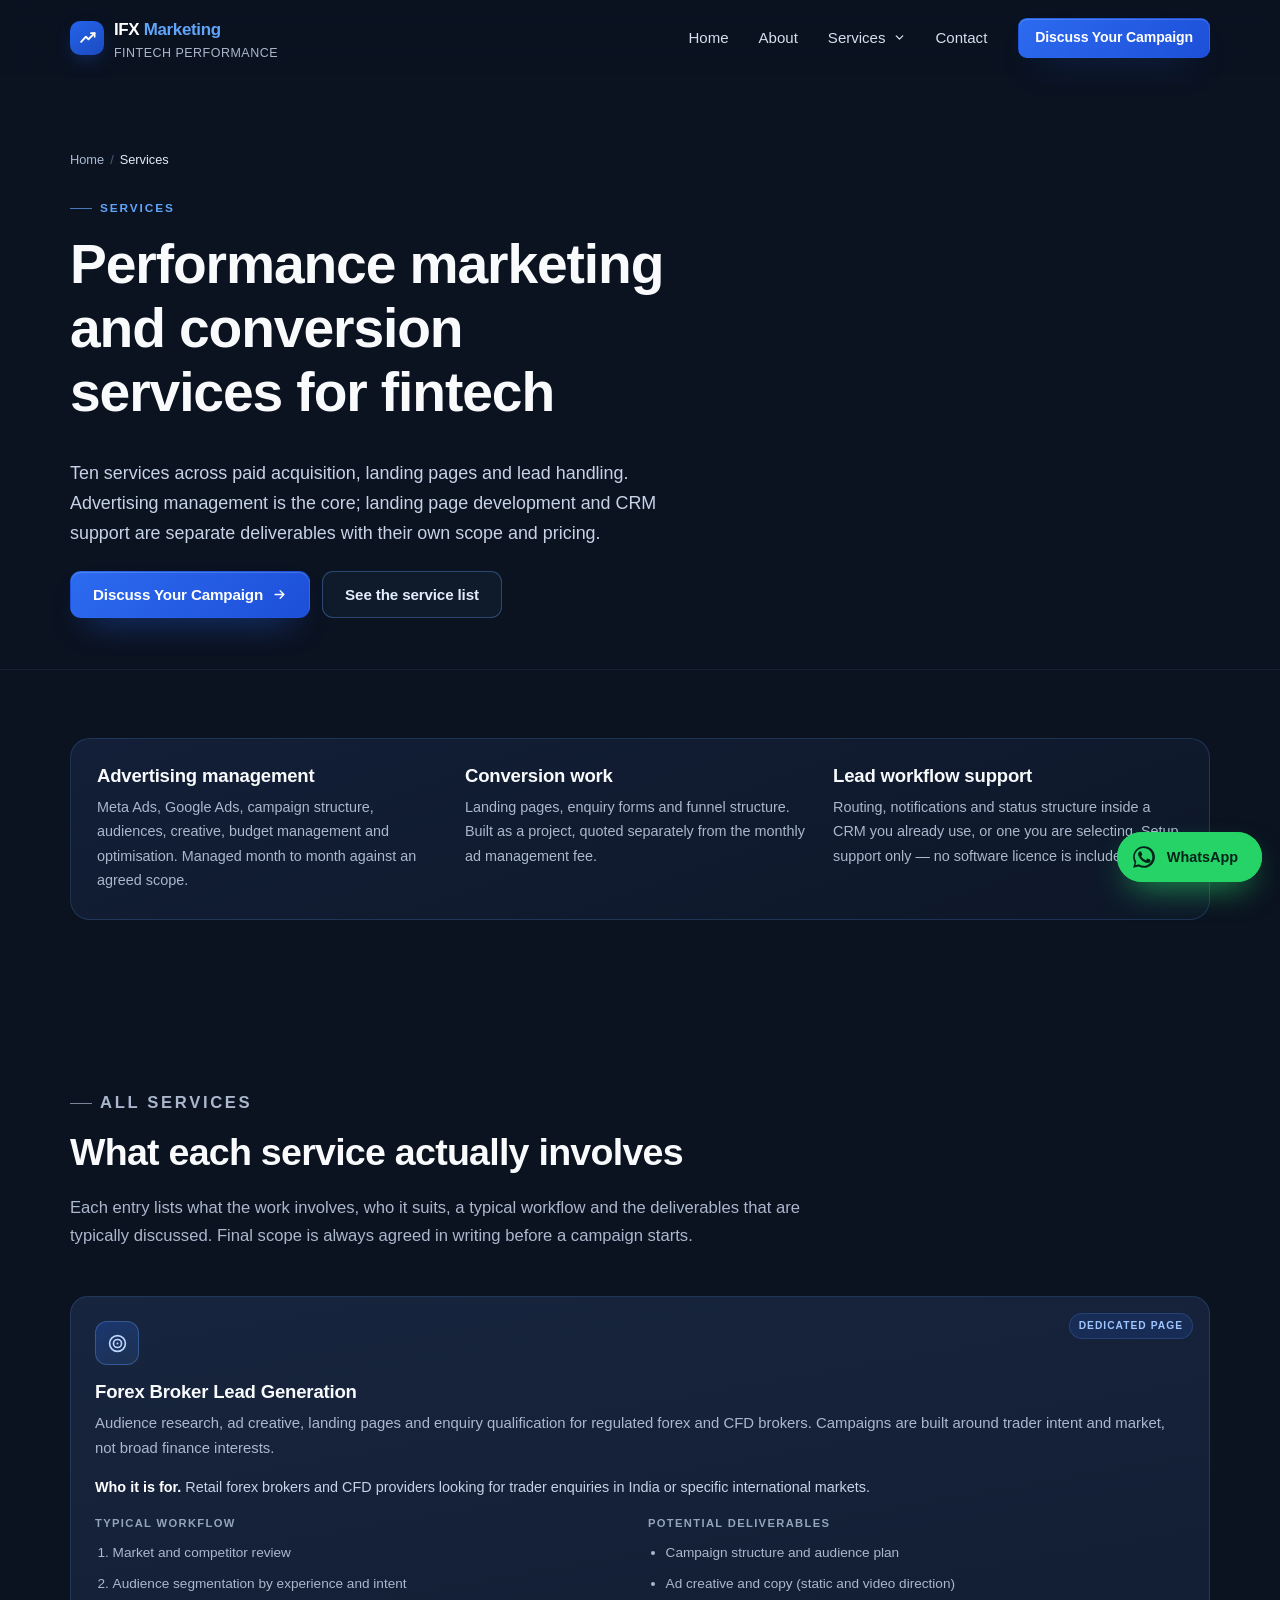
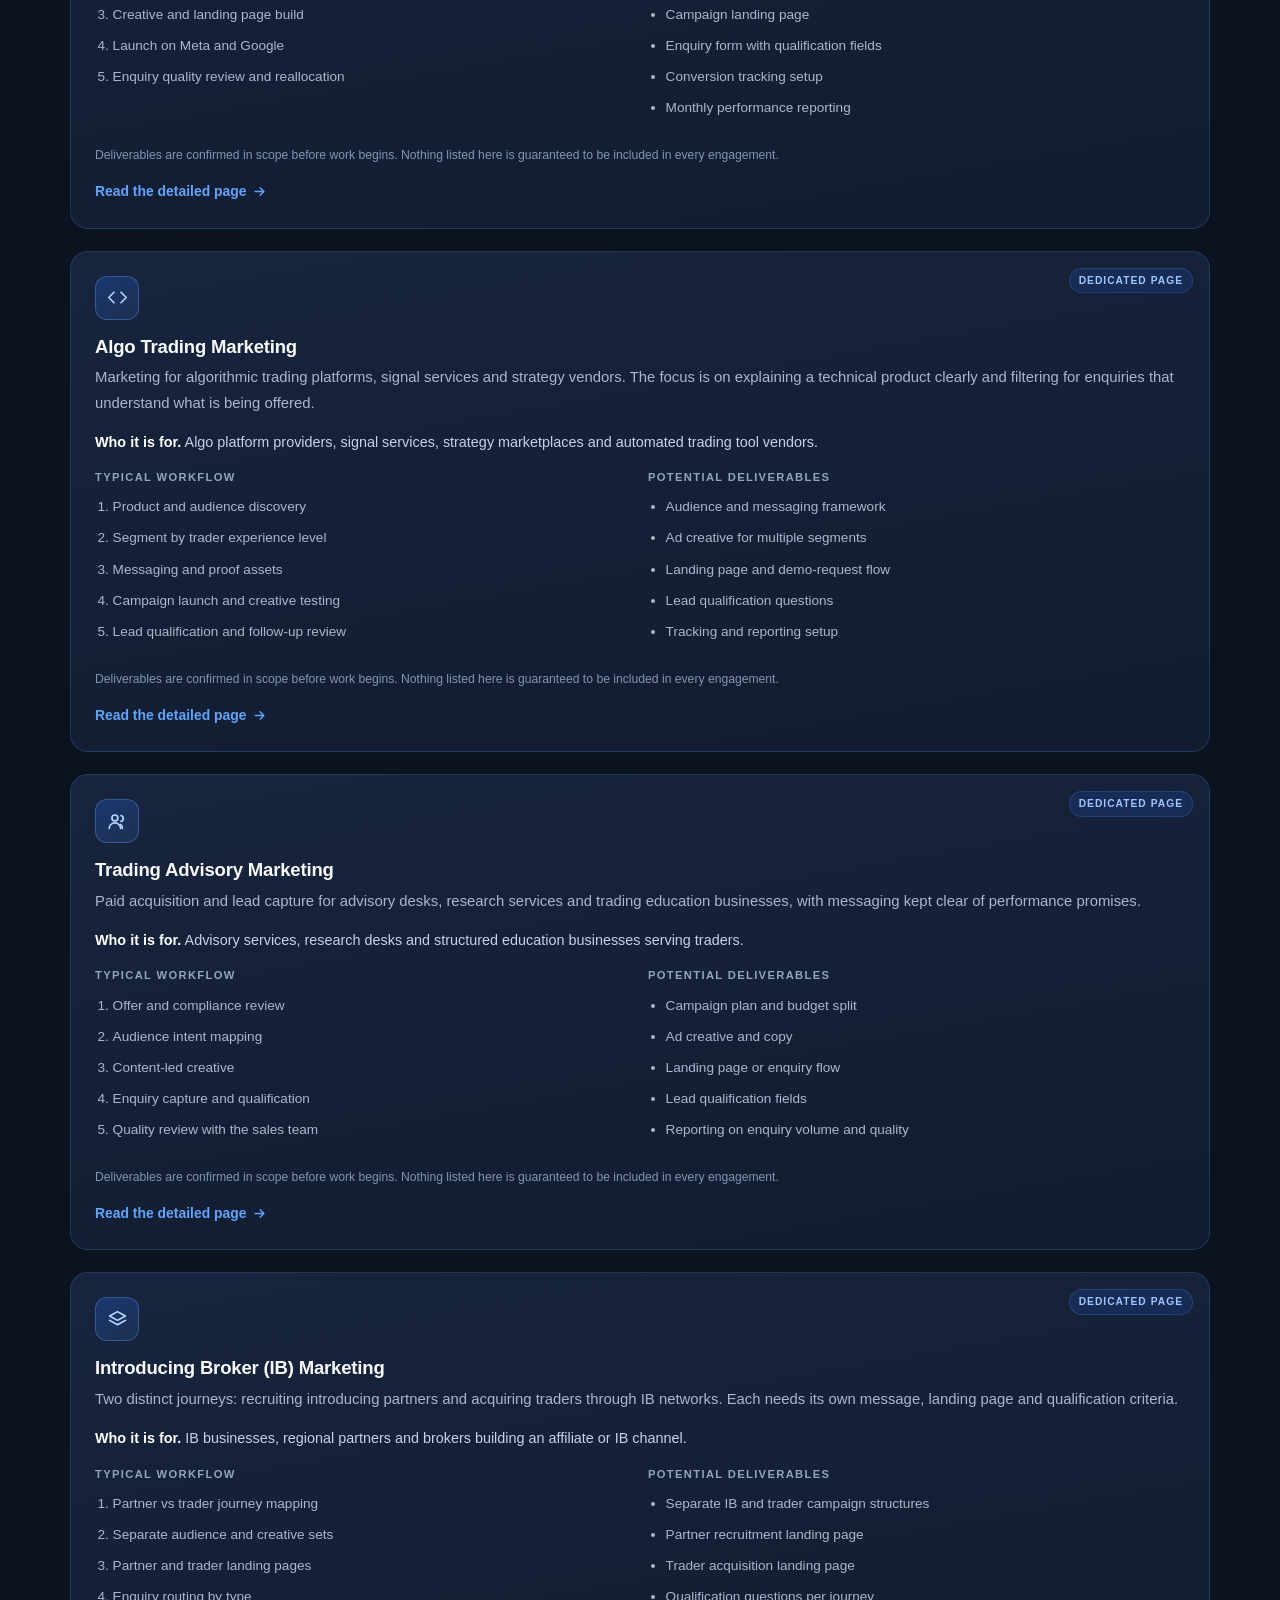
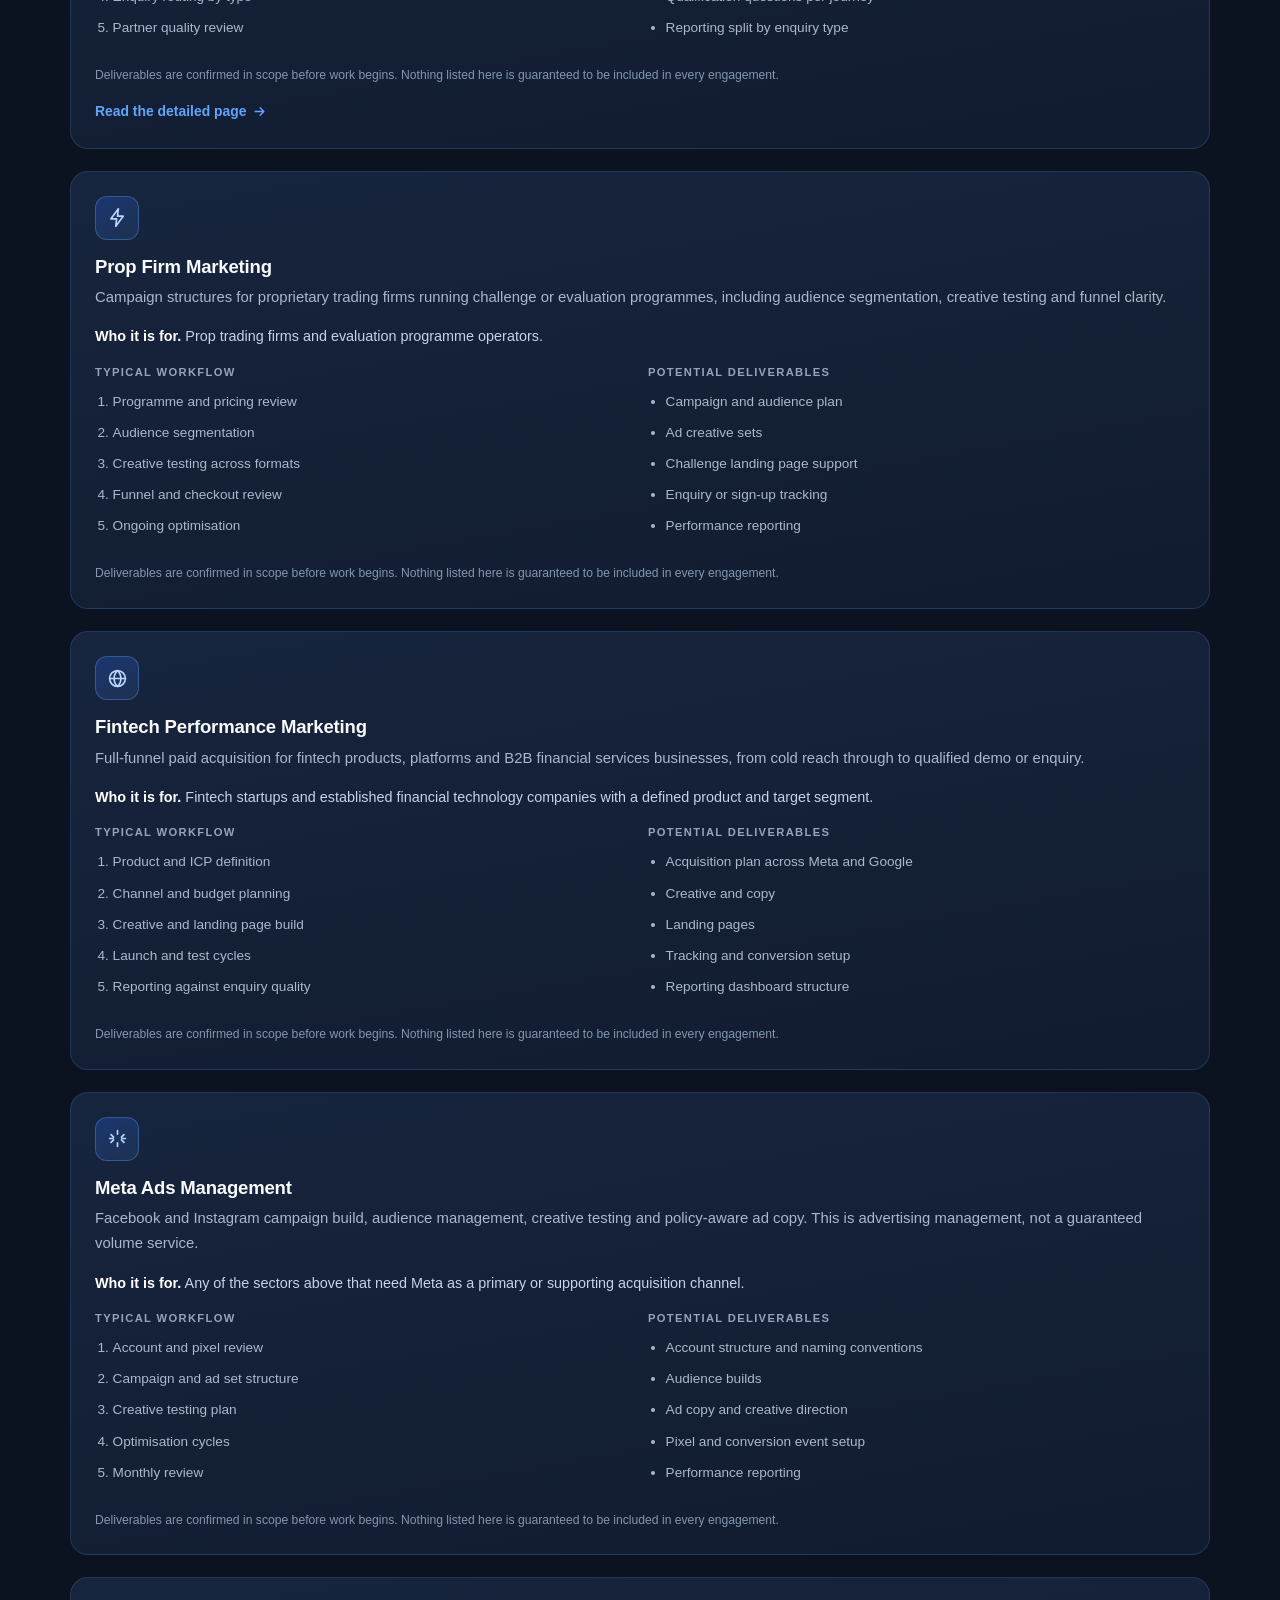
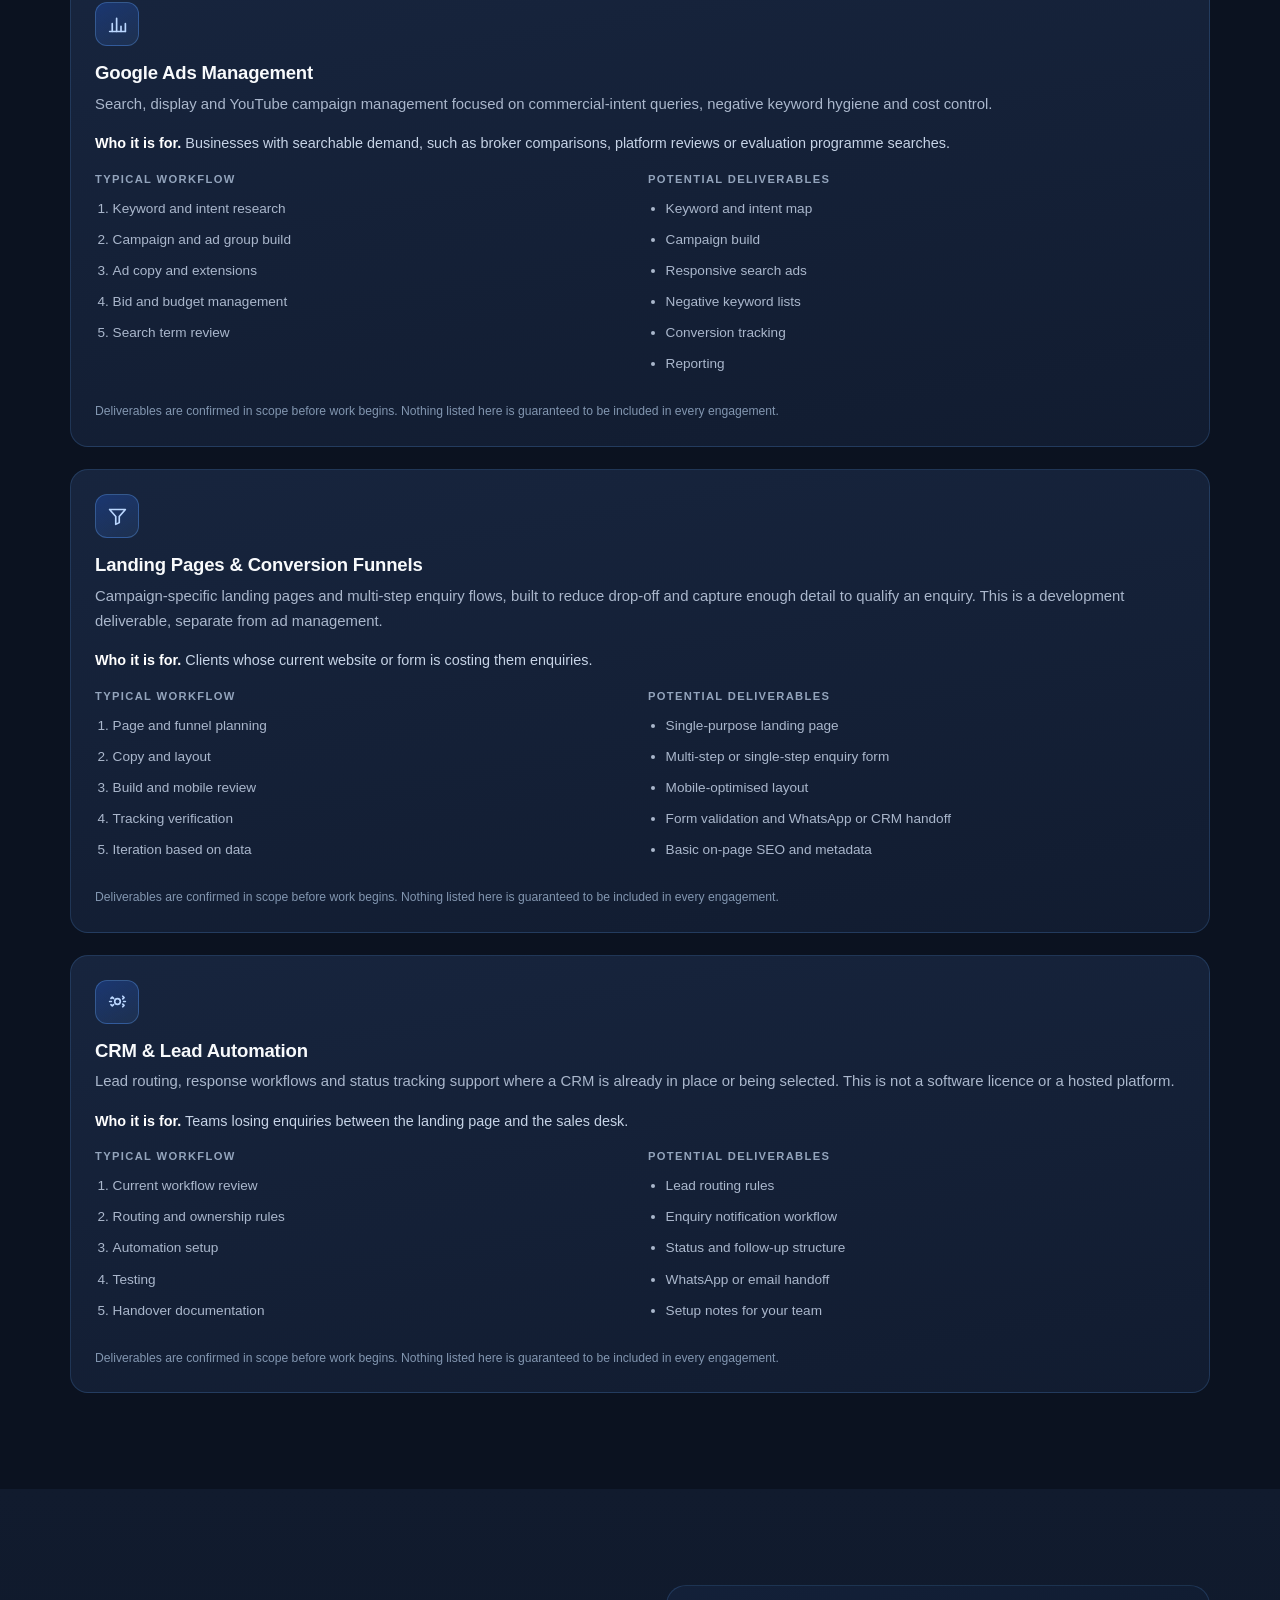
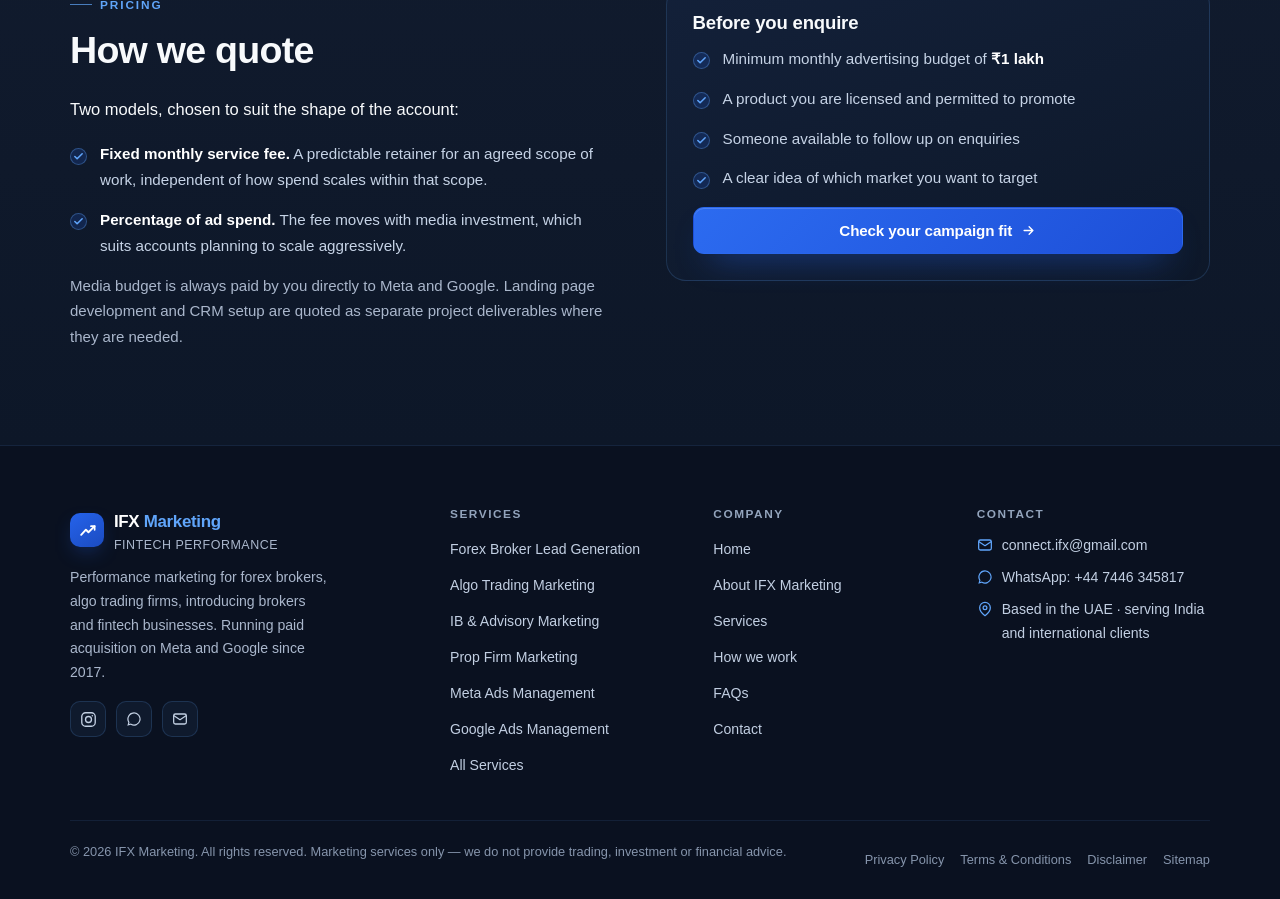
<file: ifxmarketing/services.html>
<!DOCTYPE html>
<html lang="en" class="no-js">
<head>
<meta charset="utf-8">
<meta name="viewport" content="width=device-width, initial-scale=1">
<title>Fintech Marketing Services | Meta Ads, Google Ads &amp; Lead Generation</title>
<meta name="description" content="Ten fintech marketing services from IFX Marketing: forex broker lead generation, algo trading and IB marketing, Meta and Google Ads management, landing pages, funnels and CRM lead automation.">
<link rel="canonical" href="https://ifxmarketing.com/services.html">
<meta name="robots" content="index, follow, max-image-preview:large">
<meta name="theme-color" content="#0B1220">
<meta name="keywords" content="fintech marketing services, forex lead generation, algo trading marketing, Meta Ads management, Google Ads management, fintech landing pages, CRM lead automation">

<!-- Open Graph -->
<meta property="og:type" content="website">
<meta property="og:site_name" content="IFX Marketing">
<meta property="og:locale" content="en_US">
<meta property="og:url" content="https://ifxmarketing.com/services.html">
<meta property="og:title" content="Fintech Marketing Services | Meta Ads, Google Ads &amp; Lead Generation">
<meta property="og:description" content="Ten fintech marketing services from IFX Marketing: forex broker lead generation, algo trading and IB marketing, Meta and Google Ads management, landing pages, funnels and CRM lead automation.">
<meta property="og:image" content="https://ifxmarketing.com/assets/images/og-image.svg">
<meta property="og:image:alt" content="IFX Marketing — performance marketing for forex and fintech businesses">

<!-- Twitter -->
<meta name="twitter:card" content="summary_large_image">
<meta name="twitter:title" content="Fintech Marketing Services | Meta Ads, Google Ads &amp; Lead Generation">
<meta name="twitter:description" content="Ten fintech marketing services from IFX Marketing: forex broker lead generation, algo trading and IB marketing, Meta and Google Ads management, landing pages, funnels and CRM lead automation.">
<meta name="twitter:image" content="https://ifxmarketing.com/assets/images/og-image.svg">

<link rel="icon" href="assets/favicon.svg" type="image/svg+xml">
<link rel="apple-touch-icon" href="assets/favicon.svg">
<link rel="manifest" href="site.webmanifest">
<link rel="stylesheet" href="css/style.css">
<script src="js/config.js" defer></script>
<script src="js/script.js" defer></script>
<script type="application/ld+json">
{
  "@context": "https://schema.org",
  "@type": "CollectionPage",
  "@id": "https://ifxmarketing.com/services.html#page",
  "url": "https://ifxmarketing.com/services.html",
  "name": "Fintech Marketing Services",
  "inLanguage": "en",
  "isPartOf": { "@id": "https://ifxmarketing.com/#website" }
}
</script>
<script type="application/ld+json">
{"@context":"https://schema.org","@type":"BreadcrumbList","itemListElement":[{"@type":"ListItem","position":1,"name":"Home","item":"https://ifxmarketing.com"},{"@type":"ListItem","position":2,"name":"Services","item":"https://ifxmarketing.com/services.html"}]}
</script>
</head>
<body>
<a class="skip-link" href="#main">Skip to main content</a><header class="site-header" id="site-header">
  <div class="container header-inner">
    <a class="brand" href="index.html" aria-label="IFX Marketing — home">
      <span class="brand-mark" aria-hidden="true"><svg width="19" height="19" viewBox="0 0 24 24" fill="none"><path d="M4 17.5 10 11l3.2 3.2L21 6.5" stroke="#fff" stroke-width="2.4" stroke-linecap="round" stroke-linejoin="round"/><path d="M16.4 6.5H21v4.6" stroke="#fff" stroke-width="2.2" stroke-linecap="round" stroke-linejoin="round"/></svg></span>
      <span class="brand-text">IFX <span>Marketing</span><em>Fintech Performance</em></span>
    </a>
    <nav class="nav" id="primary-nav" aria-label="Primary">
      <ul class="nav-list">
        <li><a class="nav-link" href="index.html">Home</a></li>
        <li><a class="nav-link" href="about.html">About</a></li>
        <li>
          <button class="nav-drop-toggle" type="button" aria-expanded="true" aria-controls="services-menu">Services <svg width="13" height="13" viewBox="0 0 24 24" fill="none" stroke="currentColor" stroke-width="2.4" stroke-linecap="round" stroke-linejoin="round" aria-hidden="true"><path d="m6 9 6 6 6-6"/></svg></button>
          <ul class="dropdown is-open" id="services-menu">
            <li><a href="forex-lead-generation.html">Forex Broker Lead Generation<span>Paid acquisition for regulated brokers</span></a></li><li><a href="algo-trading-marketing.html">Algo Trading Marketing<span>Campaigns for algorithmic trading firms</span></a></li><li><a href="ib-advisory-marketing.html">IB &amp; Advisory Marketing<span>Introducing brokers and advisory desks</span></a></li><li><a href="services.html" aria-current="page">All services overview<span>Ten services across ads, funnels and CRM</span></a></li>
          </ul>
        </li>
        <li><a class="nav-link" href="contact.html">Contact</a></li>
        <li class="nav-cta-mobile"><a class="btn btn-primary btn-block" href="contact.html#enquiry">Discuss Your Campaign</a></li>
      </ul>
    </nav>
    <div class="header-actions">
      <a class="btn btn-primary btn-sm" href="contact.html#enquiry">Discuss Your Campaign</a>
      <button class="nav-toggle" type="button" aria-expanded="false" aria-controls="primary-nav" aria-label="Open menu"><span></span></button>
    </div>
  </div>
</header>
<main id="main">
  <section class="page-hero">
    <div class="container">
      <nav aria-label="Breadcrumb"><ol class="breadcrumbs"><li><a href="index.html">Home</a></li><li><span aria-current="page">Services</span></li></ol></nav>
      <p class="eyebrow">Services</p>
      <h1>Performance marketing and conversion services for fintech</h1>
      <p class="lede">Ten services across paid acquisition, landing pages and lead handling. Advertising management is the core; landing page development and CRM support are separate deliverables with their own scope and pricing.</p>
      <div class="hero-actions" style="margin-top:22px;margin-bottom:0">
        <a class="btn btn-primary" href="contact.html#enquiry">Discuss Your Campaign <svg width="15" height="15" viewBox="0 0 24 24" fill="none" stroke="currentColor" stroke-width="2.2" stroke-linecap="round" stroke-linejoin="round" aria-hidden="true"><path d="M5 12h14M13 6l6 6-6 6"/></svg></a>
        <a class="btn btn-ghost" href="#core">See the service list</a>
      </div>
    </div>
  </section>

  <section class="section section--tight" id="core">
    <div class="container">
      <div class="panel reveal" style="display:grid;gap:18px;grid-template-columns:repeat(auto-fit,minmax(240px,1fr))">
        <div>
          <h3 style="margin-bottom:8px">Advertising management</h3>
          <p style="color:var(--muted);font-size:.9rem;margin:0">Meta Ads, Google Ads, campaign structure, audiences, creative, budget management and optimisation. Managed month to month against an agreed scope.</p>
        </div>
        <div>
          <h3 style="margin-bottom:8px">Conversion work</h3>
          <p style="color:var(--muted);font-size:.9rem;margin:0">Landing pages, enquiry forms and funnel structure. Built as a project, quoted separately from the monthly ad management fee.</p>
        </div>
        <div>
          <h3 style="margin-bottom:8px">Lead workflow support</h3>
          <p style="color:var(--muted);font-size:.9rem;margin:0">Routing, notifications and status structure inside a CRM you already use, or one you are selecting. Setup support only — no software licence is included.</p>
        </div>
      </div>
    </div>
  </section>

  <section class="section">
    <div class="container">
      <div class="section-head">
        <p class="eyebrow">All services</p>
        <h2>What each service actually involves</h2>
        <p>Each entry lists what the work involves, who it suits, a typical workflow and the deliverables that are typically discussed. Final scope is always agreed in writing before a campaign starts.</p>
      </div>
      <div class="grid" style="grid-template-columns:1fr;gap:22px">
    <article class="card service-card reveal" id="forex-broker">
      <span class="tag">Dedicated page</span>
      <div class="icon-badge"><svg width="21" height="21" viewBox="0 0 24 24" fill="none" stroke="currentColor" stroke-width="1.9" stroke-linecap="round" stroke-linejoin="round" aria-hidden="true"><circle cx="12" cy="12" r="9"/><circle cx="12" cy="12" r="4.6"/><circle cx="12" cy="12" r="1.1" fill="currentColor" stroke="none"/></svg></div>
      <h3>Forex Broker Lead Generation</h3>
      <p style="margin-bottom:14px">Audience research, ad creative, landing pages and enquiry qualification for regulated forex and CFD brokers. Campaigns are built around trader intent and market, not broad finance interests.</p>
      <p style="color:#C6D3E6;font-size:.9rem;margin-bottom:14px"><strong>Who it is for.</strong> Retail forex brokers and CFD providers looking for trader enquiries in India or specific international markets.</p>
      <div style="display:grid;gap:16px;grid-template-columns:repeat(auto-fit,minmax(200px,1fr));margin-bottom:6px">
        <div>
          <p style="font-size:.7rem;letter-spacing:.12em;text-transform:uppercase;color:#93A4BC;font-weight:700;margin-bottom:8px">Typical workflow</p>
          <ol style="font-size:.85rem;color:var(--muted);padding-left:1.1rem;margin:0"><li>Market and competitor review</li><li>Audience segmentation by experience and intent</li><li>Creative and landing page build</li><li>Launch on Meta and Google</li><li>Enquiry quality review and reallocation</li></ol>
        </div>
        <div>
          <p style="font-size:.7rem;letter-spacing:.12em;text-transform:uppercase;color:#93A4BC;font-weight:700;margin-bottom:8px">Potential deliverables</p>
          <ul style="font-size:.85rem;color:var(--muted);padding-left:1.1rem;margin:0"><li>Campaign structure and audience plan</li><li>Ad creative and copy (static and video direction)</li><li>Campaign landing page</li><li>Enquiry form with qualification fields</li><li>Conversion tracking setup</li><li>Monthly performance reporting</li></ul>
        </div>
      </div>
      <p style="font-size:.76rem;color:#8296B0;margin:12px 0 0">Deliverables are confirmed in scope before work begins. Nothing listed here is guaranteed to be included in every engagement.</p>
      <a class="card-link" href="forex-lead-generation.html">Read the detailed page <svg width="15" height="15" viewBox="0 0 24 24" fill="none" stroke="currentColor" stroke-width="2.2" stroke-linecap="round" stroke-linejoin="round" aria-hidden="true"><path d="M5 12h14M13 6l6 6-6 6"/></svg></a>
    </article>
    <article class="card service-card reveal" id="algo-trading">
      <span class="tag">Dedicated page</span>
      <div class="icon-badge"><svg width="21" height="21" viewBox="0 0 24 24" fill="none" stroke="currentColor" stroke-width="1.9" stroke-linecap="round" stroke-linejoin="round" aria-hidden="true"><path d="m8 6-6 6 6 6M16 6l6 6-6 6"/></svg></div>
      <h3>Algo Trading Marketing</h3>
      <p style="margin-bottom:14px">Marketing for algorithmic trading platforms, signal services and strategy vendors. The focus is on explaining a technical product clearly and filtering for enquiries that understand what is being offered.</p>
      <p style="color:#C6D3E6;font-size:.9rem;margin-bottom:14px"><strong>Who it is for.</strong> Algo platform providers, signal services, strategy marketplaces and automated trading tool vendors.</p>
      <div style="display:grid;gap:16px;grid-template-columns:repeat(auto-fit,minmax(200px,1fr));margin-bottom:6px">
        <div>
          <p style="font-size:.7rem;letter-spacing:.12em;text-transform:uppercase;color:#93A4BC;font-weight:700;margin-bottom:8px">Typical workflow</p>
          <ol style="font-size:.85rem;color:var(--muted);padding-left:1.1rem;margin:0"><li>Product and audience discovery</li><li>Segment by trader experience level</li><li>Messaging and proof assets</li><li>Campaign launch and creative testing</li><li>Lead qualification and follow-up review</li></ol>
        </div>
        <div>
          <p style="font-size:.7rem;letter-spacing:.12em;text-transform:uppercase;color:#93A4BC;font-weight:700;margin-bottom:8px">Potential deliverables</p>
          <ul style="font-size:.85rem;color:var(--muted);padding-left:1.1rem;margin:0"><li>Audience and messaging framework</li><li>Ad creative for multiple segments</li><li>Landing page and demo-request flow</li><li>Lead qualification questions</li><li>Tracking and reporting setup</li></ul>
        </div>
      </div>
      <p style="font-size:.76rem;color:#8296B0;margin:12px 0 0">Deliverables are confirmed in scope before work begins. Nothing listed here is guaranteed to be included in every engagement.</p>
      <a class="card-link" href="algo-trading-marketing.html">Read the detailed page <svg width="15" height="15" viewBox="0 0 24 24" fill="none" stroke="currentColor" stroke-width="2.2" stroke-linecap="round" stroke-linejoin="round" aria-hidden="true"><path d="M5 12h14M13 6l6 6-6 6"/></svg></a>
    </article>
    <article class="card service-card reveal" id="advisory">
      <span class="tag">Dedicated page</span>
      <div class="icon-badge"><svg width="21" height="21" viewBox="0 0 24 24" fill="none" stroke="currentColor" stroke-width="1.9" stroke-linecap="round" stroke-linejoin="round"><circle cx="9" cy="8" r="3.4"/><path d="M2.5 20a6.5 6.5 0 0 1 13 0"/><path d="M16 5.2a3.4 3.4 0 0 1 0 6.6M17.5 20a6.4 6.4 0 0 0-2-4.6"/></svg></div>
      <h3>Trading Advisory Marketing</h3>
      <p style="margin-bottom:14px">Paid acquisition and lead capture for advisory desks, research services and trading education businesses, with messaging kept clear of performance promises.</p>
      <p style="color:#C6D3E6;font-size:.9rem;margin-bottom:14px"><strong>Who it is for.</strong> Advisory services, research desks and structured education businesses serving traders.</p>
      <div style="display:grid;gap:16px;grid-template-columns:repeat(auto-fit,minmax(200px,1fr));margin-bottom:6px">
        <div>
          <p style="font-size:.7rem;letter-spacing:.12em;text-transform:uppercase;color:#93A4BC;font-weight:700;margin-bottom:8px">Typical workflow</p>
          <ol style="font-size:.85rem;color:var(--muted);padding-left:1.1rem;margin:0"><li>Offer and compliance review</li><li>Audience intent mapping</li><li>Content-led creative</li><li>Enquiry capture and qualification</li><li>Quality review with the sales team</li></ol>
        </div>
        <div>
          <p style="font-size:.7rem;letter-spacing:.12em;text-transform:uppercase;color:#93A4BC;font-weight:700;margin-bottom:8px">Potential deliverables</p>
          <ul style="font-size:.85rem;color:var(--muted);padding-left:1.1rem;margin:0"><li>Campaign plan and budget split</li><li>Ad creative and copy</li><li>Landing page or enquiry flow</li><li>Lead qualification fields</li><li>Reporting on enquiry volume and quality</li></ul>
        </div>
      </div>
      <p style="font-size:.76rem;color:#8296B0;margin:12px 0 0">Deliverables are confirmed in scope before work begins. Nothing listed here is guaranteed to be included in every engagement.</p>
      <a class="card-link" href="ib-advisory-marketing.html">Read the detailed page <svg width="15" height="15" viewBox="0 0 24 24" fill="none" stroke="currentColor" stroke-width="2.2" stroke-linecap="round" stroke-linejoin="round" aria-hidden="true"><path d="M5 12h14M13 6l6 6-6 6"/></svg></a>
    </article>
    <article class="card service-card reveal" id="ib">
      <span class="tag">Dedicated page</span>
      <div class="icon-badge"><svg width="21" height="21" viewBox="0 0 24 24" fill="none" stroke="currentColor" stroke-width="1.9" stroke-linecap="round" stroke-linejoin="round" aria-hidden="true"><path d="m12 3 9 5-9 5-9-5 9-5Z"/><path d="m3 13 9 5 9-5"/></svg></div>
      <h3>Introducing Broker (IB) Marketing</h3>
      <p style="margin-bottom:14px">Two distinct journeys: recruiting introducing partners and acquiring traders through IB networks. Each needs its own message, landing page and qualification criteria.</p>
      <p style="color:#C6D3E6;font-size:.9rem;margin-bottom:14px"><strong>Who it is for.</strong> IB businesses, regional partners and brokers building an affiliate or IB channel.</p>
      <div style="display:grid;gap:16px;grid-template-columns:repeat(auto-fit,minmax(200px,1fr));margin-bottom:6px">
        <div>
          <p style="font-size:.7rem;letter-spacing:.12em;text-transform:uppercase;color:#93A4BC;font-weight:700;margin-bottom:8px">Typical workflow</p>
          <ol style="font-size:.85rem;color:var(--muted);padding-left:1.1rem;margin:0"><li>Partner vs trader journey mapping</li><li>Separate audience and creative sets</li><li>Partner and trader landing pages</li><li>Enquiry routing by type</li><li>Partner quality review</li></ol>
        </div>
        <div>
          <p style="font-size:.7rem;letter-spacing:.12em;text-transform:uppercase;color:#93A4BC;font-weight:700;margin-bottom:8px">Potential deliverables</p>
          <ul style="font-size:.85rem;color:var(--muted);padding-left:1.1rem;margin:0"><li>Separate IB and trader campaign structures</li><li>Partner recruitment landing page</li><li>Trader acquisition landing page</li><li>Qualification questions per journey</li><li>Reporting split by enquiry type</li></ul>
        </div>
      </div>
      <p style="font-size:.76rem;color:#8296B0;margin:12px 0 0">Deliverables are confirmed in scope before work begins. Nothing listed here is guaranteed to be included in every engagement.</p>
      <a class="card-link" href="ib-advisory-marketing.html">Read the detailed page <svg width="15" height="15" viewBox="0 0 24 24" fill="none" stroke="currentColor" stroke-width="2.2" stroke-linecap="round" stroke-linejoin="round" aria-hidden="true"><path d="M5 12h14M13 6l6 6-6 6"/></svg></a>
    </article>
    <article class="card service-card reveal" id="prop-firm">
      
      <div class="icon-badge"><svg width="21" height="21" viewBox="0 0 24 24" fill="none" stroke="currentColor" stroke-width="1.9" stroke-linecap="round" stroke-linejoin="round" aria-hidden="true"><path d="M13 2 4.5 13.5H11l-1 8.5 8.5-11.5H12l1-8.5Z"/></svg></div>
      <h3>Prop Firm Marketing</h3>
      <p style="margin-bottom:14px">Campaign structures for proprietary trading firms running challenge or evaluation programmes, including audience segmentation, creative testing and funnel clarity.</p>
      <p style="color:#C6D3E6;font-size:.9rem;margin-bottom:14px"><strong>Who it is for.</strong> Prop trading firms and evaluation programme operators.</p>
      <div style="display:grid;gap:16px;grid-template-columns:repeat(auto-fit,minmax(200px,1fr));margin-bottom:6px">
        <div>
          <p style="font-size:.7rem;letter-spacing:.12em;text-transform:uppercase;color:#93A4BC;font-weight:700;margin-bottom:8px">Typical workflow</p>
          <ol style="font-size:.85rem;color:var(--muted);padding-left:1.1rem;margin:0"><li>Programme and pricing review</li><li>Audience segmentation</li><li>Creative testing across formats</li><li>Funnel and checkout review</li><li>Ongoing optimisation</li></ol>
        </div>
        <div>
          <p style="font-size:.7rem;letter-spacing:.12em;text-transform:uppercase;color:#93A4BC;font-weight:700;margin-bottom:8px">Potential deliverables</p>
          <ul style="font-size:.85rem;color:var(--muted);padding-left:1.1rem;margin:0"><li>Campaign and audience plan</li><li>Ad creative sets</li><li>Challenge landing page support</li><li>Enquiry or sign-up tracking</li><li>Performance reporting</li></ul>
        </div>
      </div>
      <p style="font-size:.76rem;color:#8296B0;margin:12px 0 0">Deliverables are confirmed in scope before work begins. Nothing listed here is guaranteed to be included in every engagement.</p>
      
    </article>
    <article class="card service-card reveal" id="fintech">
      
      <div class="icon-badge"><svg width="21" height="21" viewBox="0 0 24 24" fill="none" stroke="currentColor" stroke-width="1.9" stroke-linecap="round" stroke-linejoin="round" aria-hidden="true"><circle cx="12" cy="12" r="9"/><path d="M3 12h18M12 3c2.5 2.4 3.9 5.6 3.9 9S14.5 18.6 12 21c-2.5-2.4-3.9-5.6-3.9-9S9.5 5.4 12 3Z"/></svg></div>
      <h3>Fintech Performance Marketing</h3>
      <p style="margin-bottom:14px">Full-funnel paid acquisition for fintech products, platforms and B2B financial services businesses, from cold reach through to qualified demo or enquiry.</p>
      <p style="color:#C6D3E6;font-size:.9rem;margin-bottom:14px"><strong>Who it is for.</strong> Fintech startups and established financial technology companies with a defined product and target segment.</p>
      <div style="display:grid;gap:16px;grid-template-columns:repeat(auto-fit,minmax(200px,1fr));margin-bottom:6px">
        <div>
          <p style="font-size:.7rem;letter-spacing:.12em;text-transform:uppercase;color:#93A4BC;font-weight:700;margin-bottom:8px">Typical workflow</p>
          <ol style="font-size:.85rem;color:var(--muted);padding-left:1.1rem;margin:0"><li>Product and ICP definition</li><li>Channel and budget planning</li><li>Creative and landing page build</li><li>Launch and test cycles</li><li>Reporting against enquiry quality</li></ol>
        </div>
        <div>
          <p style="font-size:.7rem;letter-spacing:.12em;text-transform:uppercase;color:#93A4BC;font-weight:700;margin-bottom:8px">Potential deliverables</p>
          <ul style="font-size:.85rem;color:var(--muted);padding-left:1.1rem;margin:0"><li>Acquisition plan across Meta and Google</li><li>Creative and copy</li><li>Landing pages</li><li>Tracking and conversion setup</li><li>Reporting dashboard structure</li></ul>
        </div>
      </div>
      <p style="font-size:.76rem;color:#8296B0;margin:12px 0 0">Deliverables are confirmed in scope before work begins. Nothing listed here is guaranteed to be included in every engagement.</p>
      
    </article>
    <article class="card service-card reveal" id="meta-ads">
      
      <div class="icon-badge"><svg width="21" height="21" viewBox="0 0 24 24" fill="none" stroke="currentColor" stroke-width="1.9" stroke-linecap="round" stroke-linejoin="round" aria-hidden="true"><path d="M12 3v4M12 17v4M4.6 7.6l2.9 2.9M16.5 13.5l2.9 2.9M3 12h4M17 12h4M4.6 16.4l2.9-2.9M16.5 10.5l2.9-2.9"/></svg></div>
      <h3>Meta Ads Management</h3>
      <p style="margin-bottom:14px">Facebook and Instagram campaign build, audience management, creative testing and policy-aware ad copy. This is advertising management, not a guaranteed volume service.</p>
      <p style="color:#C6D3E6;font-size:.9rem;margin-bottom:14px"><strong>Who it is for.</strong> Any of the sectors above that need Meta as a primary or supporting acquisition channel.</p>
      <div style="display:grid;gap:16px;grid-template-columns:repeat(auto-fit,minmax(200px,1fr));margin-bottom:6px">
        <div>
          <p style="font-size:.7rem;letter-spacing:.12em;text-transform:uppercase;color:#93A4BC;font-weight:700;margin-bottom:8px">Typical workflow</p>
          <ol style="font-size:.85rem;color:var(--muted);padding-left:1.1rem;margin:0"><li>Account and pixel review</li><li>Campaign and ad set structure</li><li>Creative testing plan</li><li>Optimisation cycles</li><li>Monthly review</li></ol>
        </div>
        <div>
          <p style="font-size:.7rem;letter-spacing:.12em;text-transform:uppercase;color:#93A4BC;font-weight:700;margin-bottom:8px">Potential deliverables</p>
          <ul style="font-size:.85rem;color:var(--muted);padding-left:1.1rem;margin:0"><li>Account structure and naming conventions</li><li>Audience builds</li><li>Ad copy and creative direction</li><li>Pixel and conversion event setup</li><li>Performance reporting</li></ul>
        </div>
      </div>
      <p style="font-size:.76rem;color:#8296B0;margin:12px 0 0">Deliverables are confirmed in scope before work begins. Nothing listed here is guaranteed to be included in every engagement.</p>
      
    </article>
    <article class="card service-card reveal" id="google-ads">
      
      <div class="icon-badge"><svg width="21" height="21" viewBox="0 0 24 24" fill="none" stroke="currentColor" stroke-width="1.9" stroke-linecap="round" stroke-linejoin="round" aria-hidden="true"><path d="M3 20h18"/><path d="M6 20V11M11 20V5M16 20v-6M21 20v-9"/></svg></div>
      <h3>Google Ads Management</h3>
      <p style="margin-bottom:14px">Search, display and YouTube campaign management focused on commercial-intent queries, negative keyword hygiene and cost control.</p>
      <p style="color:#C6D3E6;font-size:.9rem;margin-bottom:14px"><strong>Who it is for.</strong> Businesses with searchable demand, such as broker comparisons, platform reviews or evaluation programme searches.</p>
      <div style="display:grid;gap:16px;grid-template-columns:repeat(auto-fit,minmax(200px,1fr));margin-bottom:6px">
        <div>
          <p style="font-size:.7rem;letter-spacing:.12em;text-transform:uppercase;color:#93A4BC;font-weight:700;margin-bottom:8px">Typical workflow</p>
          <ol style="font-size:.85rem;color:var(--muted);padding-left:1.1rem;margin:0"><li>Keyword and intent research</li><li>Campaign and ad group build</li><li>Ad copy and extensions</li><li>Bid and budget management</li><li>Search term review</li></ol>
        </div>
        <div>
          <p style="font-size:.7rem;letter-spacing:.12em;text-transform:uppercase;color:#93A4BC;font-weight:700;margin-bottom:8px">Potential deliverables</p>
          <ul style="font-size:.85rem;color:var(--muted);padding-left:1.1rem;margin:0"><li>Keyword and intent map</li><li>Campaign build</li><li>Responsive search ads</li><li>Negative keyword lists</li><li>Conversion tracking</li><li>Reporting</li></ul>
        </div>
      </div>
      <p style="font-size:.76rem;color:#8296B0;margin:12px 0 0">Deliverables are confirmed in scope before work begins. Nothing listed here is guaranteed to be included in every engagement.</p>
      
    </article>
    <article class="card service-card reveal" id="landing-pages">
      
      <div class="icon-badge"><svg width="21" height="21" viewBox="0 0 24 24" fill="none" stroke="currentColor" stroke-width="1.9" stroke-linecap="round" stroke-linejoin="round" aria-hidden="true"><path d="M3 4h18l-7 8v7l-4 2v-9L3 4Z"/></svg></div>
      <h3>Landing Pages &amp; Conversion Funnels</h3>
      <p style="margin-bottom:14px">Campaign-specific landing pages and multi-step enquiry flows, built to reduce drop-off and capture enough detail to qualify an enquiry. This is a development deliverable, separate from ad management.</p>
      <p style="color:#C6D3E6;font-size:.9rem;margin-bottom:14px"><strong>Who it is for.</strong> Clients whose current website or form is costing them enquiries.</p>
      <div style="display:grid;gap:16px;grid-template-columns:repeat(auto-fit,minmax(200px,1fr));margin-bottom:6px">
        <div>
          <p style="font-size:.7rem;letter-spacing:.12em;text-transform:uppercase;color:#93A4BC;font-weight:700;margin-bottom:8px">Typical workflow</p>
          <ol style="font-size:.85rem;color:var(--muted);padding-left:1.1rem;margin:0"><li>Page and funnel planning</li><li>Copy and layout</li><li>Build and mobile review</li><li>Tracking verification</li><li>Iteration based on data</li></ol>
        </div>
        <div>
          <p style="font-size:.7rem;letter-spacing:.12em;text-transform:uppercase;color:#93A4BC;font-weight:700;margin-bottom:8px">Potential deliverables</p>
          <ul style="font-size:.85rem;color:var(--muted);padding-left:1.1rem;margin:0"><li>Single-purpose landing page</li><li>Multi-step or single-step enquiry form</li><li>Mobile-optimised layout</li><li>Form validation and WhatsApp or CRM handoff</li><li>Basic on-page SEO and metadata</li></ul>
        </div>
      </div>
      <p style="font-size:.76rem;color:#8296B0;margin:12px 0 0">Deliverables are confirmed in scope before work begins. Nothing listed here is guaranteed to be included in every engagement.</p>
      
    </article>
    <article class="card service-card reveal" id="crm">
      
      <div class="icon-badge"><svg width="21" height="21" viewBox="0 0 24 24" fill="none" stroke="currentColor" stroke-width="1.9" stroke-linecap="round" stroke-linejoin="round" aria-hidden="true"><circle cx="12" cy="12" r="3.2"/><path d="M4.5 8.5 6 7l1.5 1.5M18 15l1.5 1.5-1.5 1.5M3 12h2M19 12h2M4.5 15.5 6 17l1.5-1.5M18 9l1.5-1.5L18 6"/></svg></div>
      <h3>CRM &amp; Lead Automation</h3>
      <p style="margin-bottom:14px">Lead routing, response workflows and status tracking support where a CRM is already in place or being selected. This is not a software licence or a hosted platform.</p>
      <p style="color:#C6D3E6;font-size:.9rem;margin-bottom:14px"><strong>Who it is for.</strong> Teams losing enquiries between the landing page and the sales desk.</p>
      <div style="display:grid;gap:16px;grid-template-columns:repeat(auto-fit,minmax(200px,1fr));margin-bottom:6px">
        <div>
          <p style="font-size:.7rem;letter-spacing:.12em;text-transform:uppercase;color:#93A4BC;font-weight:700;margin-bottom:8px">Typical workflow</p>
          <ol style="font-size:.85rem;color:var(--muted);padding-left:1.1rem;margin:0"><li>Current workflow review</li><li>Routing and ownership rules</li><li>Automation setup</li><li>Testing</li><li>Handover documentation</li></ol>
        </div>
        <div>
          <p style="font-size:.7rem;letter-spacing:.12em;text-transform:uppercase;color:#93A4BC;font-weight:700;margin-bottom:8px">Potential deliverables</p>
          <ul style="font-size:.85rem;color:var(--muted);padding-left:1.1rem;margin:0"><li>Lead routing rules</li><li>Enquiry notification workflow</li><li>Status and follow-up structure</li><li>WhatsApp or email handoff</li><li>Setup notes for your team</li></ul>
        </div>
      </div>
      <p style="font-size:.76rem;color:#8296B0;margin:12px 0 0">Deliverables are confirmed in scope before work begins. Nothing listed here is guaranteed to be included in every engagement.</p>
      
    </article></div>
    </div>
  </section>

  <section class="section section--alt">
    <div class="container split">
      <div class="reveal">
        <p class="eyebrow">Pricing</p>
        <h2>How we quote</h2>
        <p>Two models, chosen to suit the shape of the account:</p>
        <ul class="feature-list">
          <li><strong>Fixed monthly service fee.</strong> A predictable retainer for an agreed scope of work, independent of how spend scales within that scope.</li>
          <li><strong>Percentage of ad spend.</strong> The fee moves with media investment, which suits accounts planning to scale aggressively.</li>
        </ul>
        <p style="color:var(--muted);font-size:.94rem">Media budget is always paid by you directly to Meta and Google. Landing page development and CRM setup are quoted as separate project deliverables where they are needed.</p>
      </div>
      <div class="panel reveal" data-reveal-delay="80">
        <h3 style="margin-bottom:12px">Before you enquire</h3>
        <ul class="feature-list" style="margin-bottom:16px">
          <li>Minimum monthly advertising budget of <strong>₹1 lakh</strong></li>
          <li>A product you are licensed and permitted to promote</li>
          <li>Someone available to follow up on enquiries</li>
          <li>A clear idea of which market you want to target</li>
        </ul>
        <a class="btn btn-primary btn-block" href="contact.html#enquiry">Check your campaign fit <svg width="15" height="15" viewBox="0 0 24 24" fill="none" stroke="currentColor" stroke-width="2.2" stroke-linecap="round" stroke-linejoin="round" aria-hidden="true"><path d="M5 12h14M13 6l6 6-6 6"/></svg></a>
      </div>
    </div>
  </section>
</main>
<footer class="site-footer">
  <div class="container">
    <div class="footer-grid">
      <div class="footer-brand">
        <a class="brand" href="index.html" aria-label="IFX Marketing — home">
          <span class="brand-mark" aria-hidden="true"><svg width="19" height="19" viewBox="0 0 24 24" fill="none"><path d="M4 17.5 10 11l3.2 3.2L21 6.5" stroke="#fff" stroke-width="2.4" stroke-linecap="round" stroke-linejoin="round"/><path d="M16.4 6.5H21v4.6" stroke="#fff" stroke-width="2.2" stroke-linecap="round" stroke-linejoin="round"/></svg></span>
          <span class="brand-text">IFX <span>Marketing</span><em>Fintech Performance</em></span>
        </a>
        <p>Performance marketing for forex brokers, algo trading firms, introducing brokers and fintech businesses. Running paid acquisition on Meta and Google since 2017.</p>
        <div class="social-row">
          <a href="https://www.instagram.com/ifx_marketing/" data-ifx-instagram target="_blank" rel="noopener noreferrer" aria-label="IFX Marketing on Instagram"><svg width="17" height="17" viewBox="0 0 24 24" fill="none" stroke="currentColor" stroke-width="1.9" stroke-linecap="round" aria-hidden="true"><rect x="2.5" y="2.5" width="19" height="19" rx="5.4"/><circle cx="12" cy="12" r="4.2"/><circle cx="17.4" cy="6.6" r="1.1" fill="currentColor" stroke="none"/></svg></a>
          <a href="https://wa.me/447446345817" data-ifx-wa="general" target="_blank" rel="noopener noreferrer" aria-label="Chat with IFX Marketing on WhatsApp"><svg width="16" height="16" viewBox="0 0 24 24" fill="currentColor" aria-hidden="true"><path d="M12 2a10 10 0 0 0-8.6 15.1L2 22l5-1.3A10 10 0 1 0 12 2Zm0 18.2a8.2 8.2 0 0 1-4.2-1.2l-.3-.2-3 .8.8-2.9-.2-.3A8.2 8.2 0 1 1 12 20.2Z"/></svg></a>
          <a href="mailto:connect.ifx@gmail.com" data-ifx-email aria-label="Email IFX Marketing"><svg width="16" height="16" viewBox="0 0 24 24" fill="none" stroke="currentColor" stroke-width="1.9" stroke-linecap="round" stroke-linejoin="round" aria-hidden="true"><rect x="2.5" y="4.5" width="19" height="15" rx="2.5"/><path d="m3 7 9 6 9-6"/></svg></a>
        </div>
      </div>
      <div class="footer-col">
        <h4>Services</h4>
        <ul><li><a href="forex-lead-generation.html">Forex Broker Lead Generation</a></li><li><a href="algo-trading-marketing.html">Algo Trading Marketing</a></li><li><a href="ib-advisory-marketing.html">IB &amp; Advisory Marketing</a></li><li><a href="services.html#prop-firm">Prop Firm Marketing</a></li><li><a href="services.html#meta-ads">Meta Ads Management</a></li><li><a href="services.html#google-ads">Google Ads Management</a></li><li><a href="services.html">All Services</a></li></ul>
      </div>
      <div class="footer-col">
        <h4>Company</h4>
        <ul>
          <li><a href="index.html">Home</a></li>
          <li><a href="about.html">About IFX Marketing</a></li>
          <li><a href="services.html">Services</a></li>
          <li><a href="index.html#process">How we work</a></li>
          <li><a href="index.html#faq">FAQs</a></li>
          <li><a href="contact.html">Contact</a></li>
        </ul>
      </div>
      <div class="footer-col">
        <h4>Contact</h4>
        <ul class="footer-contact">
          <li><svg width="16" height="16" viewBox="0 0 24 24" fill="none" stroke="currentColor" stroke-width="1.9" stroke-linecap="round" stroke-linejoin="round" aria-hidden="true"><rect x="2.5" y="4.5" width="19" height="15" rx="2.5"/><path d="m3 7 9 6 9-6"/></svg><a href="mailto:connect.ifx@gmail.com" data-ifx-email>connect.ifx@gmail.com</a></li>
          <li><svg width="16" height="16" viewBox="0 0 24 24" fill="currentColor" aria-hidden="true"><path d="M12 2a10 10 0 0 0-8.6 15.1L2 22l5-1.3A10 10 0 1 0 12 2Zm0 18.2a8.2 8.2 0 0 1-4.2-1.2l-.3-.2-3 .8.8-2.9-.2-.3A8.2 8.2 0 1 1 12 20.2Z"/></svg><span>WhatsApp: <span data-ifx-phone>+44 7446 345817</span></span></li>
          <li><svg width="16" height="16" viewBox="0 0 24 24" fill="none" stroke="currentColor" stroke-width="1.9" stroke-linecap="round" stroke-linejoin="round" aria-hidden="true"><path d="M20 10c0 6-8 12-8 12S4 16 4 10a8 8 0 0 1 16 0Z"/><circle cx="12" cy="10" r="2.8"/></svg><span>Based in the UAE &middot; serving India and international clients</span></li>
        </ul>
      </div>
    </div>
    <div class="footer-bottom">
      <p>&copy; <span data-ifx-year>2026</span> IFX Marketing. All rights reserved. Marketing services only — we do not provide trading, investment or financial advice.</p>
      <nav class="footer-legal" aria-label="Legal">
        <a href="privacy-policy.html">Privacy Policy</a><a href="terms-and-conditions.html">Terms &amp; Conditions</a><a href="disclaimer.html">Disclaimer</a>
        <a href="sitemap.xml">Sitemap</a>
      </nav>
    </div>
  </div>
</footer><a class="wa-float" href="https://wa.me/447446345817" data-ifx-wa="float" target="_blank" rel="noopener noreferrer" aria-label="Chat with IFX Marketing on WhatsApp" title="Chat with IFX Marketing"><svg viewBox="0 0 24 24" fill="currentColor" aria-hidden="true"><path d="M17.47 14.38c-.28-.14-1.68-.83-1.94-.93-.26-.1-.45-.14-.64.14-.19.28-.73.93-.9 1.12-.16.19-.33.21-.61.07-.28-.14-1.19-.44-2.27-1.4-.84-.75-1.4-1.67-1.57-1.95-.16-.28-.02-.43.12-.57.13-.13.28-.33.42-.5.14-.16.19-.28.28-.47.09-.19.05-.35-.02-.49-.07-.14-.63-1.52-.86-2.08-.23-.55-.46-.47-.63-.48h-.54c-.19 0-.49.07-.75.35-.26.28-1 .97-1 2.37s1.02 2.75 1.16 2.94c.14.19 2 3.05 4.85 4.28.68.29 1.21.47 1.62.6.68.22 1.3.19 1.79.11.55-.08 1.68-.69 1.92-1.35.24-.66.24-1.23.17-1.35-.07-.12-.26-.19-.54-.33zM12.05 2C6.5 2 2 6.5 2 12.05c0 1.77.46 3.5 1.34 5.03L2 22l5.05-1.32a10 10 0 0 0 5 1.27h.01C17.6 21.95 22.1 17.45 22.1 11.9 22.1 6.35 17.6 2 12.05 2zm0 18.13h-.01c-1.55 0-3.07-.42-4.4-1.21l-.31-.19-3.27.86.87-3.19-.2-.33a8.1 8.1 0 0 1-1.24-4.32c0-4.48 3.65-8.12 8.13-8.12 2.17 0 4.21.85 5.74 2.38a8.07 8.07 0 0 1 2.38 5.75c0 4.48-3.65 8.37-7.69 8.37z"/></svg><span class="wa-label">WhatsApp</span></a>
</body>
</html>
</file>
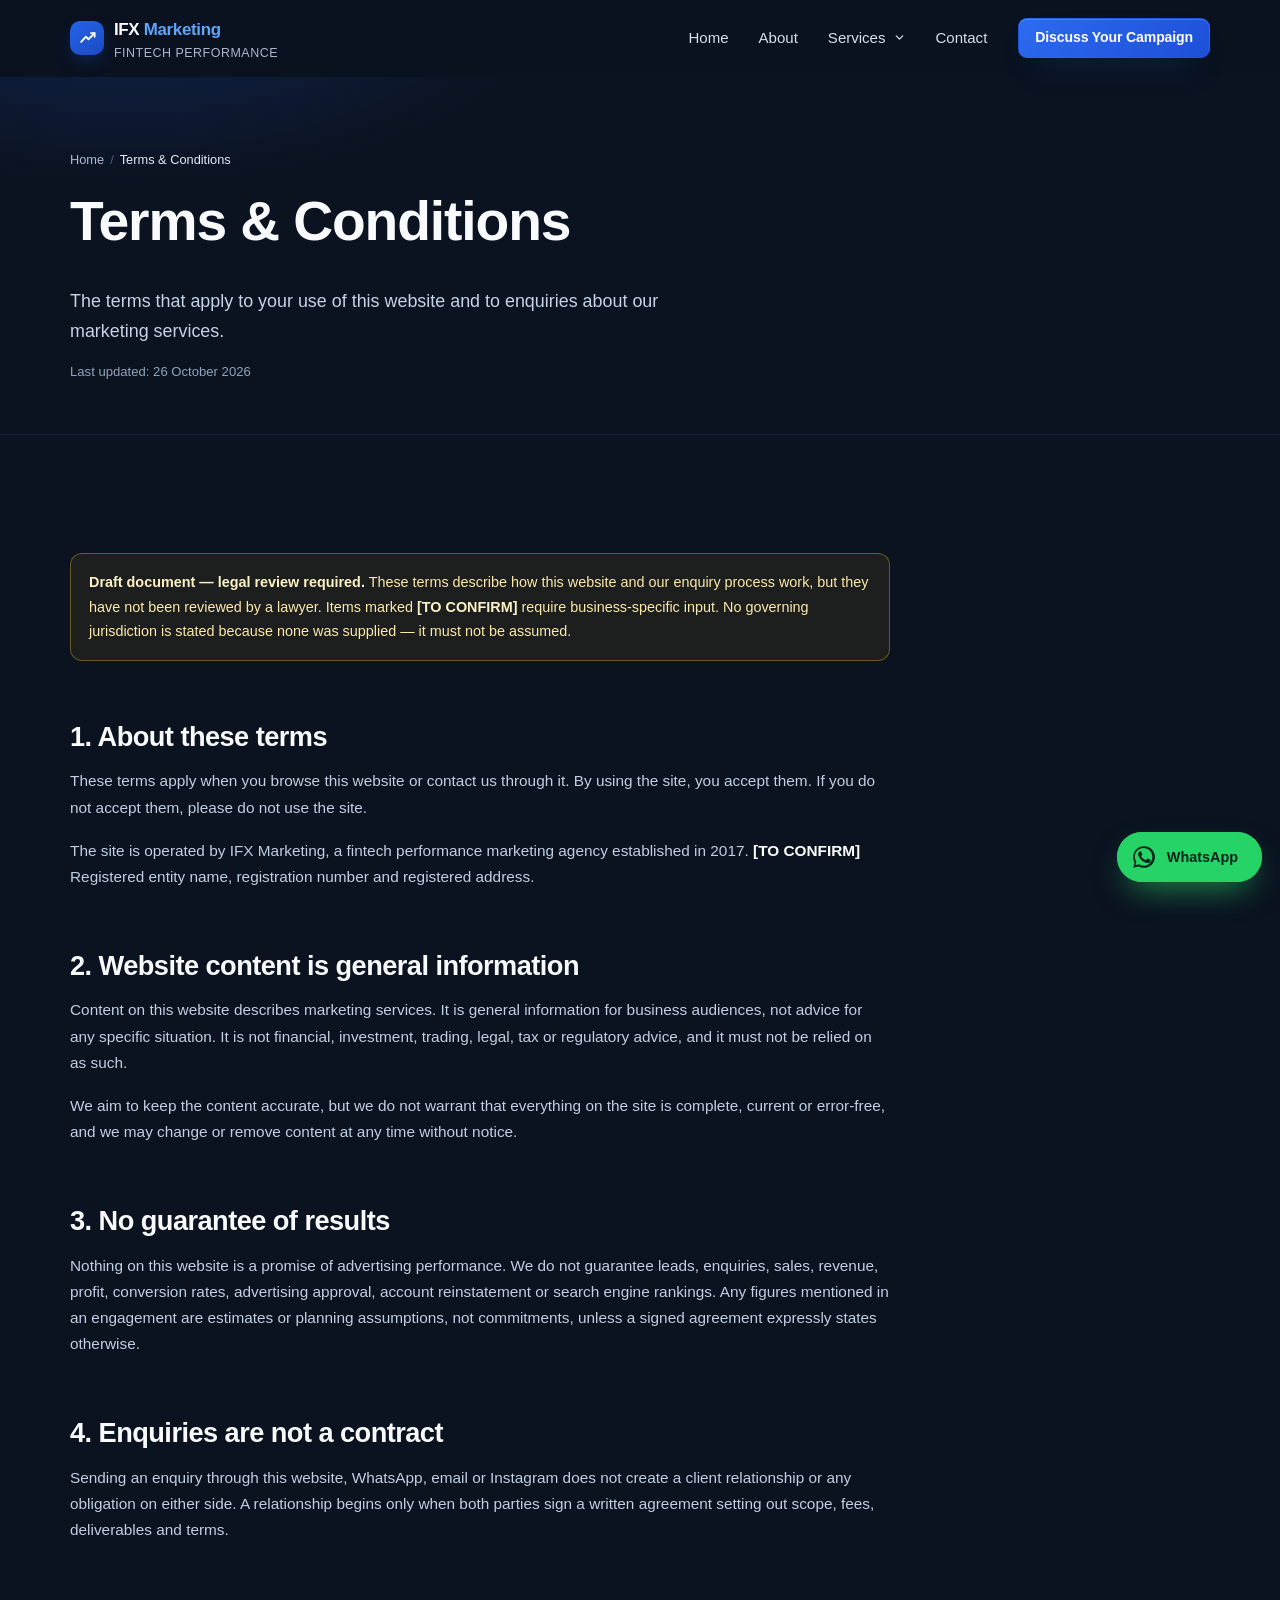
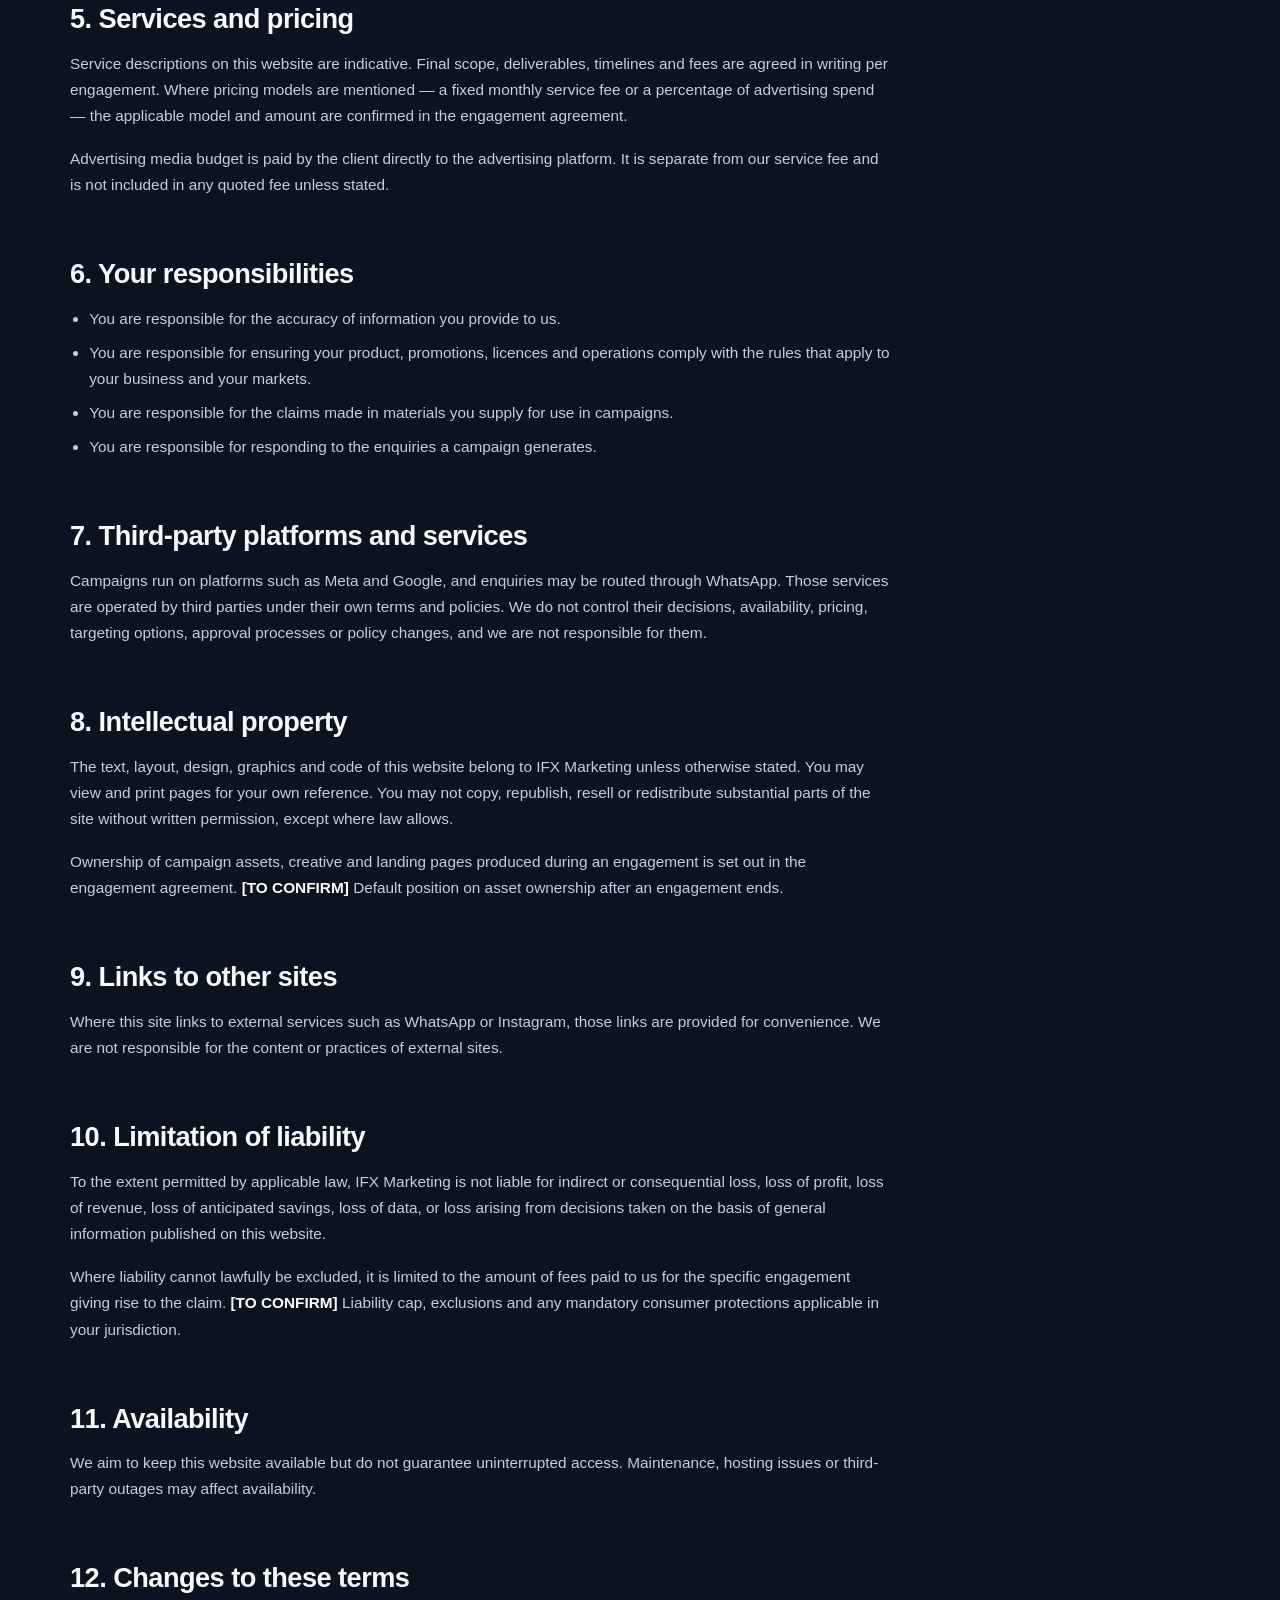
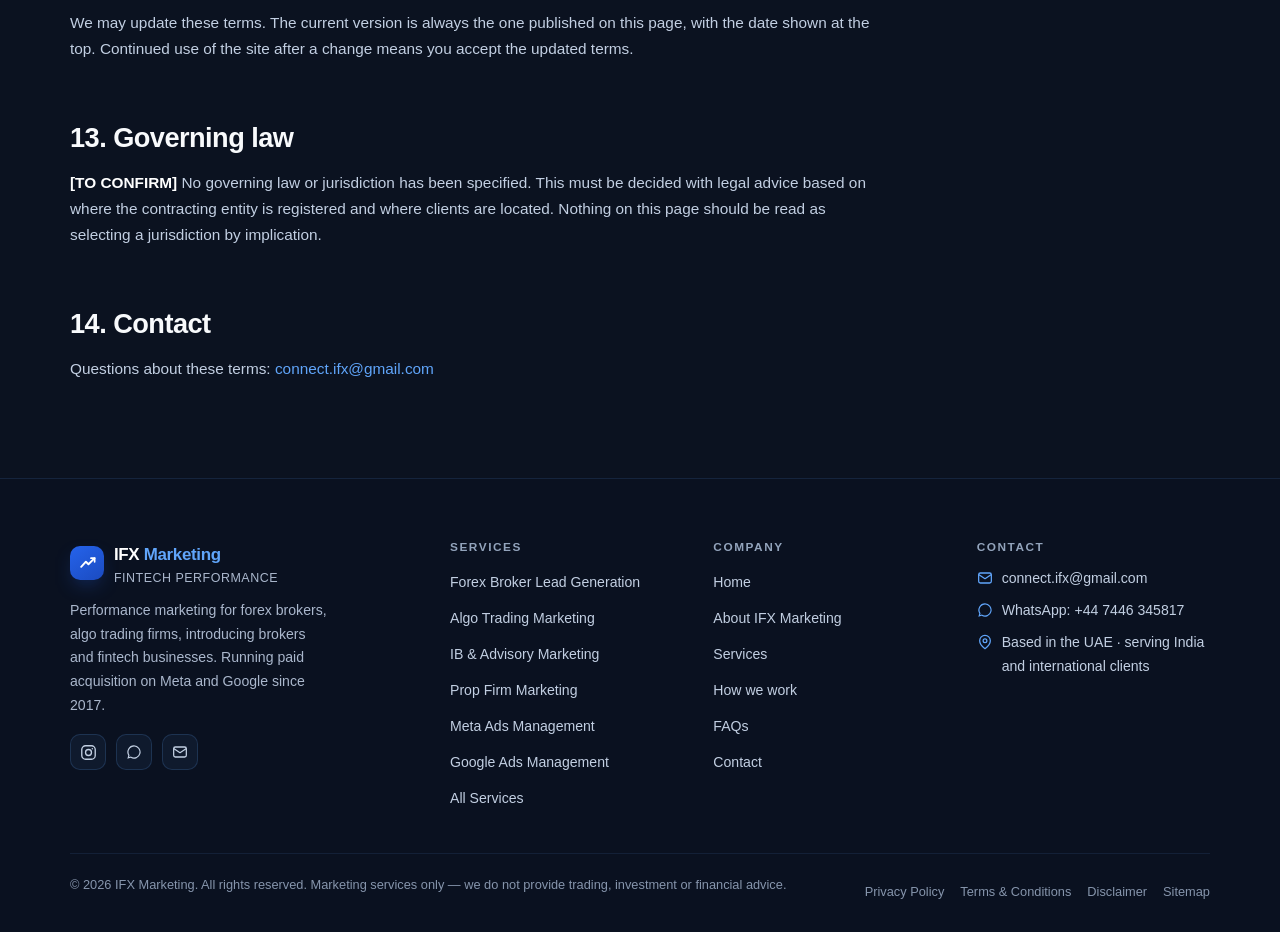
<file: ifxmarketing/terms-and-conditions.html>
<!DOCTYPE html>
<html lang="en" class="no-js">
<head>
<meta charset="utf-8">
<meta name="viewport" content="width=device-width, initial-scale=1">
<title>Terms &amp; Conditions | IFX Marketing</title>
<meta name="description" content="Terms covering use of the IFX Marketing website, content accuracy, enquiries, third-party platforms, intellectual property, liability limitations and updates.">
<link rel="canonical" href="https://ifxmarketing.com/terms-and-conditions.html">
<meta name="robots" content="index, follow, max-image-preview:large">
<meta name="theme-color" content="#0B1220">

<!-- Open Graph -->
<meta property="og:type" content="website">
<meta property="og:site_name" content="IFX Marketing">
<meta property="og:locale" content="en_US">
<meta property="og:url" content="https://ifxmarketing.com/terms-and-conditions.html">
<meta property="og:title" content="Terms &amp; Conditions | IFX Marketing">
<meta property="og:description" content="Terms covering use of the IFX Marketing website, content accuracy, enquiries, third-party platforms, intellectual property, liability limitations and updates.">
<meta property="og:image" content="https://ifxmarketing.com/assets/images/og-image.svg">
<meta property="og:image:alt" content="IFX Marketing — performance marketing for forex and fintech businesses">

<!-- Twitter -->
<meta name="twitter:card" content="summary_large_image">
<meta name="twitter:title" content="Terms &amp; Conditions | IFX Marketing">
<meta name="twitter:description" content="Terms covering use of the IFX Marketing website, content accuracy, enquiries, third-party platforms, intellectual property, liability limitations and updates.">
<meta name="twitter:image" content="https://ifxmarketing.com/assets/images/og-image.svg">

<link rel="icon" href="assets/favicon.svg" type="image/svg+xml">
<link rel="apple-touch-icon" href="assets/favicon.svg">
<link rel="manifest" href="site.webmanifest">
<link rel="stylesheet" href="css/style.css">
<script src="js/config.js" defer></script>
<script src="js/script.js" defer></script>
</head>
<body>
<a class="skip-link" href="#main">Skip to main content</a><header class="site-header" id="site-header">
  <div class="container header-inner">
    <a class="brand" href="index.html" aria-label="IFX Marketing — home">
      <span class="brand-mark" aria-hidden="true"><svg width="19" height="19" viewBox="0 0 24 24" fill="none"><path d="M4 17.5 10 11l3.2 3.2L21 6.5" stroke="#fff" stroke-width="2.4" stroke-linecap="round" stroke-linejoin="round"/><path d="M16.4 6.5H21v4.6" stroke="#fff" stroke-width="2.2" stroke-linecap="round" stroke-linejoin="round"/></svg></span>
      <span class="brand-text">IFX <span>Marketing</span><em>Fintech Performance</em></span>
    </a>
    <nav class="nav" id="primary-nav" aria-label="Primary">
      <ul class="nav-list">
        <li><a class="nav-link" href="index.html">Home</a></li>
        <li><a class="nav-link" href="about.html">About</a></li>
        <li>
          <button class="nav-drop-toggle" type="button" aria-expanded="false" aria-controls="services-menu">Services <svg width="13" height="13" viewBox="0 0 24 24" fill="none" stroke="currentColor" stroke-width="2.4" stroke-linecap="round" stroke-linejoin="round" aria-hidden="true"><path d="m6 9 6 6 6-6"/></svg></button>
          <ul class="dropdown" id="services-menu">
            <li><a href="forex-lead-generation.html">Forex Broker Lead Generation<span>Paid acquisition for regulated brokers</span></a></li><li><a href="algo-trading-marketing.html">Algo Trading Marketing<span>Campaigns for algorithmic trading firms</span></a></li><li><a href="ib-advisory-marketing.html">IB &amp; Advisory Marketing<span>Introducing brokers and advisory desks</span></a></li><li><a href="services.html">All services overview<span>Ten services across ads, funnels and CRM</span></a></li>
          </ul>
        </li>
        <li><a class="nav-link" href="contact.html">Contact</a></li>
        <li class="nav-cta-mobile"><a class="btn btn-primary btn-block" href="contact.html#enquiry">Discuss Your Campaign</a></li>
      </ul>
    </nav>
    <div class="header-actions">
      <a class="btn btn-primary btn-sm" href="contact.html#enquiry">Discuss Your Campaign</a>
      <button class="nav-toggle" type="button" aria-expanded="false" aria-controls="primary-nav" aria-label="Open menu"><span></span></button>
    </div>
  </div>
</header>
<main id="main">
  <section class="page-hero">
    <div class="container">
      <nav aria-label="Breadcrumb"><ol class="breadcrumbs"><li><a href="index.html">Home</a></li><li><span aria-current="page">Terms &amp; Conditions</span></li></ol></nav>
      <h1>Terms &amp; Conditions</h1>
      <p class="lede">The terms that apply to your use of this website and to enquiries about our marketing services.</p>
      <p class="updated" style="margin-top:14px">Last updated: 26 October 2026</p>
    </div>
  </section>

  <section class="section">
    <div class="container">
      <div class="prose">
        <div class="notice">
          <strong>Draft document — legal review required.</strong> These terms describe how this website and our enquiry process work, but they have not been reviewed by a lawyer. Items marked <strong>[TO CONFIRM]</strong> require business-specific input. No governing jurisdiction is stated because none was supplied — it must not be assumed.
        </div>

        <h2>1. About these terms</h2>
        <p>These terms apply when you browse this website or contact us through it. By using the site, you accept them. If you do not accept them, please do not use the site.</p>
        <p>The site is operated by IFX Marketing, a fintech performance marketing agency established in 2017. <strong>[TO CONFIRM]</strong> Registered entity name, registration number and registered address.</p>

        <h2>2. Website content is general information</h2>
        <p>Content on this website describes marketing services. It is general information for business audiences, not advice for any specific situation. It is not financial, investment, trading, legal, tax or regulatory advice, and it must not be relied on as such.</p>
        <p>We aim to keep the content accurate, but we do not warrant that everything on the site is complete, current or error-free, and we may change or remove content at any time without notice.</p>

        <h2>3. No guarantee of results</h2>
        <p>Nothing on this website is a promise of advertising performance. We do not guarantee leads, enquiries, sales, revenue, profit, conversion rates, advertising approval, account reinstatement or search engine rankings. Any figures mentioned in an engagement are estimates or planning assumptions, not commitments, unless a signed agreement expressly states otherwise.</p>

        <h2>4. Enquiries are not a contract</h2>
        <p>Sending an enquiry through this website, WhatsApp, email or Instagram does not create a client relationship or any obligation on either side. A relationship begins only when both parties sign a written agreement setting out scope, fees, deliverables and terms.</p>

        <h2>5. Services and pricing</h2>
        <p>Service descriptions on this website are indicative. Final scope, deliverables, timelines and fees are agreed in writing per engagement. Where pricing models are mentioned — a fixed monthly service fee or a percentage of advertising spend — the applicable model and amount are confirmed in the engagement agreement.</p>
        <p>Advertising media budget is paid by the client directly to the advertising platform. It is separate from our service fee and is not included in any quoted fee unless stated.</p>

        <h2>6. Your responsibilities</h2>
        <ul>
          <li>You are responsible for the accuracy of information you provide to us.</li>
          <li>You are responsible for ensuring your product, promotions, licences and operations comply with the rules that apply to your business and your markets.</li>
          <li>You are responsible for the claims made in materials you supply for use in campaigns.</li>
          <li>You are responsible for responding to the enquiries a campaign generates.</li>
        </ul>

        <h2>7. Third-party platforms and services</h2>
        <p>Campaigns run on platforms such as Meta and Google, and enquiries may be routed through WhatsApp. Those services are operated by third parties under their own terms and policies. We do not control their decisions, availability, pricing, targeting options, approval processes or policy changes, and we are not responsible for them.</p>

        <h2>8. Intellectual property</h2>
        <p>The text, layout, design, graphics and code of this website belong to IFX Marketing unless otherwise stated. You may view and print pages for your own reference. You may not copy, republish, resell or redistribute substantial parts of the site without written permission, except where law allows.</p>
        <p>Ownership of campaign assets, creative and landing pages produced during an engagement is set out in the engagement agreement. <strong>[TO CONFIRM]</strong> Default position on asset ownership after an engagement ends.</p>

        <h2>9. Links to other sites</h2>
        <p>Where this site links to external services such as WhatsApp or Instagram, those links are provided for convenience. We are not responsible for the content or practices of external sites.</p>

        <h2>10. Limitation of liability</h2>
        <p>To the extent permitted by applicable law, IFX Marketing is not liable for indirect or consequential loss, loss of profit, loss of revenue, loss of anticipated savings, loss of data, or loss arising from decisions taken on the basis of general information published on this website.</p>
        <p>Where liability cannot lawfully be excluded, it is limited to the amount of fees paid to us for the specific engagement giving rise to the claim. <strong>[TO CONFIRM]</strong> Liability cap, exclusions and any mandatory consumer protections applicable in your jurisdiction.</p>

        <h2>11. Availability</h2>
        <p>We aim to keep this website available but do not guarantee uninterrupted access. Maintenance, hosting issues or third-party outages may affect availability.</p>

        <h2>12. Changes to these terms</h2>
        <p>We may update these terms. The current version is always the one published on this page, with the date shown at the top. Continued use of the site after a change means you accept the updated terms.</p>

        <h2>13. Governing law</h2>
        <p><strong>[TO CONFIRM]</strong> No governing law or jurisdiction has been specified. This must be decided with legal advice based on where the contracting entity is registered and where clients are located. Nothing on this page should be read as selecting a jurisdiction by implication.</p>

        <h2>14. Contact</h2>
        <p>Questions about these terms: <a href="mailto:connect.ifx@gmail.com" data-ifx-email>connect.ifx@gmail.com</a></p>
      </div>
    </div>
  </section>
</main>
<footer class="site-footer">
  <div class="container">
    <div class="footer-grid">
      <div class="footer-brand">
        <a class="brand" href="index.html" aria-label="IFX Marketing — home">
          <span class="brand-mark" aria-hidden="true"><svg width="19" height="19" viewBox="0 0 24 24" fill="none"><path d="M4 17.5 10 11l3.2 3.2L21 6.5" stroke="#fff" stroke-width="2.4" stroke-linecap="round" stroke-linejoin="round"/><path d="M16.4 6.5H21v4.6" stroke="#fff" stroke-width="2.2" stroke-linecap="round" stroke-linejoin="round"/></svg></span>
          <span class="brand-text">IFX <span>Marketing</span><em>Fintech Performance</em></span>
        </a>
        <p>Performance marketing for forex brokers, algo trading firms, introducing brokers and fintech businesses. Running paid acquisition on Meta and Google since 2017.</p>
        <div class="social-row">
          <a href="https://www.instagram.com/ifx_marketing/" data-ifx-instagram target="_blank" rel="noopener noreferrer" aria-label="IFX Marketing on Instagram"><svg width="17" height="17" viewBox="0 0 24 24" fill="none" stroke="currentColor" stroke-width="1.9" stroke-linecap="round" aria-hidden="true"><rect x="2.5" y="2.5" width="19" height="19" rx="5.4"/><circle cx="12" cy="12" r="4.2"/><circle cx="17.4" cy="6.6" r="1.1" fill="currentColor" stroke="none"/></svg></a>
          <a href="https://wa.me/447446345817" data-ifx-wa="general" target="_blank" rel="noopener noreferrer" aria-label="Chat with IFX Marketing on WhatsApp"><svg width="16" height="16" viewBox="0 0 24 24" fill="currentColor" aria-hidden="true"><path d="M12 2a10 10 0 0 0-8.6 15.1L2 22l5-1.3A10 10 0 1 0 12 2Zm0 18.2a8.2 8.2 0 0 1-4.2-1.2l-.3-.2-3 .8.8-2.9-.2-.3A8.2 8.2 0 1 1 12 20.2Z"/></svg></a>
          <a href="mailto:connect.ifx@gmail.com" data-ifx-email aria-label="Email IFX Marketing"><svg width="16" height="16" viewBox="0 0 24 24" fill="none" stroke="currentColor" stroke-width="1.9" stroke-linecap="round" stroke-linejoin="round" aria-hidden="true"><rect x="2.5" y="4.5" width="19" height="15" rx="2.5"/><path d="m3 7 9 6 9-6"/></svg></a>
        </div>
      </div>
      <div class="footer-col">
        <h4>Services</h4>
        <ul><li><a href="forex-lead-generation.html">Forex Broker Lead Generation</a></li><li><a href="algo-trading-marketing.html">Algo Trading Marketing</a></li><li><a href="ib-advisory-marketing.html">IB &amp; Advisory Marketing</a></li><li><a href="services.html#prop-firm">Prop Firm Marketing</a></li><li><a href="services.html#meta-ads">Meta Ads Management</a></li><li><a href="services.html#google-ads">Google Ads Management</a></li><li><a href="services.html">All Services</a></li></ul>
      </div>
      <div class="footer-col">
        <h4>Company</h4>
        <ul>
          <li><a href="index.html">Home</a></li>
          <li><a href="about.html">About IFX Marketing</a></li>
          <li><a href="services.html">Services</a></li>
          <li><a href="index.html#process">How we work</a></li>
          <li><a href="index.html#faq">FAQs</a></li>
          <li><a href="contact.html">Contact</a></li>
        </ul>
      </div>
      <div class="footer-col">
        <h4>Contact</h4>
        <ul class="footer-contact">
          <li><svg width="16" height="16" viewBox="0 0 24 24" fill="none" stroke="currentColor" stroke-width="1.9" stroke-linecap="round" stroke-linejoin="round" aria-hidden="true"><rect x="2.5" y="4.5" width="19" height="15" rx="2.5"/><path d="m3 7 9 6 9-6"/></svg><a href="mailto:connect.ifx@gmail.com" data-ifx-email>connect.ifx@gmail.com</a></li>
          <li><svg width="16" height="16" viewBox="0 0 24 24" fill="currentColor" aria-hidden="true"><path d="M12 2a10 10 0 0 0-8.6 15.1L2 22l5-1.3A10 10 0 1 0 12 2Zm0 18.2a8.2 8.2 0 0 1-4.2-1.2l-.3-.2-3 .8.8-2.9-.2-.3A8.2 8.2 0 1 1 12 20.2Z"/></svg><span>WhatsApp: <span data-ifx-phone>+44 7446 345817</span></span></li>
          <li><svg width="16" height="16" viewBox="0 0 24 24" fill="none" stroke="currentColor" stroke-width="1.9" stroke-linecap="round" stroke-linejoin="round" aria-hidden="true"><path d="M20 10c0 6-8 12-8 12S4 16 4 10a8 8 0 0 1 16 0Z"/><circle cx="12" cy="10" r="2.8"/></svg><span>Based in the UAE &middot; serving India and international clients</span></li>
        </ul>
      </div>
    </div>
    <div class="footer-bottom">
      <p>&copy; <span data-ifx-year>2026</span> IFX Marketing. All rights reserved. Marketing services only — we do not provide trading, investment or financial advice.</p>
      <nav class="footer-legal" aria-label="Legal">
        <a href="privacy-policy.html">Privacy Policy</a><a href="terms-and-conditions.html">Terms &amp; Conditions</a><a href="disclaimer.html">Disclaimer</a>
        <a href="sitemap.xml">Sitemap</a>
      </nav>
    </div>
  </div>
</footer><a class="wa-float" href="https://wa.me/447446345817" data-ifx-wa="float" target="_blank" rel="noopener noreferrer" aria-label="Chat with IFX Marketing on WhatsApp" title="Chat with IFX Marketing"><svg viewBox="0 0 24 24" fill="currentColor" aria-hidden="true"><path d="M17.47 14.38c-.28-.14-1.68-.83-1.94-.93-.26-.1-.45-.14-.64.14-.19.28-.73.93-.9 1.12-.16.19-.33.21-.61.07-.28-.14-1.19-.44-2.27-1.4-.84-.75-1.4-1.67-1.57-1.95-.16-.28-.02-.43.12-.57.13-.13.28-.33.42-.5.14-.16.19-.28.28-.47.09-.19.05-.35-.02-.49-.07-.14-.63-1.52-.86-2.08-.23-.55-.46-.47-.63-.48h-.54c-.19 0-.49.07-.75.35-.26.28-1 .97-1 2.37s1.02 2.75 1.16 2.94c.14.19 2 3.05 4.85 4.28.68.29 1.21.47 1.62.6.68.22 1.3.19 1.79.11.55-.08 1.68-.69 1.92-1.35.24-.66.24-1.23.17-1.35-.07-.12-.26-.19-.54-.33zM12.05 2C6.5 2 2 6.5 2 12.05c0 1.77.46 3.5 1.34 5.03L2 22l5.05-1.32a10 10 0 0 0 5 1.27h.01C17.6 21.95 22.1 17.45 22.1 11.9 22.1 6.35 17.6 2 12.05 2zm0 18.13h-.01c-1.55 0-3.07-.42-4.4-1.21l-.31-.19-3.27.86.87-3.19-.2-.33a8.1 8.1 0 0 1-1.24-4.32c0-4.48 3.65-8.12 8.13-8.12 2.17 0 4.21.85 5.74 2.38a8.07 8.07 0 0 1 2.38 5.75c0 4.48-3.65 8.37-7.69 8.37z"/></svg><span class="wa-label">WhatsApp</span></a>
</body>
</html>
</file>
<file: ifxmarketing/css/style.css>
/* mobile-only header CTA: hidden on desktop, shown inside the mobile menu */
.nav-cta-mobile { display: none; }

/* ==========================================================================
   IFX Marketing — shared stylesheet
   Static, dependency-free. Mobile-first. Respects prefers-reduced-motion.
   ========================================================================== */

:root {
  --bg: #0B1220;
  --bg-2: #111B2E;
  --card: #14213A;
  --blue: #2563EB;
  --blue-2: #60A5FA;
  --text: #F8FAFC;
  --muted: #AAB7CC;
  --line: rgba(96, 165, 250, .18);
  --line-strong: rgba(96, 165, 250, .34);
  --wa: #25D366;
  --radius: 18px;
  --radius-sm: 12px;
  --container: 1180px;
  --font: -apple-system, BlinkMacSystemFont, "Segoe UI", Roboto, "Helvetica Neue", Arial, "Noto Sans", sans-serif;
  --shadow: 0 26px 60px -32px rgba(2, 6, 23, .95);
  --ease: cubic-bezier(.22, .61, .36, 1);
}

*,
*::before,
*::after { box-sizing: border-box; }

html {
  -webkit-text-size-adjust: 100%;
  scroll-behavior: smooth;
  scroll-padding-top: 96px;
}

body {
  margin: 0;
  background: var(--bg);
  color: var(--text);
  font-family: var(--font);
  font-size: 16.5px;
  line-height: 1.7;
  -webkit-font-smoothing: antialiased;
  overflow-x: hidden;
}

img, svg { display: block; max-width: 100%; }
img { height: auto; }

h1, h2, h3, h4 {
  font-weight: 700;
  line-height: 1.16;
  letter-spacing: -.02em;
  margin: 0 0 .6em;
  text-wrap: balance;
}
h1 { font-size: clamp(2.05rem, 4.6vw, 3.45rem); }
h2 { font-size: clamp(1.6rem, 3vw, 2.35rem); }
h3 { font-size: 1.16rem; letter-spacing: -.01em; }
h4 { font-size: 1.02rem; }
p { margin: 0 0 1.1em; }
p:last-child { margin-bottom: 0; }
a { color: var(--blue-2); text-decoration: none; }
a:hover { color: #9CC6FF; }
strong { color: #fff; font-weight: 600; }
ul, ol { margin: 0 0 1.1em; padding-left: 1.25rem; }
li { margin-bottom: .5rem; }
img, svg, svg * { max-width: 100%; }
img, video, iframe { max-width: 100%; }

:focus-visible {
  outline: 3px solid var(--blue-2);
  outline-offset: 3px;
  border-radius: 6px;
}

.container {
  width: 100%;
  max-width: var(--container);
  margin-inline: auto;
  padding-inline: 20px;
}

.skip-link {
  position: absolute;
  left: 12px;
  top: -60px;
  z-index: 999;
  background: var(--blue);
  color: #fff;
  padding: 10px 16px;
  border-radius: 10px;
  transition: top .2s var(--ease);
}
.skip-link:focus { top: 12px; color: #fff; }

/* ---------- Header ---------- */
.site-header {
  position: sticky;
  top: 0;
  z-index: 120;
  background: rgba(11, 18, 32, .78);
  backdrop-filter: blur(14px);
  -webkit-backdrop-filter: blur(14px);
  border-bottom: 1px solid transparent;
  transition: border-color .25s var(--ease), background .25s var(--ease);
}
.site-header.is-stuck {
  border-bottom-color: var(--line);
  background: rgba(11, 18, 32, .93);
}
.header-inner {
  display: flex;
  align-items: center;
  gap: 18px;
  min-height: 76px;
}
.brand {
  display: inline-flex;
  align-items: center;
  gap: 10px;
  color: #fff;
  font-weight: 700;
  letter-spacing: -.02em;
  font-size: 1.06rem;
  flex-shrink: 0;
}
.brand:hover { color: #fff; }
.brand-mark {
  width: 34px;
  height: 34px;
  display: grid;
  place-items: center;
  border-radius: 10px;
  background: linear-gradient(145deg, var(--blue), #1B4BC0);
  box-shadow: 0 8px 22px -10px rgba(37, 99, 235, .95);
  flex-shrink: 0;
}
.brand-text span { color: var(--blue-2); font-weight: 600; }
.brand-text em {
  font-style: normal;
  color: var(--muted);
  font-weight: 500;
  font-size: .78rem;
  display: block;
  line-height: 1;
  letter-spacing: .04em;
  text-transform: uppercase;
  margin-top: 2px;
}

.nav { margin-left: auto; }
.nav-list {
  display: flex;
  align-items: center;
  gap: 4px;
  list-style: none;
  margin: 0;
  padding: 0;
}
.nav-list > li { margin: 0; position: relative; }
.nav-link,
.nav-drop-toggle {
  display: inline-flex;
  align-items: center;
  gap: 7px;
  font: inherit;
  font-size: .94rem;
  font-weight: 500;
  color: #D5DFEE;
  background: none;
  border: 0;
  padding: 10px 13px;
  border-radius: 10px;
  cursor: pointer;
  transition: color .18s var(--ease), background .18s var(--ease);
}
.nav-link:hover,
.nav-drop-toggle:hover { color: #fff; background: rgba(96, 165, 250, .09); }
.nav-link[aria-current="page"] { color: #fff; }
.nav-link[aria-current="page"]::after {
  content: "";
  position: absolute;
  left: 13px;
  right: 13px;
  bottom: 3px;
  height: 2px;
  border-radius: 2px;
  background: linear-gradient(90deg, var(--blue-2), var(--wa));
}
.nav-drop-toggle svg { transition: transform .2s var(--ease); }
.nav-drop-toggle[aria-expanded="true"] svg { transform: rotate(180deg); }

.dropdown {
  position: absolute;
  top: calc(100% + 10px);
  left: 0;
  min-width: 306px;
  list-style: none;
  margin: 0;
  padding: 8px;
  background: #0F1A2C;
  border: 1px solid var(--line);
  border-radius: 14px;
  box-shadow: var(--shadow);
  display: none;
  z-index: 40;
}
.dropdown.is-open { display: block; animation: pop .16s var(--ease); }
.dropdown li { margin: 0; }
.dropdown a {
  display: block;
  padding: 10px 12px;
  border-radius: 9px;
  color: #D5DFEE;
  font-size: .92rem;
  line-height: 1.4;
}
.dropdown a span {
  display: block;
  color: var(--muted);
  font-size: .78rem;
  margin-top: 2px;
}
.dropdown a:hover,
.dropdown a:focus-visible { background: rgba(96, 165, 250, .1); color: #fff; }
.dropdown a[aria-current="page"] { background: rgba(37, 99, 235, .18); color: #fff; }
.dropdown .drop-label {
  font-size: .7rem;
  text-transform: uppercase;
  letter-spacing: .12em;
  color: var(--muted);
  padding: 8px 12px 4px;
}

.header-actions { display: flex; align-items: center; gap: 10px; flex-shrink: 0; }
.nav-toggle {
  display: none;
  width: 44px;
  height: 44px;
  border-radius: 11px;
  border: 1px solid var(--line);
  background: rgba(96, 165, 250, .07);
  cursor: pointer;
  padding: 0;
  place-items: center;
}
.nav-toggle span,
.nav-toggle span::before,
.nav-toggle span::after {
  display: block;
  width: 18px;
  height: 2px;
  border-radius: 2px;
  background: #DCE7F7;
  transition: transform .22s var(--ease), opacity .18s var(--ease);
}
.nav-toggle span { position: relative; }
.nav-toggle span::before,
.nav-toggle span::after { content: ""; position: absolute; left: 0; }
.nav-toggle span::before { top: -6px; }
.nav-toggle span::after { top: 6px; }
.nav-toggle[aria-expanded="true"] span { background: transparent; }
.nav-toggle[aria-expanded="true"] span::before { transform: translateY(6px) rotate(45deg); }
.nav-toggle[aria-expanded="true"] span::after { transform: translateY(-6px) rotate(-45deg); }

@keyframes pop {
  from { opacity: 0; transform: translateY(-4px); }
  to { opacity: 1; transform: translateY(0); }
}

/* ---------- Buttons ---------- */
.btn {
  display: inline-flex;
  align-items: center;
  justify-content: center;
  gap: 9px;
  font: inherit;
  font-size: .95rem;
  font-weight: 600;
  letter-spacing: -.01em;
  padding: 13px 22px;
  border-radius: 11px;
  border: 1px solid transparent;
  cursor: pointer;
  transition: transform .18s var(--ease), box-shadow .22s var(--ease), background .2s var(--ease), border-color .2s var(--ease);
  text-align: center;
  line-height: 1.25;
}
.btn:hover { transform: translateY(-2px); }
.btn:active { transform: translateY(0); }
.btn-primary {
  background: linear-gradient(135deg, #2C6BF0, #1D4FD8);
  color: #fff;
  box-shadow: 0 16px 34px -18px rgba(37, 99, 235, .95), inset 0 1px 0 rgba(255, 255, 255, .16);
}
.btn-primary:hover { color: #fff; box-shadow: 0 22px 44px -18px rgba(37, 99, 235, 1); }
.btn-ghost {
  background: rgba(96, 165, 250, .05);
  border-color: var(--line-strong);
  color: #E3ECFA;
}
.btn-ghost:hover { background: rgba(96, 165, 250, .12); border-color: var(--blue-2); color: #fff; }
.btn-wa {
  background: var(--wa);
  color: #04231A;
  font-weight: 700;
}
.btn-wa:hover { color: #04231A; background: #35E077; }
.btn-sm { padding: 10px 16px; font-size: .88rem; border-radius: 9px; }
.btn-block { width: 100%; }
.btn svg { flex-shrink: 0; }

/* ---------- Layout helpers ---------- */
.section { padding: clamp(56px, 8vw, 96px) 0; position: relative; }
.section--tight { padding: clamp(42px, 6vw, 68px) 0; }
.section--alt { background: linear-gradient(180deg, var(--bg-2), #0D1728); }
.section--line { border-top: 1px solid rgba(96, 165, 250, .1); }
.section-head { max-width: 760px; margin-bottom: clamp(28px, 4vw, 46px); }
.section-head.center { margin-inline: auto; text-align: center; }
.section-head p { color: var(--muted); font-size: 1.04rem; }
.section-head h2 { margin-bottom: .5em; }

.eyebrow {
  display: inline-flex;
  align-items: center;
  gap: 8px;
  font-size: .74rem;
  font-weight: 700;
  letter-spacing: .16em;
  text-transform: uppercase;
  color: var(--blue-2);
  margin-bottom: 14px;
}
.eyebrow::before {
  content: "";
  width: 22px;
  height: 1px;
  background: currentColor;
  opacity: .7;
}
.eyebrow.center::after {
  content: "";
  width: 22px;
  height: 1px;
  background: currentColor;
  opacity: .7;
}

.grid { display: grid; gap: 18px; }
.grid-2 { grid-template-columns: repeat(auto-fit, minmax(280px, 1fr)); }
.grid-3 { grid-template-columns: repeat(auto-fit, minmax(275px, 1fr)); }
.grid-4 { grid-template-columns: repeat(auto-fit, minmax(232px, 1fr)); }

/* ---------- Hero ---------- */
.hero {
  position: relative;
  padding: clamp(48px, 7vw, 88px) 0 clamp(48px, 6vw, 76px);
  overflow: hidden;
  isolation: isolate;
}
.hero::before {
  content: "";
  position: absolute;
  inset: -30% -10% auto -10%;
  height: 720px;
  z-index: -2;
  background:
    radial-gradient(58% 60% at 22% 18%, rgba(37, 99, 235, .30), transparent 70%),
    radial-gradient(46% 52% at 82% 6%, rgba(96, 165, 250, .18), transparent 72%);
  filter: blur(4px);
}
.hero::after {
  content: "";
  position: absolute;
  inset: 0;
  z-index: -1;
  background-image:
    linear-gradient(rgba(96, 165, 250, .055) 1px, transparent 1px),
    linear-gradient(90deg, rgba(96, 165, 250, .055) 1px, transparent 1px);
  background-size: 64px 64px;
  mask-image: radial-gradient(70% 60% at 50% 26%, #000 30%, transparent 100%);
  -webkit-mask-image: radial-gradient(70% 60% at 50% 26%, #000 30%, transparent 100%);
}
.hero-grid {
  display: grid;
  grid-template-columns: minmax(0, 1.06fr) minmax(0, .94fr);
  gap: clamp(28px, 4vw, 54px);
  align-items: center;
}
.hero-copy h1 { margin-bottom: 18px; }
.hero-copy h1 .accent {
  background: linear-gradient(100deg, #7CB6FF, #2C6BF0 55%, #A6C9FF);
  -webkit-background-clip: text;
  background-clip: text;
  color: transparent;
}
.hero-lede {
  font-size: clamp(1.02rem, 1.5vw, 1.14rem);
  color: #C6D3E6;
  max-width: 56ch;
  margin-bottom: 26px;
}
.hero-actions { display: flex; flex-wrap: wrap; gap: 12px; margin-bottom: 26px; }
.hero-meta {
  display: flex;
  flex-wrap: wrap;
  gap: 8px 22px;
  padding: 0;
  margin: 0;
  list-style: none;
  color: var(--muted);
  font-size: .87rem;
}
.hero-meta li {
  display: flex;
  align-items: center;
  gap: 7px;
  margin: 0;
}
.hero-meta svg { color: var(--blue-2); flex-shrink: 0; }

.hero-visual {
  position: relative;
  border-radius: 22px;
  padding: 16px;
  background: linear-gradient(160deg, rgba(28, 46, 78, .92), rgba(15, 26, 44, .96));
  border: 1px solid var(--line-strong);
  box-shadow: var(--shadow), 0 0 0 1px rgba(255, 255, 255, .02) inset;
}
.hero-visual svg { width: 100%; height: auto; border-radius: 12px; }
.hero-visual figcaption {
  margin-top: 11px;
  font-size: .72rem;
  color: #7F8FA8;
  text-align: center;
  letter-spacing: .02em;
}

/* ---------- Cards ---------- */
.card {
  position: relative;
  background: linear-gradient(170deg, rgba(24, 38, 63, .96), rgba(18, 29, 49, .96));
  border: 1px solid var(--line);
  border-radius: var(--radius);
  padding: 24px;
  transition: transform .26s var(--ease), border-color .26s var(--ease), box-shadow .26s var(--ease);
}
.card:hover {
  transform: translateY(-4px);
  border-color: var(--line-strong);
  box-shadow: 0 26px 50px -34px rgba(2, 6, 23, 1);
}
.card h3 { margin-bottom: 8px; }
.card p { color: var(--muted); font-size: .93rem; margin-bottom: 0; }
.card-link {
  display: inline-flex;
  align-items: center;
  gap: 6px;
  margin-top: 14px;
  font-size: .87rem;
  font-weight: 600;
  color: var(--blue-2);
}
.card-link svg { transition: transform .2s var(--ease); }
.card-link:hover svg { transform: translateX(3px); }

.icon-badge {
  width: 44px;
  height: 44px;
  border-radius: 12px;
  display: grid;
  place-items: center;
  margin-bottom: 16px;
  background: linear-gradient(150deg, rgba(37, 99, 235, .3), rgba(96, 165, 250, .1));
  border: 1px solid var(--line-strong);
  color: #BBD7FF;
}

/* ---------- Service cards ---------- */
.service-card { display: flex; flex-direction: column; }
.service-card .tag {
  position: absolute;
  top: 16px;
  right: 16px;
  font-size: .64rem;
  font-weight: 700;
  letter-spacing: .1em;
  text-transform: uppercase;
  color: #9EC5FF;
  background: rgba(37, 99, 235, .16);
  border: 1px solid var(--line);
  border-radius: 999px;
  padding: 3px 9px;
}
.service-card .card-link { margin-top: auto; padding-top: 14px; }

/* ---------- Stats / trust strip ---------- */
.trust-strip {
  border-block: 1px solid rgba(96, 165, 250, .12);
  background: linear-gradient(180deg, rgba(17, 27, 46, .7), rgba(11, 18, 32, .7));
}
.trust-grid {
  display: grid;
  grid-template-columns: repeat(auto-fit, minmax(190px, 1fr));
  gap: 1px;
  background: rgba(96, 165, 250, .12);
}
.trust-item {
  background: var(--bg);
  padding: 26px 22px;
  text-align: center;
}
.trust-item .num {
  font-size: clamp(1.5rem, 2.6vw, 1.95rem);
  font-weight: 700;
  letter-spacing: -.03em;
  color: #fff;
  line-height: 1.1;
  margin-bottom: 6px;
}
.trust-item .num small { font-size: .5em; font-weight: 600; color: var(--blue-2); }
.trust-item .lbl { font-size: .82rem; color: var(--muted); line-height: 1.45; }

/* ---------- Feature list ---------- */
.feature-list { list-style: none; padding: 0; margin: 0; }
.feature-list li {
  position: relative;
  padding-left: 30px;
  margin-bottom: 14px;
  color: #C6D3E6;
  font-size: .95rem;
}
.feature-list li::before {
  content: "";
  position: absolute;
  left: 0;
  top: .42em;
  width: 17px;
  height: 17px;
  border-radius: 50%;
  background: rgba(37, 99, 235, .18);
  border: 1px solid var(--line-strong);
  background-image: url("data:image/svg+xml,%3Csvg xmlns='http://www.w3.org/2000/svg' viewBox='0 0 24 24' fill='none' stroke='%2360A5FA' stroke-width='3.4' stroke-linecap='round' stroke-linejoin='round'%3E%3Cpath d='M20 6 9 17l-5-5'/%3E%3C/svg%3E");
  background-size: 11px;
  background-position: center;
  background-repeat: no-repeat;
}
.feature-list strong { color: #fff; }

/* ---------- Process ---------- */
.process { counter-reset: step; display: grid; gap: 16px; grid-template-columns: repeat(auto-fit, minmax(232px, 1fr)); }
.process-step {
  position: relative;
  padding: 26px 22px;
  border-radius: var(--radius);
  border: 1px solid var(--line);
  background: linear-gradient(180deg, rgba(20, 33, 58, .9), rgba(15, 24, 41, .82));
}
.process-step::before {
  counter-increment: step;
  content: "0" counter(step);
  display: block;
  font-size: .78rem;
  font-weight: 700;
  letter-spacing: .1em;
  color: var(--blue-2);
  margin-bottom: 12px;
}
.process-step h3 { font-size: 1.04rem; }
.process-step p { color: var(--muted); font-size: .9rem; margin: 0; }

/* ---------- Split content ---------- */
.split {
  display: grid;
  grid-template-columns: repeat(auto-fit, minmax(300px, 1fr));
  gap: clamp(26px, 4vw, 56px);
  align-items: start;
}
.panel {
  background: linear-gradient(160deg, rgba(20, 33, 58, .95), rgba(14, 24, 41, .95));
  border: 1px solid var(--line);
  border-radius: 20px;
  padding: 26px;
}

/* closing CTA */
.cta-band {
  position: relative;
  overflow: hidden;
  border-radius: 24px;
  padding: clamp(30px, 5vw, 56px);
  background: linear-gradient(120deg, #12224a 0%, #122242 45%, #0f1e38 100%);
  border: 1px solid rgba(96, 165, 242, .28);
  text-align: center;
}
.cta-band::before {
  content: "";
  position: absolute;
  width: 420px; height: 420px;
  right: -120px; top: -160px;
  background: radial-gradient(circle, rgba(59, 130, 246, .35), transparent 65%);
  filter: blur(10px);
  pointer-events: none;
}
.cta-band h2 { max-width: 22ch; margin-inline: auto; }
.cta-band p { color: #C7D5EA; max-width: 60ch; margin-inline: auto; }
.cta-actions { display: flex; flex-wrap: wrap; gap: 12px; justify-content: center; margin-top: 22px; }

/* ================= forms ================= */
.form-card {
  background: linear-gradient(160deg, #14213a, #101c31);
  border: 1px solid var(--line);
  border-radius: 20px;
  padding: clamp(20px, 3vw, 32px);
  box-shadow: var(--shadow);
}
.form-grid {
  display: grid;
  grid-template-columns: repeat(2, minmax(0, 1fr));
  gap: 16px;
}
.field { display: flex; flex-direction: column; gap: 6px; min-width: 0; }
.field--full { grid-column: 1 / -1; }
.field label {
  font-size: .84rem;
  font-weight: 600;
  color: #D6E1F0;
  letter-spacing: .01em;
}
.field label .req { color: var(--blue-2); }
.field .hint { font-size: .76rem; color: #8C9DB5; }
.field input,
.field select,
.field textarea {
  font: inherit;
  font-size: .95rem;
  color: var(--text);
  background: rgba(8, 14, 26, .72);
  border: 1px solid rgba(120, 150, 195, .26);
  border-radius: 10px;
  padding: 11px 13px;
  width: 100%;
  transition: border-color .18s var(--ease), box-shadow .18s var(--ease);
  appearance: none;
  min-height: 46px;
}
.field textarea { min-height: 96px; resize: vertical; }
.field select {
  background-image: url("data:image/svg+xml,%3Csvg xmlns='http://www.w3.org/2000/svg' viewBox='0 0 24 24' fill='none' stroke='%23AAB7CC' stroke-width='2.2' stroke-linecap='round'%3E%3Cpath d='m6 9 6 6 6-6'/%3E%3C/svg%3E");
  background-repeat: no-repeat;
  background-position: right 12px center;
  background-size: 16px;
  padding-right: 38px;
  cursor: pointer;
}
.field select option { background: #0F1A2C; color: var(--text); }
.field input::placeholder,
.field textarea::placeholder { color: #7285a0; }
.field input:focus,
.field select:focus,
.field textarea:focus {
  outline: none;
  border-color: var(--blue-2);
  box-shadow: 0 0 0 3px rgba(37, 99, 235, .22);
}
.field.has-error input,
.field.has-error select,
.field.has-error textarea { border-color: #F87171; box-shadow: 0 0 0 3px rgba(248, 113, 113, .12); }
.error-msg {
  font-size: .78rem;
  color: #FCA5A5;
  min-height: 0;
  display: none;
}
.field.has-error .error-msg { display: block; }

.check-row {
  display: flex;
  gap: 10px;
  align-items: flex-start;
  font-size: .82rem;
  color: #B3C2D6;
  line-height: 1.55;
}
.check-row input[type="checkbox"] {
  appearance: auto;
  width: 17px;
  height: 17px;
  min-height: 0;
  margin: 2px 0 0;
  accent-color: var(--blue);
  flex-shrink: 0;
  cursor: pointer;
}
.hp-field {
  position: absolute !important;
  left: -9999px !important;
  width: 1px; height: 1px;
  overflow: hidden;
}
.form-note {
  font-size: .78rem;
  color: #8C9DB5;
  line-height: 1.6;
  margin-top: 4px;
}
.form-status {
  display: none;
  gap: 10px;
  border-radius: 12px;
  padding: 13px 15px;
  font-size: .87rem;
  line-height: 1.55;
  margin-top: 14px;
  border: 1px solid transparent;
}
.form-status.is-visible { display: block; }
.form-status.success {
  background: rgba(37, 99, 235, .14);
  border-color: rgba(96, 165, 250, .45);
  color: #DBEAFE;
}
.form-status.error {
  background: rgba(248, 113, 113, .1);
  border-color: rgba(248, 113, 113, .45);
  color: #FEE2E2;
}
.form-status strong { display: block; margin-bottom: 3px; color: #fff; }

/* ================= FAQs ================= */
.faq { max-width: 860px; margin-inline: auto; }
.faq-item {
  border: 1px solid var(--line);
  border-radius: 14px;
  background: rgba(17, 27, 46, .6);
  margin-bottom: 10px;
  overflow: hidden;
}
.faq-item summary {
  cursor: pointer;
  list-style: none;
  padding: 16px 50px 16px 18px;
  font-weight: 600;
  font-size: .96rem;
  color: #E7EEF9;
  position: relative;
}
.faq-item summary::-webkit-details-marker { display: none; }
.faq-item summary::after {
  content: "";
  position: absolute;
  right: 18px;
  top: 50%;
  width: 12px; height: 12px;
  margin-top: -7px;
  border-right: 2px solid var(--blue-2);
  border-bottom: 2px solid var(--blue-2);
  transform: rotate(45deg);
  transition: transform .2s var(--ease);
}
.faq-item[open] summary::after { transform: rotate(-135deg); margin-top: -2px; }
.faq-item summary:hover { color: #fff; }
.faq-body { padding: 0 18px 18px; color: var(--muted); font-size: .92rem; }
.faq-body p:last-child { margin-bottom: 0; }

/* ================= footer ================= */
.site-footer {
  border-top: 1px solid rgba(96, 165, 250, .13);
  background: #0A1120;
  padding: clamp(40px, 6vw, 62px) 0 22px;
  margin-top: 0;
}
.footer-grid {
  display: grid;
  grid-template-columns: minmax(0, 1.5fr) repeat(3, minmax(0, 1fr));
  gap: 30px;
  padding-bottom: 34px;
  border-bottom: 1px solid rgba(96, 165, 250, .1);
}
.footer-brand p { color: var(--muted); font-size: .88rem; max-width: 33ch; margin-top: 14px; }
.footer-col h4 {
  font-size: .74rem;
  text-transform: uppercase;
  letter-spacing: .13em;
  color: #93A4BC;
  margin-bottom: 12px;
  font-weight: 700;
}
.footer-col ul { list-style: none; padding: 0; margin: 0; }
.footer-col li { margin-bottom: 8px; }
.footer-col a,
.footer-col button.footer-link { color: #C2CFE2; font-size: .88rem; }
.footer-col a:hover { color: #fff; }
.footer-contact li { display: flex; gap: 9px; align-items: flex-start; color: #C2CFE2; font-size: .88rem; }
.footer-contact svg { color: var(--blue-2); flex-shrink: 0; margin-top: 3px; }
.footer-bottom {
  display: flex;
  flex-wrap: wrap;
  gap: 12px 20px;
  align-items: center;
  justify-content: space-between;
  padding-top: 20px;
  font-size: .8rem;
  color: #8695AC;
}
.footer-legal { display: flex; flex-wrap: wrap; gap: 8px 16px; }
.footer-legal a { color: #8695AC; font-size: .8rem; }
.footer-legal a:hover { color: #fff; }
.social-row { display: flex; gap: 10px; margin-top: 16px; }
.social-row a {
  width: 36px; height: 36px;
  border-radius: 10px;
  display: grid; place-items: center;
  border: 1px solid var(--line);
  background: rgba(96, 165, 250, .06);
  color: #C2CFE2;
  transition: background .2s var(--ease), transform .2s var(--ease);
}
.social-row a:hover { background: rgba(96, 165, 250, .16); transform: translateY(-2px); color: #fff; }

/* ================= WhatsApp float ================= */
.wa-float {
  position: fixed;
  right: 18px;
  bottom: 18px;
  z-index: 110;
  display: inline-flex;
  align-items: center;
  gap: 10px;
  background: var(--wa);
  color: #04231A;
  border-radius: 999px;
  padding: 12px;
  box-shadow: 0 14px 34px -12px rgba(37, 211, 102, .8);
  transition: transform .2s var(--ease), box-shadow .2s var(--ease);
}
.wa-float:hover { transform: translateY(-3px) scale(1.02); color: #04231A; box-shadow: 0 20px 40px -12px rgba(37, 211, 102, .9); }
.wa-float .wa-label { display: none; font-weight: 700; font-size: .9rem; padding-right: 6px; }
.wa-float svg { width: 26px; height: 26px; }
.wa-float::after {
  content: "";
  position: absolute;
  inset: 0;
  border-radius: 999px;
  border: 2px solid var(--wa);
  animation: waPulse 2.8s var(--ease) infinite;
  pointer-events: none;
}
@keyframes waPulse {
  0% { transform: scale(1); opacity: .55; }
  70% { transform: scale(1.35); opacity: 0; }
  100% { transform: scale(1.35); opacity: 0; }
}
@media (min-width: 861px) {
  .wa-float .wa-label { display: inline; }
  .wa-float { padding: 12px 18px 12px 14px; }
}

/* ================= inner page hero ================= */
.page-hero {
  position: relative;
  padding: clamp(40px, 6vw, 72px) 0 clamp(32px, 4vw, 52px);
  border-bottom: 1px solid rgba(96, 165, 250, .1);
  overflow: hidden;
}
.page-hero::before {
  content: "";
  position: absolute;
  inset: -60% 20% auto -20%;
  height: 520px;
  background: radial-gradient(50% 60% at 30% 20%, rgba(37, 99, 235, .26), transparent 70%);
  z-index: -1;
  pointer-events: none;
}
.page-hero h1 { max-width: 24ch; }
.page-hero .lede { color: #C6D3E6; font-size: clamp(1rem, 1.6vw, 1.12rem); max-width: 62ch; margin-bottom: 0; }
.breadcrumbs {
  font-size: .8rem;
  color: #93A4BC;
  margin-bottom: 18px;
  padding: 0;
  list-style: none;
  display: flex;
  flex-wrap: wrap;
  gap: 6px;
  align-items: center;
}
.breadcrumbs li { margin: 0; display: flex; align-items: center; gap: 6px; }
.breadcrumbs li::after { content: "/"; color: #4C5C74; }
.breadcrumbs li:last-child::after { display: none; }
.breadcrumbs a { color: #A9BBD2; }
.breadcrumbs [aria-current="page"] { color: #E4ECF8; }

/* legal / prose */
.prose { max-width: 820px; }
.prose h2 { margin-top: 2.2em; font-size: clamp(1.35rem, 2.2vw, 1.7rem); }
.prose h2:first-child { margin-top: 0; }
.prose h3 { margin-top: 1.7em; }
.prose p, .prose li { color: #C2CFE2; font-size: .96rem; }
.prose ul, .prose ol { padding-left: 1.2rem; }
.prose .notice {
  border: 1px solid rgba(250, 204, 21, .35);
  background: rgba(250, 204, 21, .07);
  border-radius: 12px;
  padding: 16px 18px;
  margin: 22px 0;
  font-size: .9rem;
  color: #FDE9A9;
}
.prose .notice strong { color: #FEF3C7; }
.updated { font-size: .82rem; color: #93A4BC; }

/* 404 */
.err-wrap { min-height: 62vh; display: grid; place-items: center; text-align: center; padding: 60px 0; }
.err-code {
  font-size: clamp(4.5rem, 16vw, 9rem);
  font-weight: 800;
  line-height: 1;
  letter-spacing: -.05em;
  background: linear-gradient(160deg, #7CB6FF, #2563EB 60%, #1a3f9c);
  -webkit-background-clip: text;
  background-clip: text;
  color: transparent;
  margin-bottom: 6px;
}

/* reveal animation */
.reveal { opacity: 0; transform: translateY(18px); transition: opacity .6s var(--ease), transform .6s var(--ease); }
.reveal.is-in { opacity: 1; transform: none; }
.no-js .reveal { opacity: 1; transform: none; }

/* ================= responsive ================= */
@media (max-width: 1023px) {
  .footer-grid { grid-template-columns: repeat(2, minmax(0, 1fr)); }
  .hero-grid { grid-template-columns: 1fr; }
  .hero-visual { order: -1; max-width: 560px; }
}
@media (max-width: 860px) {
  .nav-toggle { display: grid; }
  .header-actions .btn-primary { display: none; }
  .nav {
    position: fixed;
    inset: 76px 0 auto 0;
    margin: 0;
    background: #0C1526;
    border-bottom: 1px solid var(--line);
    padding: 12px 16px 24px;
    max-height: calc(100dvh - 76px);
    overflow-y: auto;
    transform: translateY(-8px);
    opacity: 0;
    visibility: hidden;
    transition: opacity .22s var(--ease), transform .22s var(--ease), visibility .22s;
    box-shadow: 0 30px 60px -20px rgba(0, 0, 0, .8);
  }
  .nav.is-open { opacity: 1; visibility: visible; transform: none; }
  .nav-list { flex-direction: column; align-items: stretch; gap: 2px; }
  .nav-link, .nav-drop-toggle {
    width: 100%;
    justify-content: space-between;
    padding: 13px 12px;
    font-size: 1rem;
  }
  .nav-link[aria-current="page"]::after { display: none; }
  .nav-link[aria-current="page"] { background: rgba(37, 99, 235, .16); }
  .dropdown {
    position: static;
    display: none;
    min-width: 0;
    box-shadow: none;
    border: 0;
    background: rgba(96, 165, 250, .04);
    margin: 2px 0 8px;
    padding: 6px;
  }
  .dropdown.is-open { display: block; animation: none; }
  .nav .nav-cta-mobile { display: block; margin-top: 14px; }
  .nav .nav-cta-mobile a { width: 100%; }
  .our-process { counter-reset: step; }
}
@media (max-width: 640px) {
  body { font-size: 16px; }
  .form-grid { grid-template-columns: 1fr; }
  .footer-grid { grid-template-columns: 1fr; gap: 24px; }
  .hero-meta { gap: 6px 16px; font-size: .82rem; }
  .footer-bottom { flex-direction: column; align-items: flex-start; }
  .wa-float { right: 14px; bottom: 14px; }
  .trust-item { padding: 20px 16px; }
  .card, .panel { padding: 20px; }
  .cta-band { border-radius: 18px; }
}

@media (prefers-reduced-motion: reduce) {
  html { scroll-behavior: auto; }
  *, *::before, *::after {
    animation-duration: .001ms !important;
    animation-iteration-count: 1 !important;
    transition-duration: .001ms !important;
    scroll-behavior: auto !important;
  }
  .reveal { opacity: 1; transform: none; }
  .wa-float::after { display: none; }
}

@media print {
  .site-header, .wa-float, .site-footer, .btn { display: none !important; }
  body { background: #fff; color: #000; }
}
</file>
